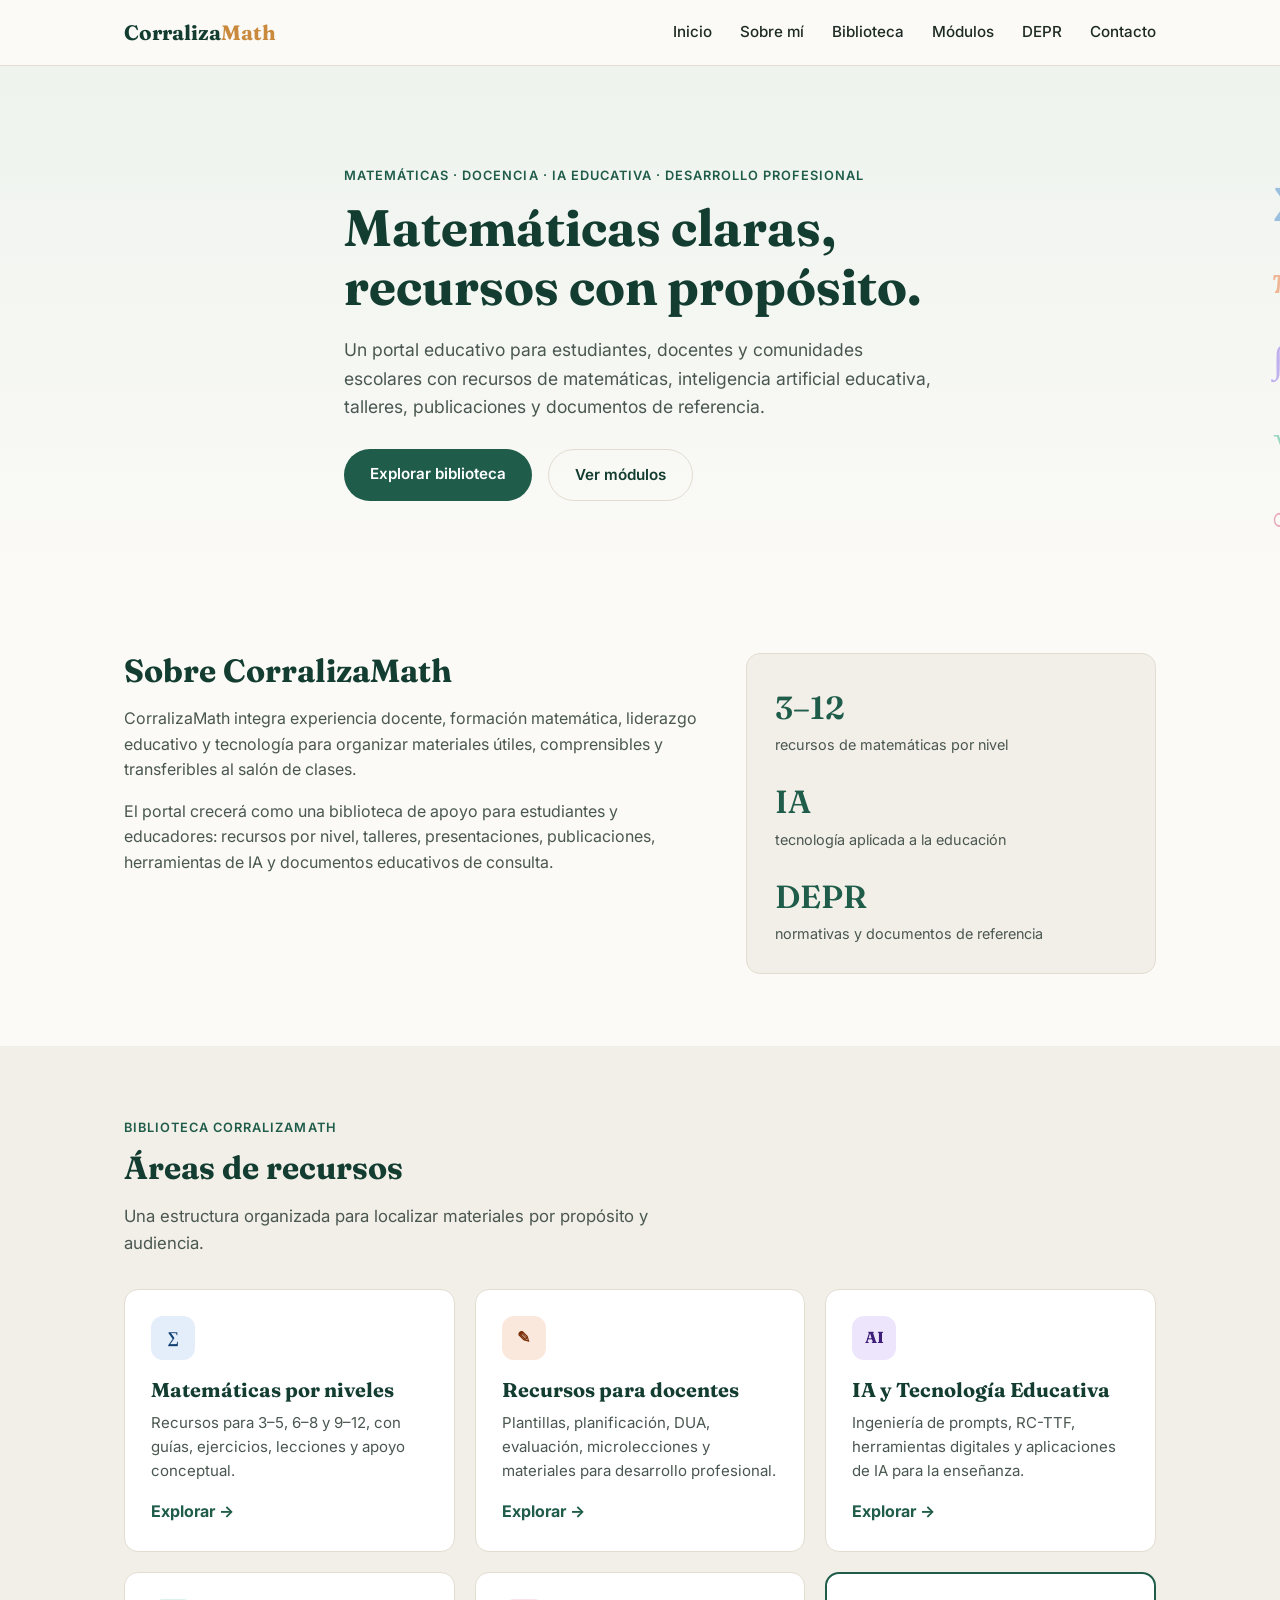
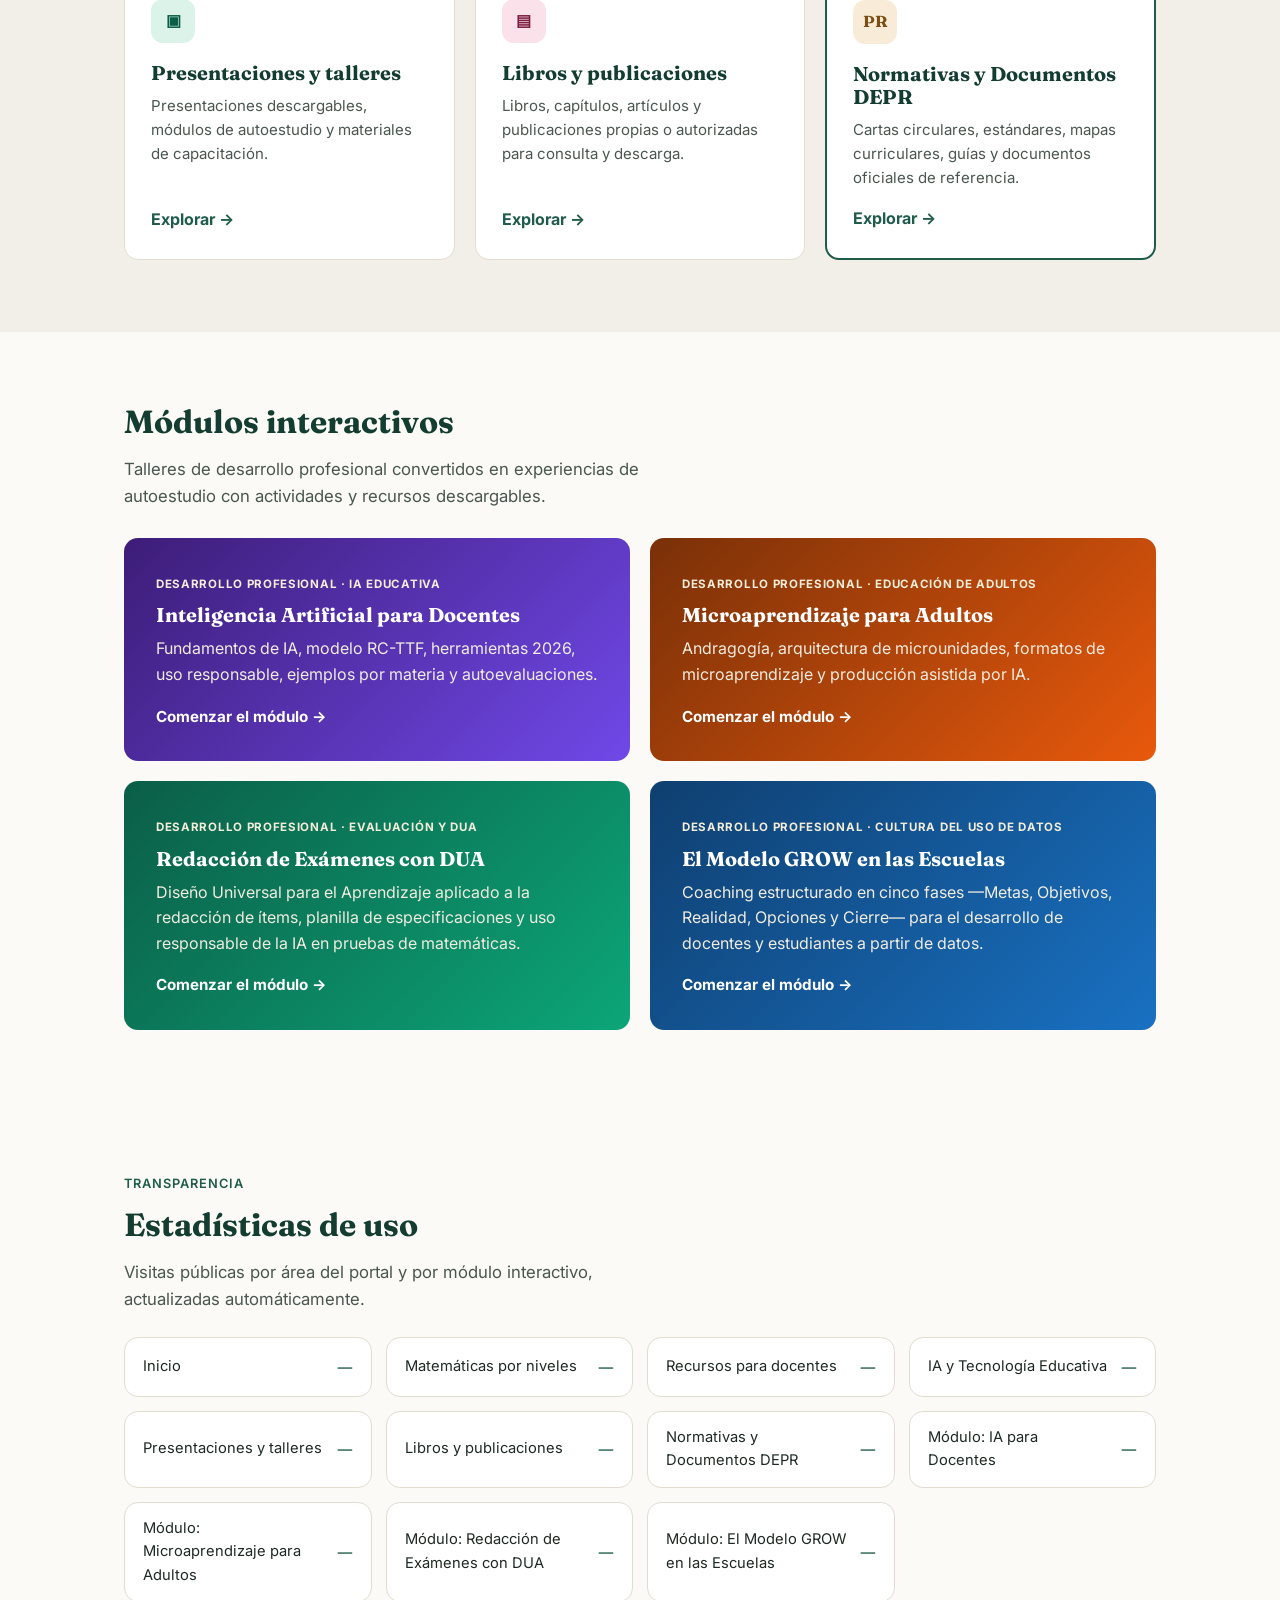
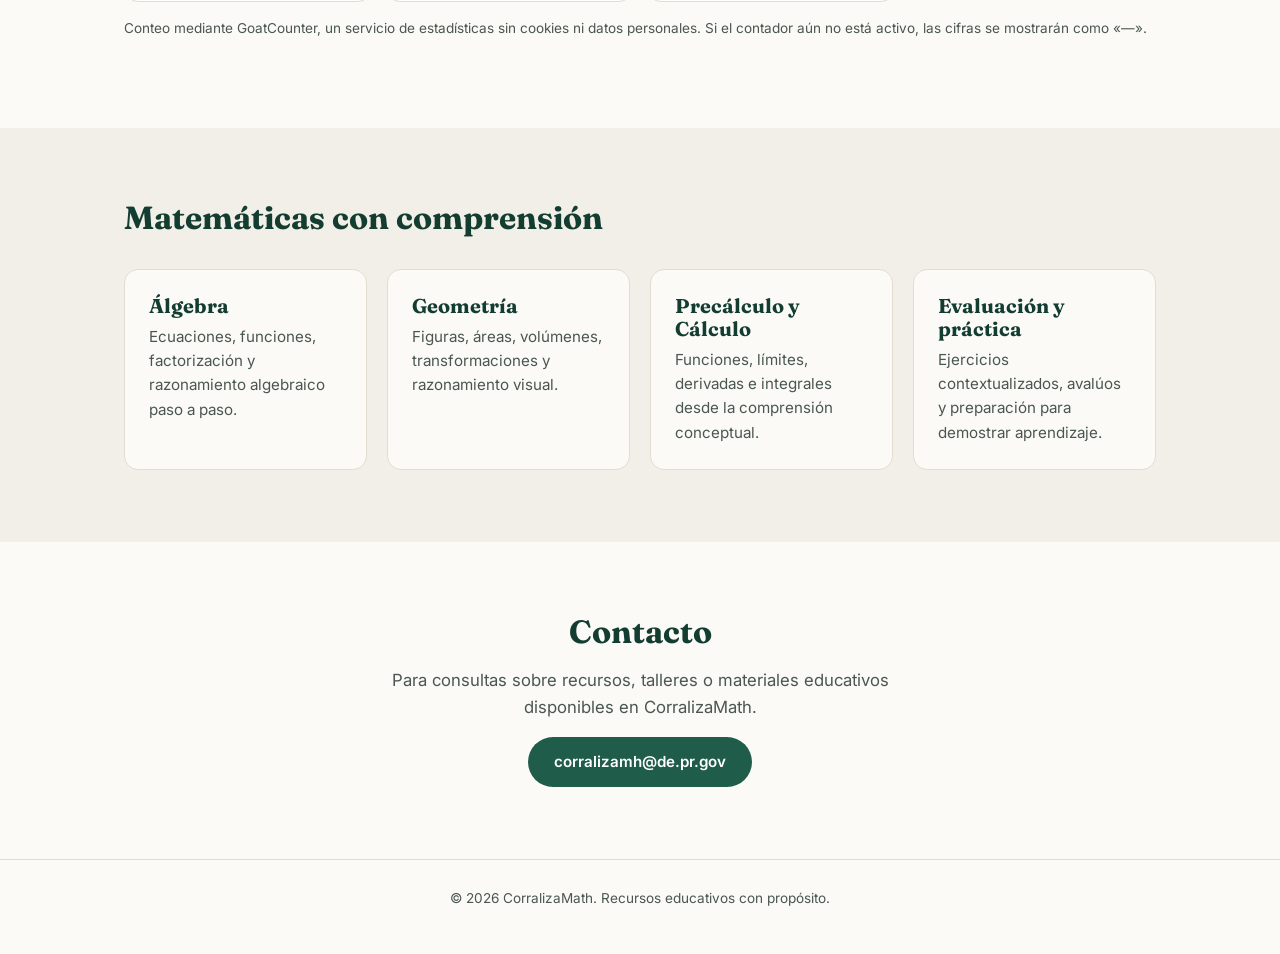
<file: index.html>
<!DOCTYPE html>
<html lang="es">
<head>
  <meta charset="UTF-8">
  <meta name="viewport" content="width=device-width, initial-scale=1.0">
  <title>CorralizaMath | Matemáticas, docencia e innovación educativa</title>
  <meta name="description" content="CorralizaMath: portal educativo con recursos de matemáticas, materiales para docentes, IA educativa, talleres, publicaciones y documentos DEPR.">
  <link rel="icon" href="data:image/svg+xml,<svg xmlns=%22http://www.w3.org/2000/svg%22 viewBox=%220 0 100 100%22><text y=%22.9em%22 font-size=%2290%22>∑</text></svg>">
  <link rel="preconnect" href="https://fonts.googleapis.com">
  <link rel="preconnect" href="https://fonts.gstatic.com" crossorigin>
  <link href="https://fonts.googleapis.com/css2?family=Fraunces:wght@500;600;700&family=Inter:wght@400;500;600;700&display=swap" rel="stylesheet">
  <link rel="stylesheet" href="css/styles.css">
</head>
<body>
  <header class="site-header">
    <div class="container header-inner">
      <a href="#inicio" class="logo">Corraliza<span>Math</span></a>
      <button class="nav-toggle" id="navToggle" aria-label="Abrir menú" aria-expanded="false">
        <span></span><span></span><span></span>
      </button>
      <nav class="site-nav" id="siteNav">
        <a href="#inicio">Inicio</a>
        <a href="#sobre-mi">Sobre mí</a>
        <a href="#biblioteca">Biblioteca</a>
        <a href="#modulos">Módulos</a>
        <a href="normativas-depr/index.html">DEPR</a>
        <a href="#contacto">Contacto</a>
      </nav>
    </div>
  </header>

  <main>
    <section id="inicio" class="hero">
      <div class="container hero-inner">
        <p class="eyebrow">Matemáticas · Docencia · IA educativa · Desarrollo profesional</p>
        <h1>Matemáticas claras,<br>recursos con propósito.</h1>
        <p class="lead">
          Un portal educativo para estudiantes, docentes y comunidades escolares con recursos de matemáticas,
          inteligencia artificial educativa, talleres, publicaciones y documentos de referencia.
        </p>
        <div class="hero-actions">
          <a href="#biblioteca" class="btn btn-primary">Explorar biblioteca</a>
          <a href="#modulos" class="btn btn-ghost">Ver módulos</a>
        </div>
      </div>
      <div class="hero-formula" aria-hidden="true">
        <span>∑</span><span>π</span><span>∫</span><span>√</span><span>∞</span><span>Δ</span>
      </div>
    </section>

    <section id="sobre-mi" class="section">
      <div class="container two-col">
        <div>
          <h2>Sobre CorralizaMath</h2>
          <p>
            CorralizaMath integra experiencia docente, formación matemática, liderazgo educativo y tecnología
            para organizar materiales útiles, comprensibles y transferibles al salón de clases.
          </p>
          <p>
            El portal crecerá como una biblioteca de apoyo para estudiantes y educadores: recursos por nivel,
            talleres, presentaciones, publicaciones, herramientas de IA y documentos educativos de consulta.
          </p>
        </div>
        <div class="stats">
          <div class="stat">
            <span class="stat-num">3–12</span>
            <span class="stat-label">recursos de matemáticas por nivel</span>
          </div>
          <div class="stat">
            <span class="stat-num">IA</span>
            <span class="stat-label">tecnología aplicada a la educación</span>
          </div>
          <div class="stat">
            <span class="stat-num">DEPR</span>
            <span class="stat-label">normativas y documentos de referencia</span>
          </div>
        </div>
      </div>
    </section>

    <section id="biblioteca" class="section section-alt">
      <div class="container">
        <p class="eyebrow">Biblioteca CorralizaMath</p>
        <h2>Áreas de recursos</h2>
        <p class="section-intro">Una estructura organizada para localizar materiales por propósito y audiencia.</p>
        <div class="portal-grid">
          <a class="portal-card portal-card-blue" href="matematicas/index.html">
            <span class="portal-icon" aria-hidden="true">∑</span>
            <h3>Matemáticas por niveles</h3>
            <p>Recursos para 3–5, 6–8 y 9–12, con guías, ejercicios, lecciones y apoyo conceptual.</p>
            <span class="portal-cta">Explorar →</span>
          </a>
          <a class="portal-card portal-card-orange" href="docentes/index.html">
            <span class="portal-icon" aria-hidden="true">✎</span>
            <h3>Recursos para docentes</h3>
            <p>Plantillas, planificación, DUA, evaluación, microlecciones y materiales para desarrollo profesional.</p>
            <span class="portal-cta">Explorar →</span>
          </a>
          <a class="portal-card portal-card-purple" href="ia-tecnologia/index.html">
            <span class="portal-icon" aria-hidden="true">AI</span>
            <h3>IA y Tecnología Educativa</h3>
            <p>Ingeniería de prompts, RC-TTF, herramientas digitales y aplicaciones de IA para la enseñanza.</p>
            <span class="portal-cta">Explorar →</span>
          </a>
          <a class="portal-card portal-card-teal" href="presentaciones/index.html">
            <span class="portal-icon" aria-hidden="true">▣</span>
            <h3>Presentaciones y talleres</h3>
            <p>Presentaciones descargables, módulos de autoestudio y materiales de capacitación.</p>
            <span class="portal-cta">Explorar →</span>
          </a>
          <a class="portal-card portal-card-pink" href="libros/index.html">
            <span class="portal-icon" aria-hidden="true">▤</span>
            <h3>Libros y publicaciones</h3>
            <p>Libros, capítulos, artículos y publicaciones propias o autorizadas para consulta y descarga.</p>
            <span class="portal-cta">Explorar →</span>
          </a>
          <a class="portal-card portal-card-featured portal-card-gold" href="normativas-depr/index.html">
            <span class="portal-icon" aria-hidden="true">PR</span>
            <h3>Normativas y Documentos DEPR</h3>
            <p>Cartas circulares, estándares, mapas curriculares, guías y documentos oficiales de referencia.</p>
            <span class="portal-cta">Explorar →</span>
          </a>
        </div>
      </div>
    </section>

    <section id="modulos" class="section">
      <div class="container">
        <h2>Módulos interactivos</h2>
        <p class="section-intro">Talleres de desarrollo profesional convertidos en experiencias de autoestudio con actividades y recursos descargables.</p>
        <div class="module-card-grid">
          <a class="module-card module-card-purple" href="modulos/ia-para-docentes/index.html">
            <div class="module-card-text">
              <span class="module-card-tag">Desarrollo profesional · IA educativa</span>
              <h3>Inteligencia Artificial para Docentes</h3>
              <p>Fundamentos de IA, modelo RC-TTF, herramientas 2026, uso responsable, ejemplos por materia y autoevaluaciones.</p>
              <span class="module-card-cta">Comenzar el módulo →</span>
            </div>
          </a>
          <a class="module-card module-card-orange" href="modulos/microaprendizaje-adultos/index.html">
            <div class="module-card-text">
              <span class="module-card-tag">Desarrollo profesional · Educación de adultos</span>
              <h3>Microaprendizaje para Adultos</h3>
              <p>Andragogía, arquitectura de microunidades, formatos de microaprendizaje y producción asistida por IA.</p>
              <span class="module-card-cta">Comenzar el módulo →</span>
            </div>
          </a>
          <a class="module-card module-card-teal" href="modulos/redaccion-examenes-dua/index.html">
            <div class="module-card-text">
              <span class="module-card-tag">Desarrollo profesional · Evaluación y DUA</span>
              <h3>Redacción de Exámenes con DUA</h3>
              <p>Diseño Universal para el Aprendizaje aplicado a la redacción de ítems, planilla de especificaciones y uso responsable de la IA en pruebas de matemáticas.</p>
              <span class="module-card-cta">Comenzar el módulo →</span>
            </div>
          </a>
          <a class="module-card module-card-blue" href="modulos/modelo-grow-escuelas/index.html">
            <div class="module-card-text">
              <span class="module-card-tag">Desarrollo profesional · Cultura del uso de datos</span>
              <h3>El Modelo GROW en las Escuelas</h3>
              <p>Coaching estructurado en cinco fases —Metas, Objetivos, Realidad, Opciones y Cierre— para el desarrollo de docentes y estudiantes a partir de datos.</p>
              <span class="module-card-cta">Comenzar el módulo →</span>
            </div>
          </a>
        </div>
      </div>
    </section>

    <section id="estadisticas" class="section">
      <div class="container">
        <p class="eyebrow">Transparencia</p>
        <h2>Estadísticas de uso</h2>
        <p class="section-intro">Visitas públicas por área del portal y por módulo interactivo, actualizadas automáticamente.</p>
        <div class="visit-summary-grid" id="visitSummary">
          <div class="visit-zone"><span class="visit-zone-name">Cargando estadísticas…</span></div>
        </div>
        <p class="source-note" style="margin-top:16px; font-size:0.85rem; color:var(--color-ink-soft);">Conteo mediante GoatCounter, un servicio de estadísticas sin cookies ni datos personales. Si el contador aún no está activo, las cifras se mostrarán como «—».</p>
      </div>
    </section>

    <section id="temas" class="section section-alt">
      <div class="container">
        <h2>Matemáticas con comprensión</h2>
        <div class="cards">
          <article class="card"><h3>Álgebra</h3><p>Ecuaciones, funciones, factorización y razonamiento algebraico paso a paso.</p></article>
          <article class="card"><h3>Geometría</h3><p>Figuras, áreas, volúmenes, transformaciones y razonamiento visual.</p></article>
          <article class="card"><h3>Precálculo y Cálculo</h3><p>Funciones, límites, derivadas e integrales desde la comprensión conceptual.</p></article>
          <article class="card"><h3>Evaluación y práctica</h3><p>Ejercicios contextualizados, avalúos y preparación para demostrar aprendizaje.</p></article>
        </div>
      </div>
    </section>

    <section id="contacto" class="section">
      <div class="container contact-inner">
        <h2>Contacto</h2>
        <p class="section-intro">Para consultas sobre recursos, talleres o materiales educativos disponibles en CorralizaMath.</p>
        <a class="btn btn-primary" href="mailto:corralizamh@de.pr.gov">corralizamh@de.pr.gov</a>
      </div>
    </section>
  </main>

  <footer class="site-footer">
    <div class="container">
      <p>&copy; <span id="year"></span> CorralizaMath. Recursos educativos con propósito.</p>
    </div>
  </footer>
  <script src="js/main.js"></script>
  <script src="js/visits.js"></script>
  <script>
    renderVisitSummary("visitSummary", [
      { label: "Inicio", paths: ["/", "/index.html"] },
      { label: "Matemáticas por niveles", paths: ["/matematicas/index.html"] },
      { label: "Recursos para docentes", paths: ["/docentes/index.html"] },
      { label: "IA y Tecnología Educativa", paths: ["/ia-tecnologia/index.html"] },
      { label: "Presentaciones y talleres", paths: ["/presentaciones/index.html"] },
      { label: "Libros y publicaciones", paths: ["/libros/index.html"] },
      { label: "Normativas y Documentos DEPR", paths: ["/normativas-depr/index.html"] },
      { label: "Módulo: IA para Docentes", paths: ["/modulos/ia-para-docentes/index.html"] },
      { label: "Módulo: Microaprendizaje para Adultos", paths: ["/modulos/microaprendizaje-adultos/index.html"] },
      { label: "Módulo: Redacción de Exámenes con DUA", paths: ["/modulos/redaccion-examenes-dua/index.html"] },
      { label: "Módulo: El Modelo GROW en las Escuelas", paths: ["/modulos/modelo-grow-escuelas/index.html"] },
    ]);
  </script>
  <script data-goatcounter="https://corralizamath.goatcounter.com/count" async src="//gc.zgo.at/count.js"></script>
</body>
</html>
</file>
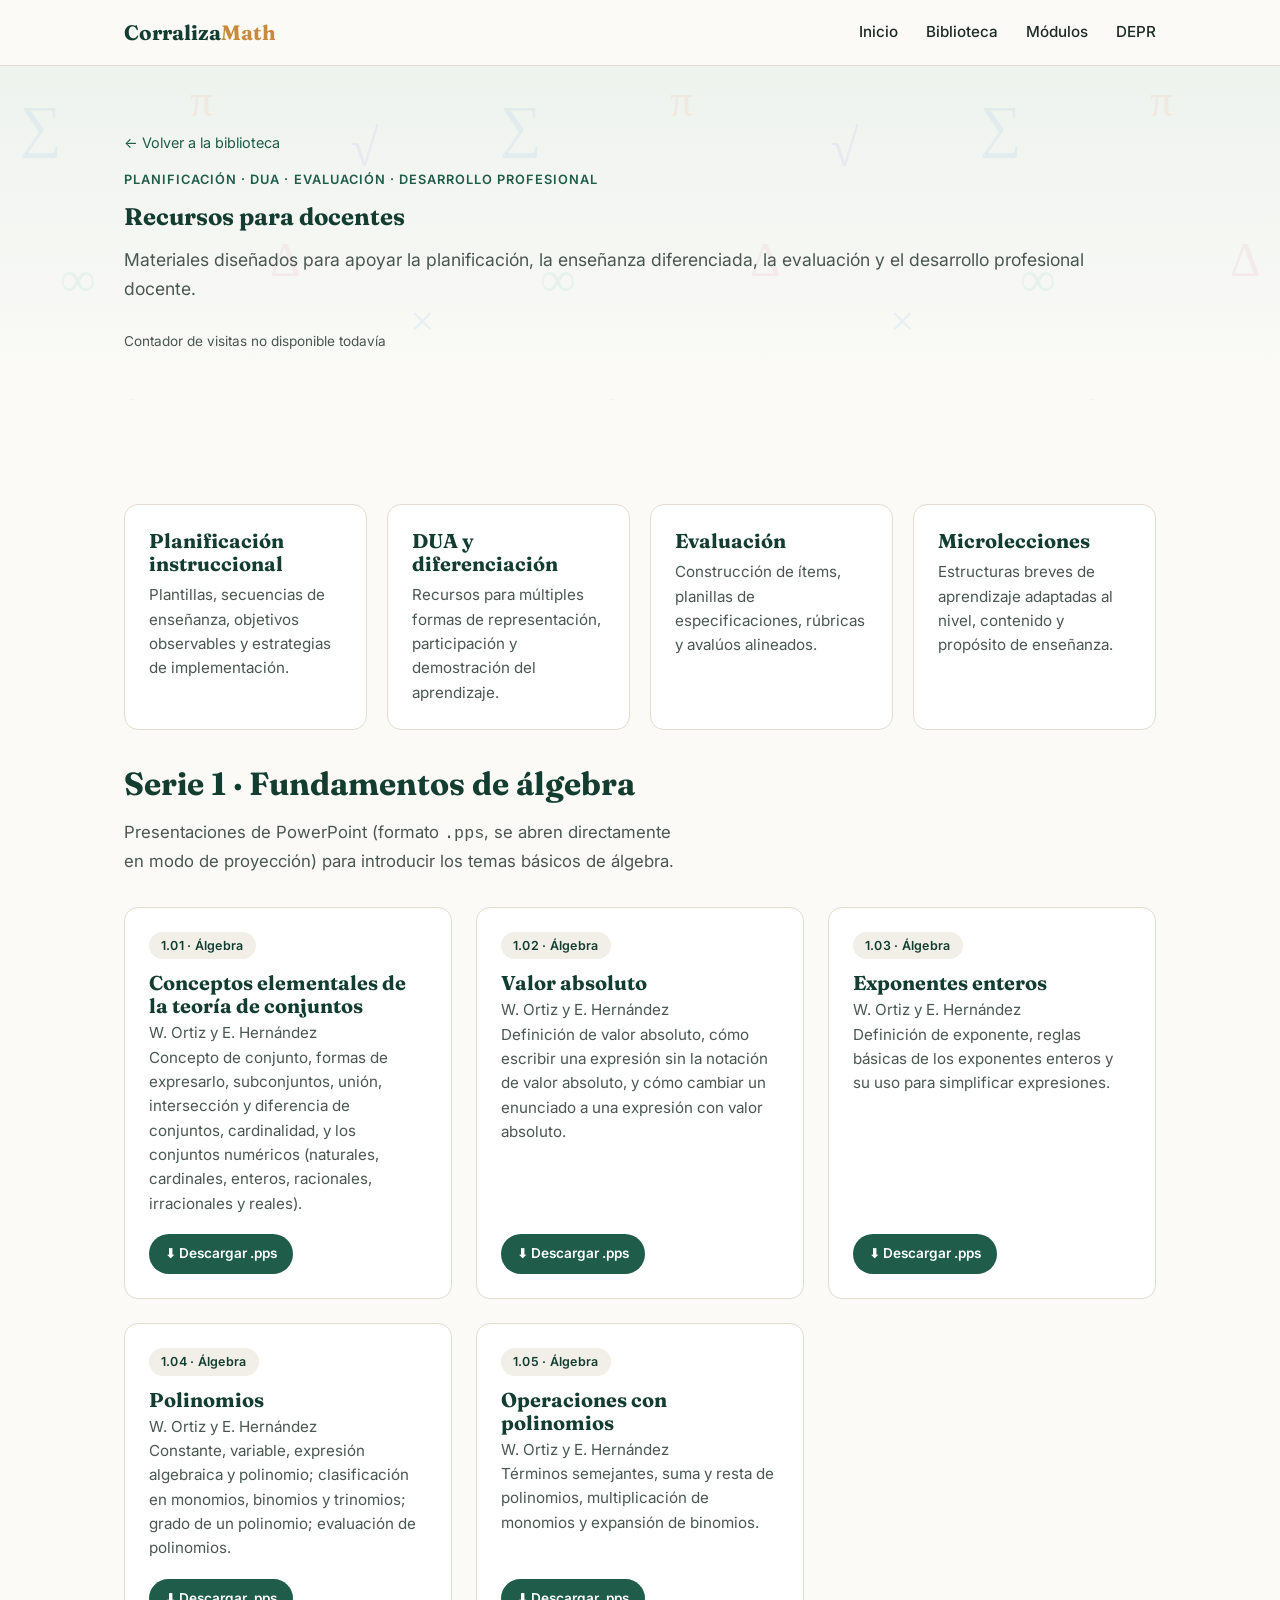
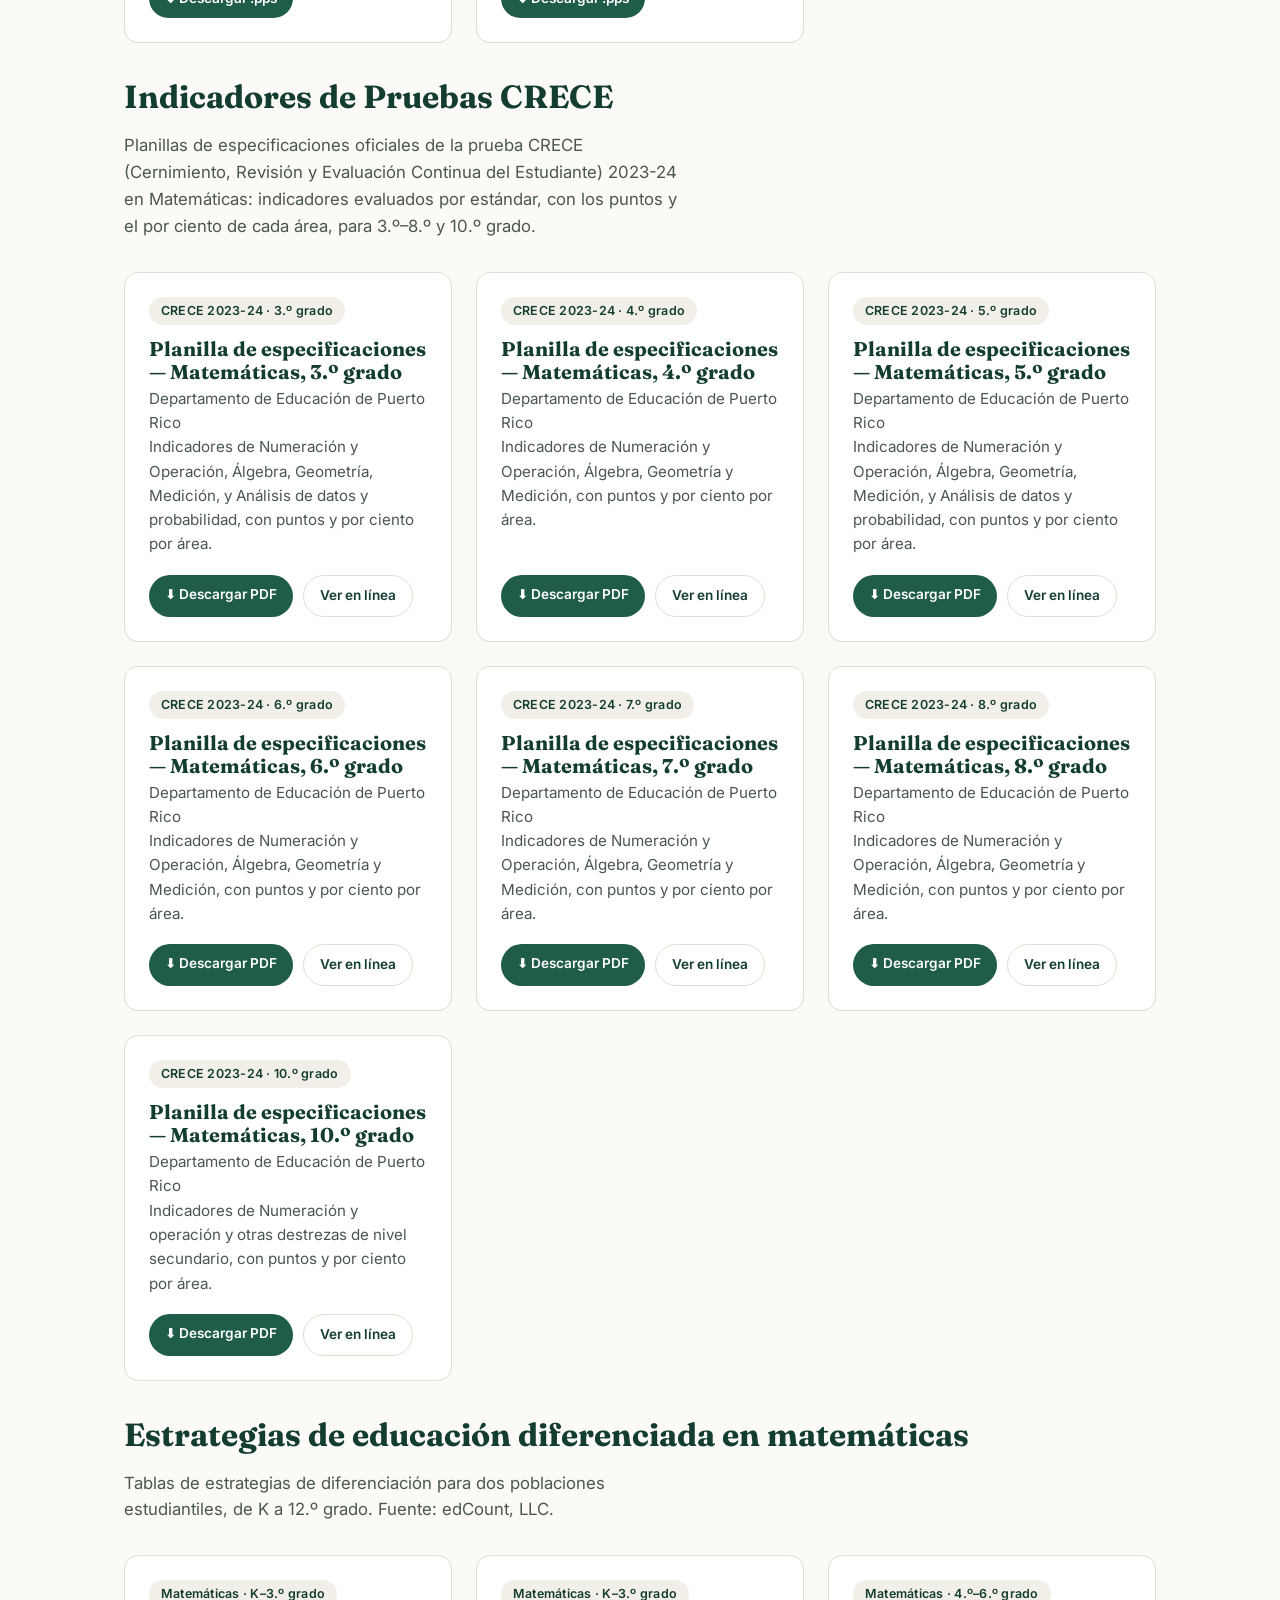
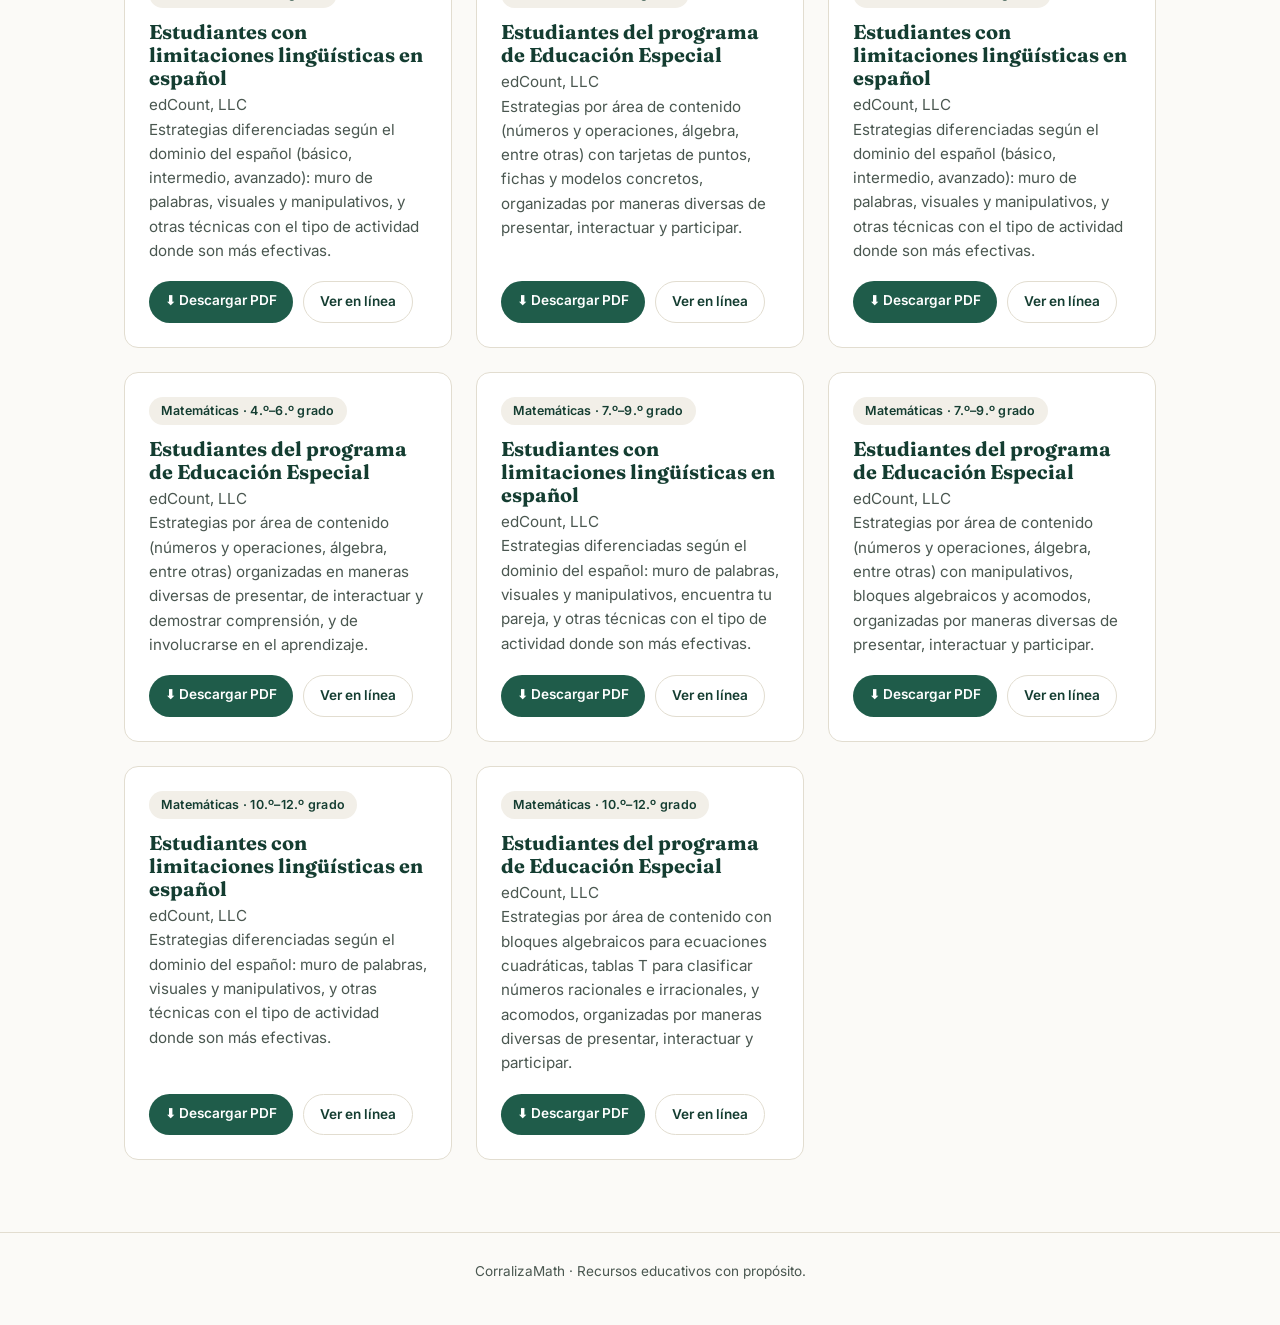
<file: docentes/index.html>
<!DOCTYPE html>
<html lang="es">
<head>
  <meta charset="UTF-8">
  <meta name="viewport" content="width=device-width, initial-scale=1.0">
  <title>Recursos para docentes | CorralizaMath</title>
  <meta name="description" content="Materiales diseñados para apoyar la planificación, la enseñanza diferenciada, la evaluación y el desarrollo profesional docente.">
  <link rel="preconnect" href="https://fonts.googleapis.com">
  <link rel="preconnect" href="https://fonts.gstatic.com" crossorigin>
  <link href="https://fonts.googleapis.com/css2?family=Fraunces:wght@500;600;700&family=Inter:wght@400;500;600;700&display=swap" rel="stylesheet">
  <link rel="stylesheet" href="../css/styles.css">
</head>
<body>
  <header class="site-header">
    <div class="container header-inner">
      <a href="../index.html" class="logo">Corraliza<span>Math</span></a>
      <nav class="site-nav">
        <a href="../index.html">Inicio</a>
        <a href="../index.html#biblioteca">Biblioteca</a>
        <a href="../index.html#modulos">Módulos</a>
        <a href="../normativas-depr/index.html">DEPR</a>
      </nav>
    </div>
  </header>
  <main>
    <section class="page-hero">
      <div class="container">
        <a class="breadcrumb" href="../index.html#biblioteca">← Volver a la biblioteca</a>
        <p class="eyebrow">Planificación · DUA · Evaluación · Desarrollo profesional</p>
        <h1>Recursos para docentes</h1>
        <p class="lead">Materiales diseñados para apoyar la planificación, la enseñanza diferenciada, la evaluación y el desarrollo profesional docente.</p>
        <p class="visit-badge" id="visitBadge"></p>
      </div>
    </section>
    <section class="section"><div class="container">
        <div class="cards">
          <article class="card"><h3>Planificación instruccional</h3><p>Plantillas, secuencias de enseñanza, objetivos observables y estrategias de implementación.</p></article>
          <article class="card"><h3>DUA y diferenciación</h3><p>Recursos para múltiples formas de representación, participación y demostración del aprendizaje.</p></article>
          <article class="card"><h3>Evaluación</h3><p>Construcción de ítems, planillas de especificaciones, rúbricas y avalúos alineados.</p></article>
          <article class="card"><h3>Microlecciones</h3><p>Estructuras breves de aprendizaje adaptadas al nivel, contenido y propósito de enseñanza.</p></article>
        </div>
        <h2 style="margin-top:36px;">Serie 1 · Fundamentos de álgebra</h2>
        <p class="section-intro">Presentaciones de PowerPoint (formato <code>.pps</code>, se abren directamente en modo de proyección) para introducir los temas básicos de álgebra.</p>
        <div class="pub-grid">
          <article class="card pub-card">
            <span class="pub-tag">1.01 · Álgebra</span>
            <h3>Conceptos elementales de la teoría de conjuntos</h3>
            <p class="pub-meta">W. Ortiz y E. Hernández</p>
            <p class="pub-desc">Concepto de conjunto, formas de expresarlo, subconjuntos, unión, intersección y diferencia de conjuntos, cardinalidad, y los conjuntos numéricos (naturales, cardinales, enteros, racionales, irracionales y reales).</p>
            <div class="pub-actions">
              <a class="btn btn-primary btn-small" href="../recursos/docentes/1.01-conceptos-elementales-teoria-de-conjuntos.pps" download>⬇ Descargar .pps</a>
            </div>
          </article>

          <article class="card pub-card">
            <span class="pub-tag">1.02 · Álgebra</span>
            <h3>Valor absoluto</h3>
            <p class="pub-meta">W. Ortiz y E. Hernández</p>
            <p class="pub-desc">Definición de valor absoluto, cómo escribir una expresión sin la notación de valor absoluto, y cómo cambiar un enunciado a una expresión con valor absoluto.</p>
            <div class="pub-actions">
              <a class="btn btn-primary btn-small" href="../recursos/docentes/1.02-valor-absoluto.pps" download>⬇ Descargar .pps</a>
            </div>
          </article>

          <article class="card pub-card">
            <span class="pub-tag">1.03 · Álgebra</span>
            <h3>Exponentes enteros</h3>
            <p class="pub-meta">W. Ortiz y E. Hernández</p>
            <p class="pub-desc">Definición de exponente, reglas básicas de los exponentes enteros y su uso para simplificar expresiones.</p>
            <div class="pub-actions">
              <a class="btn btn-primary btn-small" href="../recursos/docentes/1.03-exponentes-enteros.pps" download>⬇ Descargar .pps</a>
            </div>
          </article>

          <article class="card pub-card">
            <span class="pub-tag">1.04 · Álgebra</span>
            <h3>Polinomios</h3>
            <p class="pub-meta">W. Ortiz y E. Hernández</p>
            <p class="pub-desc">Constante, variable, expresión algebraica y polinomio; clasificación en monomios, binomios y trinomios; grado de un polinomio; evaluación de polinomios.</p>
            <div class="pub-actions">
              <a class="btn btn-primary btn-small" href="../recursos/docentes/1.04-polinomios.pps" download>⬇ Descargar .pps</a>
            </div>
          </article>

          <article class="card pub-card">
            <span class="pub-tag">1.05 · Álgebra</span>
            <h3>Operaciones con polinomios</h3>
            <p class="pub-meta">W. Ortiz y E. Hernández</p>
            <p class="pub-desc">Términos semejantes, suma y resta de polinomios, multiplicación de monomios y expansión de binomios.</p>
            <div class="pub-actions">
              <a class="btn btn-primary btn-small" href="../recursos/docentes/1.05-operaciones-con-polinomios.pps" download>⬇ Descargar .pps</a>
            </div>
          </article>
        </div>

        <h2 style="margin-top:36px;">Indicadores de Pruebas CRECE</h2>
        <p class="section-intro">Planillas de especificaciones oficiales de la prueba CRECE (Cernimiento, Revisión y Evaluación Continua del Estudiante) 2023-24 en Matemáticas: indicadores evaluados por estándar, con los puntos y el por ciento de cada área, para 3.º–8.º y 10.º grado.</p>
        <div class="pub-grid">
          <article class="card pub-card">
            <span class="pub-tag">CRECE 2023-24 · 3.º grado</span>
            <h3>Planilla de especificaciones — Matemáticas, 3.º grado</h3>
            <p class="pub-meta">Departamento de Educación de Puerto Rico</p>
            <p class="pub-desc">Indicadores de Numeración y Operación, Álgebra, Geometría, Medición, y Análisis de datos y probabilidad, con puntos y por ciento por área.</p>
            <div class="pub-actions">
              <a class="btn btn-primary btn-small" href="../recursos/docentes/crece-2023-24-matematicas-grado-03.pdf" download>⬇ Descargar PDF</a>
              <a class="btn btn-ghost btn-small" href="../recursos/docentes/crece-2023-24-matematicas-grado-03.pdf" target="_blank" rel="noopener">Ver en línea</a>
            </div>
          </article>

          <article class="card pub-card">
            <span class="pub-tag">CRECE 2023-24 · 4.º grado</span>
            <h3>Planilla de especificaciones — Matemáticas, 4.º grado</h3>
            <p class="pub-meta">Departamento de Educación de Puerto Rico</p>
            <p class="pub-desc">Indicadores de Numeración y Operación, Álgebra, Geometría y Medición, con puntos y por ciento por área.</p>
            <div class="pub-actions">
              <a class="btn btn-primary btn-small" href="../recursos/docentes/crece-2023-24-matematicas-grado-04.pdf" download>⬇ Descargar PDF</a>
              <a class="btn btn-ghost btn-small" href="../recursos/docentes/crece-2023-24-matematicas-grado-04.pdf" target="_blank" rel="noopener">Ver en línea</a>
            </div>
          </article>

          <article class="card pub-card">
            <span class="pub-tag">CRECE 2023-24 · 5.º grado</span>
            <h3>Planilla de especificaciones — Matemáticas, 5.º grado</h3>
            <p class="pub-meta">Departamento de Educación de Puerto Rico</p>
            <p class="pub-desc">Indicadores de Numeración y Operación, Álgebra, Geometría, Medición, y Análisis de datos y probabilidad, con puntos y por ciento por área.</p>
            <div class="pub-actions">
              <a class="btn btn-primary btn-small" href="../recursos/docentes/crece-2023-24-matematicas-grado-05.pdf" download>⬇ Descargar PDF</a>
              <a class="btn btn-ghost btn-small" href="../recursos/docentes/crece-2023-24-matematicas-grado-05.pdf" target="_blank" rel="noopener">Ver en línea</a>
            </div>
          </article>

          <article class="card pub-card">
            <span class="pub-tag">CRECE 2023-24 · 6.º grado</span>
            <h3>Planilla de especificaciones — Matemáticas, 6.º grado</h3>
            <p class="pub-meta">Departamento de Educación de Puerto Rico</p>
            <p class="pub-desc">Indicadores de Numeración y Operación, Álgebra, Geometría y Medición, con puntos y por ciento por área.</p>
            <div class="pub-actions">
              <a class="btn btn-primary btn-small" href="../recursos/docentes/crece-2023-24-matematicas-grado-06.pdf" download>⬇ Descargar PDF</a>
              <a class="btn btn-ghost btn-small" href="../recursos/docentes/crece-2023-24-matematicas-grado-06.pdf" target="_blank" rel="noopener">Ver en línea</a>
            </div>
          </article>

          <article class="card pub-card">
            <span class="pub-tag">CRECE 2023-24 · 7.º grado</span>
            <h3>Planilla de especificaciones — Matemáticas, 7.º grado</h3>
            <p class="pub-meta">Departamento de Educación de Puerto Rico</p>
            <p class="pub-desc">Indicadores de Numeración y Operación, Álgebra, Geometría y Medición, con puntos y por ciento por área.</p>
            <div class="pub-actions">
              <a class="btn btn-primary btn-small" href="../recursos/docentes/crece-2023-24-matematicas-grado-07.pdf" download>⬇ Descargar PDF</a>
              <a class="btn btn-ghost btn-small" href="../recursos/docentes/crece-2023-24-matematicas-grado-07.pdf" target="_blank" rel="noopener">Ver en línea</a>
            </div>
          </article>

          <article class="card pub-card">
            <span class="pub-tag">CRECE 2023-24 · 8.º grado</span>
            <h3>Planilla de especificaciones — Matemáticas, 8.º grado</h3>
            <p class="pub-meta">Departamento de Educación de Puerto Rico</p>
            <p class="pub-desc">Indicadores de Numeración y Operación, Álgebra, Geometría y Medición, con puntos y por ciento por área.</p>
            <div class="pub-actions">
              <a class="btn btn-primary btn-small" href="../recursos/docentes/crece-2023-24-matematicas-grado-08.pdf" download>⬇ Descargar PDF</a>
              <a class="btn btn-ghost btn-small" href="../recursos/docentes/crece-2023-24-matematicas-grado-08.pdf" target="_blank" rel="noopener">Ver en línea</a>
            </div>
          </article>

          <article class="card pub-card">
            <span class="pub-tag">CRECE 2023-24 · 10.º grado</span>
            <h3>Planilla de especificaciones — Matemáticas, 10.º grado</h3>
            <p class="pub-meta">Departamento de Educación de Puerto Rico</p>
            <p class="pub-desc">Indicadores de Numeración y operación y otras destrezas de nivel secundario, con puntos y por ciento por área.</p>
            <div class="pub-actions">
              <a class="btn btn-primary btn-small" href="../recursos/docentes/crece-2023-24-matematicas-grado-10.pdf" download>⬇ Descargar PDF</a>
              <a class="btn btn-ghost btn-small" href="../recursos/docentes/crece-2023-24-matematicas-grado-10.pdf" target="_blank" rel="noopener">Ver en línea</a>
            </div>
          </article>
        </div>

        <h2 style="margin-top:36px;">Estrategias de educación diferenciada en matemáticas</h2>
        <p class="section-intro">Tablas de estrategias de diferenciación para dos poblaciones estudiantiles, de K a 12.º grado. Fuente: edCount, LLC.</p>
        <div class="pub-grid">
          <article class="card pub-card">
            <span class="pub-tag">Matemáticas · K–3.º grado</span>
            <h3>Estudiantes con limitaciones lingüísticas en español</h3>
            <p class="pub-meta">edCount, LLC</p>
            <p class="pub-desc">Estrategias diferenciadas según el dominio del español (básico, intermedio, avanzado): muro de palabras, visuales y manipulativos, y otras técnicas con el tipo de actividad donde son más efectivas.</p>
            <div class="pub-actions">
              <a class="btn btn-primary btn-small" href="../recursos/docentes/estrategias-diferenciacion-limitaciones-linguisticas-k-3.pdf" download>⬇ Descargar PDF</a>
              <a class="btn btn-ghost btn-small" href="../recursos/docentes/estrategias-diferenciacion-limitaciones-linguisticas-k-3.pdf" target="_blank" rel="noopener">Ver en línea</a>
            </div>
          </article>

          <article class="card pub-card">
            <span class="pub-tag">Matemáticas · K–3.º grado</span>
            <h3>Estudiantes del programa de Educación Especial</h3>
            <p class="pub-meta">edCount, LLC</p>
            <p class="pub-desc">Estrategias por área de contenido (números y operaciones, álgebra, entre otras) con tarjetas de puntos, fichas y modelos concretos, organizadas por maneras diversas de presentar, interactuar y participar.</p>
            <div class="pub-actions">
              <a class="btn btn-primary btn-small" href="../recursos/docentes/estrategias-diferenciacion-educacion-especial-k-3.pdf" download>⬇ Descargar PDF</a>
              <a class="btn btn-ghost btn-small" href="../recursos/docentes/estrategias-diferenciacion-educacion-especial-k-3.pdf" target="_blank" rel="noopener">Ver en línea</a>
            </div>
          </article>

          <article class="card pub-card">
            <span class="pub-tag">Matemáticas · 4.º–6.º grado</span>
            <h3>Estudiantes con limitaciones lingüísticas en español</h3>
            <p class="pub-meta">edCount, LLC</p>
            <p class="pub-desc">Estrategias diferenciadas según el dominio del español (básico, intermedio, avanzado): muro de palabras, visuales y manipulativos, y otras técnicas con el tipo de actividad donde son más efectivas.</p>
            <div class="pub-actions">
              <a class="btn btn-primary btn-small" href="../recursos/docentes/estrategias-diferenciacion-limitaciones-linguisticas-4-6.pdf" download>⬇ Descargar PDF</a>
              <a class="btn btn-ghost btn-small" href="../recursos/docentes/estrategias-diferenciacion-limitaciones-linguisticas-4-6.pdf" target="_blank" rel="noopener">Ver en línea</a>
            </div>
          </article>

          <article class="card pub-card">
            <span class="pub-tag">Matemáticas · 4.º–6.º grado</span>
            <h3>Estudiantes del programa de Educación Especial</h3>
            <p class="pub-meta">edCount, LLC</p>
            <p class="pub-desc">Estrategias por área de contenido (números y operaciones, álgebra, entre otras) organizadas en maneras diversas de presentar, de interactuar y demostrar comprensión, y de involucrarse en el aprendizaje.</p>
            <div class="pub-actions">
              <a class="btn btn-primary btn-small" href="../recursos/docentes/estrategias-diferenciacion-educacion-especial-4-6.pdf" download>⬇ Descargar PDF</a>
              <a class="btn btn-ghost btn-small" href="../recursos/docentes/estrategias-diferenciacion-educacion-especial-4-6.pdf" target="_blank" rel="noopener">Ver en línea</a>
            </div>
          </article>

          <article class="card pub-card">
            <span class="pub-tag">Matemáticas · 7.º–9.º grado</span>
            <h3>Estudiantes con limitaciones lingüísticas en español</h3>
            <p class="pub-meta">edCount, LLC</p>
            <p class="pub-desc">Estrategias diferenciadas según el dominio del español: muro de palabras, visuales y manipulativos, encuentra tu pareja, y otras técnicas con el tipo de actividad donde son más efectivas.</p>
            <div class="pub-actions">
              <a class="btn btn-primary btn-small" href="../recursos/docentes/estrategias-diferenciacion-limitaciones-linguisticas-7-9.pdf" download>⬇ Descargar PDF</a>
              <a class="btn btn-ghost btn-small" href="../recursos/docentes/estrategias-diferenciacion-limitaciones-linguisticas-7-9.pdf" target="_blank" rel="noopener">Ver en línea</a>
            </div>
          </article>

          <article class="card pub-card">
            <span class="pub-tag">Matemáticas · 7.º–9.º grado</span>
            <h3>Estudiantes del programa de Educación Especial</h3>
            <p class="pub-meta">edCount, LLC</p>
            <p class="pub-desc">Estrategias por área de contenido (números y operaciones, álgebra, entre otras) con manipulativos, bloques algebraicos y acomodos, organizadas por maneras diversas de presentar, interactuar y participar.</p>
            <div class="pub-actions">
              <a class="btn btn-primary btn-small" href="../recursos/docentes/estrategias-diferenciacion-educacion-especial-7-9.pdf" download>⬇ Descargar PDF</a>
              <a class="btn btn-ghost btn-small" href="../recursos/docentes/estrategias-diferenciacion-educacion-especial-7-9.pdf" target="_blank" rel="noopener">Ver en línea</a>
            </div>
          </article>

          <article class="card pub-card">
            <span class="pub-tag">Matemáticas · 10.º–12.º grado</span>
            <h3>Estudiantes con limitaciones lingüísticas en español</h3>
            <p class="pub-meta">edCount, LLC</p>
            <p class="pub-desc">Estrategias diferenciadas según el dominio del español: muro de palabras, visuales y manipulativos, y otras técnicas con el tipo de actividad donde son más efectivas.</p>
            <div class="pub-actions">
              <a class="btn btn-primary btn-small" href="../recursos/docentes/estrategias-diferenciacion-limitaciones-linguisticas-10-12.pdf" download>⬇ Descargar PDF</a>
              <a class="btn btn-ghost btn-small" href="../recursos/docentes/estrategias-diferenciacion-limitaciones-linguisticas-10-12.pdf" target="_blank" rel="noopener">Ver en línea</a>
            </div>
          </article>

          <article class="card pub-card">
            <span class="pub-tag">Matemáticas · 10.º–12.º grado</span>
            <h3>Estudiantes del programa de Educación Especial</h3>
            <p class="pub-meta">edCount, LLC</p>
            <p class="pub-desc">Estrategias por área de contenido con bloques algebraicos para ecuaciones cuadráticas, tablas T para clasificar números racionales e irracionales, y acomodos, organizadas por maneras diversas de presentar, interactuar y participar.</p>
            <div class="pub-actions">
              <a class="btn btn-primary btn-small" href="../recursos/docentes/estrategias-diferenciacion-educacion-especial-10-12.pdf" download>⬇ Descargar PDF</a>
              <a class="btn btn-ghost btn-small" href="../recursos/docentes/estrategias-diferenciacion-educacion-especial-10-12.pdf" target="_blank" rel="noopener">Ver en línea</a>
            </div>
          </article>
        </div>
      </div></section>
  </main>
  <footer class="site-footer">
    <div class="container"><p>CorralizaMath · Recursos educativos con propósito.</p></div>
  </footer>
  <script src="../js/visits.js"></script>
  <script>renderVisitBadge("visitBadge");</script>
  <script data-goatcounter="https://corralizamath.goatcounter.com/count" async src="//gc.zgo.at/count.js"></script>
</body>
</html>
</file>
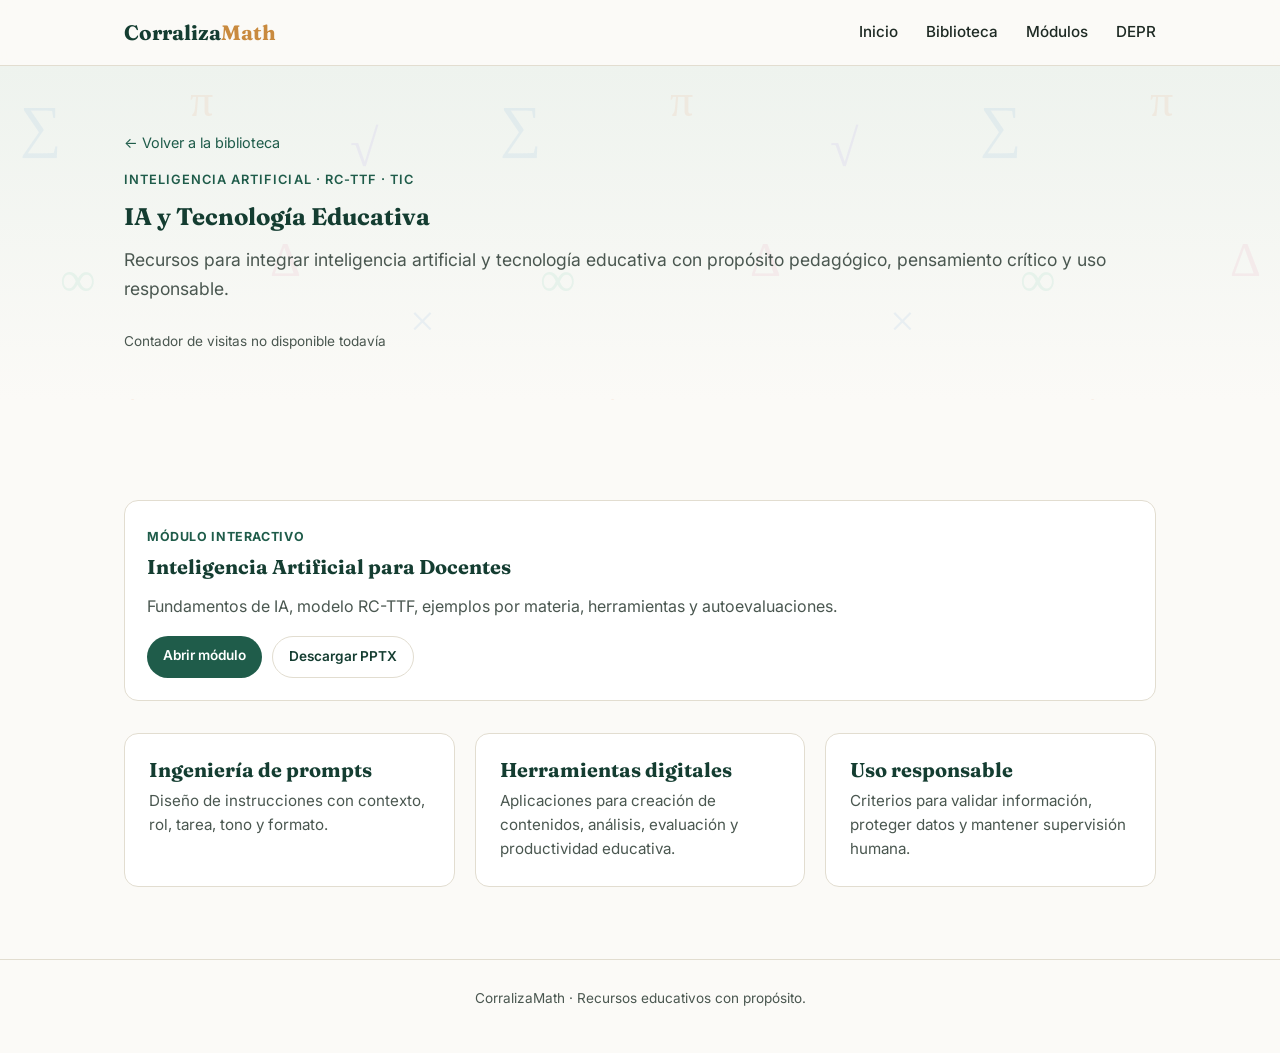
<file: ia-tecnologia/index.html>
<!DOCTYPE html>
<html lang="es">
<head>
  <meta charset="UTF-8">
  <meta name="viewport" content="width=device-width, initial-scale=1.0">
  <title>IA y Tecnología Educativa | CorralizaMath</title>
  <meta name="description" content="Recursos para integrar inteligencia artificial y tecnología educativa con propósito pedagógico, pensamiento crítico y uso responsable.">
  <link rel="preconnect" href="https://fonts.googleapis.com">
  <link rel="preconnect" href="https://fonts.gstatic.com" crossorigin>
  <link href="https://fonts.googleapis.com/css2?family=Fraunces:wght@500;600;700&family=Inter:wght@400;500;600;700&display=swap" rel="stylesheet">
  <link rel="stylesheet" href="../css/styles.css">
</head>
<body>
  <header class="site-header">
    <div class="container header-inner">
      <a href="../index.html" class="logo">Corraliza<span>Math</span></a>
      <nav class="site-nav">
        <a href="../index.html">Inicio</a>
        <a href="../index.html#biblioteca">Biblioteca</a>
        <a href="../index.html#modulos">Módulos</a>
        <a href="../normativas-depr/index.html">DEPR</a>
      </nav>
    </div>
  </header>
  <main>
    <section class="page-hero">
      <div class="container">
        <a class="breadcrumb" href="../index.html#biblioteca">← Volver a la biblioteca</a>
        <p class="eyebrow">Inteligencia artificial · RC-TTF · TIC</p>
        <h1>IA y Tecnología Educativa</h1>
        <p class="lead">Recursos para integrar inteligencia artificial y tecnología educativa con propósito pedagógico, pensamiento crítico y uso responsable.</p>
        <p class="visit-badge" id="visitBadge"></p>
      </div>
    </section>
    <section class="section"><div class="container">
        <div class="resource-list">
          <article class="resource-item">
            <span class="resource-meta">Módulo interactivo</span>
            <h3>Inteligencia Artificial para Docentes</h3>
            <p>Fundamentos de IA, modelo RC-TTF, ejemplos por materia, herramientas y autoevaluaciones.</p>
            <div class="resource-actions">
              <a class="btn btn-primary btn-small" href="../modulos/ia-para-docentes/index.html">Abrir módulo</a>
              <a class="btn btn-ghost btn-small" href="../recursos/IA-para-Docentes-Corraliza.pptx">Descargar PPTX</a>
            </div>
          </article>
        </div>
        <div class="cards">
          <article class="card"><h3>Ingeniería de prompts</h3><p>Diseño de instrucciones con contexto, rol, tarea, tono y formato.</p></article>
          <article class="card"><h3>Herramientas digitales</h3><p>Aplicaciones para creación de contenidos, análisis, evaluación y productividad educativa.</p></article>
          <article class="card"><h3>Uso responsable</h3><p>Criterios para validar información, proteger datos y mantener supervisión humana.</p></article>
        </div>
      </div></section>
  </main>
  <footer class="site-footer">
    <div class="container"><p>CorralizaMath · Recursos educativos con propósito.</p></div>
  </footer>
  <script src="../js/visits.js"></script>
  <script>renderVisitBadge("visitBadge");</script>
  <script data-goatcounter="https://corralizamath.goatcounter.com/count" async src="//gc.zgo.at/count.js"></script>
</body>
</html>
</file>
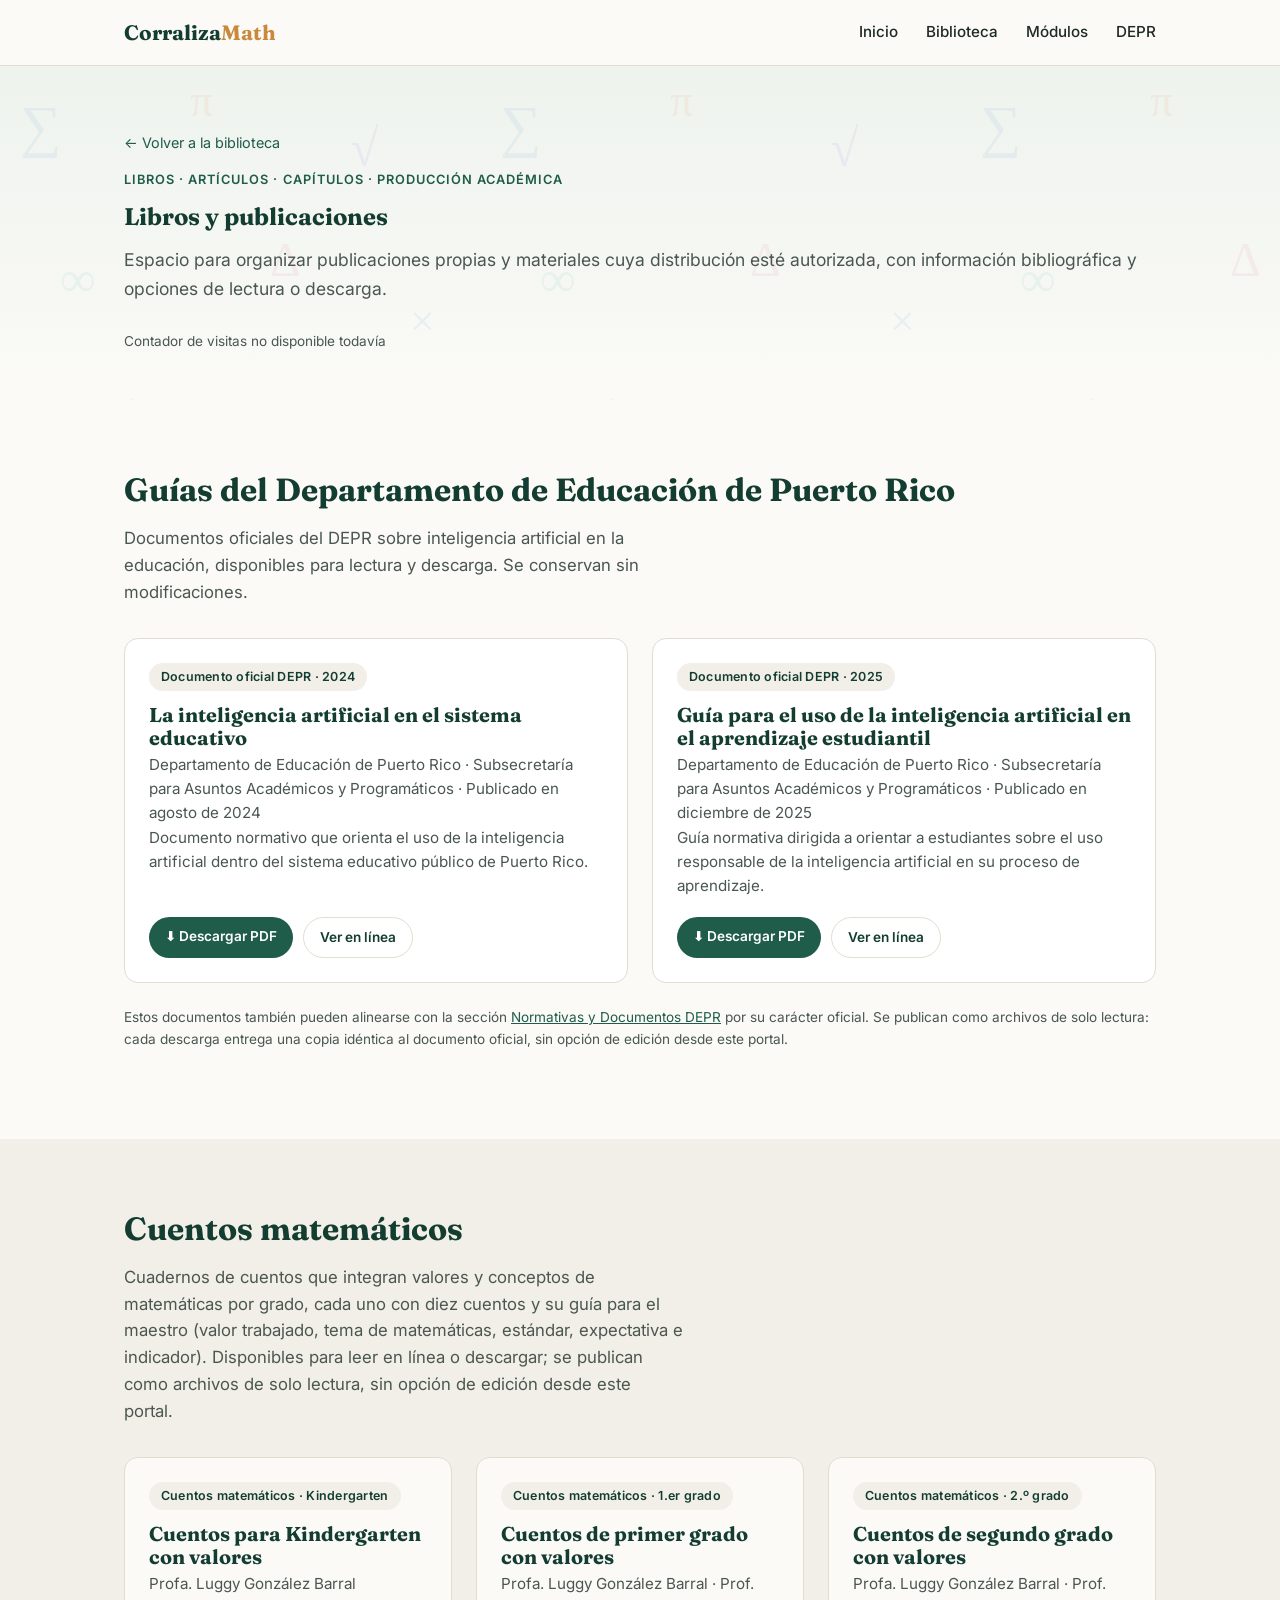
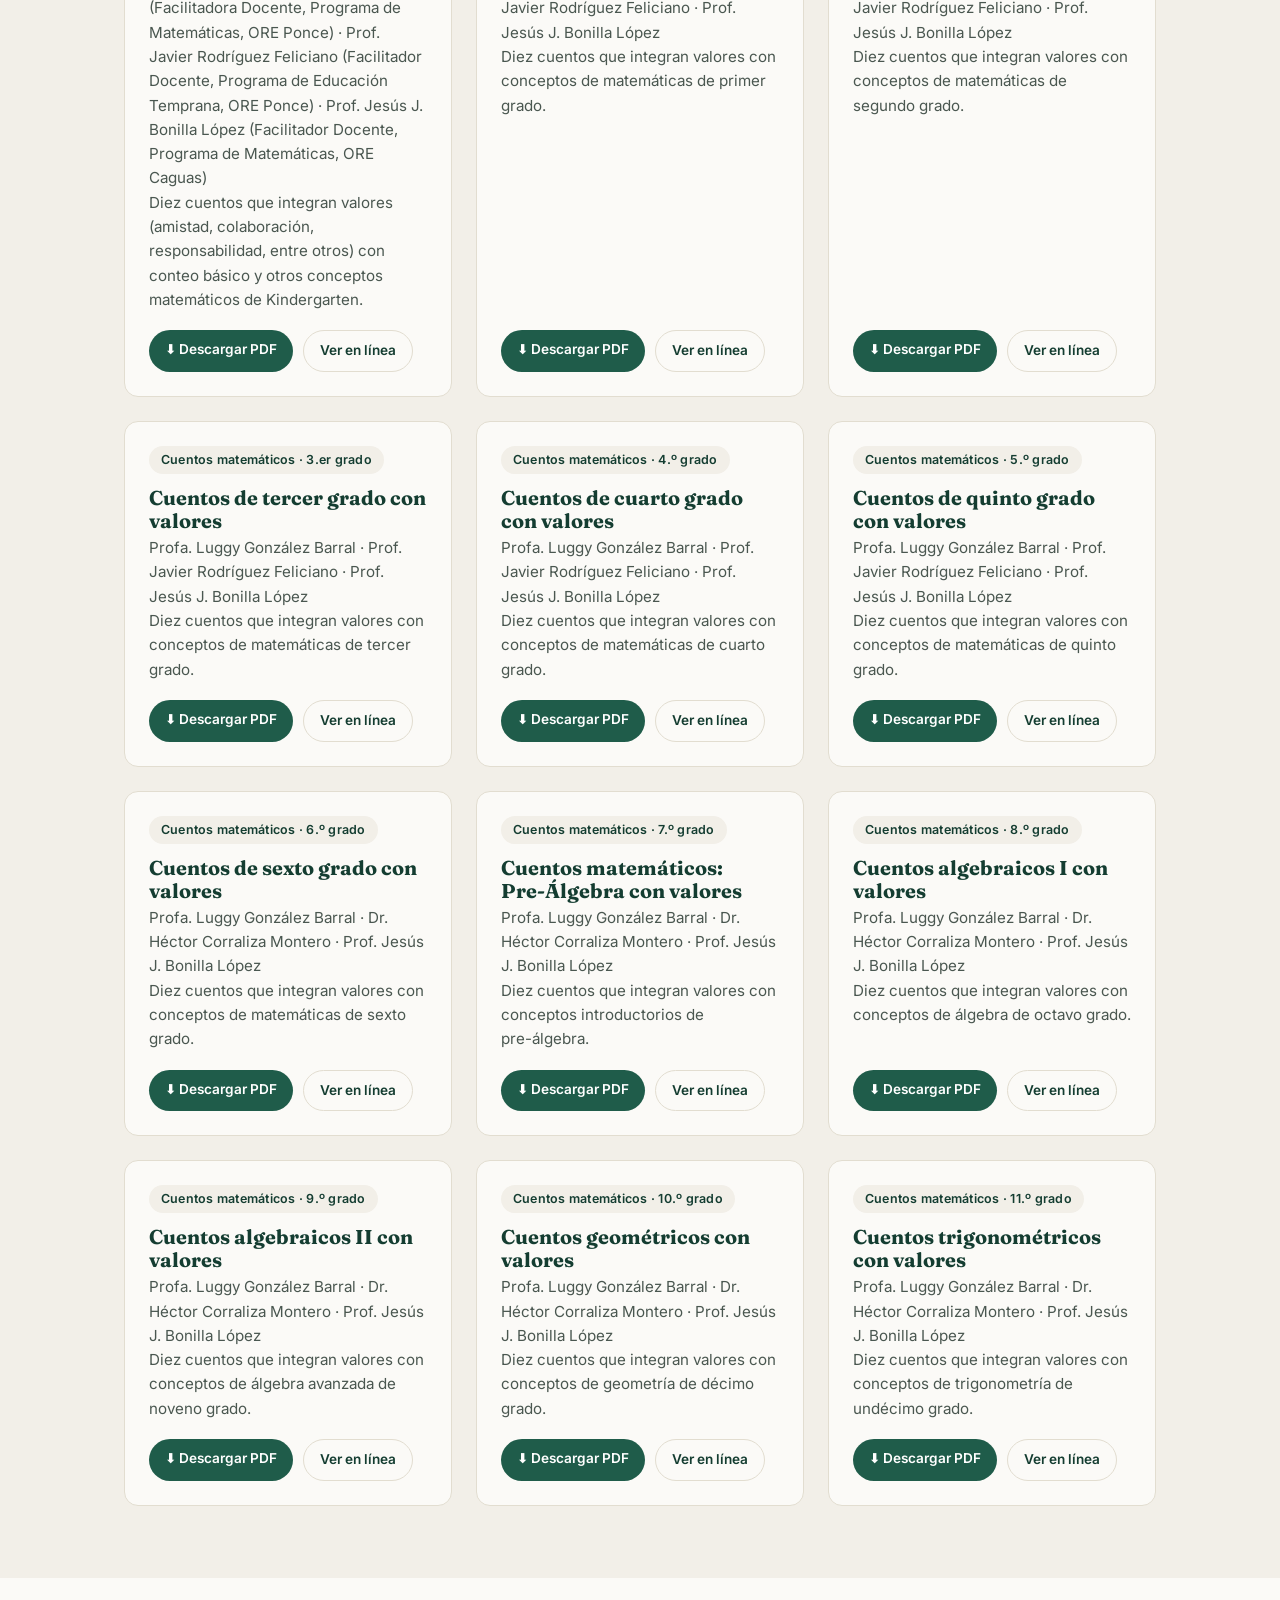
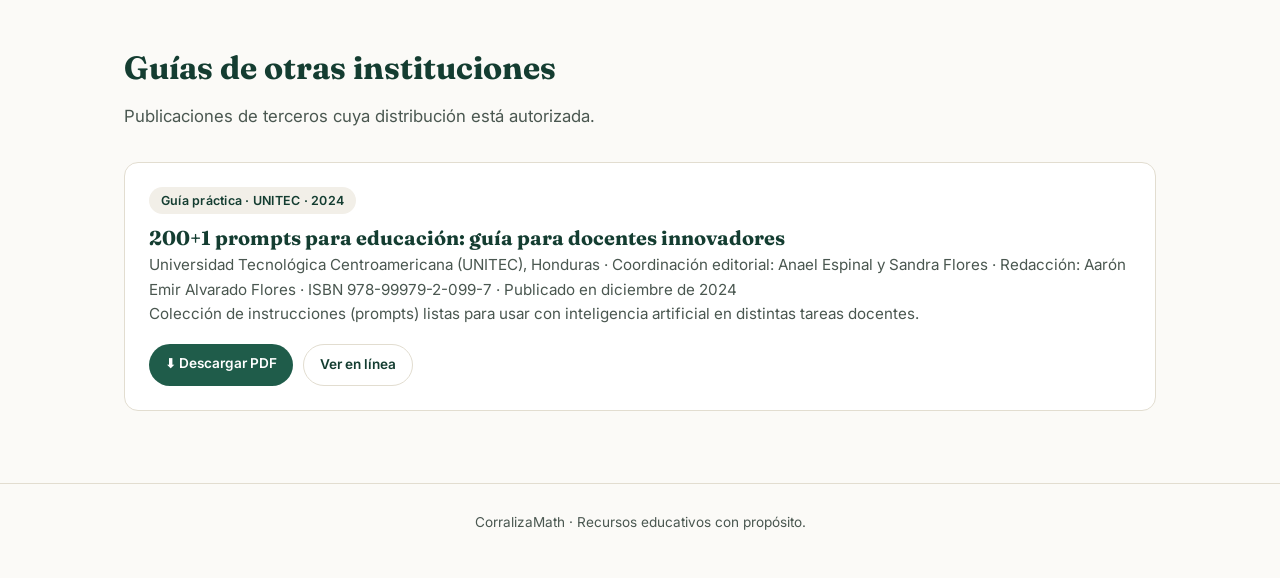
<file: libros/index.html>
<!DOCTYPE html>
<html lang="es">
<head>
  <meta charset="UTF-8">
  <meta name="viewport" content="width=device-width, initial-scale=1.0">
  <title>Libros y publicaciones | CorralizaMath</title>
  <meta name="description" content="Espacio para organizar publicaciones propias y materiales cuya distribución esté autorizada, con información bibliográfica y opciones de lectura o descarga.">
  <link rel="preconnect" href="https://fonts.googleapis.com">
  <link rel="preconnect" href="https://fonts.gstatic.com" crossorigin>
  <link href="https://fonts.googleapis.com/css2?family=Fraunces:wght@500;600;700&family=Inter:wght@400;500;600;700&display=swap" rel="stylesheet">
  <link rel="stylesheet" href="../css/styles.css">
</head>
<body>
  <header class="site-header">
    <div class="container header-inner">
      <a href="../index.html" class="logo">Corraliza<span>Math</span></a>
      <nav class="site-nav">
        <a href="../index.html">Inicio</a>
        <a href="../index.html#biblioteca">Biblioteca</a>
        <a href="../index.html#modulos">Módulos</a>
        <a href="../normativas-depr/index.html">DEPR</a>
      </nav>
    </div>
  </header>
  <main>
    <section class="page-hero">
      <div class="container">
        <a class="breadcrumb" href="../index.html#biblioteca">← Volver a la biblioteca</a>
        <p class="eyebrow">Libros · Artículos · Capítulos · Producción académica</p>
        <h1>Libros y publicaciones</h1>
        <p class="lead">Espacio para organizar publicaciones propias y materiales cuya distribución esté autorizada, con información bibliográfica y opciones de lectura o descarga.</p>
        <p class="visit-badge" id="visitBadge"></p>
      </div>
    </section>
    <section class="section"><div class="container">
        <h2>Guías del Departamento de Educación de Puerto Rico</h2>
        <p class="section-intro">Documentos oficiales del DEPR sobre inteligencia artificial en la educación, disponibles para lectura y descarga. Se conservan sin modificaciones.</p>
        <div class="pub-grid">
          <article class="card pub-card">
            <span class="pub-tag">Documento oficial DEPR · 2024</span>
            <h3>La inteligencia artificial en el sistema educativo</h3>
            <p class="pub-meta">Departamento de Educación de Puerto Rico · Subsecretaría para Asuntos Académicos y Programáticos · Publicado en agosto de 2024</p>
            <p class="pub-desc">Documento normativo que orienta el uso de la inteligencia artificial dentro del sistema educativo público de Puerto Rico.</p>
            <div class="pub-actions">
              <a class="btn btn-primary btn-small" href="../recursos/libros/ia-en-el-sistema-educativo-depr-2024.pdf" download>⬇ Descargar PDF</a>
              <a class="btn btn-ghost btn-small" href="../recursos/libros/ia-en-el-sistema-educativo-depr-2024.pdf" target="_blank" rel="noopener">Ver en línea</a>
            </div>
          </article>

          <article class="card pub-card">
            <span class="pub-tag">Documento oficial DEPR · 2025</span>
            <h3>Guía para el uso de la inteligencia artificial en el aprendizaje estudiantil</h3>
            <p class="pub-meta">Departamento de Educación de Puerto Rico · Subsecretaría para Asuntos Académicos y Programáticos · Publicado en diciembre de 2025</p>
            <p class="pub-desc">Guía normativa dirigida a orientar a estudiantes sobre el uso responsable de la inteligencia artificial en su proceso de aprendizaje.</p>
            <div class="pub-actions">
              <a class="btn btn-primary btn-small" href="../recursos/libros/guia-ia-aprendizaje-estudiantil-depr-2025.pdf" download>⬇ Descargar PDF</a>
              <a class="btn btn-ghost btn-small" href="../recursos/libros/guia-ia-aprendizaje-estudiantil-depr-2025.pdf" target="_blank" rel="noopener">Ver en línea</a>
            </div>
          </article>
        </div>
        <p class="source-note" style="margin-top:24px; font-size:0.85rem; color:var(--color-ink-soft);">Estos documentos también pueden alinearse con la sección <a href="../normativas-depr/index.html">Normativas y Documentos DEPR</a> por su carácter oficial. Se publican como archivos de solo lectura: cada descarga entrega una copia idéntica al documento oficial, sin opción de edición desde este portal.</p>
      </div></section>

    <section class="section section-alt"><div class="container">
        <h2>Cuentos matemáticos</h2>
        <p class="section-intro">Cuadernos de cuentos que integran valores y conceptos de matemáticas por grado, cada uno con diez cuentos y su guía para el maestro (valor trabajado, tema de matemáticas, estándar, expectativa e indicador). Disponibles para leer en línea o descargar; se publican como archivos de solo lectura, sin opción de edición desde este portal.</p>
        <div class="pub-grid">
          <article class="card pub-card">
            <span class="pub-tag">Cuentos matemáticos · Kindergarten</span>
            <h3>Cuentos para Kindergarten con valores</h3>
            <p class="pub-meta">Profa. Luggy González Barral (Facilitadora Docente, Programa de Matemáticas, ORE Ponce) · Prof. Javier Rodríguez Feliciano (Facilitador Docente, Programa de Educación Temprana, ORE Ponce) · Prof. Jesús J. Bonilla López (Facilitador Docente, Programa de Matemáticas, ORE Caguas)</p>
            <p class="pub-desc">Diez cuentos que integran valores (amistad, colaboración, responsabilidad, entre otros) con conteo básico y otros conceptos matemáticos de Kindergarten.</p>
            <div class="pub-actions">
              <a class="btn btn-primary btn-small" href="../recursos/libros/cuentos-matematicos-kinder.pdf" download>⬇ Descargar PDF</a>
              <a class="btn btn-ghost btn-small" href="../recursos/libros/cuentos-matematicos-kinder.pdf" target="_blank" rel="noopener">Ver en línea</a>
            </div>
          </article>

          <article class="card pub-card">
            <span class="pub-tag">Cuentos matemáticos · 1.er grado</span>
            <h3>Cuentos de primer grado con valores</h3>
            <p class="pub-meta">Profa. Luggy González Barral · Prof. Javier Rodríguez Feliciano · Prof. Jesús J. Bonilla López</p>
            <p class="pub-desc">Diez cuentos que integran valores con conceptos de matemáticas de primer grado.</p>
            <div class="pub-actions">
              <a class="btn btn-primary btn-small" href="../recursos/libros/cuentos-matematicos-primer-grado.pdf" download>⬇ Descargar PDF</a>
              <a class="btn btn-ghost btn-small" href="../recursos/libros/cuentos-matematicos-primer-grado.pdf" target="_blank" rel="noopener">Ver en línea</a>
            </div>
          </article>

          <article class="card pub-card">
            <span class="pub-tag">Cuentos matemáticos · 2.º grado</span>
            <h3>Cuentos de segundo grado con valores</h3>
            <p class="pub-meta">Profa. Luggy González Barral · Prof. Javier Rodríguez Feliciano · Prof. Jesús J. Bonilla López</p>
            <p class="pub-desc">Diez cuentos que integran valores con conceptos de matemáticas de segundo grado.</p>
            <div class="pub-actions">
              <a class="btn btn-primary btn-small" href="../recursos/libros/cuentos-matematicos-segundo-grado.pdf" download>⬇ Descargar PDF</a>
              <a class="btn btn-ghost btn-small" href="../recursos/libros/cuentos-matematicos-segundo-grado.pdf" target="_blank" rel="noopener">Ver en línea</a>
            </div>
          </article>

          <article class="card pub-card">
            <span class="pub-tag">Cuentos matemáticos · 3.er grado</span>
            <h3>Cuentos de tercer grado con valores</h3>
            <p class="pub-meta">Profa. Luggy González Barral · Prof. Javier Rodríguez Feliciano · Prof. Jesús J. Bonilla López</p>
            <p class="pub-desc">Diez cuentos que integran valores con conceptos de matemáticas de tercer grado.</p>
            <div class="pub-actions">
              <a class="btn btn-primary btn-small" href="../recursos/libros/cuentos-matematicos-tercer-grado.pdf" download>⬇ Descargar PDF</a>
              <a class="btn btn-ghost btn-small" href="../recursos/libros/cuentos-matematicos-tercer-grado.pdf" target="_blank" rel="noopener">Ver en línea</a>
            </div>
          </article>

          <article class="card pub-card">
            <span class="pub-tag">Cuentos matemáticos · 4.º grado</span>
            <h3>Cuentos de cuarto grado con valores</h3>
            <p class="pub-meta">Profa. Luggy González Barral · Prof. Javier Rodríguez Feliciano · Prof. Jesús J. Bonilla López</p>
            <p class="pub-desc">Diez cuentos que integran valores con conceptos de matemáticas de cuarto grado.</p>
            <div class="pub-actions">
              <a class="btn btn-primary btn-small" href="../recursos/libros/cuentos-matematicos-cuarto-grado.pdf" download>⬇ Descargar PDF</a>
              <a class="btn btn-ghost btn-small" href="../recursos/libros/cuentos-matematicos-cuarto-grado.pdf" target="_blank" rel="noopener">Ver en línea</a>
            </div>
          </article>

          <article class="card pub-card">
            <span class="pub-tag">Cuentos matemáticos · 5.º grado</span>
            <h3>Cuentos de quinto grado con valores</h3>
            <p class="pub-meta">Profa. Luggy González Barral · Prof. Javier Rodríguez Feliciano · Prof. Jesús J. Bonilla López</p>
            <p class="pub-desc">Diez cuentos que integran valores con conceptos de matemáticas de quinto grado.</p>
            <div class="pub-actions">
              <a class="btn btn-primary btn-small" href="../recursos/libros/cuentos-matematicos-quinto-grado.pdf" download>⬇ Descargar PDF</a>
              <a class="btn btn-ghost btn-small" href="../recursos/libros/cuentos-matematicos-quinto-grado.pdf" target="_blank" rel="noopener">Ver en línea</a>
            </div>
          </article>

          <article class="card pub-card">
            <span class="pub-tag">Cuentos matemáticos · 6.º grado</span>
            <h3>Cuentos de sexto grado con valores</h3>
            <p class="pub-meta">Profa. Luggy González Barral · Dr. Héctor Corraliza Montero · Prof. Jesús J. Bonilla López</p>
            <p class="pub-desc">Diez cuentos que integran valores con conceptos de matemáticas de sexto grado.</p>
            <div class="pub-actions">
              <a class="btn btn-primary btn-small" href="../recursos/libros/cuentos-matematicos-sexto-grado.pdf" download>⬇ Descargar PDF</a>
              <a class="btn btn-ghost btn-small" href="../recursos/libros/cuentos-matematicos-sexto-grado.pdf" target="_blank" rel="noopener">Ver en línea</a>
            </div>
          </article>

          <article class="card pub-card">
            <span class="pub-tag">Cuentos matemáticos · 7.º grado</span>
            <h3>Cuentos matemáticos: Pre-Álgebra con valores</h3>
            <p class="pub-meta">Profa. Luggy González Barral · Dr. Héctor Corraliza Montero · Prof. Jesús J. Bonilla López</p>
            <p class="pub-desc">Diez cuentos que integran valores con conceptos introductorios de pre-álgebra.</p>
            <div class="pub-actions">
              <a class="btn btn-primary btn-small" href="../recursos/libros/cuentos-matematicos-septimo-grado.pdf" download>⬇ Descargar PDF</a>
              <a class="btn btn-ghost btn-small" href="../recursos/libros/cuentos-matematicos-septimo-grado.pdf" target="_blank" rel="noopener">Ver en línea</a>
            </div>
          </article>

          <article class="card pub-card">
            <span class="pub-tag">Cuentos matemáticos · 8.º grado</span>
            <h3>Cuentos algebraicos I con valores</h3>
            <p class="pub-meta">Profa. Luggy González Barral · Dr. Héctor Corraliza Montero · Prof. Jesús J. Bonilla López</p>
            <p class="pub-desc">Diez cuentos que integran valores con conceptos de álgebra de octavo grado.</p>
            <div class="pub-actions">
              <a class="btn btn-primary btn-small" href="../recursos/libros/cuentos-matematicos-octavo-grado.pdf" download>⬇ Descargar PDF</a>
              <a class="btn btn-ghost btn-small" href="../recursos/libros/cuentos-matematicos-octavo-grado.pdf" target="_blank" rel="noopener">Ver en línea</a>
            </div>
          </article>

          <article class="card pub-card">
            <span class="pub-tag">Cuentos matemáticos · 9.º grado</span>
            <h3>Cuentos algebraicos II con valores</h3>
            <p class="pub-meta">Profa. Luggy González Barral · Dr. Héctor Corraliza Montero · Prof. Jesús J. Bonilla López</p>
            <p class="pub-desc">Diez cuentos que integran valores con conceptos de álgebra avanzada de noveno grado.</p>
            <div class="pub-actions">
              <a class="btn btn-primary btn-small" href="../recursos/libros/cuentos-matematicos-noveno-grado.pdf" download>⬇ Descargar PDF</a>
              <a class="btn btn-ghost btn-small" href="../recursos/libros/cuentos-matematicos-noveno-grado.pdf" target="_blank" rel="noopener">Ver en línea</a>
            </div>
          </article>

          <article class="card pub-card">
            <span class="pub-tag">Cuentos matemáticos · 10.º grado</span>
            <h3>Cuentos geométricos con valores</h3>
            <p class="pub-meta">Profa. Luggy González Barral · Dr. Héctor Corraliza Montero · Prof. Jesús J. Bonilla López</p>
            <p class="pub-desc">Diez cuentos que integran valores con conceptos de geometría de décimo grado.</p>
            <div class="pub-actions">
              <a class="btn btn-primary btn-small" href="../recursos/libros/cuentos-matematicos-decimo-grado.pdf" download>⬇ Descargar PDF</a>
              <a class="btn btn-ghost btn-small" href="../recursos/libros/cuentos-matematicos-decimo-grado.pdf" target="_blank" rel="noopener">Ver en línea</a>
            </div>
          </article>

          <article class="card pub-card">
            <span class="pub-tag">Cuentos matemáticos · 11.º grado</span>
            <h3>Cuentos trigonométricos con valores</h3>
            <p class="pub-meta">Profa. Luggy González Barral · Dr. Héctor Corraliza Montero · Prof. Jesús J. Bonilla López</p>
            <p class="pub-desc">Diez cuentos que integran valores con conceptos de trigonometría de undécimo grado.</p>
            <div class="pub-actions">
              <a class="btn btn-primary btn-small" href="../recursos/libros/cuentos-matematicos-undecimo-grado.pdf" download>⬇ Descargar PDF</a>
              <a class="btn btn-ghost btn-small" href="../recursos/libros/cuentos-matematicos-undecimo-grado.pdf" target="_blank" rel="noopener">Ver en línea</a>
            </div>
          </article>
        </div>
      </div></section>

    <section class="section"><div class="container">
        <h2>Guías de otras instituciones</h2>
        <p class="section-intro">Publicaciones de terceros cuya distribución está autorizada.</p>
        <div class="pub-grid">
          <article class="card pub-card">
            <span class="pub-tag">Guía práctica · UNITEC · 2024</span>
            <h3>200+1 prompts para educación: guía para docentes innovadores</h3>
            <p class="pub-meta">Universidad Tecnológica Centroamericana (UNITEC), Honduras · Coordinación editorial: Anael Espinal y Sandra Flores · Redacción: Aarón Emir Alvarado Flores · ISBN 978-99979-2-099-7 · Publicado en diciembre de 2024</p>
            <p class="pub-desc">Colección de instrucciones (prompts) listas para usar con inteligencia artificial en distintas tareas docentes.</p>
            <div class="pub-actions">
              <a class="btn btn-primary btn-small" href="../recursos/libros/200-prompts-para-educadores-unitec-2024.pdf" download>⬇ Descargar PDF</a>
              <a class="btn btn-ghost btn-small" href="../recursos/libros/200-prompts-para-educadores-unitec-2024.pdf" target="_blank" rel="noopener">Ver en línea</a>
            </div>
          </article>
        </div>
      </div></section>
  </main>
  <footer class="site-footer">
    <div class="container"><p>CorralizaMath · Recursos educativos con propósito.</p></div>
  </footer>
  <script src="../js/visits.js"></script>
  <script>renderVisitBadge("visitBadge");</script>
  <script data-goatcounter="https://corralizamath.goatcounter.com/count" async src="//gc.zgo.at/count.js"></script>
</body>
</html>
</file>
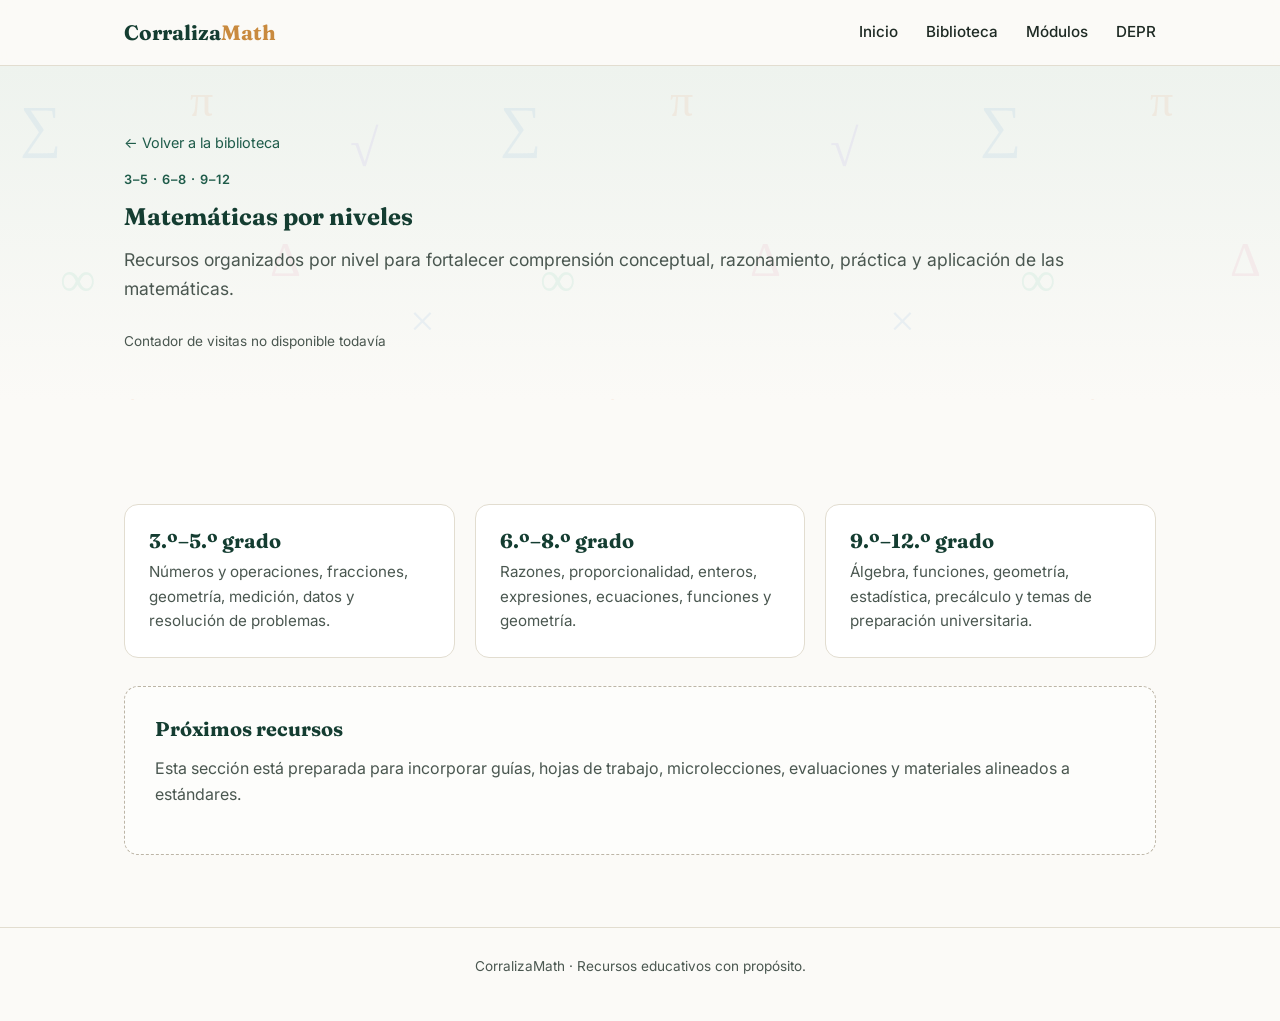
<file: matematicas/index.html>
<!DOCTYPE html>
<html lang="es">
<head>
  <meta charset="UTF-8">
  <meta name="viewport" content="width=device-width, initial-scale=1.0">
  <title>Matemáticas por niveles | CorralizaMath</title>
  <meta name="description" content="Recursos organizados por nivel para fortalecer comprensión conceptual, razonamiento, práctica y aplicación de las matemáticas.">
  <link rel="preconnect" href="https://fonts.googleapis.com">
  <link rel="preconnect" href="https://fonts.gstatic.com" crossorigin>
  <link href="https://fonts.googleapis.com/css2?family=Fraunces:wght@500;600;700&family=Inter:wght@400;500;600;700&display=swap" rel="stylesheet">
  <link rel="stylesheet" href="../css/styles.css">
</head>
<body>
  <header class="site-header">
    <div class="container header-inner">
      <a href="../index.html" class="logo">Corraliza<span>Math</span></a>
      <nav class="site-nav">
        <a href="../index.html">Inicio</a>
        <a href="../index.html#biblioteca">Biblioteca</a>
        <a href="../index.html#modulos">Módulos</a>
        <a href="../normativas-depr/index.html">DEPR</a>
      </nav>
    </div>
  </header>
  <main>
    <section class="page-hero">
      <div class="container">
        <a class="breadcrumb" href="../index.html#biblioteca">← Volver a la biblioteca</a>
        <p class="eyebrow">3–5 · 6–8 · 9–12</p>
        <h1>Matemáticas por niveles</h1>
        <p class="lead">Recursos organizados por nivel para fortalecer comprensión conceptual, razonamiento, práctica y aplicación de las matemáticas.</p>
        <p class="visit-badge" id="visitBadge"></p>
      </div>
    </section>
    <section class="section"><div class="container">
        <div class="cards">
          <article class="card"><h3>3.º–5.º grado</h3><p>Números y operaciones, fracciones, geometría, medición, datos y resolución de problemas.</p></article>
          <article class="card"><h3>6.º–8.º grado</h3><p>Razones, proporcionalidad, enteros, expresiones, ecuaciones, funciones y geometría.</p></article>
          <article class="card"><h3>9.º–12.º grado</h3><p>Álgebra, funciones, geometría, estadística, precálculo y temas de preparación universitaria.</p></article>
        </div>
        <div class="empty-state" style="margin-top:28px"><h3>Próximos recursos</h3><p>Esta sección está preparada para incorporar guías, hojas de trabajo, microlecciones, evaluaciones y materiales alineados a estándares.</p></div>
      </div></section>
  </main>
  <footer class="site-footer">
    <div class="container"><p>CorralizaMath · Recursos educativos con propósito.</p></div>
  </footer>
  <script src="../js/visits.js"></script>
  <script>renderVisitBadge("visitBadge");</script>
  <script data-goatcounter="https://corralizamath.goatcounter.com/count" async src="//gc.zgo.at/count.js"></script>
</body>
</html>
</file>
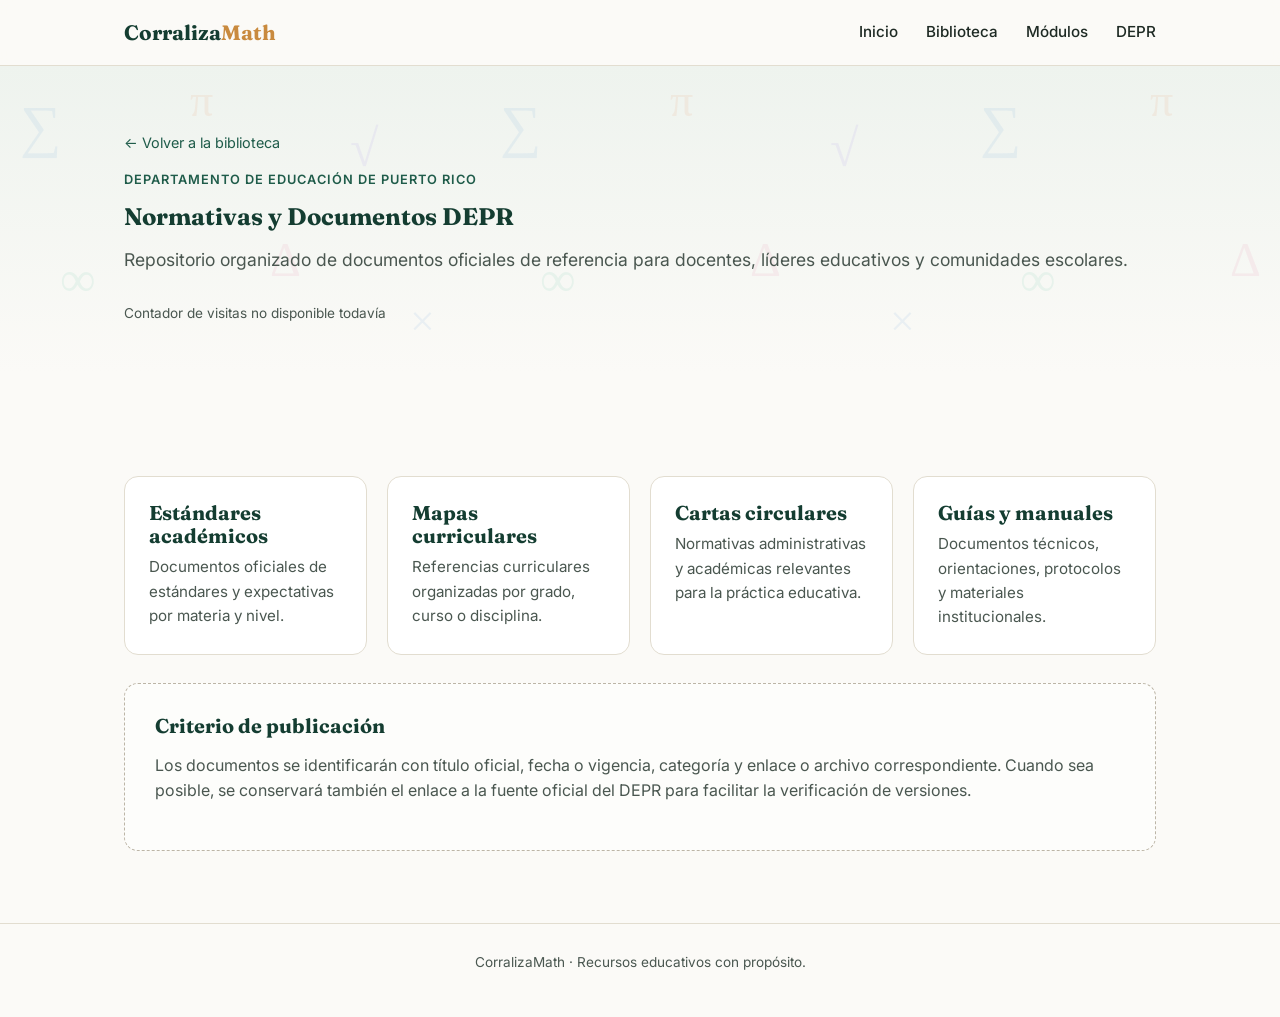
<file: normativas-depr/index.html>
<!DOCTYPE html>
<html lang="es">
<head>
  <meta charset="UTF-8">
  <meta name="viewport" content="width=device-width, initial-scale=1.0">
  <title>Normativas y Documentos DEPR | CorralizaMath</title>
  <meta name="description" content="Repositorio organizado de documentos oficiales de referencia para docentes, líderes educativos y comunidades escolares.">
  <link rel="preconnect" href="https://fonts.googleapis.com">
  <link rel="preconnect" href="https://fonts.gstatic.com" crossorigin>
  <link href="https://fonts.googleapis.com/css2?family=Fraunces:wght@500;600;700&family=Inter:wght@400;500;600;700&display=swap" rel="stylesheet">
  <link rel="stylesheet" href="../css/styles.css">
</head>
<body>
  <header class="site-header">
    <div class="container header-inner">
      <a href="../index.html" class="logo">Corraliza<span>Math</span></a>
      <nav class="site-nav">
        <a href="../index.html">Inicio</a>
        <a href="../index.html#biblioteca">Biblioteca</a>
        <a href="../index.html#modulos">Módulos</a>
        <a href="../normativas-depr/index.html">DEPR</a>
      </nav>
    </div>
  </header>
  <main>
    <section class="page-hero">
      <div class="container">
        <a class="breadcrumb" href="../index.html#biblioteca">← Volver a la biblioteca</a>
        <p class="eyebrow">Departamento de Educación de Puerto Rico</p>
        <h1>Normativas y Documentos DEPR</h1>
        <p class="lead">Repositorio organizado de documentos oficiales de referencia para docentes, líderes educativos y comunidades escolares.</p>
        <p class="visit-badge" id="visitBadge"></p>
      </div>
    </section>
    <section class="section"><div class="container">
        <div class="cards">
          <article class="card"><h3>Estándares académicos</h3><p>Documentos oficiales de estándares y expectativas por materia y nivel.</p></article>
          <article class="card"><h3>Mapas curriculares</h3><p>Referencias curriculares organizadas por grado, curso o disciplina.</p></article>
          <article class="card"><h3>Cartas circulares</h3><p>Normativas administrativas y académicas relevantes para la práctica educativa.</p></article>
          <article class="card"><h3>Guías y manuales</h3><p>Documentos técnicos, orientaciones, protocolos y materiales institucionales.</p></article>
        </div>
        <div class="empty-state" style="margin-top:28px">
          <h3>Criterio de publicación</h3>
          <p>Los documentos se identificarán con título oficial, fecha o vigencia, categoría y enlace o archivo correspondiente. Cuando sea posible, se conservará también el enlace a la fuente oficial del DEPR para facilitar la verificación de versiones.</p>
        </div>
      </div></section>
  </main>
  <footer class="site-footer">
    <div class="container"><p>CorralizaMath · Recursos educativos con propósito.</p></div>
  </footer>
  <script src="../js/visits.js"></script>
  <script>renderVisitBadge("visitBadge");</script>
  <script data-goatcounter="https://corralizamath.goatcounter.com/count" async src="//gc.zgo.at/count.js"></script>
</body>
</html>
</file>
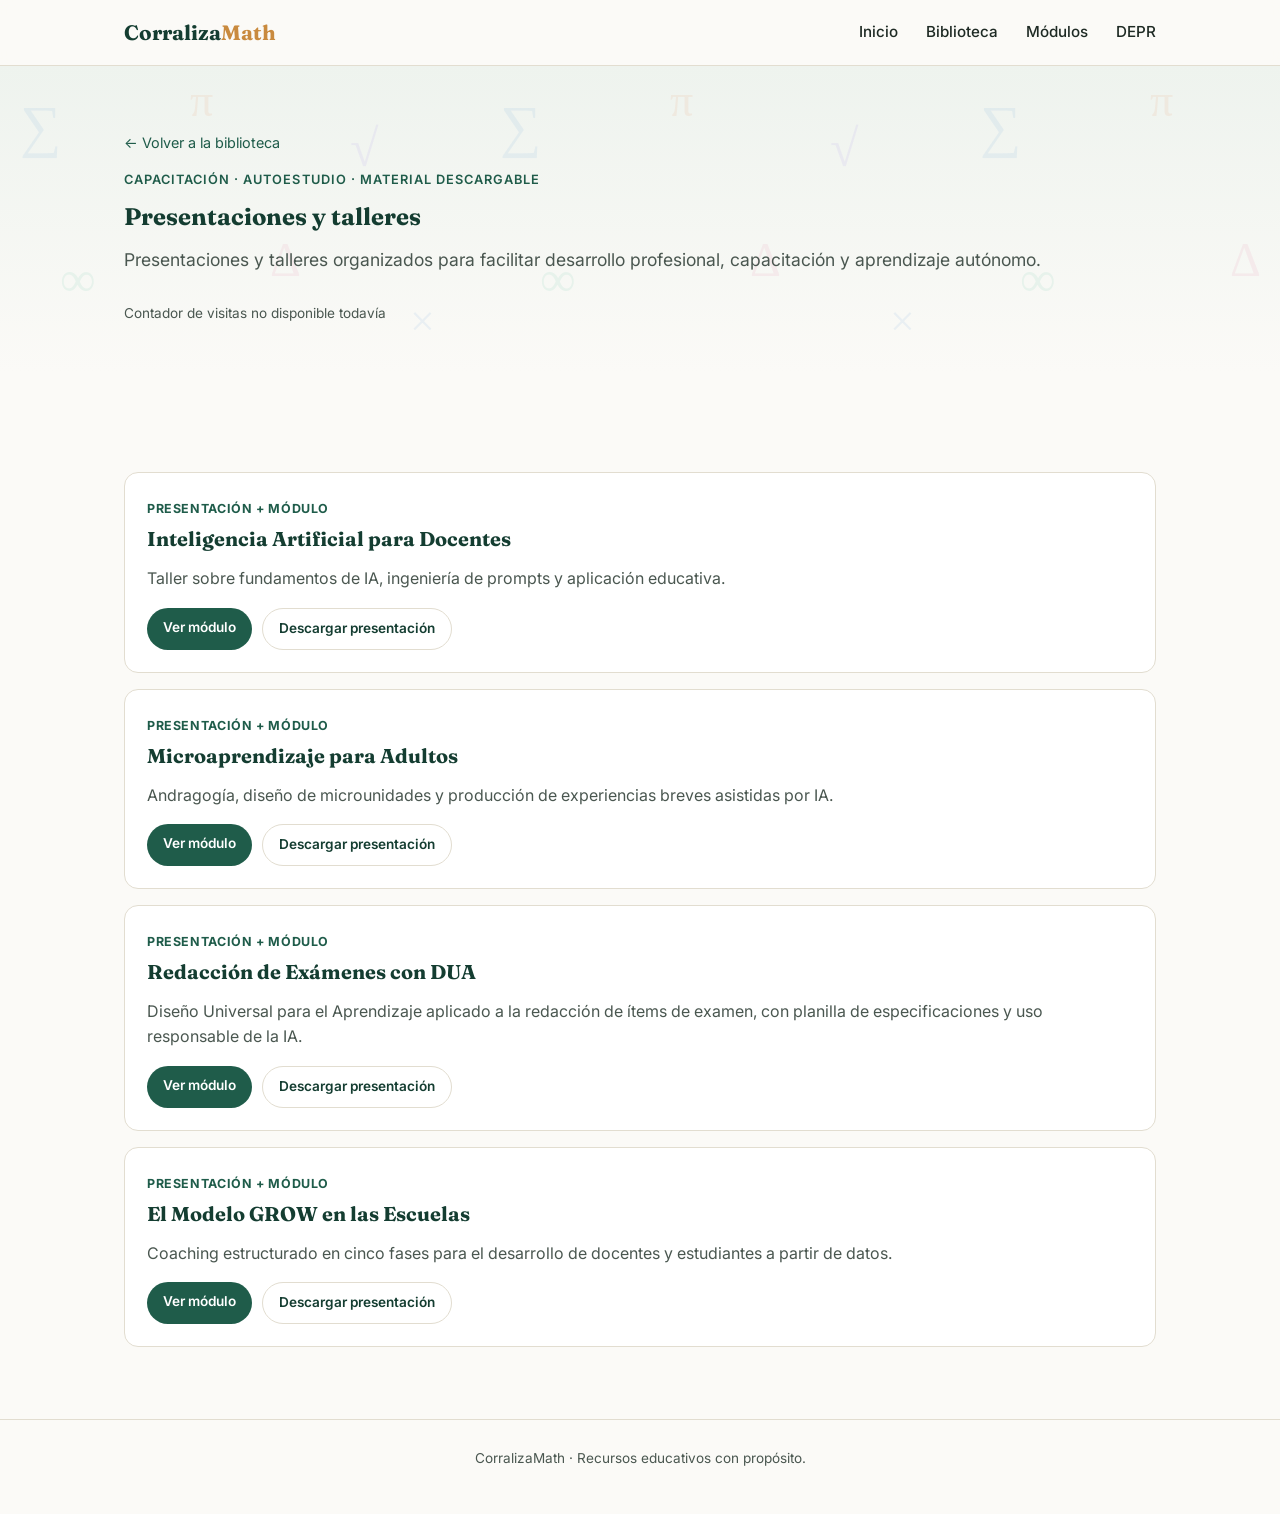
<file: presentaciones/index.html>
<!DOCTYPE html>
<html lang="es">
<head>
  <meta charset="UTF-8">
  <meta name="viewport" content="width=device-width, initial-scale=1.0">
  <title>Presentaciones y talleres | CorralizaMath</title>
  <meta name="description" content="Presentaciones y talleres organizados para facilitar desarrollo profesional, capacitación y aprendizaje autónomo.">
  <link rel="preconnect" href="https://fonts.googleapis.com">
  <link rel="preconnect" href="https://fonts.gstatic.com" crossorigin>
  <link href="https://fonts.googleapis.com/css2?family=Fraunces:wght@500;600;700&family=Inter:wght@400;500;600;700&display=swap" rel="stylesheet">
  <link rel="stylesheet" href="../css/styles.css">
</head>
<body>
  <header class="site-header">
    <div class="container header-inner">
      <a href="../index.html" class="logo">Corraliza<span>Math</span></a>
      <nav class="site-nav">
        <a href="../index.html">Inicio</a>
        <a href="../index.html#biblioteca">Biblioteca</a>
        <a href="../index.html#modulos">Módulos</a>
        <a href="../normativas-depr/index.html">DEPR</a>
      </nav>
    </div>
  </header>
  <main>
    <section class="page-hero">
      <div class="container">
        <a class="breadcrumb" href="../index.html#biblioteca">← Volver a la biblioteca</a>
        <p class="eyebrow">Capacitación · Autoestudio · Material descargable</p>
        <h1>Presentaciones y talleres</h1>
        <p class="lead">Presentaciones y talleres organizados para facilitar desarrollo profesional, capacitación y aprendizaje autónomo.</p>
        <p class="visit-badge" id="visitBadge"></p>
      </div>
    </section>
    <section class="section"><div class="container">
        <div class="resource-list">
          <article class="resource-item">
            <span class="resource-meta">Presentación + módulo</span>
            <h3>Inteligencia Artificial para Docentes</h3>
            <p>Taller sobre fundamentos de IA, ingeniería de prompts y aplicación educativa.</p>
            <div class="resource-actions">
              <a class="btn btn-primary btn-small" href="../modulos/ia-para-docentes/index.html">Ver módulo</a>
              <a class="btn btn-ghost btn-small" href="../recursos/IA-para-Docentes-Corraliza.pptx">Descargar presentación</a>
            </div>
          </article>
          <article class="resource-item">
            <span class="resource-meta">Presentación + módulo</span>
            <h3>Microaprendizaje para Adultos</h3>
            <p>Andragogía, diseño de microunidades y producción de experiencias breves asistidas por IA.</p>
            <div class="resource-actions">
              <a class="btn btn-primary btn-small" href="../modulos/microaprendizaje-adultos/index.html">Ver módulo</a>
              <a class="btn btn-ghost btn-small" href="../recursos/Microaprendizaje-Adultos-RUTA-Corraliza.pptx">Descargar presentación</a>
            </div>
          </article>
          <article class="resource-item">
            <span class="resource-meta">Presentación + módulo</span>
            <h3>Redacción de Exámenes con DUA</h3>
            <p>Diseño Universal para el Aprendizaje aplicado a la redacción de ítems de examen, con planilla de especificaciones y uso responsable de la IA.</p>
            <div class="resource-actions">
              <a class="btn btn-primary btn-small" href="../modulos/redaccion-examenes-dua/index.html">Ver módulo</a>
              <a class="btn btn-ghost btn-small" href="../recursos/Redaccion-Examenes-DUA-Presentacion.pptx">Descargar presentación</a>
            </div>
          </article>
          <article class="resource-item">
            <span class="resource-meta">Presentación + módulo</span>
            <h3>El Modelo GROW en las Escuelas</h3>
            <p>Coaching estructurado en cinco fases para el desarrollo de docentes y estudiantes a partir de datos.</p>
            <div class="resource-actions">
              <a class="btn btn-primary btn-small" href="../modulos/modelo-grow-escuelas/index.html">Ver módulo</a>
              <a class="btn btn-ghost btn-small" href="../recursos/Modelo-GROW-Escuelas-Corraliza.pptx">Descargar presentación</a>
            </div>
          </article>
        </div>
      </div></section>
  </main>
  <footer class="site-footer">
    <div class="container"><p>CorralizaMath · Recursos educativos con propósito.</p></div>
  </footer>
  <script src="../js/visits.js"></script>
  <script>renderVisitBadge("visitBadge");</script>
  <script data-goatcounter="https://corralizamath.goatcounter.com/count" async src="//gc.zgo.at/count.js"></script>
</body>
</html>
</file>
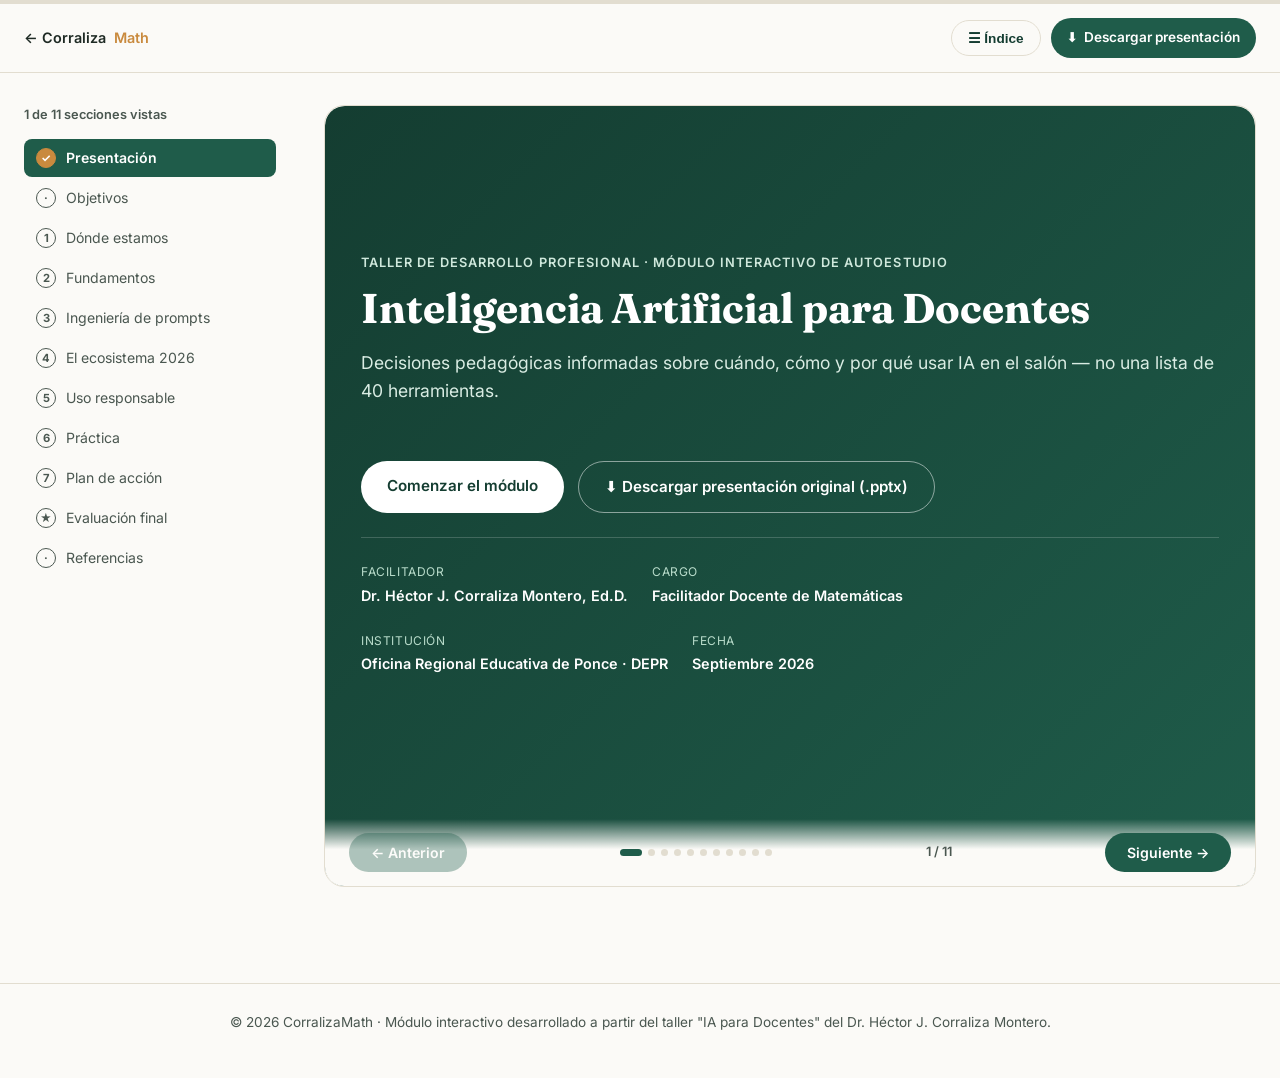
<file: modulos/ia-para-docentes/index.html>
<!DOCTYPE html>
<html lang="es">
<head>
<meta charset="UTF-8">
<meta name="viewport" content="width=device-width, initial-scale=1.0">
<title>IA para Docentes | Módulo interactivo · CorralizaMath</title>
<meta name="description" content="Módulo interactivo de autoestudio: Inteligencia Artificial para Docentes, por el Dr. Héctor J. Corraliza Montero. Fundamentos, ingeniería de prompts (RC-TTF), ecosistema de herramientas, uso responsable y plan de acción.">
<link rel="icon" href="data:image/svg+xml,<svg xmlns=%22http://www.w3.org/2000/svg%22 viewBox=%220 0 100 100%22><text y=%22.9em%22 font-size=%2290%22>∑</text></svg>">
<link rel="preconnect" href="https://fonts.googleapis.com">
<link rel="preconnect" href="https://fonts.gstatic.com" crossorigin>
<link href="https://fonts.googleapis.com/css2?family=Fraunces:wght@500;600;700&family=Inter:wght@400;500;600;700&family=Caveat:wght@500;700&display=swap" rel="stylesheet">
<link rel="stylesheet" href="../../css/styles.css">
<link rel="stylesheet" href="module.css">
</head>
<body class="module-body">

<header class="module-header">
  <div class="progress-track"><div class="progress-fill" id="progressFill"></div></div>
  <div class="module-header-inner">
    <a href="../../index.html" class="module-back">← Corraliza<span style="color:var(--color-accent)">Math</span></a>
    <span class="module-title-mini">IA para Docentes</span>
    <div class="module-header-actions">
      <button class="btn btn-ghost btn-sm" id="sidebarToggle" aria-label="Abrir índice">☰ <span class="btn-label">Índice</span></button>
      <a class="btn btn-primary btn-sm" href="../../recursos/IA-para-Docentes-Corraliza.pptx" download>
        <span class="btn-icon">⬇</span><span class="btn-label">Descargar presentación</span>
      </a>
    </div>
  </div>
</header>

<div class="module-shell">

  <aside class="module-sidebar" id="moduleSidebar">
    <p class="sidebar-progress" id="sidebarProgressLabel">0 de 11 secciones vistas</p>
    <ul class="sidebar-nav">
      <li><a href="#portada"><span class="sidebar-num"><span class="sidebar-num-text">·</span></span> Presentación</a></li>
      <li><a href="#objetivos"><span class="sidebar-num"><span class="sidebar-num-text">·</span></span> Objetivos</a></li>
      <li><a href="#seccion-1"><span class="sidebar-num"><span class="sidebar-num-text">1</span></span> Dónde estamos</a></li>
      <li><a href="#seccion-2"><span class="sidebar-num"><span class="sidebar-num-text">2</span></span> Fundamentos</a></li>
      <li><a href="#seccion-3"><span class="sidebar-num"><span class="sidebar-num-text">3</span></span> Ingeniería de prompts</a></li>
      <li><a href="#seccion-4"><span class="sidebar-num"><span class="sidebar-num-text">4</span></span> El ecosistema 2026</a></li>
      <li><a href="#seccion-5"><span class="sidebar-num"><span class="sidebar-num-text">5</span></span> Uso responsable</a></li>
      <li><a href="#seccion-6"><span class="sidebar-num"><span class="sidebar-num-text">6</span></span> Práctica</a></li>
      <li><a href="#seccion-7"><span class="sidebar-num"><span class="sidebar-num-text">7</span></span> Plan de acción</a></li>
      <li><a href="#evaluacion"><span class="sidebar-num"><span class="sidebar-num-text">★</span></span> Evaluación final</a></li>
      <li><a href="#referencias"><span class="sidebar-num"><span class="sidebar-num-text">·</span></span> Referencias</a></li>
    </ul>
  </aside>

  <main class="module-content">
   <div class="slides-viewport" id="slidesViewport">
    <div class="slides-track" id="slidesTrack">

    <!-- PORTADA -->
    <section class="module-cover" id="portada">
      <p class="eyebrow">Taller de desarrollo profesional · Módulo interactivo de autoestudio</p>
      <h1>Inteligencia Artificial para Docentes</h1>
      <p class="lead">Decisiones pedagógicas informadas sobre cuándo, cómo y por qué usar IA en el salón — no una lista de 40 herramientas.</p>
      <div class="cover-actions">
        <a href="#objetivos" class="btn btn-on-dark">Comenzar el módulo</a>
        <a class="btn btn-outline-on-dark" href="../../recursos/IA-para-Docentes-Corraliza.pptx" download>⬇ Descargar presentación original (.pptx)</a>
      </div>
      <div class="cover-meta">
        <div><span>Facilitador</span><span>Dr. Héctor J. Corraliza Montero, Ed.D.</span></div>
        <div><span>Cargo</span><span>Facilitador Docente de Matemáticas</span></div>
        <div><span>Institución</span><span>Oficina Regional Educativa de Ponce · DEPR</span></div>
        <div><span>Fecha</span><span>Septiembre 2026</span></div>
      </div>
    </section>

    <!-- OBJETIVOS -->
    <section class="module-section" id="objetivos">
      <span class="section-kicker">Objetivos de aprendizaje</span>
      <h2>Al finalizar este módulo usted podrá</h2>
      <p class="section-dek">Marque cada objetivo a medida que lo sienta cumplido. Su progreso se guarda en este navegador.</p>
      <ul class="checklist">
        <li class="checklist-item">
          <input type="checkbox" id="obj1" data-persist="obj-1">
          <label for="obj1"><strong>1.</strong> Explicar qué es y qué no es la IA generativa, y por qué produce errores plausibles.</label>
        </li>
        <li class="checklist-item">
          <input type="checkbox" id="obj2" data-persist="obj-2">
          <label for="obj2"><strong>2.</strong> Distinguir las herramientas de propósito general de las diseñadas para el aula.</label>
        </li>
        <li class="checklist-item">
          <input type="checkbox" id="obj3" data-persist="obj-3">
          <label for="obj3"><strong>3.</strong> Aplicar el modelo RC-TTF para redactar instrucciones (prompts) de calidad.</label>
        </li>
        <li class="checklist-item">
          <input type="checkbox" id="obj4" data-persist="obj-4">
          <label for="obj4"><strong>4.</strong> Cumplir con la política del DEPR, FERPA y COPPA al usar IA con estudiantes.</label>
        </li>
        <li class="checklist-item">
          <input type="checkbox" id="obj5" data-persist="obj-5">
          <label for="obj5"><strong>5.</strong> Rediseñar una tarea de su curso para que la IA fortalezca —y no sustituya— el aprendizaje.</label>
        </li>
        <li class="checklist-item">
          <input type="checkbox" id="obj6" data-persist="obj-6">
          <label for="obj6"><strong>6.</strong> Evaluar críticamente cualquier herramienta nueva antes de llevarla al salón.</label>
        </li>
      </ul>

      <div class="subsection">
        <h3>Ruta del taller</h3>
        <div class="grid-4">
          <div class="info-card"><span class="tag">1</span><h4>Dónde estamos</h4><p>El panorama de la IA en 2026 y los datos del uso docente.</p></div>
          <div class="info-card"><span class="tag">2</span><h4>Fundamentos</h4><p>Qué es, cómo funciona y por qué se equivoca.</p></div>
          <div class="info-card"><span class="tag">3</span><h4>Ingeniería de prompts</h4><p>El modelo RC-TTF y ejemplos por materia de 6.º a 12.º grado.</p></div>
          <div class="info-card"><span class="tag">4</span><h4>El ecosistema</h4><p>Asistentes generales y herramientas para el aula.</p></div>
          <div class="info-card"><span class="tag">5</span><h4>Uso responsable</h4><p>Política del DEPR, privacidad, sesgo e integridad académica.</p></div>
          <div class="info-card"><span class="tag">6</span><h4>Práctica</h4><p>Rediseño de tareas y reglas de uso en cada asignación.</p></div>
          <div class="info-card"><span class="tag">7</span><h4>Plan de acción</h4><p>Sus próximos 30, 60 y 90 días.</p></div>
        </div>
      </div>
    </section>

    <!-- SECCIÓN 1 -->
    <section class="module-section" id="seccion-1">
      <span class="section-kicker"><span class="num-badge">1</span> Dónde estamos</span>
      <h2>El panorama de la inteligencia artificial en 2026</h2>
      <p class="section-dek">La IA dejó de ser novedad y pasó a ser infraestructura. Antes de las herramientas, conviene ubicarnos en el momento actual y en lo que dicen los datos sobre el uso docente.</p>

      <div class="subsection">
        <h3>Punto de partida: usted ya usa IA todos los días</h3>
        <p>La pregunta no es si va a usar inteligencia artificial. Es si la va a usar con criterio.</p>
        <div class="grid-4">
          <div class="info-card"><h4>Teclado predictivo</h4><p>Su celular predice la próxima palabra con el mismo principio que ChatGPT.</p></div>
          <div class="info-card"><h4>Filtro de correo</h4><p>Clasifica spam aprendiendo de millones de ejemplos etiquetados.</p></div>
          <div class="info-card"><h4>Mapas y tránsito</h4><p>Predice tiempos de llegada con datos históricos y en tiempo real.</p></div>
          <div class="info-card"><h4>Traductor</h4><p>Traduce por contexto completo, no palabra por palabra.</p></div>
          <div class="info-card"><h4>Recomendaciones</h4><p>Netflix, Spotify y YouTube modelan su comportamiento.</p></div>
          <div class="info-card"><h4>Cámara del celular</h4><p>Reconoce rostros y mejora la foto antes de que usted la vea.</p></div>
          <div class="info-card"><h4>Detección de fraude</h4><p>El banco bloquea una compra que no encaja con su patrón.</p></div>
          <div class="info-card"><h4>Asistentes de voz</h4><p>Siri y Alexa hoy operan sobre modelos de lenguaje grandes.</p></div>
        </div>
        <p class="section-dek" style="margin-top:14px;"><strong>Actividad de reflexión:</strong> ¿cuántas de estas ocho usó hoy? La mayoría de los docentes usa al menos cuatro. El punto: la IA no es futuro, es presente invisible.</p>
      </div>

      <div class="subsection">
        <h3>Datos verificados · Gallup, 2026 — los docentes ya la usan</h3>
        <div class="chart-wrap">
          <span class="chart-title">Uso de IA entre docentes de EE. UU.</span>
          <div class="bar-chart">
            <div class="bar-row"><span class="bar-label">Usa IA en su trabajo</span><div class="bar-track"><div class="bar-fill" data-value="60"></div></div><span class="bar-value">60%</span></div>
            <div class="bar-row"><span class="bar-label">La usa al menos semanalmente</span><div class="bar-track"><div class="bar-fill" data-value="30"></div></div><span class="bar-value">30%</span></div>
            <div class="bar-row"><span class="bar-label">Recibe guía formal de su distrito</span><div class="bar-track"><div class="bar-fill accent" data-value="18"></div></div><span class="bar-value">18%</span></div>
            <div class="bar-row"><span class="bar-label">No recibe ninguna guía</span><div class="bar-track"><div class="bar-fill accent" data-value="34"></div></div><span class="bar-value">34%</span></div>
          </div>
        </div>
        <div class="stat-tiles">
          <div class="stat-tile" style="grid-column: span 4;"><span class="num">5.9 hrs/semana</span><p>es el tiempo que los docentes estiman recuperar cuando usan IA con regularidad — cerca de seis semanas de trabajo al año.</p></div>
        </div>
        <div class="callout callout-primary">
          <p>La adopción va muy por delante de la formación. Ese vacío es exactamente lo que este módulo busca cerrar: 6 de cada 10 docentes ya usan IA, pero solo 18% recibe guía formal. La ausencia de política no detiene el uso; solo lo vuelve invisible y riesgoso.</p>
        </div>
        <p class="source-note">Fuente: Gallup (2026). Encuesta nacional a 2,069 docentes de escuelas públicas K-12 de EE. UU., 9 de febrero – 2 de marzo de 2026; margen de error ±2.5 puntos.</p>
      </div>

      <div class="subsection">
        <h3>Datos verificados · RAND, 2025 — la brecha entre el uso y la política</h3>
        <div class="stat-tiles">
          <div class="stat-tile"><span class="num">53%</span><p>de los docentes de español, matemáticas y ciencias usaron IA para la escuela</p></div>
          <div class="stat-tile"><span class="num">54%</span><p>de los estudiantes reportaron usar IA para tareas escolares</p></div>
          <div class="stat-tile"><span class="num">45%</span><p>de los directores dijo tener una política escolar o distrital sobre IA</p></div>
          <div class="stat-tile"><span class="num">34%</span><p>de los docentes tenía acceso a normas sobre integridad académica y IA</p></div>
        </div>
        <div class="callout callout-warn">
          <span class="callout-title">⚠ Dato de alarma</span>
          <p>Más del 80% de los estudiantes dijo que sus maestros nunca les explicaron cómo usar la IA en el trabajo escolar. El silencio institucional no es neutral: deja a cada estudiante negociando solo las reglas del juego, y a cada docente improvisando su propio criterio.</p>
        </div>
        <p class="source-note">Fuente: RAND Corporation (2025). AI Use in Schools Is Quickly Increasing but Guidance Lags Behind: Findings from the RAND Survey Panels (RR-A4180-1). El problema no es la tecnología; es el vacío normativo y formativo. Puerto Rico ya dio un paso — la sección 5 lo detalla.</p>
      </div>

      <div class="subsection">
        <h3>Contexto económico: un sector que se cuadruplica</h3>
        <div class="chart-wrap">
          <span class="chart-title">Mercado global de IA en educación (USD, miles de millones)</span>
          <div class="bar-chart">
            <div class="bar-row"><span class="bar-label">2026</span><div class="bar-track"><div class="bar-fill" data-value="25"></div></div><span class="bar-value">$10.6</span></div>
            <div class="bar-row"><span class="bar-label">2027</span><div class="bar-track"><div class="bar-fill" data-value="37"></div></div><span class="bar-value">$15.9</span></div>
            <div class="bar-row"><span class="bar-label">2028</span><div class="bar-track"><div class="bar-fill" data-value="54"></div></div><span class="bar-value">$23.0</span></div>
            <div class="bar-row"><span class="bar-label">2029</span><div class="bar-track"><div class="bar-fill" data-value="76"></div></div><span class="bar-value">$32.2</span></div>
            <div class="bar-row"><span class="bar-label">2030</span><div class="bar-track"><div class="bar-fill" data-value="100"></div></div><span class="bar-value">$42.5</span></div>
          </div>
        </div>
        <div class="grid-3">
          <div class="info-card"><h4>Lo que sí significa</h4><p>Habrá muchas más herramientas, muchas más ofertas comerciales y mucha más presión para adoptar.</p></div>
          <div class="info-card"><h4>Lo que no significa</h4><p>Que más inversión equivalga a mejor aprendizaje. La evidencia de impacto todavía es escasa y desigual.</p></div>
          <div class="info-card"><h4>Su tarea como docente</h4><p>Ser el filtro crítico. Ninguna plataforma sustituye el juicio pedagógico de quien conoce a sus estudiantes.</p></div>
        </div>
        <p class="source-note">Fuente: Research and Markets (2026). AI in Education Market Report 2026. Proyección de $10.6 mil millones (2026) a $42.48 mil millones (2030). <em>Nota de corrección:</em> la cifra que circulaba de "$20 billones al 2027" confundía billion (mil millones) con billón. La proyección verificada es de $10.6 mil millones en 2026.</p>
      </div>

      <div class="quiz">
        <p class="quiz-title">✓ Autoevaluación rápida</p>
        <p class="quiz-question">Según Gallup (2026), ¿qué porcentaje de docentes de EE. UU. recibe guía formal de su distrito sobre el uso de IA?</p>
        <div class="quiz-options">
          <button class="quiz-option" data-correct="false" data-feedback="Ese es el porcentaje que usa IA semanalmente, no el que recibe guía.">30%</button>
          <button class="quiz-option" data-correct="true" data-feedback="Correcto: solo 18% recibe guía formal, frente a un 60% que ya usa IA en su trabajo.">18%</button>
          <button class="quiz-option" data-correct="false" data-feedback="34% es el porcentaje que no recibe ninguna guía.">34%</button>
        </div>
        <p class="quiz-feedback"></p>
      </div>

    </section>

    <!-- SECCIÓN 2 -->
    <section class="module-section" id="seccion-2">
      <span class="section-kicker"><span class="num-badge">2</span> Fundamentos</span>
      <h2>Qué es la IA, cómo funciona y por qué se equivoca</h2>
      <p class="section-dek">Sección conceptual. Sin esto, el docente usa la herramienta como caja negra y no puede anticipar sus fallos.</p>

      <div class="subsection">
        <h3>Definición operativa</h3>
        <p>Conjunto de sistemas computacionales capaces de realizar tareas que tradicionalmente requerían inteligencia humana: reconocer patrones, razonar sobre información, tomar decisiones y generar lenguaje, imágenes o código.</p>
        <h4>Las tres capas que debe distinguir</h4>
        <div class="grid-3">
          <div class="info-card"><span class="tag">Machine Learning</span><h4>Aprendizaje automático</h4><p>El sistema aprende reglas a partir de ejemplos, en lugar de recibirlas programadas.</p></div>
          <div class="info-card"><span class="tag">Deep Learning</span><h4>Aprendizaje profundo</h4><p>Redes neuronales de muchas capas que detectan patrones cada vez más abstractos.</p></div>
          <div class="info-card"><span class="tag">LLM · IA Generativa</span><h4>Modelos de lenguaje grandes</h4><p>Entrenados con enormes volúmenes de texto para predecir y producir lenguaje humano.</p></div>
        </div>
        <p class="section-dek" style="margin-top:12px;"><strong>Analogía:</strong> muñecas rusas. Toda IA generativa es aprendizaje profundo; todo aprendizaje profundo es aprendizaje automático; pero no toda IA es generativa. Un filtro de spam es IA y no genera nada.</p>
      </div>

      <div class="subsection">
        <h3>El motor por dentro: cómo funciona realmente un modelo de lenguaje</h3>
        <p>Un LLM no consulta una base de datos de hechos. Calcula, palabra por palabra, cuál es la continuación más probable del texto. Haga clic en cada paso:</p>
        <div class="stepper-group">
          <div class="stepper">
            <button class="stepper-btn active" data-detail="Procesa miles de millones de textos y aprende qué palabras tienden a seguir a cuáles.">
              <span class="stepper-num">1</span><strong>Entrenamiento</strong><span class="desc">Aprende patrones del lenguaje</span>
            </button>
            <button class="stepper-btn" data-detail="Convierte cada fragmento en un vector numérico que codifica su significado en contexto.">
              <span class="stepper-num">2</span><strong>Representación</strong><span class="desc">Convierte texto en números</span>
            </button>
            <button class="stepper-btn" data-detail="Ante su pregunta, calcula la probabilidad de cada posible próxima palabra.">
              <span class="stepper-num">3</span><strong>Predicción</strong><span class="desc">Calcula probabilidades</span>
            </button>
            <button class="stepper-btn" data-detail="Escoge una palabra, la añade al texto y repite el cálculo miles de veces.">
              <span class="stepper-num">4</span><strong>Generación</strong><span class="desc">Escribe palabra por palabra</span>
            </button>
          </div>
          <div class="stepper-detail">Procesa miles de millones de textos y aprende qué palabras tienden a seguir a cuáles.</div>
        </div>
        <div class="callout callout-warn">
          <span class="callout-title">? Por eso alucina</span>
          <p>Cuando el modelo no sabe algo, no se detiene: genera la continuación más plausible. Una cita falsa se ve exactamente igual de convincente que una verdadera, porque el sistema optimiza <strong>verosimilitud</strong>, no <strong>veracidad</strong>.</p>
        </div>
        <p class="section-dek">Este es el concepto más importante del módulo. Si entiende que el modelo predice y no consulta, entiende de inmediato por qué inventa referencias bibliográficas y por qué falla en aritmética larga.</p>
      </div>

      <div class="subsection">
        <h3>Dos clasificaciones que suelen confundirse</h3>
        <h4>Por capacidad</h4>
        <div class="grid-3">
          <div class="info-card"><span class="tag">Real</span><h4>IA estrecha (ANI)</h4><p>Resuelve un dominio de tareas. Es todo lo que existe hoy, incluidos ChatGPT, Gemini y Claude.</p></div>
          <div class="info-card"><span class="tag">Hipotética</span><h4>IA general (AGI)</h4><p>Igualaría a un ser humano en cualquier tarea intelectual. Todavía no existe; el debate sobre su cercanía es abierto.</p></div>
          <div class="info-card"><span class="tag">Hipotética</span><h4>Superinteligencia (ASI)</h4><p>Superaría a la humanidad en toda actividad cognitiva. Especulación teórica.</p></div>
        </div>
        <div class="callout callout-accent">
          <p><strong>Corrección importante:</strong> no existe IA general hoy. Cualquier titular que diga lo contrario está vendiendo algo. Toda herramienta que verá en este módulo es IA estrecha de memoria limitada.</p>
        </div>
        <h4 style="margin-top:22px;">Por funcionalidad</h4>
        <div class="grid-4">
          <div class="info-card"><h4>Máquinas reactivas</h4><p>Responden al estímulo presente sin memoria. Ej.: Deep Blue en ajedrez.</p></div>
          <div class="info-card"><h4>Memoria limitada</h4><p>Usan datos recientes para decidir. Aquí están todos los sistemas actuales.</p></div>
          <div class="info-card"><h4>Teoría de la mente</h4><p>Comprenderían emociones e intenciones ajenas. En investigación.</p></div>
          <div class="info-card"><h4>Autoconciencia</h4><p>Tendrían conciencia de sí mismas. Puramente especulativo.</p></div>
        </div>
      </div>

      <div class="subsection">
        <h3>Higiene conceptual: siete mitos que conviene desmontar</h3>
        <p>Haga clic en cada tarjeta para ver por qué es falso.</p>
        <div class="reveal-grid">
          <div class="reveal-card"><div class="reveal-face"><strong>“La IA piensa y entiende”</strong><span class="reveal-mark">✗</span></div><div class="reveal-body"><p>Procesa patrones estadísticos. No comprende el significado de lo que escribe.</p></div></div>
          <div class="reveal-card"><div class="reveal-face"><strong>“Si lo dice, es cierto”</strong><span class="reveal-mark">✗</span></div><div class="reveal-body"><p>Genera texto plausible. Puede inventar datos, citas y autores con total seguridad.</p></div></div>
          <div class="reveal-card"><div class="reveal-face"><strong>“Es objetiva y neutral”</strong><span class="reveal-mark">✗</span></div><div class="reveal-body"><p>Reproduce los sesgos presentes en los datos con que fue entrenada.</p></div></div>
          <div class="reveal-card"><div class="reveal-face"><strong>“Va a sustituir al maestro”</strong><span class="reveal-mark">✗</span></div><div class="reveal-body"><p>Automatiza tareas, no relaciones. La mediación pedagógica sigue siendo humana.</p></div></div>
          <div class="reveal-card"><div class="reveal-face"><strong>“Todo lo que escribo es privado”</strong><span class="reveal-mark">✗</span></div><div class="reveal-body"><p>En cuentas gratuitas, sus textos pueden usarse para entrenar el modelo.</p></div></div>
          <div class="reveal-card"><div class="reveal-face"><strong>“Los detectores identifican la IA”</strong><span class="reveal-mark">✗</span></div><div class="reveal-body"><p>Fallan con frecuencia y perjudican a estudiantes bilingües. Vea la sección 5.</p></div></div>
          <div class="reveal-card" style="grid-column: span 2;"><div class="reveal-face"><strong>“Sabe lo que pasó ayer”</strong><span class="reveal-mark">✗</span></div><div class="reveal-body"><p>Su conocimiento tiene fecha de corte, salvo que la herramienta busque en la web.</p></div></div>
        </div>
      </div>

      <div class="subsection">
        <h3>Hitos verificados: línea de tiempo de la IA</h3>
        <div class="timeline">
          <div class="timeline-item"><span class="timeline-year">1943</span><div class="timeline-rail"><div class="timeline-dot"></div><div class="timeline-line"></div></div><div class="timeline-content">McCulloch y Pitts proponen el primer modelo matemático de neurona artificial.</div></div>
          <div class="timeline-item"><span class="timeline-year">1950</span><div class="timeline-rail"><div class="timeline-dot"></div><div class="timeline-line"></div></div><div class="timeline-content">Alan Turing publica <em>Computing Machinery and Intelligence</em> y propone su prueba.</div></div>
          <div class="timeline-item"><span class="timeline-year">1956</span><div class="timeline-rail"><div class="timeline-dot"></div><div class="timeline-line"></div></div><div class="timeline-content">La Conferencia de Dartmouth consagra el término "inteligencia artificial", acuñado por John McCarthy en la propuesta de 1955.</div></div>
          <div class="timeline-item"><span class="timeline-year">1966</span><div class="timeline-rail"><div class="timeline-dot"></div><div class="timeline-line"></div></div><div class="timeline-content">ELIZA, del MIT, se convierte en el primer chatbot ampliamente conocido.</div></div>
          <div class="timeline-item"><span class="timeline-year">1997</span><div class="timeline-rail"><div class="timeline-dot"></div><div class="timeline-line"></div></div><div class="timeline-content">Deep Blue derrota al campeón mundial de ajedrez Garry Kaspárov.</div></div>
          <div class="timeline-item"><span class="timeline-year">2011</span><div class="timeline-rail"><div class="timeline-dot"></div><div class="timeline-line"></div></div><div class="timeline-content">Watson gana Jeopardy!; Apple lanza Siri.</div></div>
          <div class="timeline-item"><span class="timeline-year">2016</span><div class="timeline-rail"><div class="timeline-dot"></div><div class="timeline-line"></div></div><div class="timeline-content">AlphaGo vence a Lee Sedol en Go; en 2017 derrota a Ke Jie.</div></div>
          <div class="timeline-item"><span class="timeline-year">2017</span><div class="timeline-rail"><div class="timeline-dot"></div><div class="timeline-line"></div></div><div class="timeline-content">Google publica <em>Attention Is All You Need</em>: nace la arquitectura Transformer, base de todo lo que vendría.</div></div>
          <div class="timeline-item"><span class="timeline-year">2022</span><div class="timeline-rail"><div class="timeline-dot"></div><div class="timeline-line"></div></div><div class="timeline-content">ChatGPT abre la IA generativa al público masivo.</div></div>
          <div class="timeline-item"><span class="timeline-year">2023–26</span><div class="timeline-rail"><div class="timeline-dot"></div><div class="timeline-line"></div></div><div class="timeline-content">Modelos multimodales y agentes: GPT-5.x, Claude Opus 5, Gemini 3, Llama, DeepSeek.</div></div>
        </div>
        <p class="source-note">Correcciones a versiones anteriores: Ada Lovelace escribió sus notas en 1843 y la Máquina Analítica nunca se construyó; AlphaGo venció a Lee Sedol en 2016, no en 2015; el caso "Eugene Goostman" (2014) no se considera una superación válida de la prueba de Turing.</p>
      </div>

      <div class="quiz">
        <p class="quiz-title">✓ Autoevaluación rápida</p>
        <p class="quiz-question">¿Por qué "alucina" un modelo de lenguaje?</p>
        <div class="quiz-options">
          <button class="quiz-option" data-correct="false" data-feedback="No consulta ninguna base de datos de hechos: predice texto.">Porque consulta una base de datos desactualizada</button>
          <button class="quiz-option" data-correct="true" data-feedback="Exacto: optimiza verosimilitud (que suene bien), no veracidad (que sea cierto).">Porque optimiza que el texto suene plausible, no que sea verdadero</button>
          <button class="quiz-option" data-correct="false" data-feedback="Los LLM actuales son IA estrecha, no AGI.">Porque es una IA general (AGI) con fallos de diseño</button>
        </div>
        <p class="quiz-feedback"></p>
      </div>

    </section>

    <!-- SECCIÓN 3 -->
    <section class="module-section" id="seccion-3">
      <span class="section-kicker"><span class="num-badge">3</span> Ingeniería de prompts</span>
      <h2>El modelo RC-TTF</h2>
      <p class="section-dek">Esta es la destreza de mayor rendimiento inmediato. La calidad de la respuesta depende de la calidad de la instrucción: cinco elementos convierten una pregunta vaga en un encargo profesional. <em>Corraliza, 2024.</em></p>

      <div class="subsection">
        <div class="step-list">
          <div class="step-item"><span class="step-num">R</span><div><h4>Rol — qué experiencia debe asumir el modelo</h4><p>"Actúa como facilitador docente de matemáticas de escuela superior…"</p></div></div>
          <div class="step-item"><span class="step-num">C</span><div><h4>Contexto — quién, dónde y bajo qué condiciones</h4><p>"…para un grupo de 28 estudiantes de 10mo grado en una escuela pública de Ponce…"</p></div></div>
          <div class="step-item"><span class="step-num">T</span><div><h4>Tarea — qué debe producir exactamente</h4><p>"…diseña tres actividades de introducción a funciones cuadráticas…"</p></div></div>
          <div class="step-item"><span class="step-num">T</span><div><h4>Tono — con qué registro y para quién</h4><p>"…con lenguaje accesible, sin tecnicismos innecesarios…"</p></div></div>
          <div class="step-item"><span class="step-num">F</span><div><h4>Formato — cómo debe entregarlo</h4><p>"…en una tabla con columnas de objetivo, actividad, materiales y tiempo estimado."</p></div></div>
        </div>
        <p class="section-dek" style="margin-top:14px;">Este marco fue validado en talleres previos con facilitadores, superintendentes y bibliotecarios escolares.</p>
      </div>

      <div class="subsection">
        <h3>Misma necesidad, dos instrucciones: la diferencia en la práctica</h3>
        <div class="before-after">
          <div class="ba-card ba-before">
            <strong>Instrucción débil</strong>
            <p style="margin:8px 0;">"Hazme un plan de clase de matemáticas."</p>
            <p style="margin:0;"><strong>Qué obtiene:</strong></p>
            <ul style="margin:6px 0 0; padding-left:18px;">
              <li>Un plan genérico sin grado ni estándar</li>
              <li>Ejemplos descontextualizados</li>
              <li>Formato impredecible</li>
              <li>Veinte minutos reescribiéndolo usted mismo</li>
            </ul>
          </div>
          <span class="ba-arrow">→</span>
          <div class="ba-card ba-after">
            <strong>Instrucción con RC-TTF</strong>
            <p style="margin:8px 0;">"Actúa como facilitador de matemáticas. Para 10mo grado en una escuela pública de Ponce, diseña una lección de 50 minutos sobre función cuadrática, en lenguaje accesible, en tabla con objetivo, actividad, materiales y avalúo."</p>
            <p style="margin:0;"><strong>Qué obtiene:</strong></p>
            <ul style="margin:6px 0 0; padding-left:18px;">
              <li>Una lección ajustada al nivel y al tiempo real</li>
              <li>Ejemplos que puede contextualizar sin rehacer</li>
              <li>Formato listo para pegar en su plantilla</li>
              <li>Cinco minutos de ajuste fino</li>
            </ul>
          </div>
        </div>
      </div>

      <div class="subsection">
        <h3>🛠 Construya su propia instrucción RC-TTF</h3>
        <p>Complete los cinco campos con una necesidad real de su salón esta semana. El texto se genera automáticamente abajo — cópielo y péguelo en su asistente de IA preferido.</p>
        <div class="builder">
          <div class="builder-grid">
            <div class="builder-field">
              <label for="b-rol"><span class="letter-badge">R</span>Rol</label>
              <input type="text" id="b-rol" placeholder="ej. facilitador docente de matemáticas de escuela intermedia">
            </div>
            <div class="builder-field">
              <label for="b-contexto"><span class="letter-badge">C</span>Contexto</label>
              <input type="text" id="b-contexto" placeholder="ej. Enseño a 27 estudiantes de 8vo grado en Ponce; varios con dificultad en fracciones.">
            </div>
            <div class="builder-field">
              <label for="b-tarea"><span class="letter-badge">T</span>Tarea</label>
              <input type="text" id="b-tarea" placeholder="ej. Diseña tres actividades de 15 minutos sobre razones y proporciones.">
            </div>
            <div class="builder-field">
              <label for="b-tono"><span class="letter-badge">T</span>Tono</label>
              <input type="text" id="b-tono" placeholder="ej. sencillo, sin vocabulario técnico innecesario">
            </div>
            <div class="builder-field" style="grid-column: span 2;">
              <label for="b-formato"><span class="letter-badge">F</span>Formato</label>
              <input type="text" id="b-formato" placeholder="ej. tabla con columnas: objetivo, actividad, materiales, tiempo y pregunta de cierre">
            </div>
          </div>
          <div class="builder-output" id="builderOutput"><span class="placeholder">Su instrucción aparecerá aquí a medida que complete los cinco campos…</span></div>
          <div class="builder-actions">
            <button class="btn btn-primary btn-sm" id="builderCopy" type="button">Copiar instrucción</button>
            <button class="btn btn-ghost btn-sm" id="builderReset" type="button">Borrar campos</button>
          </div>
        </div>
      </div>

      <div class="subsection">
        <h3>Ejemplos RC-TTF por materia (6.º a 12.º grado)</h3>
        <p>Siete materias, dos bandas de grado cada una — catorce instrucciones completas, listas para adaptar. Haga clic para expandir cada materia.</p>

        <div class="subject-accordion">

          <div class="accordion-item">
            <button class="accordion-trigger"><span class="subj-label"><span class="subj-badge">M</span><span><strong>Matemáticas</strong><br><span class="subj-sub">1 de 7</span></span></span><span class="accordion-chevron">▾</span></button>
            <div class="accordion-panel"><div class="accordion-panel-inner">
              <div class="tabs">
                <div class="tabs-nav">
                  <button class="tab-btn active" data-tab-target="mat1">6.º a 8.º grado</button>
                  <button class="tab-btn" data-tab-target="mat2">9.º a 12.º grado</button>
                </div>
                <div class="tab-panel active" data-tab="mat1">
                  <div class="example-block">
                    <h4>Razones y proporciones</h4>
                    <div class="example-prompt">Actúa como facilitador docente de matemáticas de escuela intermedia. Enseño a 26 estudiantes de 7.º grado en una escuela pública de Ponce; varios llegan con dificultad en operaciones con fracciones. Diseña una secuencia de tres actividades de 15 minutos que conecte razones y proporciones con recetas de cocina puertorriqueña. Usa lenguaje sencillo, sin vocabulario técnico innecesario. Entrégalo en una tabla con columnas: objetivo, actividad, materiales, tiempo y pregunta de cierre.</div>
                    <div class="rcttf-tags"><span>Rol</span><span>Contexto</span><span>Tarea</span><span>Tono</span><span>Formato</span></div>
                    <p class="example-logra"><strong>Qué logra:</strong> obtiene material listo para usar, anclado a un contexto que sus estudiantes reconocen, en vez de ejemplos genéricos que tendría que reescribir.</p>
                  </div>
                </div>
                <div class="tab-panel" data-tab="mat2">
                  <div class="example-block">
                    <h4>Función cuadrática en contexto</h4>
                    <div class="example-prompt">Actúa como maestro de Álgebra II con experiencia en avalúo formativo. Mi grupo de 11.º grado domina la factorización, pero falla al interpretar el vértice de una parábola en un problema real. Redacta cinco problemas de aplicación con función cuadrática usando datos de Puerto Rico: lluvia mensual, precios de gasolina o asistencia a un evento. Con tono de reto intelectual, no de examen. Presenta cada problema, luego la solución paso a paso y el error conceptual más probable.</div>
                    <div class="rcttf-tags"><span>Rol</span><span>Contexto</span><span>Tarea</span><span>Tono</span><span>Formato</span></div>
                    <p class="example-logra"><strong>Qué logra:</strong> el componente de error probable convierte la respuesta en herramienta de anticipación docente, no solo en una hoja de ejercicios.</p>
                    <p class="example-caution">⚠ Verifique siempre los cálculos con Wolfram Alpha o GeoGebra.</p>
                  </div>
                </div>
              </div>
            </div></div>
          </div>

          <div class="accordion-item">
            <button class="accordion-trigger"><span class="subj-label"><span class="subj-badge">C</span><span><strong>Ciencias</strong><br><span class="subj-sub">2 de 7</span></span></span><span class="accordion-chevron">▾</span></button>
            <div class="accordion-panel"><div class="accordion-panel-inner">
              <div class="tabs">
                <div class="tabs-nav">
                  <button class="tab-btn active" data-tab-target="cie1">6.º a 8.º grado</button>
                  <button class="tab-btn" data-tab-target="cie2">9.º a 12.º grado</button>
                </div>
                <div class="tab-panel active" data-tab="cie1">
                  <div class="example-block">
                    <h4>Erosión costera</h4>
                    <div class="example-prompt">Actúa como maestro de Ciencias Terrestres de escuela intermedia. Doy clase a 8.º grado en la costa sur de Puerto Rico, donde los estudiantes ven la erosión costera todos los días. Diseña una investigación guiada de dos períodos sobre erosión, con hipótesis, variables y un modelo físico construible con materiales de bajo costo. Con lenguaje cercano y preguntas que inviten a la curiosidad. Guía del estudiante en una página, más una hoja aparte de respuestas para el maestro.</div>
                    <div class="rcttf-tags"><span>Rol</span><span>Contexto</span><span>Tarea</span><span>Tono</span><span>Formato</span></div>
                    <p class="example-logra"><strong>Qué logra:</strong> convierte un fenómeno que los estudiantes ya observan en objeto de indagación formal, con separación clara entre material del alumno y del docente.</p>
                  </div>
                </div>
                <div class="tab-panel" data-tab="cie2">
                  <div class="example-block">
                    <h4>Mitosis y meiosis</h4>
                    <div class="example-prompt">Actúa como maestro de Biología de escuela superior alineado a los estándares del DEPR. Mis estudiantes de 10.º grado confunden mitosis con meiosis año tras año, incluso después de estudiar el diagrama. Crea un organizador comparativo y tres preguntas de discrepancia que obliguen a distinguir ambos procesos, usando el mosquito Aedes aegypti como ejemplo local. Tono directo y preciso. Tabla comparativa, seguida de las preguntas con la respuesta esperada.</div>
                    <div class="rcttf-tags"><span>Rol</span><span>Contexto</span><span>Tarea</span><span>Tono</span><span>Formato</span></div>
                    <p class="example-logra"><strong>Qué logra:</strong> nombrar la confusión específica en el contexto orienta la respuesta hacia la discriminación conceptual, no hacia otro resumen del tema.</p>
                    <p class="example-caution">⚠ Contraste todo dato biológico con una fuente primaria.</p>
                  </div>
                </div>
              </div>
            </div></div>
          </div>

          <div class="accordion-item">
            <button class="accordion-trigger"><span class="subj-label"><span class="subj-badge">I</span><span><strong>Inglés</strong><br><span class="subj-sub">3 de 7</span></span></span><span class="accordion-chevron">▾</span></button>
            <div class="accordion-panel"><div class="accordion-panel-inner">
              <div class="tabs">
                <div class="tabs-nav">
                  <button class="tab-btn active" data-tab-target="ing1">6.º a 8.º grado</button>
                  <button class="tab-btn" data-tab-target="ing2">9.º a 12.º grado</button>
                </div>
                <div class="tab-panel active" data-tab="ing1">
                  <div class="example-block">
                    <h4>Producción oral con baja ansiedad</h4>
                    <div class="example-prompt">Act as a middle school ESL teacher working with Spanish-dominant students. My 6th graders in Ponce can read simple English but freeze when they have to speak in front of others. Design five low-anxiety speaking routines of three minutes each, built around their everyday life in Puerto Rico. Use warm, encouraging language. Give me each routine with the teacher prompt, a sentence frame, and one follow-up question.</div>
                    <div class="rcttf-tags"><span>Rol</span><span>Contexto</span><span>Tarea</span><span>Tono</span><span>Formato</span></div>
                    <p class="example-logra"><strong>Qué logra:</strong> el marco de oración (sentence frame) baja la carga cognitiva; pedirlo explícitamente en el formato garantiza que aparezca.</p>
                  </div>
                </div>
                <div class="tab-panel" data-tab="ing2">
                  <div class="example-block">
                    <h4>Lectura diferenciada e inferencia</h4>
                    <div class="example-prompt">Act as a high school English teacher preparing students for College Board reading. My 12th graders read at very different levels and lose motivation with unfamiliar academic texts. Adapt the passage I will paste into three reading levels and write four inference questions for each level. Keep an academic but accessible register. Return three labeled versions, followed by the question set and an answer key.</div>
                    <div class="rcttf-tags"><span>Rol</span><span>Contexto</span><span>Tarea</span><span>Tono</span><span>Formato</span></div>
                    <p class="example-logra"><strong>Qué logra:</strong> un mismo texto en tres niveles permite diseño universal real: todos discuten el mismo contenido con distinto andamiaje.</p>
                    <p class="example-caution">⚠ Redacte el prompt en inglés: la respuesta será más natural.</p>
                  </div>
                </div>
              </div>
            </div></div>
          </div>

          <div class="accordion-item">
            <button class="accordion-trigger"><span class="subj-label"><span class="subj-badge">E</span><span><strong>Español</strong><br><span class="subj-sub">4 de 7</span></span></span><span class="accordion-chevron">▾</span></button>
            <div class="accordion-panel"><div class="accordion-panel-inner">
              <div class="tabs">
                <div class="tabs-nav">
                  <button class="tab-btn active" data-tab-target="esp1">6.º a 8.º grado</button>
                  <button class="tab-btn" data-tab-target="esp2">9.º a 12.º grado</button>
                </div>
                <div class="tab-panel active" data-tab="esp1">
                  <div class="example-block">
                    <h4>Estructura del párrafo</h4>
                    <div class="example-prompt">Actúa como maestro de Español de escuela intermedia. Mis estudiantes de 7.º grado escriben oraciones correctas, pero no logran organizarlas en un párrafo con idea central. Diseña cuatro mini-lecciones sobre estructura de párrafo usando como modelo un cuento de Abelardo Díaz Alfaro. Con tono cercano y ejemplos del habla puertorriqueña. Cada mini-lección en un bloque con objetivo, modelo, práctica guiada y práctica independiente.</div>
                    <div class="rcttf-tags"><span>Rol</span><span>Contexto</span><span>Tarea</span><span>Tono</span><span>Formato</span></div>
                    <p class="example-logra"><strong>Qué logra:</strong> anclar la gramática a un autor del canon local enseña estructura y lectura literaria en el mismo movimiento.</p>
                  </div>
                </div>
                <div class="tab-panel" data-tab="esp2">
                  <div class="example-block">
                    <h4>Opinión frente a argumento</h4>
                    <div class="example-prompt">Actúa como maestro de Español de undécimo grado. Voy a trabajar el ensayo argumentativo y mis estudiantes tienden a confundir opinar con argumentar. Redacta tres pares de textos breves —uno de opinión y otro argumentativo— sobre un mismo tema de interés juvenil en Puerto Rico. Con un tono que respete su criterio y no los sermonee. Tres pares numerados, seguidos de una rúbrica de cuatro criterios.</div>
                    <div class="rcttf-tags"><span>Rol</span><span>Contexto</span><span>Tarea</span><span>Tono</span><span>Formato</span></div>
                    <p class="example-logra"><strong>Qué logra:</strong> el contraste pareado hace visible la diferencia que una definición abstracta no logra transmitir.</p>
                    <p class="example-caution">⚠ Revise que los ejemplos no impongan una postura política.</p>
                  </div>
                </div>
              </div>
            </div></div>
          </div>

          <div class="accordion-item">
            <button class="accordion-trigger"><span class="subj-label"><span class="subj-badge">S</span><span><strong>Estudios Sociales</strong><br><span class="subj-sub">5 de 7</span></span></span><span class="accordion-chevron">▾</span></button>
            <div class="accordion-panel"><div class="accordion-panel-inner">
              <div class="tabs">
                <div class="tabs-nav">
                  <button class="tab-btn active" data-tab-target="soc1">6.º a 8.º grado</button>
                  <button class="tab-btn" data-tab-target="soc2">9.º a 12.º grado</button>
                </div>
                <div class="tab-panel active" data-tab="soc1">
                  <div class="example-block">
                    <h4>Análisis de fuentes</h4>
                    <div class="example-prompt">Actúa como maestro de Estudios Sociales de escuela intermedia. Enseño historia de Puerto Rico a 8.º grado y mis estudiantes memorizan fechas sin comprender causas ni consecuencias. Diseña una actividad de análisis con tres documentos breves sobre la Ley Foraker, adaptados al nivel de lectura de 8.º grado. Lenguaje claro y presentación equilibrada de las posturas de la época. Los tres documentos, seguidos de cinco preguntas de análisis en dificultad creciente.</div>
                    <div class="rcttf-tags"><span>Rol</span><span>Contexto</span><span>Tarea</span><span>Tono</span><span>Formato</span></div>
                    <p class="example-logra"><strong>Qué logra:</strong> trabajar con fuentes desplaza la clase de la memorización hacia la interpretación histórica, que es la destreza evaluada.</p>
                  </div>
                </div>
                <div class="tab-panel" data-tab="soc2">
                  <div class="example-block">
                    <h4>Debate estructurado</h4>
                    <div class="example-prompt">Actúa como maestro de Historia de escuela superior. Mi grupo de 10.º grado debe comprender la migración puertorriqueña del siglo XX desde varias perspectivas. Crea un debate estructurado con cuatro roles históricos, cada uno con su contexto, sus intereses y dos datos verificables. Tono neutral: cada rol debe resultar defendible. Una tarjeta de rol por página, más las reglas del debate y una rúbrica de participación.</div>
                    <div class="rcttf-tags"><span>Rol</span><span>Contexto</span><span>Tarea</span><span>Tono</span><span>Formato</span></div>
                    <p class="example-logra"><strong>Qué logra:</strong> pedir explícitamente neutralidad y datos verificables reduce el riesgo de que el modelo caricaturice alguna postura.</p>
                    <p class="example-caution">⚠ Verifique cada dato histórico antes de repartir las tarjetas.</p>
                  </div>
                </div>
              </div>
            </div></div>
          </div>

          <div class="accordion-item">
            <button class="accordion-trigger"><span class="subj-label"><span class="subj-badge">F</span><span><strong>Educación Física</strong><br><span class="subj-sub">6 de 7</span></span></span><span class="accordion-chevron">▾</span></button>
            <div class="accordion-panel"><div class="accordion-panel-inner">
              <div class="tabs">
                <div class="tabs-nav">
                  <button class="tab-btn active" data-tab-target="ef1">6.º a 8.º grado</button>
                  <button class="tab-btn" data-tab-target="ef2">9.º a 12.º grado</button>
                </div>
                <div class="tab-panel active" data-tab="ef1">
                  <div class="example-block">
                    <h4>Capacidad aeróbica diferenciada</h4>
                    <div class="example-prompt">Actúa como maestro de Educación Física de escuela intermedia. Tengo 32 estudiantes de 6.º grado, una cancha al sol y niveles de condición física muy distintos dentro del mismo grupo. Diseña una unidad de tres clases sobre capacidad aeróbica con tres niveles de intensidad para una misma actividad. Tono motivador, sin comparar a los estudiantes entre sí. Una tabla por clase con calentamiento, actividad principal, adaptaciones por nivel y cierre reflexivo.</div>
                    <div class="rcttf-tags"><span>Rol</span><span>Contexto</span><span>Tarea</span><span>Tono</span><span>Formato</span></div>
                    <p class="example-logra"><strong>Qué logra:</strong> tres intensidades para una sola actividad mantiene al grupo junto y evita que la diferenciación se vuelva exclusión.</p>
                  </div>
                </div>
                <div class="tab-panel" data-tab="ef2">
                  <div class="example-block">
                    <h4>Plan personal de acondicionamiento</h4>
                    <div class="example-prompt">Actúa como maestro de Educación Física de escuela superior con formación en salud. Mis estudiantes de 9.º grado deben diseñar su propio plan de acondicionamiento y no saben por dónde empezar. Crea una plantilla de plan personal de ocho semanas con metas medibles y un registro de progreso. Tono respetuoso con la diversidad corporal; enfoque en función y bienestar, nunca en peso ni apariencia. Plantilla imprimible, más un ejemplo completo ya llenado.</div>
                    <div class="rcttf-tags"><span>Rol</span><span>Contexto</span><span>Tarea</span><span>Tono</span><span>Formato</span></div>
                    <p class="example-logra"><strong>Qué logra:</strong> el tono es aquí una decisión ética: sin esa instrucción, el modelo tiende a producir material centrado en el peso.</p>
                    <p class="example-caution">⚠ Consulte al personal de salud escolar ante cualquier restricción médica.</p>
                  </div>
                </div>
              </div>
            </div></div>
          </div>

          <div class="accordion-item">
            <button class="accordion-trigger"><span class="subj-label"><span class="subj-badge">T</span><span><strong>Teatro</strong><br><span class="subj-sub">7 de 7</span></span></span><span class="accordion-chevron">▾</span></button>
            <div class="accordion-panel"><div class="accordion-panel-inner">
              <div class="tabs">
                <div class="tabs-nav">
                  <button class="tab-btn active" data-tab-target="tea1">6.º a 8.º grado</button>
                  <button class="tab-btn" data-tab-target="tea2">9.º a 12.º grado</button>
                </div>
                <div class="tab-panel active" data-tab="tea1">
                  <div class="example-block">
                    <h4>Vencer el pánico escénico</h4>
                    <div class="example-prompt">Actúa como maestro de Teatro de escuela intermedia. Mis estudiantes de 7.º grado sienten pánico escénico y evitan improvisar frente al grupo completo. Diseña una progresión de seis ejercicios que avance del trabajo en parejas al trabajo frente a toda la clase. Tono lúdico y sin presión de evaluación. Cada ejercicio con objetivo, duración, instrucciones y la señal de que el grupo está listo para el siguiente.</div>
                    <div class="rcttf-tags"><span>Rol</span><span>Contexto</span><span>Tarea</span><span>Tono</span><span>Formato</span></div>
                    <p class="example-logra"><strong>Qué logra:</strong> pedir una progresión —y no una lista— obliga al modelo a graduar la exposición, que es justamente el problema pedagógico.</p>
                  </div>
                </div>
                <div class="tab-panel" data-tab="tea2">
                  <div class="example-block">
                    <h4>Conceptos de montaje</h4>
                    <div class="example-prompt">Actúa como director teatral y maestro de escuela superior. Voy a montar una escena breve con 12.º grado y quiero explorar el tema de la identidad puertorriqueña. Propón tres conceptos de montaje para una escena de René Marqués, cada uno con una decisión escénica distinta. Con tono de colaboración creativa, no de instrucción. Los tres conceptos comparados en una tabla con propuesta, justificación dramatúrgica y reto de producción.</div>
                    <div class="rcttf-tags"><span>Rol</span><span>Contexto</span><span>Tarea</span><span>Tono</span><span>Formato</span></div>
                    <p class="example-logra"><strong>Qué logra:</strong> tres alternativas contrastadas convierten a la IA en interlocutor de diseño, no en autor de la decisión artística.</p>
                    <p class="example-caution">⚠ La decisión artística final es suya y del grupo.</p>
                  </div>
                </div>
              </div>
            </div></div>
          </div>

        </div>
      </div>

      <div class="subsection">
        <h3>Síntesis: cinco hábitos que multiplican el resultado</h3>
        <div class="step-list">
          <div class="step-item"><span class="step-num">1</span><div><h4>Escriba el contexto real, no el ideal</h4><p>Treinta y dos estudiantes, cuarenta minutos, sin acceso a internet. El modelo trabaja con lo que usted le diga.</p></div></div>
          <div class="step-item"><span class="step-num">2</span><div><h4>Pida el formato exacto que va a usar</h4><p>Tabla, rúbrica, guía de una página. Si no lo especifica, recibirá prosa que tendrá que reformatear.</p></div></div>
          <div class="step-item"><span class="step-num">3</span><div><h4>Itere: el primer resultado es un borrador</h4><p>"Más corto", "más concreto", "añade un ejemplo de Ponce". Tres ajustes suelen bastar.</p></div></div>
          <div class="step-item"><span class="step-num">4</span><div><h4>Nombre el error que quiere atacar</h4><p>"Confunden mitosis con meiosis" produce material útil; "explica la mitosis" produce otro resumen.</p></div></div>
          <div class="step-item"><span class="step-num">5</span><div><h4>Guarde sus mejores prompts</h4><p>Un archivo con veinte instrucciones probadas vale más que veinte herramientas nuevas.</p></div></div>
        </div>
      </div>

    </section>

    <!-- SECCIÓN 4 -->
    <section class="module-section" id="seccion-4">
      <span class="section-kicker"><span class="num-badge">4</span> El ecosistema 2026</span>
      <h2>Asistentes de propósito general y herramientas para el aula</h2>
      <p class="section-dek">Este panorama caduca rápido. Lo que no caduca es el criterio para evaluarlo, que se trabaja en esta misma sección.</p>

      <div class="callout callout-primary">
        <span class="callout-title">Directorio externo</span>
        <p>Para explorar el universo completo de herramientas de IA (más allá de las seleccionadas en este módulo), el taller original remite a un directorio actualizado: <a href="https://www.toolify.ai/es" target="_blank" rel="noopener">toolify.ai/es</a> — Dispositorio de IA.</p>
      </div>

      <div class="subsection">
        <h3>Panorama a septiembre de 2026: los asistentes de propósito general</h3>
        <table class="data-table">
          <thead><tr><th>Herramienta</th><th>Empresa</th><th>Modelo vigente</th><th>Qué aporta al docente</th></tr></thead>
          <tbody>
            <tr><td><strong>ChatGPT</strong></td><td>OpenAI</td><td>GPT-5.6</td><td>El más difundido. Ecosistema amplio de GPTs personalizados y modo de voz.</td></tr>
            <tr><td><strong>Claude</strong></td><td>Anthropic</td><td>Opus 5 / Sonnet 5</td><td>Textos largos y análisis de documentos extensos. Muy usado en trabajo académico.</td></tr>
            <tr><td><strong>Gemini</strong></td><td>Google</td><td>Gemini 3</td><td>Integrado a Workspace, Drive y Gemini Notebook (antes NotebookLM).</td></tr>
            <tr><td><strong>Copilot</strong></td><td>Microsoft</td><td>GPT + Microsoft 365</td><td>Herramienta institucional autorizada por el DEPR. Integrada a Word, Excel y Teams.</td></tr>
            <tr><td><strong>DeepSeek</strong></td><td>DeepSeek AI</td><td>V4 / R1</td><td>Modelo abierto de bajo costo. Precaución: servidores y normativa fuera de EE. UU.</td></tr>
            <tr><td><strong>Llama</strong></td><td>Meta</td><td>Llama (abierto)</td><td>De pesos abiertos; se puede ejecutar localmente. Requiere perfil técnico.</td></tr>
          </tbody>
        </table>
        <p class="source-note">Los nombres de modelo cambian cada pocos meses. Verifique la versión vigente antes de citar cifras o capacidades en clase.</p>
      </div>

      <div class="subsection">
        <div class="callout callout-accent">
          <span class="callout-title">★ Lo primero que debe saber</span>
          <p><strong>Copilot: la herramienta autorizada por el DEPR.</strong> Si va a usar IA con estudiantes dentro del sistema público, Microsoft Copilot en cuenta institucional es la vía autorizada.</p>
        </div>
        <div class="grid-3">
          <div class="info-card"><h4>Cuenta institucional, no personal</h4><p>El acceso debe hacerse desde la cuenta y el dispositivo del DEPR. Las cuentas personales quedan expresamente excluidas.</p></div>
          <div class="info-card"><h4>Edad mínima de 13 años</h4><p>Para estudiantes menores de 13 años o con rezago, el DEPR orienta hacia los Learning Accelerators de Microsoft.</p></div>
          <div class="info-card"><h4>Uso siempre supervisado</h4><p>La guía prohíbe el uso no supervisado. El docente revisa las instrucciones dadas y las respuestas obtenidas.</p></div>
          <div class="info-card"><h4>Protección de datos</h4><p>Los datos no salen del entorno institucional del mismo modo que en una cuenta gratuita de consumo.</p></div>
          <div class="info-card"><h4>Integrado al flujo de trabajo</h4><p>Funciona dentro de Word, Excel, PowerPoint, Outlook y Teams, donde ya trabaja el docente.</p></div>
          <div class="info-card"><h4>Capacitación previa obligatoria</h4><p>La política exige formar antes a estudiantes, docentes y familias. Este módulo forma parte de ese requisito.</p></div>
        </div>
        <p class="source-note">Fuente: Departamento de Educación de Puerto Rico (2026). Guía para el uso de la inteligencia artificial en el aprendizaje estudiantil (14 de enero de 2026).</p>
      </div>

      <div class="subsection">
        <h3>Lista de cotejo de cinco preguntas: antes de adoptar cualquier herramienta</h3>
        <ul class="checklist">
          <li class="checklist-item">
            <input type="checkbox" id="chk1" data-persist="tool-check-1">
            <label for="chk1"><strong>1. ¿Resuelve un problema real que yo tengo?</strong><br>Si la respuesta empieza con "sería interesante…", no la adopte todavía. Empiece por una tarea que le consume tiempo cada semana.</label>
          </li>
          <li class="checklist-item">
            <input type="checkbox" id="chk2" data-persist="tool-check-2">
            <label for="chk2"><strong>2. ¿Qué datos pide y dónde los guarda?</strong><br>Busque la política de privacidad. Si no encuentra dónde se almacenan los datos ni por cuánto tiempo, eso ya es una respuesta.</label>
          </li>
          <li class="checklist-item">
            <input type="checkbox" id="chk3" data-persist="tool-check-3">
            <label for="chk3"><strong>3. ¿Cumple con FERPA y COPPA?</strong><br>Si la herramienta procesará información de estudiantes identificables, esta pregunta no es opcional.</label>
          </li>
          <li class="checklist-item">
            <input type="checkbox" id="chk4" data-persist="tool-check-4">
            <label for="chk4"><strong>4. ¿Puedo verificar lo que produce?</strong><br>Si usted no domina el contenido lo suficiente como para detectar un error, no está en posición de usarla para ese fin.</label>
          </li>
          <li class="checklist-item">
            <input type="checkbox" id="chk5" data-persist="tool-check-5">
            <label for="chk5"><strong>5. ¿Qué pasa si mañana desaparece o empieza a cobrar?</strong><br>Muchas herramientas educativas de IA cierran o cambian de modelo de negocio en menos de dos años. No construya su curso sobre una sola.</label>
          </li>
        </ul>
      </div>

      <div class="subsection">
        <h3>Herramientas por categoría</h3>

        <h4>1 de 5 · Planificación y creación de recursos</h4>
        <div class="grid-2">
          <div class="tool-card"><span class="tool-badge">M</span><div><h4>MagicSchool</h4><span class="tool-url">magicschool.ai · plan gratuito para docentes</span><p>Más de 80 generadores: planes de clase, rúbricas, cartas a familias, actividades y avalúos.</p></div></div>
          <div class="tool-card"><span class="tool-badge">B</span><div><h4>Brisk Teaching</h4><span class="tool-url">briskteaching.com · extensión de navegador</span><p>Trabaja dentro de Google Docs y Microsoft: crea, retroalimenta y ajusta nivel sin salir del documento.</p></div></div>
          <div class="tool-card"><span class="tool-badge">E</span><div><h4>Eduaide.AI</h4><span class="tool-url">eduaide.ai</span><p>Espacio de trabajo con más de un centenar de tipos de recurso y asistente de retroalimentación.</p></div></div>
          <div class="tool-card"><span class="tool-badge">K</span><div><h4>Khanmigo para docentes</h4><span class="tool-url">khanmigo.ai · gratuito para educadores</span><p>Gratuito para maestros mediante la alianza Khan Academy–Microsoft. Alineado a estándares.</p></div></div>
        </div>

        <h4 style="margin-top:26px;">2 de 5 · Diferenciación y accesibilidad</h4>
        <div class="grid-2">
          <div class="tool-card"><span class="tool-badge">D</span><div><h4>Diffit</h4><span class="tool-url">diffit.me</span><p>Adapta cualquier texto, artículo o video al nivel de lectura del estudiante y genera preguntas asociadas.</p></div></div>
          <div class="tool-card"><span class="tool-badge">B</span><div><h4>Brisk · Change Level</h4><span class="tool-url">briskteaching.com</span><p>Reescribe un mismo texto en varios niveles de complejidad y traduce a más de 50 idiomas.</p></div></div>
          <div class="tool-card"><span class="tool-badge">S</span><div><h4>Speechify</h4><span class="tool-url">speechify.com</span><p>Convierte texto en audio. Apoyo real para estudiantes con dislexia o dificultades de decodificación.</p></div></div>
          <div class="tool-card"><span class="tool-badge">S</span><div><h4>SchoolAI</h4><span class="tool-url">schoolai.com</span><p>Espacios de IA supervisados por el docente, con panel de monitoreo y cumplimiento FERPA y COPPA.</p></div></div>
        </div>
        <p class="source-note">La diferenciación con IA no sustituye el diseño universal para el aprendizaje (DUA): lo hace operativamente viable en un salón de treinta estudiantes.</p>

        <h4 style="margin-top:26px;">3 de 5 · Avalúo y evaluación</h4>
        <div class="grid-2">
          <div class="tool-card"><span class="tool-badge">Q</span><div><h4>Quizizz</h4><span class="tool-url">quizizz.com · interfaz en español</span><p>Genera cuestionarios con IA a partir de un texto o tema y ofrece práctica adaptativa.</p></div></div>
          <div class="tool-card"><span class="tool-badge">C</span><div><h4>ClassPoint</h4><span class="tool-url">classpoint.io</span><p>Convierte PowerPoint en clase interactiva: preguntas en vivo, votación y gamificación.</p></div></div>
          <div class="tool-card"><span class="tool-badge">C</span><div><h4>Curipod</h4><span class="tool-url">curipod.com</span><p>Crea lecciones interactivas con preguntas abiertas y retroalimentación automática por IA.</p></div></div>
          <div class="tool-card"><span class="tool-badge">R</span><div><h4>Rúbricas con IA</h4><span class="tool-url">MagicSchool · Eduaide · Copilot</span><p>Redacte la rúbrica con IA y ajústela usted. Nunca delegue la calificación final a la máquina.</p></div></div>
        </div>
        <div class="callout callout-warn">
          <p><strong>Regla firme:</strong> la IA puede proponer una nota o una retroalimentación inicial; la decisión evaluativa que afecta al estudiante debe pasar siempre por juicio humano.</p>
        </div>

        <h4 style="margin-top:26px;">4 de 5 · Matemáticas y ciencias</h4>
        <div class="grid-2">
          <div class="tool-card"><span class="tool-badge">W</span><div><h4>Wolfram Alpha</h4><span class="tool-url">wolframalpha.com</span><p>Motor de cálculo simbólico con solución paso a paso. Confiable donde los LLM fallan en aritmética.</p></div></div>
          <div class="tool-card"><span class="tool-badge">G</span><div><h4>GeoGebra</h4><span class="tool-url">geogebra.org · gratuito</span><p>Visualización dinámica de funciones, geometría y estadística. Estándar en el aula de matemáticas.</p></div></div>
          <div class="tool-card"><span class="tool-badge">D</span><div><h4>Desmos</h4><span class="tool-url">desmos.com · gratuito</span><p>Graficador y actividades de clase con panel docente. Excelente para exploración guiada.</p></div></div>
          <div class="tool-card"><span class="tool-badge">C</span><div><h4>Copilot con Excel</h4><span class="tool-url">Microsoft 365 institucional</span><p>Analiza distribuciones de notas, genera gráficas y explica fórmulas dentro de la hoja de cálculo.</p></div></div>
        </div>
        <div class="callout callout-warn">
          <p><strong>Advertencia técnica:</strong> los modelos de lenguaje predicen texto, no calculan. Para operaciones exactas use una herramienta de cálculo o pida al modelo que muestre y verifique cada paso.</p>
        </div>

        <h4 style="margin-top:26px;">5 de 5 · Comunicación visual, audio y video</h4>
        <div class="grid-2">
          <div class="tool-card"><span class="tool-badge">N</span><div><h4>Napkin AI</h4><span class="tool-url">napkin.ai</span><p>Convierte un texto en diagramas y esquemas editables. Muy útil para material de apoyo visual.</p></div></div>
          <div class="tool-card"><span class="tool-badge">G</span><div><h4>Gamma</h4><span class="tool-url">gamma.app</span><p>Genera presentaciones completas a partir de un guion o un documento.</p></div></div>
          <div class="tool-card"><span class="tool-badge">C</span><div><h4>Canva con Magic Studio</h4><span class="tool-url">canva.com · plan gratuito para educadores</span><p>Diseño gráfico, imágenes y video con IA integrada. Cuenta educativa gratuita.</p></div></div>
          <div class="tool-card"><span class="tool-badge">S</span><div><h4>Synthesia</h4><span class="tool-url">synthesia.io</span><p>Convierte un guion en video con presentador virtual y locución en más de 130 idiomas.</p></div></div>
          <div class="tool-card"><span class="tool-badge">G</span><div><h4>Gemini Notebook</h4><span class="tool-url">notebooklm.google.com</span><p>Antes NotebookLM. Analiza sus propios documentos y genera resúmenes y audio-resúmenes.</p></div></div>
          <div class="tool-card"><span class="tool-badge">E</span><div><h4>ElevenLabs · Murf</h4><span class="tool-url">elevenlabs.io · murf.ai</span><p>Locución sintética de alta calidad para narrar material en español.</p></div></div>
        </div>
        <p class="source-note">Toda imagen, voz o video generado por IA debe rotularse como tal cuando se comparte con estudiantes o familias. Es una práctica de transparencia, no una formalidad. Todas las herramientas de esta sección fueron verificadas en septiembre de 2026; confirme siempre la política vigente antes de registrar a estudiantes.</p>
      </div>

      <div class="subsection">
        <h3>Para su propia formación: investigación y trabajo académico</h3>
        <div class="grid-2">
          <div class="tool-card"><span class="tool-badge">P</span><div><h4>Perplexity</h4><span class="tool-url">perplexity.ai</span><p>Buscador con IA que cita las fuentes de cada afirmación. Permite verificar en un clic.</p></div></div>
          <div class="tool-card"><span class="tool-badge">E</span><div><h4>Elicit</h4><span class="tool-url">elicit.com</span><p>Localiza y sintetiza literatura científica. Extrae datos de múltiples artículos a la vez.</p></div></div>
          <div class="tool-card"><span class="tool-badge">C</span><div><h4>ChatPDF</h4><span class="tool-url">chatpdf.com</span><p>Convierte un documento largo en interlocutor: pregunte directamente al PDF.</p></div></div>
          <div class="tool-card"><span class="tool-badge">S</span><div><h4>Scribbr · BibGuru</h4><span class="tool-url">scribbr.com · bibguru.com</span><p>Generadores de referencias en APA 7. Verifique siempre el resultado contra la fuente original.</p></div></div>
        </div>
        <div class="callout callout-warn">
          <span class="callout-title">Advertencia de integridad</span>
          <p>Nunca acepte una referencia bibliográfica producida por un modelo de lenguaje sin comprobar que el artículo, el DOI y los autores existen realmente. La invención de referencias es el error más frecuente y más dañino en trabajo académico.</p>
        </div>
      </div>

      <div class="subsection">
        <h3>Criterio, no censura: herramientas que este módulo no recomienda</h3>
        <div class="reveal-grid">
          <div class="reveal-card not-recommended"><div class="reveal-face"><strong>Escritores de IA "indetectables"</strong><span class="reveal-mark">✗</span></div><div class="reveal-body"><p>Su propuesta de valor explícita es evadir la detección académica. Recomendarlas a docentes contradice el propósito formativo de este módulo.</p></div></div>
          <div class="reveal-card not-recommended"><div class="reveal-face"><strong>Asistentes de IA por WhatsApp con número comercial</strong><span class="reveal-mark">✗</span></div><div class="reveal-body"><p>Los números y los términos cambian sin aviso, y los mensajes circulan por servidores de terceros sin garantías para datos estudiantiles.</p></div></div>
          <div class="reveal-card not-recommended"><div class="reveal-face"><strong>Generadores de imágenes sin filtros para menores</strong><span class="reveal-mark">✗</span></div><div class="reveal-body"><p>Sin control de contenido ni verificación de edad, no son apropiados para uso con estudiantes.</p></div></div>
          <div class="reveal-card not-recommended"><div class="reveal-face"><strong>Plataformas sin política de privacidad localizable</strong><span class="reveal-mark">✗</span></div><div class="reveal-body"><p>Si no puede determinar qué hacen con los datos, la decisión pedagógica prudente ya está tomada.</p></div></div>
        </div>
        <p class="section-dek" style="margin-top:14px;">No se trata de prohibir tecnología, sino de no poner el sello de un taller institucional sobre herramientas cuyo uso principal es evadir el aprendizaje.</p>
      </div>

    </section>

    <!-- SECCIÓN 5 -->
    <section class="module-section" id="seccion-5">
      <span class="section-kicker"><span class="num-badge">5</span> Uso responsable</span>
      <h2>Política del DEPR, privacidad, sesgo e integridad académica</h2>
      <p class="section-dek">Sección de mayor peso normativo. Si el módulo se estudia por partes, esta sección no se omite.</p>

      <div class="subsection">
        <h3>Tres niveles de normativa: el marco que le aplica a usted</h3>
        <div class="grid-3">
          <div class="info-card"><span class="tag">Federal</span><h4>FERPA y COPPA</h4><p>FERPA protege el expediente educativo del estudiante. COPPA regula la recopilación de datos de menores de 13 años. Ninguna herramienta de IA lo exime de ambas.</p></div>
          <div class="info-card"><span class="tag">Puerto Rico</span><h4>Guía del DEPR (2026)</h4><p>Establece el modelo SENSE, autoriza MS Copilot en cuenta institucional para estudiantes de 13 años en adelante y exige supervisión docente y capacitación previa.</p></div>
          <div class="info-card"><span class="tag">Internacional</span><h4>Marco UNESCO (2024)</h4><p>Quince competencias en cinco dimensiones —mentalidad centrada en lo humano, ética de la IA, fundamentos, pedagogía y desarrollo profesional— en tres niveles de progresión.</p></div>
        </div>
        <div class="callout callout-primary">
          <span class="callout-title">Principio que unifica los tres niveles</span>
          <p><strong>Supervisión humana significativa.</strong> Ninguna decisión que afecte la trayectoria académica de un estudiante —una nota, una clasificación, una recomendación de ubicación— puede quedar en manos de un sistema automatizado sin revisión de un profesional.</p>
        </div>
        <p class="source-note">Fuentes: DEPR (2026); DEPR (2024), <em>La inteligencia artificial en el sistema educativo</em>; UNESCO (2024), <em>AI Competency Framework for Teachers</em>.</p>
      </div>

      <div class="subsection">
        <h3>Marco rector de la política puertorriqueña: el modelo SENSE del DEPR</h3>
        <p>Haga clic en cada letra para ver su significado completo.</p>
        <div class="sense-row">
          <div class="sense-letter"><span class="big">S</span><strong>Seguridad</strong><p>Dispositivos y cuentas institucionales. Nunca cuentas personales ni datos sensibles.</p></div>
          <div class="sense-letter"><span class="big">E</span><strong>Ética</strong><p>Respeto a los derechos de autor. Prohibido el plagio y todo uso para acoso o discriminación.</p></div>
          <div class="sense-letter"><span class="big">N</span><strong>Narrativa</strong><p>El estudiante explica y defiende su proceso; la IA no puede sustituir su voz.</p></div>
          <div class="sense-letter"><span class="big">S</span><strong>Sinergia</strong><p>La IA amplía capacidades humanas. Complementa el razonamiento; no lo reemplaza.</p></div>
          <div class="sense-letter"><span class="big">E</span><strong>Evaluación</strong><p>Se verifica el aprendizaje real mediante explicación oral, defensa del trabajo o cuestionario.</p></div>
        </div>
        <div class="callout callout-quote">
          <p>"La tecnología, por sí sola, no transforma la educación; lo hace el maestro mediante decisiones pedagógicas fundamentadas."</p>
        </div>
        <p class="source-note">Fuente: Departamento de Educación de Puerto Rico (2026). Guía para el uso de la inteligencia artificial en el aprendizaje estudiantil.</p>
      </div>

      <div class="subsection">
        <h3>Alucinaciones y control de calidad: verificar no es opcional</h3>
        <div class="grid-2">
          <div>
            <h4>Lo que el modelo inventa con más frecuencia</h4>
            <ul style="padding-left:18px; color:var(--color-ink-soft); font-size:0.94rem;">
              <li>Referencias bibliográficas, DOI y números de página</li>
              <li>Citas textuales atribuidas a autores reales</li>
              <li>Datos estadísticos con apariencia de precisión</li>
              <li>Fechas, leyes y números de carta circular</li>
              <li>Resultados de operaciones aritméticas largas</li>
            </ul>
          </div>
          <div>
            <h4>Protocolo de verificación en tres pasos</h4>
            <div class="step-list">
              <div class="step-item"><span class="step-num">1</span><p style="margin:0;">Contraste todo dato con una fuente primaria localizable.</p></div>
              <div class="step-item"><span class="step-num">2</span><p style="margin:0;">Busque cada referencia por su título exacto antes de usarla.</p></div>
              <div class="step-item"><span class="step-num">3</span><p style="margin:0;">Si no domina el tema, no publique el resultado: consúltelo.</p></div>
            </div>
          </div>
        </div>

        <h4 style="margin-top:22px;">La regla de las dos preguntas</h4>
        <p>Antes de usar cualquier producto de IA con estudiantes o colegas, respóndase honestamente:</p>
        <div class="self-check">
          <h4>¿Está listo para usarlo?</h4>
          <div class="self-check-q" data-answer="">
            <p>¿Tengo el conocimiento necesario para detectar un error en esto?</p>
            <div class="self-check-toggle">
              <button class="sc-btn" data-answer="yes">Sí</button>
              <button class="sc-btn" data-answer="no">No</button>
            </div>
          </div>
          <div class="self-check-q" data-answer="">
            <p>¿Verifiqué al menos los datos que un estudiante podría citar después?</p>
            <div class="self-check-toggle">
              <button class="sc-btn" data-answer="yes">Sí</button>
              <button class="sc-btn" data-answer="no">No</button>
            </div>
          </div>
          <div class="self-check-result"></div>
        </div>
        <p class="section-dek">Si alguna respuesta es no, todavía no está listo para usarlo.</p>
      </div>

      <div class="subsection">
        <h3>Integridad académica: los detectores de IA no son evidencia</h3>
        <div class="chart-wrap">
          <span class="chart-title">Exactitud del detector según el tipo de texto</span>
          <div class="bar-chart">
            <div class="bar-row"><span class="bar-label">Texto escrito por humano</span><div class="bar-track"><div class="bar-fill" data-value="96"></div></div><span class="bar-value">96%</span></div>
            <div class="bar-row"><span class="bar-label">Texto traducido automáticamente</span><div class="bar-track"><div class="bar-fill" data-value="76"></div></div><span class="bar-value">76%</span></div>
            <div class="bar-row"><span class="bar-label">Texto de IA sin editar</span><div class="bar-track"><div class="bar-fill" data-value="74"></div></div><span class="bar-value">74%</span></div>
            <div class="bar-row"><span class="bar-label">Texto de IA editado a mano</span><div class="bar-track"><div class="bar-fill accent" data-value="42"></div></div><span class="bar-value">42%</span></div>
            <div class="bar-row"><span class="bar-label">Texto de IA parafraseado</span><div class="bar-track"><div class="bar-fill accent" data-value="26"></div></div><span class="bar-value">26%</span></div>
          </div>
        </div>
        <div class="callout callout-warn">
          <span class="callout-title">Lo que concluyó el estudio</span>
          <p>Ninguna de las catorce herramientas evaluadas alcanzó 80% de exactitud. Los autores concluyen que "no son ni exactas ni confiables" y recomiendan no usarlas como prueba de falta académica.</p>
        </div>
        <h4>Qué hacer en su lugar</h4>
        <div class="grid-4">
          <div class="info-card"><p style="margin:0;">Pida el proceso, no solo el producto</p></div>
          <div class="info-card"><p style="margin:0;">Incorpore defensa oral del trabajo</p></div>
          <div class="info-card"><p style="margin:0;">Evalúe borradores y revisiones</p></div>
          <div class="info-card"><p style="margin:0;">Acuerde reglas explícitas desde el día uno</p></div>
        </div>
        <p class="source-note">Fuente: Weber-Wulff, D., Anohina-Naumeca, A., Bjelobaba, S., et al. (2023). Testing of detection tools for AI-generated text. <em>International Journal for Educational Integrity, 19</em>(1), 26. Punto ético central: acusar a un estudiante basándose en un detector es indefendible. Además, la evidencia muestra sesgo contra estudiantes cuya lengua materna no es el inglés, lo que en Puerto Rico es directamente relevante.</p>
      </div>

      <div class="subsection">
        <h3>Privacidad y protección: datos estudiantiles</h3>
        <div class="checklist-two-col">
          <div>
            <h4>✗ NUNCA se sube</h4>
            <ul class="checklist">
              <li class="checklist-item"><label>Nombres completos de estudiantes</label></li>
              <li class="checklist-item"><label>Números de expediente o de seguro social</label></li>
              <li class="checklist-item"><label>Diagnósticos, PEI o información de educación especial</label></li>
              <li class="checklist-item"><label>Notas, calificaciones o resultados de pruebas identificables</label></li>
              <li class="checklist-item"><label>Fotografías, videos o grabaciones de menores</label></li>
              <li class="checklist-item"><label>Direcciones, teléfonos o datos de contacto de familias</label></li>
              <li class="checklist-item"><label>Documentos disciplinarios o de servicios de apoyo</label></li>
            </ul>
          </div>
          <div>
            <h4>✓ En su lugar — marque su compromiso</h4>
            <ul class="checklist">
              <li class="checklist-item"><input type="checkbox" id="priv1" data-persist="priv-1"><label for="priv1">Anonimizo: "un estudiante de 9no grado con dificultad en factorización"</label></li>
              <li class="checklist-item"><input type="checkbox" id="priv2" data-persist="priv-2"><label for="priv2">Uso datos agregados: "el 40% del grupo falló el ítem 7"</label></li>
              <li class="checklist-item"><input type="checkbox" id="priv3" data-persist="priv-3"><label for="priv3">Describo el patrón, no a la persona</label></li>
              <li class="checklist-item"><input type="checkbox" id="priv4" data-persist="priv-4"><label for="priv4">Trabajo siempre desde la cuenta institucional del DEPR</label></li>
              <li class="checklist-item"><input type="checkbox" id="priv5" data-persist="priv-5"><label for="priv5">Reviso qué guarda la herramienta antes del primer uso</label></li>
              <li class="checklist-item"><input type="checkbox" id="priv6" data-persist="priv-6"><label for="priv6">Desactivo el entrenamiento con mis datos cuando existe la opción</label></li>
              <li class="checklist-item"><input type="checkbox" id="priv7" data-persist="priv-7"><label for="priv7">Ante la duda, no lo subo: reformulo la pregunta</label></li>
            </ul>
          </div>
        </div>
      </div>

      <div class="subsection">
        <h3>Un asunto de justicia educativa: sesgo algorítmico y equidad</h3>
        <p>Los modelos aprenden de textos producidos por personas. Heredan, condensan y reproducen los sesgos de esos textos —y lo hacen con apariencia de objetividad técnica.</p>
        <div class="grid-4">
          <div class="info-card"><h4>Sesgo lingüístico</h4><p>El español de Puerto Rico está subrepresentado frente al inglés y al español peninsular. Los ejemplos generados suelen ignorar nuestro contexto.</p></div>
          <div class="info-card"><h4>Sesgo cultural</h4><p>Los ejemplos, nombres y referencias por defecto tienden a ser anglosajones y de clase media.</p></div>
          <div class="info-card"><h4>Sesgo de representación</h4><p>En imágenes generadas, ciertas profesiones aparecen sistemáticamente asociadas a un género o una raza.</p></div>
          <div class="info-card"><h4>Brecha de acceso</h4><p>Las versiones más capaces son de pago. Sin política institucional, la IA amplía la desigualdad en vez de reducirla.</p></div>
        </div>
        <div class="callout callout-accent">
          <span class="callout-title">Estrategia práctica</span>
          <p>Al redactar el prompt, especifique siempre el contexto puertorriqueño y revise los ejemplos generados antes de llevarlos al salón.</p>
        </div>
      </div>

      <div class="quiz">
        <p class="quiz-title">✓ Autoevaluación rápida</p>
        <p class="quiz-question">Un colega quiere usar un "detector de IA" para acusar formalmente a un estudiante de usar IA sin permiso. Según la evidencia de este módulo, ¿qué debería decirle?</p>
        <div class="quiz-options">
          <button class="quiz-option" data-correct="false" data-feedback="Ningún detector evaluado superó 80% de exactitud; usarlo como única prueba es indefendible.">Que proceda: los detectores son confiables si tienen buena reputación</button>
          <button class="quiz-option" data-correct="true" data-feedback="Correcto. Weber-Wulff et al. (2023) concluyen que ninguna de las 14 herramientas evaluadas es exacta ni confiable como evidencia.">Que no use el detector como evidencia; que pida el proceso y una defensa oral en su lugar</button>
          <button class="quiz-option" data-correct="false" data-feedback="El texto parafraseado de IA es el que peor detectan los sistemas (26% de exactitud).">Que confíe más si el texto fue parafraseado, porque ahí los detectores son más precisos</button>
        </div>
        <p class="quiz-feedback"></p>
      </div>

    </section>

    <!-- SECCIÓN 6 -->
    <section class="module-section" id="seccion-6">
      <span class="section-kicker"><span class="num-badge">6</span> Práctica</span>
      <h2>Rediseño de tareas e integridad académica</h2>
      <p class="section-dek">Reglas claras de uso de la IA en cada asignación. A partir de aquí, el trabajo es sobre sus propias tareas de curso.</p>

      <div class="subsection">
        <h3>Rediseñar la tarea, no perseguir al estudiante</h3>
        <div class="before-after">
          <div class="ba-card ba-before"><strong>Tarea vulnerable a la IA</strong><p style="margin:8px 0 0;">Redacte un ensayo sobre la Segunda Guerra Mundial.</p></div>
          <span class="ba-arrow">→</span>
          <div class="ba-card ba-after"><strong>Tarea rediseñada</strong><p style="margin:8px 0 0;">Compare dos fuentes contradictorias sobre un mismo hecho y justifique cuál es más confiable.</p></div>
        </div>
        <div class="before-after">
          <div class="ba-card ba-before"><strong>Tarea vulnerable a la IA</strong><p style="margin:8px 0 0;">Resuelva estos veinte ejercicios de factorización.</p></div>
          <span class="ba-arrow">→</span>
          <div class="ba-card ba-after"><strong>Tarea rediseñada</strong><p style="margin:8px 0 0;">Aquí hay cinco soluciones con errores. Identifique cada error y explique qué concepto se malentendió.</p></div>
        </div>
        <div class="before-after">
          <div class="ba-card ba-before"><strong>Tarea vulnerable a la IA</strong><p style="margin:8px 0 0;">Resuma el capítulo 4 del libro de texto.</p></div>
          <span class="ba-arrow">→</span>
          <div class="ba-card ba-after"><strong>Tarea rediseñada</strong><p style="margin:8px 0 0;">Conecte el capítulo 4 con un problema real de su comunidad y presente su análisis en tres minutos.</p></div>
        </div>
        <div class="before-after">
          <div class="ba-card ba-before"><strong>Tarea vulnerable a la IA</strong><p style="margin:8px 0 0;">Investigue sobre el cambio climático.</p></div>
          <span class="ba-arrow">→</span>
          <div class="ba-card ba-after"><strong>Tarea rediseñada</strong><p style="margin:8px 0 0;">Use IA para generar un primer borrador, márquelo, corríjalo y documente qué cambió y por qué.</p></div>
        </div>
        <div class="callout callout-primary">
          <p><strong>Principio común:</strong> las tareas resistentes a la IA piden juicio, contexto local, proceso visible o defensa oral —no más vigilancia.</p>
        </div>
      </div>

      <div class="subsection">
        <h3>Escala de uso para cada asignación: diga con claridad cuánta IA se permite</h3>
        <p>Haga clic en el nivel que aplicaría a una tarea real suya:</p>
        <div class="scale-row">
          <div class="scale-item"><span class="scale-num">0</span><strong>Sin IA</strong><p>El trabajo se realiza sin asistencia de IA en ninguna etapa.</p></div>
          <div class="scale-item"><span class="scale-num">1</span><strong>IA para explorar</strong><p>Se permite para generar ideas o aclarar conceptos, no para producir el texto entregado.</p></div>
          <div class="scale-item"><span class="scale-num">2</span><strong>IA para asistir</strong><p>Se permite para revisar redacción, organizar o traducir, con declaración de uso.</p></div>
          <div class="scale-item"><span class="scale-num">3</span><strong>IA para producir con revisión</strong><p>Se permite generar un borrador, siempre que el estudiante lo corrija, lo documente y lo defienda.</p></div>
          <div class="scale-item"><span class="scale-num">4</span><strong>IA como objeto de estudio</strong><p>El propósito de la tarea es analizar críticamente la salida de la IA.</p></div>
        </div>
        <div class="callout callout-accent">
          <p>Escriba el nivel en el encabezado de cada asignación. La ambigüedad, no la tecnología, es lo que genera los conflictos de integridad académica.</p>
        </div>
      </div>

    </section>

    <!-- SECCIÓN 7 -->
    <section class="module-section" id="seccion-7">
      <span class="section-kicker"><span class="num-badge">7</span> Plan de acción</span>
      <h2>Sus próximos 30, 60 y 90 días</h2>
      <p class="section-dek">Qué hacer al salir de este módulo. Marque cada tarea a medida que la complete — su progreso queda guardado en este navegador.</p>

      <div class="subsection">
        <div class="grid-3">
          <div>
            <h4>Primeros 30 días</h4>
            <ul class="checklist">
              <li class="checklist-item"><input type="checkbox" id="p30-1" data-persist="plan-30-1"><label for="p30-1">Active su cuenta institucional de Copilot</label></li>
              <li class="checklist-item"><input type="checkbox" id="p30-2" data-persist="plan-30-2"><label for="p30-2">Escoja UNA tarea semanal que le consuma tiempo</label></li>
              <li class="checklist-item"><input type="checkbox" id="p30-3" data-persist="plan-30-3"><label for="p30-3">Practique el modelo RC-TTF con esa tarea</label></li>
              <li class="checklist-item"><input type="checkbox" id="p30-4" data-persist="plan-30-4"><label for="p30-4">Verifique cada resultado antes de usarlo</label></li>
            </ul>
          </div>
          <div>
            <h4>Días 31 a 60</h4>
            <ul class="checklist">
              <li class="checklist-item"><input type="checkbox" id="p60-1" data-persist="plan-60-1"><label for="p60-1">Añada una segunda herramienta especializada</label></li>
              <li class="checklist-item"><input type="checkbox" id="p60-2" data-persist="plan-60-2"><label for="p60-2">Rediseñe una asignación con la escala de permisos</label></li>
              <li class="checklist-item"><input type="checkbox" id="p60-3" data-persist="plan-60-3"><label for="p60-3">Converse con sus estudiantes sobre las reglas</label></li>
              <li class="checklist-item"><input type="checkbox" id="p60-4" data-persist="plan-60-4"><label for="p60-4">Documente qué funcionó y qué no</label></li>
            </ul>
          </div>
          <div>
            <h4>Días 61 a 90</h4>
            <ul class="checklist">
              <li class="checklist-item"><input type="checkbox" id="p90-1" data-persist="plan-90-1"><label for="p90-1">Comparta lo aprendido con su departamento</label></li>
              <li class="checklist-item"><input type="checkbox" id="p90-2" data-persist="plan-90-2"><label for="p90-2">Proponga normas comunes de uso de IA</label></li>
              <li class="checklist-item"><input type="checkbox" id="p90-3" data-persist="plan-90-3"><label for="p90-3">Evalúe el impacto en su carga y en el aprendizaje</label></li>
              <li class="checklist-item"><input type="checkbox" id="p90-4" data-persist="plan-90-4"><label for="p90-4">Ajuste y decida qué mantiene</label></li>
            </ul>
          </div>
        </div>
        <p data-checklist-counter="plan-" style="text-align:center; font-weight:600; color:var(--color-primary); margin-top:16px;"></p>
      </div>

      <div class="subsection">
        <h3>Cinco errores que verá en colegas — y cómo evitarlos</h3>
        <div class="step-list">
          <div class="step-item"><span class="step-num">1</span><div><h4>Coleccionar herramientas</h4><p>Probar veinte apps y no dominar ninguna. Domine tres antes de añadir la cuarta.</p></div></div>
          <div class="step-item"><span class="step-num">2</span><div><h4>Aceptar la primera respuesta</h4><p>El primer resultado casi nunca es el mejor. Refine, corrija, vuelva a pedir.</p></div></div>
          <div class="step-item"><span class="step-num">3</span><div><h4>Delegar el juicio profesional</h4><p>La IA propone; usted decide. Toda decisión sobre un estudiante es suya.</p></div></div>
          <div class="step-item"><span class="step-num">4</span><div><h4>Usarla en silencio</h4><p>Si no le dice a sus estudiantes cómo la usa usted, no puede exigirles transparencia a ellos.</p></div></div>
          <div class="step-item"><span class="step-num">5</span><div><h4>Subestimar el tiempo de verificación</h4><p>Ahorra en producción y gasta en verificación. Aun así conviene, pero planifíquelo.</p></div></div>
        </div>
      </div>

    </section>

    <!-- EVALUACIÓN FINAL -->
    <section class="module-section" id="evaluacion">
      <span class="section-kicker">Evaluación final</span>
      <h2>Compruebe su comprensión del módulo</h2>
      <p class="section-dek">Cinco preguntas de repaso sobre las siete secciones. Necesita al menos 4 de 5 correctas para aprobar y generar su certificado.</p>

      <div class="final-exam" id="examIA" data-pass-score="4">
        <p class="exam-progress">0 de 5 preguntas respondidas</p>

        <div class="quiz">
          <p class="quiz-title">Pregunta 1 de 5</p>
          <p class="quiz-question">Según RAND (2025), ¿qué porcentaje de estudiantes dijo que sus maestros nunca les explicaron cómo usar la IA en el trabajo escolar?</p>
          <div class="quiz-options">
            <button class="quiz-option" data-correct="false" data-feedback="34% es el porcentaje de docentes con acceso a normas de integridad académica.">34%</button>
            <button class="quiz-option" data-correct="true" data-feedback="Correcto: más del 80% de los estudiantes reportó ese silencio institucional.">Más del 80%</button>
            <button class="quiz-option" data-correct="false" data-feedback="53% es el porcentaje de docentes de español, matemáticas y ciencias que usaron IA para la escuela.">53%</button>
          </div>
          <p class="quiz-feedback"></p>
        </div>

        <div class="quiz">
          <p class="quiz-title">Pregunta 2 de 5</p>
          <p class="quiz-question">¿Cuál afirmación sobre la IA general (AGI) es correcta según el módulo?</p>
          <div class="quiz-options">
            <button class="quiz-option" data-correct="false" data-feedback="Ningún sistema actual, incluido ChatGPT, es AGI.">Ya existe en herramientas como ChatGPT</button>
            <button class="quiz-option" data-correct="true" data-feedback="Correcto: la AGI todavía no existe; todo lo que hay hoy es IA estrecha (ANI).">No existe hoy; toda herramienta actual es IA estrecha</button>
            <button class="quiz-option" data-correct="false" data-feedback="El aprendizaje automático es una de las tres capas, distinta del concepto de AGI.">Es lo mismo que el aprendizaje automático</button>
          </div>
          <p class="quiz-feedback"></p>
        </div>

        <div class="quiz">
          <p class="quiz-title">Pregunta 3 de 5</p>
          <p class="quiz-question">¿Cuál de las siguientes NO es uno de los cinco componentes del modelo RC-TTF?</p>
          <div class="quiz-options">
            <button class="quiz-option" data-correct="false" data-feedback="El Contexto sí es uno de los cinco componentes (la C de RC-TTF).">Contexto</button>
            <button class="quiz-option" data-correct="false" data-feedback="El Formato sí es uno de los cinco componentes (la F de RC-TTF).">Formato</button>
            <button class="quiz-option" data-correct="true" data-feedback="Correcto: los cinco componentes son Rol, Contexto, Tarea, Tono y Formato — las Referencias no forman parte del modelo.">Referencias</button>
          </div>
          <p class="quiz-feedback"></p>
        </div>

        <div class="quiz">
          <p class="quiz-title">Pregunta 4 de 5</p>
          <p class="quiz-question">¿Cuál es la única herramienta de IA autorizada por el DEPR para uso con estudiantes en cuenta institucional?</p>
          <div class="quiz-options">
            <button class="quiz-option" data-correct="false" data-feedback="ChatGPT es una herramienta de propósito general, pero no es la vía autorizada por el DEPR.">ChatGPT</button>
            <button class="quiz-option" data-correct="true" data-feedback="Correcto: Microsoft Copilot en cuenta institucional es la vía autorizada por el DEPR.">Microsoft Copilot</button>
            <button class="quiz-option" data-correct="false" data-feedback="DeepSeek requiere precaución adicional por sus servidores y normativa fuera de EE. UU.">DeepSeek</button>
          </div>
          <p class="quiz-feedback"></p>
        </div>

        <div class="quiz">
          <p class="quiz-title">Pregunta 5 de 5</p>
          <p class="quiz-question">Según la escala de uso de IA en cada asignación, ¿qué nivel indica que el propósito de la tarea es analizar críticamente la salida de la IA?</p>
          <div class="quiz-options">
            <button class="quiz-option" data-correct="false" data-feedback="El nivel 0 significa que el trabajo se realiza sin asistencia de IA en ninguna etapa.">Nivel 0 — Sin IA</button>
            <button class="quiz-option" data-correct="false" data-feedback="El nivel 2 permite usar IA para revisar redacción, organizar o traducir, con declaración de uso.">Nivel 2 — IA para asistir</button>
            <button class="quiz-option" data-correct="true" data-feedback="Correcto: en el nivel 4, IA como objeto de estudio, el propósito de la tarea es analizar críticamente su salida.">Nivel 4 — IA como objeto de estudio</button>
          </div>
          <p class="quiz-feedback"></p>
        </div>

        <div class="exam-result">
          <span class="exam-score">0 / 5</span>
          <p class="exam-message"></p>
          <button class="btn btn-ghost exam-retry-btn" type="button">Reiniciar prueba</button>
        </div>

        <div class="cert-panel" data-module-title="Inteligencia Artificial para Docentes" data-facilitator-name="Dr. Héctor J. Corraliza Montero, Ed.D." data-facilitator-title="Facilitador Docente de Matemática-OREPonce">
          <label for="certNameIA">Escriba su nombre completo para el certificado</label>
          <input type="text" id="certNameIA" placeholder="Nombre y apellidos">
          <button class="btn btn-primary cert-generate-btn" type="button">🎓 Generar certificado</button>
          <p class="cert-hint">Se abrirá el diálogo de impresión de su navegador — elija "Guardar como PDF" para conservarlo.</p>
        </div>
      </div>
    </section>

    <!-- REFERENCIAS -->
    <section class="module-section" id="referencias">
      <div class="module-closing">
        <p class="quote">La pregunta no es si la inteligencia artificial va a sustituir a los maestros. Es si los maestros que la usan con criterio van a enseñar mejor que los que la ignoran.</p>
        <p class="quote-sign">Y esa decisión, hoy, sigue siendo suya.</p>
      </div>

      <span class="section-kicker">Referencias · APA 7ma edición</span>
      <h2>Referencias</h2>
      <ul class="ref-list">
        <li>Corraliza Montero, H. J. (2024). <em>Modelo RC-TTF para la formulación de instrucciones en inteligencia artificial generativa</em> [Marco de trabajo institucional]. Oficina Regional Educativa de Ponce, DEPR.</li>
        <li>Departamento de Educación de Puerto Rico. (2024). <em>La inteligencia artificial en el sistema educativo</em>. Secretaría Auxiliar de Servicios Académicos.</li>
        <li>Departamento de Educación de Puerto Rico. (2026). <em>Guía para el uso de la inteligencia artificial en el aprendizaje estudiantil</em>. <a href="https://de.pr.gov" target="_blank" rel="noopener">https://de.pr.gov</a></li>
        <li>Gallup. (2026). <em>Most teachers receive no formal guidance on AI use</em>. Gallup News. <a href="https://news.gallup.com/poll/710534" target="_blank" rel="noopener">https://news.gallup.com/poll/710534</a></li>
        <li>Gallup &amp; Walton Family Foundation. (2025). <em>Three in 10 teachers use AI weekly, saving six weeks a year</em>. <a href="https://news.gallup.com/poll/691967" target="_blank" rel="noopener">https://news.gallup.com/poll/691967</a></li>
        <li>RAND Corporation. (2025). <em>AI use in schools is quickly increasing but guidance lags behind: Findings from the RAND survey panels</em> (RR-A4180-1). <a href="https://www.rand.org/pubs/research_reports/RRA4180-1.html" target="_blank" rel="noopener">https://www.rand.org/pubs/research_reports/RRA4180-1.html</a></li>
        <li>Research and Markets. (2026). <em>Artificial intelligence in education market report 2026</em>. <a href="https://www.researchandmarkets.com" target="_blank" rel="noopener">https://www.researchandmarkets.com</a></li>
        <li>Turing, A. M. (1950). Computing machinery and intelligence. <em>Mind, 59</em>(236), 433–460. <a href="https://doi.org/10.1093/mind/LIX.236.433" target="_blank" rel="noopener">https://doi.org/10.1093/mind/LIX.236.433</a></li>
        <li>UNESCO. (2024). <em>AI competency framework for teachers</em>. United Nations Educational, Scientific and Cultural Organization. <a href="https://www.unesco.org/en/articles/ai-competency-framework-teachers" target="_blank" rel="noopener">https://www.unesco.org/en/articles/ai-competency-framework-teachers</a></li>
        <li>Vaswani, A., Shazeer, N., Parmar, N., Uszkoreit, J., Jones, L., Gomez, A. N., Kaiser, Ł., &amp; Polosukhin, I. (2017). Attention is all you need. <em>Advances in Neural Information Processing Systems, 30</em>.</li>
        <li>Weber-Wulff, D., Anohina-Naumeca, A., Bjelobaba, S., Foltýnek, T., Guerrero-Dib, J., Popoola, O., Šigut, P., &amp; Waddington, L. (2023). Testing of detection tools for AI-generated text. <em>International Journal for Educational Integrity, 19</em>(1), 26. <a href="https://doi.org/10.1007/s40979-023-00146-z" target="_blank" rel="noopener">https://doi.org/10.1007/s40979-023-00146-z</a></li>
      </ul>

      <div class="callout callout-primary" style="margin-top:32px; text-align:center;">
        <h3 style="margin-bottom:6px;">Gracias</h3>
        <p>Preguntas, dudas y casos concretos de su salón son bienvenidos.</p>
        <p style="margin-bottom:0;"><strong>Dr. Héctor J. Corraliza Montero, Ed.D.</strong><br>Facilitador Docente de Matemáticas · Oficina Regional Educativa de Ponce<br>Departamento de Educación de Puerto Rico</p>
      </div>
      <p class="source-note" style="text-align:center; margin-top:20px;">Contenido verificado a septiembre de 2026. El panorama de herramientas cambia con rapidez: revise las fuentes antes de reutilizar cifras.</p>

      <div class="cover-actions" style="justify-content:center; margin-top:28px;">
        <a class="btn btn-primary" href="../../recursos/IA-para-Docentes-Corraliza.pptx" download>⬇ Descargar presentación original (.pptx)</a>
        <a class="btn btn-ghost" href="../../index.html#contacto">Escribir al facilitador</a>
      </div>
      <p class="visit-badge" id="visitBadge" style="text-align:center;"></p>
    </section>

    </div>

    <div class="slide-controls">
      <button class="slide-btn slide-prev" id="slidePrev" type="button" aria-label="Sección anterior">← Anterior</button>
      <div class="slide-dots" id="slideDots"></div>
      <span class="slide-counter" id="slideCounter">1 / 11</span>
      <button class="slide-btn slide-next" id="slideNext" type="button" aria-label="Siguiente sección">Siguiente →</button>
    </div>

   </div>
  </main>
</div>

<div class="certificate-stage" id="certificateStage"></div>

<footer class="site-footer">
  <div class="container">
    <p>&copy; <span id="year"></span> CorralizaMath · Módulo interactivo desarrollado a partir del taller "IA para Docentes" del Dr. Héctor J. Corraliza Montero.</p>
  </div>
</footer>

<script src="module.js"></script>
<script src="../../js/visits.js"></script>
<script>renderVisitBadge("visitBadge", ["/modulos/ia-para-docentes/index.html"]);</script>
<script data-goatcounter="https://corralizamath.goatcounter.com/count" async src="//gc.zgo.at/count.js"></script>
</body>
</html>
</file>
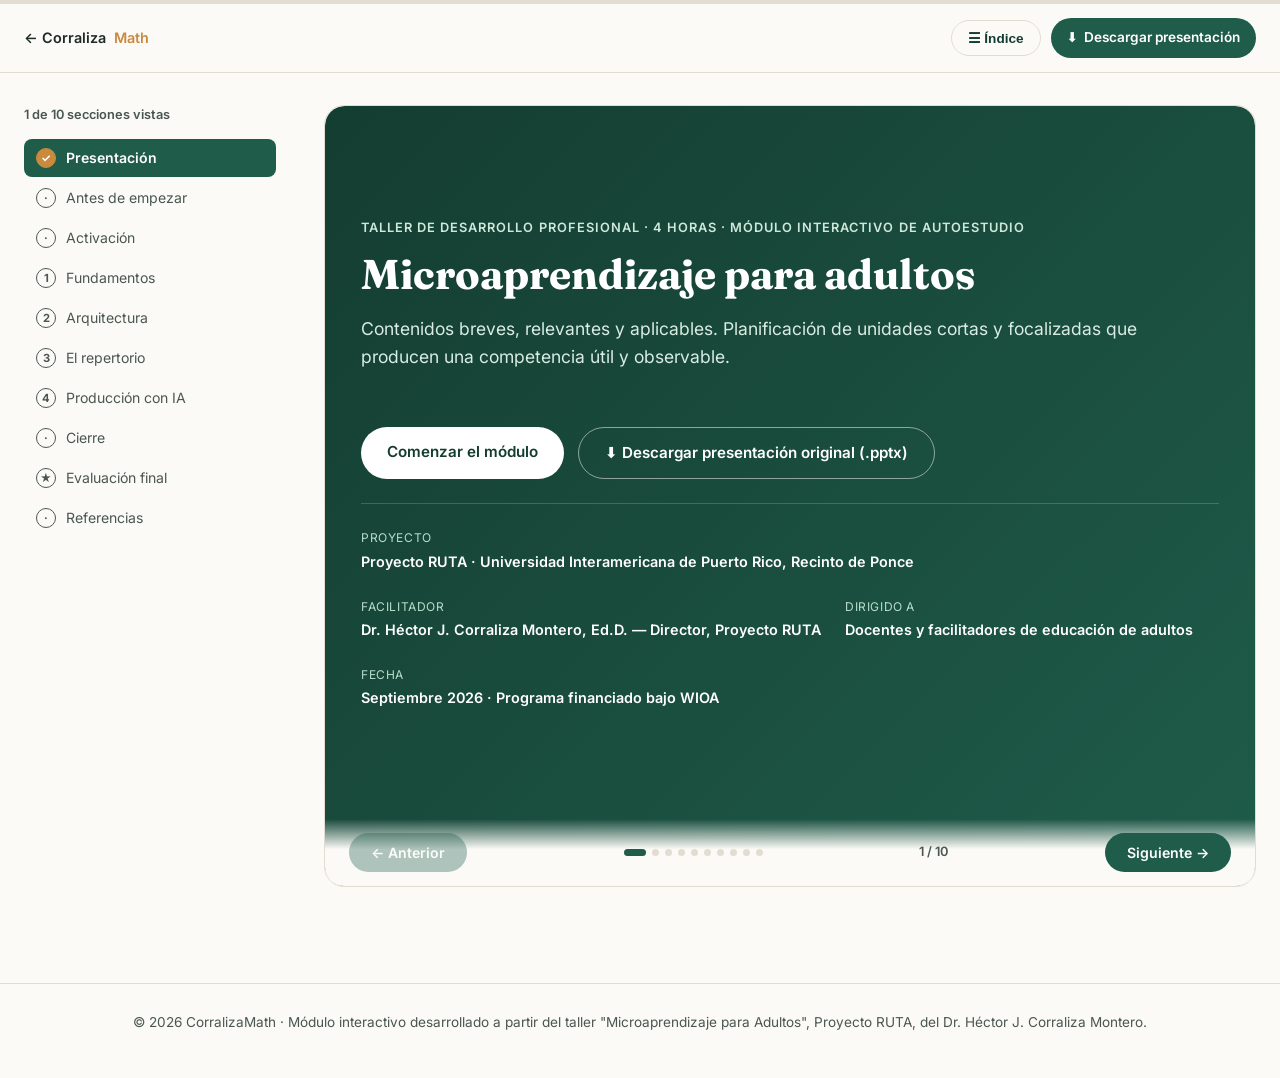
<file: modulos/microaprendizaje-adultos/index.html>
<!DOCTYPE html>
<html lang="es">
<head>
<meta charset="UTF-8">
<meta name="viewport" content="width=device-width, initial-scale=1.0">
<title>Microaprendizaje para Adultos | Módulo interactivo · CorralizaMath</title>
<meta name="description" content="Módulo interactivo de autoestudio: Microaprendizaje para Adultos, Proyecto RUTA (Universidad Interamericana de Puerto Rico, Recinto de Ponce). Andragogía, arquitectura de microunidades, repertorio de formatos y producción asistida por IA.">
<link rel="icon" href="data:image/svg+xml,<svg xmlns=%22http://www.w3.org/2000/svg%22 viewBox=%220 0 100 100%22><text y=%22.9em%22 font-size=%2290%22>∑</text></svg>">
<link rel="preconnect" href="https://fonts.googleapis.com">
<link rel="preconnect" href="https://fonts.gstatic.com" crossorigin>
<link href="https://fonts.googleapis.com/css2?family=Fraunces:wght@500;600;700&family=Inter:wght@400;500;600;700&family=Caveat:wght@500;700&display=swap" rel="stylesheet">
<link rel="stylesheet" href="../../css/styles.css">
<link rel="stylesheet" href="module.css">
</head>
<body class="module-body">

<header class="module-header">
  <div class="progress-track"><div class="progress-fill" id="progressFill"></div></div>
  <div class="module-header-inner">
    <a href="../../index.html" class="module-back">← Corraliza<span style="color:var(--color-accent)">Math</span></a>
    <span class="module-title-mini">Microaprendizaje para Adultos</span>
    <div class="module-header-actions">
      <button class="btn btn-ghost btn-sm" id="sidebarToggle" aria-label="Abrir índice">☰ <span class="btn-label">Índice</span></button>
      <a class="btn btn-primary btn-sm" href="../../recursos/Microaprendizaje-Adultos-RUTA-Corraliza.pptx" download>
        <span class="btn-icon">⬇</span><span class="btn-label">Descargar presentación</span>
      </a>
    </div>
  </div>
</header>

<div class="module-shell">

  <aside class="module-sidebar" id="moduleSidebar">
    <p class="sidebar-progress" id="sidebarProgressLabel">0 de 10 secciones vistas</p>
    <ul class="sidebar-nav">
      <li><a href="#portada"><span class="sidebar-num"><span class="sidebar-num-text">·</span></span> Presentación</a></li>
      <li><a href="#objetivos"><span class="sidebar-num"><span class="sidebar-num-text">·</span></span> Antes de empezar</a></li>
      <li><a href="#activacion"><span class="sidebar-num"><span class="sidebar-num-text">·</span></span> Activación</a></li>
      <li><a href="#modulo-1"><span class="sidebar-num"><span class="sidebar-num-text">1</span></span> Fundamentos</a></li>
      <li><a href="#modulo-2"><span class="sidebar-num"><span class="sidebar-num-text">2</span></span> Arquitectura</a></li>
      <li><a href="#modulo-3"><span class="sidebar-num"><span class="sidebar-num-text">3</span></span> El repertorio</a></li>
      <li><a href="#modulo-4"><span class="sidebar-num"><span class="sidebar-num-text">4</span></span> Producción con IA</a></li>
      <li><a href="#cierre"><span class="sidebar-num"><span class="sidebar-num-text">·</span></span> Cierre</a></li>
      <li><a href="#evaluacion"><span class="sidebar-num"><span class="sidebar-num-text">★</span></span> Evaluación final</a></li>
      <li><a href="#referencias"><span class="sidebar-num"><span class="sidebar-num-text">·</span></span> Referencias</a></li>
    </ul>
  </aside>

  <main class="module-content">
   <div class="slides-viewport" id="slidesViewport">
    <div class="slides-track" id="slidesTrack">

    <!-- PORTADA -->
    <section class="module-cover" id="portada">
      <p class="eyebrow">Taller de desarrollo profesional · 4 horas · Módulo interactivo de autoestudio</p>
      <h1>Microaprendizaje para adultos</h1>
      <p class="lead">Contenidos breves, relevantes y aplicables. Planificación de unidades cortas y focalizadas que producen una competencia útil y observable.</p>
      <div class="cover-actions">
        <a href="#objetivos" class="btn btn-on-dark">Comenzar el módulo</a>
        <a class="btn btn-outline-on-dark" href="../../recursos/Microaprendizaje-Adultos-RUTA-Corraliza.pptx" download>⬇ Descargar presentación original (.pptx)</a>
      </div>
      <div class="cover-meta">
        <div><span>Proyecto</span><span>Proyecto RUTA · Universidad Interamericana de Puerto Rico, Recinto de Ponce</span></div>
        <div><span>Facilitador</span><span>Dr. Héctor J. Corraliza Montero, Ed.D. — Director, Proyecto RUTA</span></div>
        <div><span>Dirigido a</span><span>Docentes y facilitadores de educación de adultos</span></div>
        <div><span>Fecha</span><span>Septiembre 2026 · Programa financiado bajo WIOA</span></div>
      </div>
    </section>

    <!-- ANTES DE EMPEZAR: punto de partida + objetivos + agenda -->
    <section class="module-section" id="objetivos">
      <span class="section-kicker">Punto de partida</span>
      <h2>Nuestro participante no tiene una hora libre: tiene diez minutos</h2>

      <div class="subsection">
        <div class="grid-3">
          <div class="info-card">
            <span class="tag">1 · El reto real</span>
            <p>El adulto que atendemos estudia entre turnos de trabajo, responsabilidades de cuido, traslados y una escolaridad interrumpida.</p>
            <p><strong>La unidad larga compite con su vida. La unidad corta se acomoda a ella.</strong></p>
          </div>
          <div class="info-card">
            <span class="tag">2 · Lo que dice la evidencia</span>
            <p>En un estudio con 104 estudiantes universitarios, el grupo que recibió microaprendizaje superó al grupo control en ejecución (M = 6.6 frente a 5.6; <em>p</em> &lt; .001) y reportó mayor disfrute del proceso.</p>
            <p class="source-note" style="margin-top:0; border-top:none; padding-top:0;">Balasundaram et al. (2024)</p>
          </div>
          <div class="info-card">
            <span class="tag">3 · Nuestra apuesta</span>
            <p>Que cada experiencia de 5 a 15 minutos cierre con una competencia útil y observable, no con un tema "cubierto".</p>
            <p><strong>El criterio de éxito deja de ser cuánto expuse y pasa a ser qué puede hacer hoy quien aprendió.</strong></p>
          </div>
        </div>
      </div>

      <div class="subsection">
        <span class="section-kicker">Hacia dónde vamos</span>
        <h3>Objetivos del taller</h3>
        <p class="section-dek">Al finalizar las cuatro horas, cada participante será capaz de. Marque cada objetivo a medida que lo sienta cumplido — su progreso se guarda en este navegador.</p>
        <ul class="checklist">
          <li class="checklist-item">
            <input type="checkbox" id="obj1" data-persist="obj-1">
            <label for="obj1"><strong>1. Fundamentar el microaprendizaje en la andragogía y la ciencia cognitiva.</strong><br>Explicar, con al menos tres argumentos, por qué una unidad corta y focalizada se ajusta mejor al adulto que una sesión extensa.</label>
          </li>
          <li class="checklist-item">
            <input type="checkbox" id="obj2" data-persist="obj-2">
            <label for="obj2"><strong>2. Formular competencias observables alcanzables en una unidad corta.</strong><br>Redactar la competencia de una microunidad con condición, verbo observable, objeto y criterio de logro.</label>
          </li>
          <li class="checklist-item">
            <input type="checkbox" id="obj3" data-persist="obj-3">
            <label for="obj3"><strong>3. Diseñar una cápsula educativa completa.</strong><br>Construir los cinco momentos de la cápsula, su práctica inmediata y su microevaluación, aplicando principios del DUA.</label>
          </li>
          <li class="checklist-item">
            <input type="checkbox" id="obj4" data-persist="obj-4">
            <label for="obj4"><strong>4. Producir y verificar microcontenido con apoyo de inteligencia artificial.</strong><br>Utilizar el modelo RC-TTF para generar guiones, guías visuales e ítems de microevaluación, y aplicar cinco controles de verificación humana.</label>
          </li>
        </ul>
      </div>

      <div class="subsection">
        <span class="section-kicker">Ruta del día</span>
        <h3>Agenda de las cuatro horas</h3>
        <table class="data-table">
          <thead><tr><th>Bloque</th><th>Contenido</th><th>Producto del bloque</th><th>Tiempo</th></tr></thead>
          <tbody>
            <tr><td><strong>Apertura</strong></td><td>Cápsula cero: vivir el microaprendizaje antes de explicarlo</td><td>Acuerdos de trabajo</td><td>15 min</td></tr>
            <tr><td><strong>Módulo 1</strong></td><td>Fundamentos: por qué el adulto aprende mejor en microunidades</td><td>Diagnóstico de mi curso</td><td>45 min</td></tr>
            <tr><td><strong>Módulo 2</strong></td><td>Arquitectura de una microunidad: del objetivo a la competencia observable</td><td>Competencia + esqueleto de cápsula</td><td>55 min</td></tr>
            <tr><td><strong>Receso</strong></td><td>Pausa activa</td><td>—</td><td>10 min</td></tr>
            <tr><td><strong>Módulo 3</strong></td><td>El repertorio: cápsulas, videos breves, guías visuales, práctica y microevaluación</td><td>Cápsula producida</td><td>55 min</td></tr>
            <tr><td><strong>Módulo 4</strong></td><td>Producción asistida por IA con el modelo RC-TTF</td><td>Cápsula refinada y verificada</td><td>40 min</td></tr>
            <tr><td><strong>Cierre</strong></td><td>Micro-exposiciones, rúbrica y plan de implementación de 14 días</td><td>Compromiso de implementación</td><td>20 min</td></tr>
          </tbody>
        </table>
        <p class="source-note">Total: 240 minutos · Modalidad: presencial con trabajo en equipos de 3 a 4 docentes por programa.</p>
      </div>
    </section>

    <!-- ACTIVACIÓN: cápsula cero -->
    <section class="module-section" id="activacion">
      <span class="section-kicker">Activación</span>
      <h2>Cápsula cero: vivamos una microunidad antes de definirla</h2>
      <p class="section-dek">Microexperiencia de 6 minutos — siga el reloj. Inicie el temporizador y complete cada momento en el tiempo indicado, igual que lo haría un participante de RUTA.</p>

      <div class="timer-widget" id="capsulaCeroTimer" data-countdown data-seconds="360">
        <div class="timer-head">
          <div class="timer-display">6:00</div>
          <div class="timer-actions">
            <button class="timer-btn timer-start" type="button">Iniciar</button>
            <button class="timer-btn timer-reset" type="button">Reiniciar</button>
          </div>
        </div>
        <div class="timer-steps">
          <div class="timer-step" data-from="0" data-to="60"><span class="ts-time">0:00 – 1:00 · Gancho</span>Piense en el último contenido que enseñó y que sus participantes olvidaron en una semana. Escríbalo en una nota adhesiva.</div>
          <div class="timer-step" data-from="60" data-to="180"><span class="ts-time">1:00 – 3:00 · Núcleo</span>Lea la definición operacional de abajo. Subraye las dos palabras que más le incomoden.</div>
          <div class="timer-step" data-from="180" data-to="300"><span class="ts-time">3:00 – 5:00 · Práctica</span>Reescriba el contenido de su nota adhesiva en una sola oración que empiece con «Al terminar, el participante podrá…».</div>
          <div class="timer-step" data-from="300" data-to="360"><span class="ts-time">5:00 – 6:00 · Chequeo</span>Intercambie su nota con un colega (o revísela usted mismo/a). Responda únicamente: ¿esto se puede ver? ¿esto se puede hacer en diez minutos?</div>
        </div>
      </div>

      <div class="grid-2">
        <div class="callout callout-primary">
          <span class="callout-title">Definición operacional de trabajo</span>
          <p>«Una microunidad es una experiencia breve y focalizada, dirigida a uno o dos objetivos, integrada a una estructura mayor, activa y participativa, que produce evidencia de logro.»</p>
        </div>
        <div>
          <h4>Acuerdos de trabajo</h4>
          <ul class="checklist">
            <li class="checklist-item"><label>Se trabaja con el curso real que usted enseña.</label></li>
            <li class="checklist-item"><label>Todo producto se comparte en tres minutos.</label></li>
            <li class="checklist-item"><label>El celular es herramienta de producción, no distracción.</label></li>
            <li class="checklist-item"><label>Se puede discrepar; se sostiene con argumento.</label></li>
          </ul>
        </div>
      </div>

      <div class="worksheet-box">
        <label for="notaAdhesiva">Su nota adhesiva (Gancho)</label>
        <textarea id="notaAdhesiva" data-persist-text="capsula-cero-nota" placeholder="El último contenido que sus participantes olvidaron en una semana…"></textarea>
      </div>
      <div class="worksheet-box">
        <label for="oracionCompetencia">Su oración de práctica</label>
        <textarea id="oracionCompetencia" data-persist-text="capsula-cero-oracion" placeholder="Al terminar, el participante podrá…"></textarea>
        <p class="worksheet-hint">Guarde esta oración: es el insumo de la Actividad 1 en el Módulo 1.</p>
      </div>
    </section>

    <!-- MÓDULO 1: FUNDAMENTOS -->
    <section class="module-section" id="modulo-1">
      <span class="section-kicker"><span class="num-badge">1</span> Fundamentos · 45 minutos</span>
      <h2>Por qué el adulto aprende mejor en microunidades</h2>
      <p class="section-dek">Andragogía, arquitectura cognitiva y evidencia empírica.</p>

      <div class="subsection">
        <h3>Contexto: el participante que tenemos delante y lo que exige del diseño</h3>
        <div class="grid-4">
          <div class="info-card"><h4>Jornada laboral</h4><p>Estudia después de una jornada completa o entre turnos.</p><p><strong>Implicación de diseño:</strong> diseñe para el cansancio: una idea por unidad, no seis.</p></div>
          <div class="info-card"><h4>Responsabilidades de cuido</h4><p>Atiende hijos, nietos o familiares dependientes.</p><p><strong>Implicación de diseño:</strong> diseñe para la interrupción: la unidad debe poder retomarse sin releerlo todo.</p></div>
          <div class="info-card"><h4>Escolaridad interrumpida</h4><p>Regresa a estudiar tras años fuera del aula.</p><p><strong>Implicación de diseño:</strong> diseñe para la confianza: victorias visibles y tempranas.</p></div>
          <div class="info-card"><h4>Necesidad inmediata</h4><p>Busca un empleo, un diploma o una destreza concreta.</p><p><strong>Implicación de diseño:</strong> diseñe para el uso: la utilidad debe verse en la primera pantalla.</p></div>
        </div>
        <p class="source-note">Retrato de trabajo, no dato estadístico: contrástelo con la matrícula real de su grupo antes de usarlo para tomar decisiones.</p>
      </div>

      <div class="subsection">
        <h3>Definición: qué es el microaprendizaje (y qué no depende del reloj)</h3>
        <div class="callout callout-quote">
          <p>«Un evento de aprendizaje corto y focalizado, que no se define por un límite de tiempo arbitrario» (Kapp y Defelice, 2019)</p>
        </div>
        <div class="grid-3">
          <div class="info-card"><span class="tag">A</span><h4>Foco estrecho</h4><p>Atiende uno o dos objetivos de aprendizaje. Si necesita tres, no es una microunidad: son dos microunidades mal unidas.</p></div>
          <div class="info-card"><span class="tag">B</span><h4>Integración a una estructura mayor</h4><p>No vive suelta. Pertenece a una ruta, un módulo o una secuencia. Una cápsula aislada es un dato; una cápsula secuenciada es aprendizaje.</p></div>
          <div class="info-card"><span class="tag">C</span><h4>Actividad y participación</h4><p>Exige hacer algo, no solo mirar. Un video de tres minutos sin práctica es un video corto, no microaprendizaje.</p></div>
        </div>
        <p class="section-dek">Y produce evidencia: lo que el participante hace queda registrado.</p>
      </div>

      <div class="subsection">
        <h3>Precisión conceptual: cinco confusiones que conviene resolver hoy</h3>
        <table class="data-table">
          <thead><tr><th>Lo que se suele creer</th><th>Lo que sostiene la literatura</th><th>Consecuencia para el diseño</th></tr></thead>
          <tbody>
            <tr><td>«Es cortar la clase en pedazos»</td><td>Fragmentar no es focalizar: cada unidad necesita objetivo, práctica y cierre propios.</td><td>Rediseñe, no recorte.</td></tr>
            <tr><td>«Sirve para cualquier contenido»</td><td>No todo lo que hay que saber puede enseñarse en microformato (Kapp y Defelice, 2019).</td><td>Reserve la unidad larga para lo complejo e integrador.</td></tr>
            <tr><td>«Mientras más breve, mejor»</td><td>La brevedad sin foco produce olvido; el criterio es la unidad de sentido, no el cronómetro.</td><td>Dure lo que la competencia exija: 5, 10 o 15 minutos.</td></tr>
            <tr><td>«Es solo contenido digital»</td><td>Hug (2006) incluye lo presencial y lo monomedial entre las formas de microaprendizaje.</td><td>Una microunidad puede ser una hoja impresa bien diseñada.</td></tr>
            <tr><td>«Sustituye al docente»</td><td>Sin secuenciación, retroalimentación y acompañamiento, la cápsula se vuelve un archivo más.</td><td>El docente pasa de transmisor a arquitecto de la ruta.</td></tr>
          </tbody>
        </table>
      </div>

      <div class="subsection">
        <h3>Anclaje andragógico: los seis principios de Knowles traducidos a microunidades</h3>
        <table class="data-table">
          <thead><tr><th>Principio del aprendizaje adulto</th><th>Cómo se materializa en la microunidad</th></tr></thead>
          <tbody>
            <tr><td>Necesidad de saber</td><td>La cápsula abre declarando para qué sirve hoy: «Al terminar podrá pedir una cita médica por teléfono».</td></tr>
            <tr><td>Autoconcepto de persona autodirigida</td><td>El participante decide cuándo y en qué orden completa las cápsulas de la ruta.</td></tr>
            <tr><td>Papel de la experiencia previa</td><td>El gancho parte de una situación que la persona ya vivió, no de una definición.</td></tr>
            <tr><td>Disposición a aprender</td><td>El contenido responde a una tarea real de esta semana: una entrevista, un examen, un formulario.</td></tr>
            <tr><td>Orientación al problema</td><td>La destreza se enseña dentro del problema, no como paso previo abstracto.</td></tr>
            <tr><td>Motivación interna</td><td>El cierre evidencia una competencia lograda —algo que antes no podía hacer—, no una calificación.</td></tr>
          </tbody>
        </table>
        <p class="source-note">Knowles, Holton y Swanson (2020)</p>
      </div>

      <div class="subsection">
        <h3>Arquitectura cognitiva: tres leyes que explican por qué la unidad corta funciona</h3>
        <div class="step-list">
          <div class="step-item">
            <span class="step-num">1</span>
            <div>
              <h4>Carga cognitiva</h4>
              <p>La memoria de trabajo sostiene pocos elementos a la vez. Una unidad con un solo objetivo reduce la carga ajena a la tarea y libera capacidad para el aprendizaje.</p>
              <p><strong>Decisión:</strong> elimine todo lo que no sirva al objetivo, por interesante que sea.</p>
              <p class="source-note" style="border:none; margin:0; padding:0;">Sweller, van Merriënboer y Paas (2019)</p>
            </div>
          </div>
          <div class="step-item">
            <span class="step-num">2</span>
            <div>
              <h4>Práctica espaciada</h4>
              <p>Distribuir tres cápsulas de ocho minutos en tres días distintos produce más retención que una sesión continua de veinticuatro minutos.</p>
              <p><strong>Decisión:</strong> planifique el calendario de la ruta, no solo el contenido de la cápsula.</p>
            </div>
          </div>
          <div class="step-item">
            <span class="step-num">3</span>
            <div>
              <h4>Práctica de recuperación</h4>
              <p>Recuperar información de la memoria consolida más que volver a leerla. El chequeo final de la cápsula no mide: enseña.</p>
              <p><strong>Decisión:</strong> cierre siempre con una pregunta o tarea que obligue a recuperar, aunque no lleve nota.</p>
              <p class="source-note" style="border:none; margin:0; padding:0;">Roediger y Karpicke (2006)</p>
            </div>
          </div>
        </div>
        <div class="callout callout-accent">
          <p>El olvido no es fallo del participante: es la condición que el diseño debe anticipar.</p>
        </div>
      </div>

      <div class="subsection">
        <h3>Marco de análisis: las siete dimensiones de una microunidad</h3>
        <div class="grid-3">
          <div class="info-card"><h4>Tiempo</h4><p>¿Cuánto esfuerzo real exige?</p></div>
          <div class="info-card"><h4>Contenido</h4><p>¿Es un asunto acotado o encubre varios?</p></div>
          <div class="info-card"><h4>Currículo</h4><p>¿Dónde encaja en el módulo o la ruta?</p></div>
          <div class="info-card"><h4>Forma</h4><p>¿Fragmento, episodio, elemento de destreza?</p></div>
          <div class="info-card"><h4>Proceso</h4><p>¿Actividad aislada o integrada al flujo?</p></div>
          <div class="info-card"><h4>Medialidad</h4><p>¿Presencial, impresa, multimedia?</p></div>
          <div class="info-card"><h4>Tipo de aprendizaje</h4><p>¿Repetitivo, reflexivo, orientado a problema?</p></div>
        </div>
        <p class="source-note">Hug (2006). Estas siete preguntas son la lista de cotejo con la que se revisa cada cápsula en las micro-exposiciones del cierre.</p>
      </div>

      <div class="subsection">
        <h3>Tipología de uso: seis funciones de una microunidad</h3>
        <div class="grid-3">
          <div class="info-card"><h4>Preparatoria</h4><p>Prepara el terreno antes de una sesión mayor.</p><p><em>Ejemplo RUTA:</em> cápsula sobre vocabulario de entrevista, la víspera del taller de empleabilidad.</p></div>
          <div class="info-card"><h4>De práctica</h4><p>Ejercita una destreza ya enseñada.</p><p><em>Ejemplo RUTA:</em> tres problemas de porcentaje con retroalimentación inmediata.</p></div>
          <div class="info-card"><h4>Posinstruccional</h4><p>Refuerza y espacia lo aprendido.</p><p><em>Ejemplo RUTA:</em> recordatorio de fórmulas al tercer y séptimo día.</p></div>
          <div class="info-card"><h4>De desempeño</h4><p>Apoya en el momento exacto de la tarea.</p><p><em>Ejemplo RUTA:</em> guía visual junto a la computadora para completar el formulario en línea.</p></div>
          <div class="info-card"><h4>Reflexiva</h4><p>Provoca pensamiento sobre la propia práctica.</p><p><em>Ejemplo RUTA:</em> una pregunta al final de la semana: ¿dónde usé el inglés fuera del salón?</p></div>
          <div class="info-card"><h4>Persuasiva</h4><p>Mueve actitudes y sostiene la permanencia.</p><p><em>Ejemplo RUTA:</em> testimonio de 90 segundos de un egresado del programa.</p></div>
        </div>
        <p class="source-note">Kapp y Defelice (2019)</p>
      </div>

      <div class="subsection">
        <h3>Actividad 1 · 7 minutos — Diagnóstico: ¿dónde cabe una microunidad en mi curso?</h3>
        <div class="step-list">
          <div class="step-item"><span class="step-num">1</span><p style="margin:0;">Nombre un contenido de su curso que los participantes olvidan, evaden o repiten sin dominar. Use la nota adhesiva de la Cápsula Cero.</p></div>
          <div class="step-item"><span class="step-num">2</span><p style="margin:0;">Ubique ese contenido en una de las siete dimensiones de Hug que más lo explique: ¿es problema de tiempo, de contenido, de forma o de medialidad?</p></div>
          <div class="step-item"><span class="step-num">3</span><p style="margin:0;">Elija una de las seis funciones —distinta a «de práctica»— para atacarlo.</p></div>
          <div class="step-item"><span class="step-num">4</span><p style="margin:0;">Escriba en una oración: «Una microunidad de tipo ____ podría resolver que ____».</p></div>
        </div>
        <div class="callout callout-primary">
          <span class="callout-title">Ejemplo modelado</span>
          <p>«Una microunidad de tipo DESEMPEÑO podría resolver que los participantes no completen su solicitud en línea sin ayuda presencial».</p>
        </div>
        <div class="worksheet-box">
          <label for="diagnostico1">Mi diagnóstico</label>
          <textarea id="diagnostico1" data-persist-text="modulo1-diagnostico" placeholder="Una microunidad de tipo ____ podría resolver que ____."></textarea>
          <p class="worksheet-hint">Producto que se conserva: esta oración es el insumo del Módulo 2.</p>
        </div>
      </div>

      <div class="quiz">
        <p class="quiz-title">✓ Autoevaluación rápida</p>
        <p class="quiz-question">Según Kapp y Defelice (2019), ¿qué determina realmente si algo es microaprendizaje?</p>
        <div class="quiz-options">
          <button class="quiz-option" data-correct="false" data-feedback="La duración NO es el criterio definitorio, según la propia definición.">Que dure menos de cinco minutos</button>
          <button class="quiz-option" data-correct="true" data-feedback="Correcto: foco estrecho, integración a una estructura mayor y actividad con evidencia — no la duración.">Foco estrecho, integración a una secuencia mayor y actividad con evidencia</button>
          <button class="quiz-option" data-correct="false" data-feedback="Hug (2006) incluye lo presencial y lo monomedial: no depende de ser digital.">Que sea contenido digital, como un video o una app</button>
        </div>
        <p class="quiz-feedback"></p>
      </div>
    </section>

    <!-- MÓDULO 2: ARQUITECTURA -->
    <section class="module-section" id="modulo-2">
      <span class="section-kicker"><span class="num-badge">2</span> Arquitectura de una microunidad · 55 minutos</span>
      <h2>Del objetivo amplio a la competencia observable</h2>
      <p class="section-dek">Los cinco momentos, la dosificación y la secuenciación de la ruta.</p>

      <div class="subsection">
        <h3>Principio rector: una microunidad, una competencia observable</h3>
        <div class="callout callout-quote">
          <p>Si no puedo ver lo que la persona hace distinto al terminar, no diseñé una microunidad: diseñé un contenido corto.</p>
        </div>
        <div class="grid-3">
          <div class="info-card"><span class="tag">?</span><h4>Prueba de observabilidad</h4><p>¿Puedo describir, sin ambigüedad, la conducta que veré? «Comprender» y «conocer» no pasan la prueba; «clasificar», «calcular», «redactar» y «demostrar» sí.</p></div>
          <div class="info-card"><span class="tag">?</span><h4>Prueba de dosificación</h4><p>¿Puede lograrse en el tiempo disponible del participante —entre 5 y 15 minutos— sin recortar la práctica? Si la respuesta es no, divida en dos unidades.</p></div>
          <div class="info-card"><span class="tag">?</span><h4>Prueba de utilidad</h4><p>¿La persona puede usar esto en su vida o su trabajo dentro de las próximas 72 horas? Si no, la unidad quizás pertenezca a otro momento de la ruta.</p></div>
        </div>
      </div>

      <div class="subsection">
        <h3>Herramienta 1: fórmula para redactar la competencia de la microunidad</h3>
        <div class="step-list">
          <div class="step-item"><span class="step-num">1</span><div><h4>Condición</h4><p>¿Con qué recursos o en qué situación? <em>Ejemplo:</em> «Dado un recibo de servicios…»</p></div></div>
          <div class="step-item"><span class="step-num">2</span><div><h4>Verbo observable</h4><p>¿Qué hará que yo pueda ver? <em>Ejemplo:</em> «…identificará…»</p></div></div>
          <div class="step-item"><span class="step-num">3</span><div><h4>Objeto</h4><p>¿Sobre qué contenido? <em>Ejemplo:</em> «…los tres cargos fijos…»</p></div></div>
          <div class="step-item"><span class="step-num">4</span><div><h4>Criterio</h4><p>¿Con qué nivel de logro? <em>Ejemplo:</em> «…con 70&nbsp;% de exactitud, en 10 minutos.»</p></div></div>
        </div>
        <div class="callout callout-primary">
          <p>«Dado un recibo de servicios, el participante identificará los tres cargos fijos con 70&nbsp;% de exactitud, en 10 minutos.»</p>
        </div>

        <h4 style="margin-top:26px;">🛠 Construya su propia competencia observable</h4>
        <p>Complete los cuatro campos con un contenido real de su curso. El texto se genera automáticamente abajo.</p>
        <div class="builder">
          <div class="builder-grid">
            <div class="builder-field">
              <label for="cb-condicion"><span class="letter-badge">1</span>Condición</label>
              <input type="text" id="cb-condicion" placeholder="ej. Dado un formulario de solicitud de empleo en línea">
            </div>
            <div class="builder-field">
              <label for="cb-verbo"><span class="letter-badge">2</span>Verbo observable</label>
              <input type="text" id="cb-verbo" placeholder="ej. completará">
            </div>
            <div class="builder-field">
              <label for="cb-objeto"><span class="letter-badge">3</span>Objeto</label>
              <input type="text" id="cb-objeto" placeholder="ej. los campos obligatorios del formulario">
            </div>
            <div class="builder-field">
              <label for="cb-criterio"><span class="letter-badge">4</span>Criterio</label>
              <input type="text" id="cb-criterio" placeholder="ej. sin asistencia, en 8 minutos">
            </div>
          </div>
          <div class="builder-output" id="competencyOutput"><span class="placeholder">Su competencia observable aparecerá aquí a medida que complete los cuatro campos…</span></div>
          <div class="builder-actions">
            <button class="btn btn-primary btn-sm" id="competencyCopy" type="button">Copiar competencia</button>
            <button class="btn btn-ghost btn-sm" id="competencyReset" type="button">Borrar campos</button>
          </div>
        </div>
      </div>

      <div class="subsection">
        <h3>Contraste: antes y después, de tema amplio a competencia observable</h3>
        <table class="data-table">
          <thead><tr><th>Programa</th><th>Como suele redactarse</th><th>Redacción como microunidad</th></tr></thead>
          <tbody>
            <tr><td>Inglés conversacional</td><td>Practicar vocabulario relacionado con la salud.</td><td>Dado un guion de tres turnos, el participante solicitará una cita médica por teléfono usando cinco expresiones clave, sin apoyo escrito, en 8 minutos.</td></tr>
            <tr><td>Tutorías de examen de equivalencia — Matemáticas</td><td>Repasar operaciones con fracciones.</td><td>Dadas cuatro sumas de fracciones con distinto denominador, el participante determinará el denominador común y resolverá tres de las cuatro correctamente, en 10 minutos.</td></tr>
            <tr><td>Destrezas digitales</td><td>Conocer el manejo del correo electrónico.</td><td>Dado un adjunto en la bandeja de entrada, el participante descargará el archivo y lo guardará en una carpeta nombrada, sin asistencia, en 5 minutos.</td></tr>
            <tr><td>Empleabilidad</td><td>Orientar sobre la entrevista de empleo.</td><td>Ante la pregunta «hábleme de usted», el participante formulará una respuesta de 60 segundos con tres elementos: función, logro y disponibilidad.</td></tr>
          </tbody>
        </table>
        <p class="source-note">Observe que la columna derecha no es más larga por adorno: cada palabra añadida es una decisión de diseño verificable.</p>
      </div>

      <div class="subsection">
        <h3>Herramienta 2: la regla 1-1-1, el filtro de foco</h3>
        <div class="grid-3">
          <div class="info-card"><span class="tag">1</span><h4>Un objetivo</h4><p>Una sola competencia observable por unidad. Si al redactarla aparece una «y», sospeche: probablemente son dos unidades.</p></div>
          <div class="info-card"><span class="tag">1</span><h4>Un formato dominante</h4><p>Video breve, cápsula escrita o guía visual: elija uno como soporte principal. Mezclar tres formatos en diez minutos fragmenta la atención.</p></div>
          <div class="info-card"><span class="tag">1</span><h4>Una práctica</h4><p>Una sola tarea de aplicación, hecha durante la unidad y no después. Si el participante cierra la cápsula sin haber hecho nada, no hubo aprendizaje: hubo exposición.</p></div>
        </div>
        <div class="callout callout-accent">
          <p><strong>Prueba rápida:</strong> si usted no puede explicar su cápsula en una sola oración, todavía no está focalizada.</p>
        </div>
      </div>

      <div class="subsection">
        <h3>Estructura: los cinco momentos de una cápsula educativa</h3>
        <div class="step-list">
          <div class="step-item"><span class="step-num">1</span><div><h4>Gancho — 10&nbsp;% del tiempo</h4><p>Una situación real, una pregunta o un dato que produzca incomodidad productiva.</p></div></div>
          <div class="step-item"><span class="step-num">2</span><div><h4>Núcleo — 25&nbsp;% del tiempo</h4><p>El contenido mínimo indispensable. Solo lo que la práctica exige.</p></div></div>
          <div class="step-item"><span class="step-num">3</span><div><h4>Modelado — 20&nbsp;% del tiempo</h4><p>El docente o el video muestra el procedimiento completo, pensando en voz alta.</p></div></div>
          <div class="step-item"><span class="step-num">4</span><div><h4>Práctica — 35&nbsp;% del tiempo</h4><p>El participante ejecuta. Es el momento más largo y el más protegido.</p></div></div>
          <div class="step-item"><span class="step-num">5</span><div><h4>Chequeo — 10&nbsp;% del tiempo</h4><p>Recuperación breve: qué logró, qué sigue.</p></div></div>
        </div>

        <div class="stack-bar">
          <div class="stack-seg" style="width:10%; background:#84a89a;">10%</div>
          <div class="stack-seg" style="width:25%; background:#1f5c4a;">25%</div>
          <div class="stack-seg" style="width:20%; background:#c98a3e;">20%</div>
          <div class="stack-seg" style="width:35%; background:#143d31;">35%</div>
          <div class="stack-seg" style="width:10%; background:#84a89a;">10%</div>
        </div>
        <div class="stack-legend">
          <span><i style="background:#84a89a;"></i>Gancho</span>
          <span><i style="background:#1f5c4a;"></i>Núcleo</span>
          <span><i style="background:#c98a3e;"></i>Modelado</span>
          <span><i style="background:#143d31;"></i>Práctica</span>
          <span><i style="background:#84a89a;"></i>Chequeo</span>
        </div>

        <div class="callout callout-warn">
          <p><strong>Regla de oro:</strong> la práctica nunca se sacrifica. Si falta tiempo, se recorta el núcleo — no el momento en que la persona hace.</p>
        </div>
      </div>

      <div class="subsection">
        <h3>Dosificación: cuánto dura cada momento según el largo de la cápsula</h3>
        <table class="data-table">
          <thead><tr><th>Momento</th><th>Cápsula de 5 min</th><th>Cápsula de 10 min</th><th>Cápsula de 15 min</th><th>Qué se ajusta al crecer</th></tr></thead>
          <tbody>
            <tr><td>Gancho</td><td>30 segundos</td><td>1 minuto</td><td>1.5 minutos</td><td>Se mantiene breve siempre</td></tr>
            <tr><td>Núcleo</td><td>1 minuto</td><td>2.5 minutos</td><td>4 minutos</td><td>Se añaden ejemplos, no temas</td></tr>
            <tr><td>Modelado</td><td>1 minuto</td><td>2 minutos</td><td>3 minutos</td><td>Se agrega un segundo caso contrastante</td></tr>
            <tr><td>Práctica</td><td>2 minutos</td><td>3.5 minutos</td><td>5 minutos</td><td>Se aumenta el número de reactivos</td></tr>
            <tr><td>Chequeo</td><td>30 segundos</td><td>1 minuto</td><td>1.5 minutos</td><td>Se añade autoevaluación del proceso</td></tr>
          </tbody>
        </table>
        <div class="grid-2">
          <div class="info-card"><h4>Cuándo usar 5 minutos</h4><p>Refuerzo, recordatorio espaciado o apoyo al desempeño en el momento de la tarea.</p></div>
          <div class="info-card"><h4>Cuándo usar 15 minutos</h4><p>Destreza nueva con procedimiento de varios pasos que exige modelado y práctica supervisada.</p></div>
        </div>
      </div>

      <div class="subsection">
        <h3>De la cápsula a la ruta: la secuenciación — el efecto está en el calendario, no en la pieza</h3>
        <div class="timeline">
          <div class="timeline-item"><span class="timeline-year">Día 1</span><div class="timeline-rail"><div class="timeline-dot"></div><div class="timeline-line"></div></div><div class="timeline-content"><strong>Cápsula A.</strong> Introduce la destreza y su primera práctica.</div></div>
          <div class="timeline-item"><span class="timeline-year">Día 3</span><div class="timeline-rail"><div class="timeline-dot"></div><div class="timeline-line"></div></div><div class="timeline-content"><strong>Cápsula B.</strong> Recupera A sin volver a explicarla y añade un caso nuevo.</div></div>
          <div class="timeline-item"><span class="timeline-year">Día 7</span><div class="timeline-rail"><div class="timeline-dot"></div><div class="timeline-line"></div></div><div class="timeline-content"><strong>Cápsula C.</strong> Aplica la destreza en un contexto distinto al original.</div></div>
          <div class="timeline-item"><span class="timeline-year">Día 14</span><div class="timeline-rail"><div class="timeline-dot"></div><div class="timeline-line"></div></div><div class="timeline-content"><strong>Chequeo.</strong> Recuperación acumulativa de A, B y C en cinco minutos.</div></div>
        </div>
        <div class="grid-2">
          <div class="info-card"><h4>Lo que el participante percibe</h4><p>Cuatro esfuerzos cortos y llevaderos, con la sensación de avanzar cada vez.</p></div>
          <div class="info-card"><h4>Lo que ocurre cognitivamente</h4><p>Práctica espaciada más recuperación repetida: la combinación con mayor respaldo empírico para la retención a largo plazo.</p></div>
        </div>
      </div>

      <div class="subsection">
        <h3>Accesibilidad: el DUA en microformato — tres decisiones de un minuto</h3>
        <div class="grid-3">
          <div class="info-card">
            <span class="tag">1</span><h4>Múltiples formas de representación</h4>
            <ul style="padding-left:18px; margin:8px 0 0; color:var(--color-ink-soft); font-size:0.9rem;">
              <li>Todo audio lleva texto; todo texto clave lleva apoyo visual.</li>
              <li>Vocabulario técnico definido en la misma pantalla.</li>
              <li>Contraste alto y tipografía de 14 puntos o más.</li>
            </ul>
          </div>
          <div class="info-card">
            <span class="tag">2</span><h4>Múltiples formas de acción y expresión</h4>
            <ul style="padding-left:18px; margin:8px 0 0; color:var(--color-ink-soft); font-size:0.9rem;">
              <li>La práctica admite respuesta escrita, oral o demostrada.</li>
              <li>Se permite usar apuntes, calculadora o diccionario si la competencia no los excluye.</li>
              <li>Hay una vía sin conexión para quien no tiene datos.</li>
            </ul>
          </div>
          <div class="info-card">
            <span class="tag">3</span><h4>Múltiples formas de participación</h4>
            <ul style="padding-left:18px; margin:8px 0 0; color:var(--color-ink-soft); font-size:0.9rem;">
              <li>El gancho conecta con una situación de la vida adulta del participante.</li>
              <li>El criterio de logro se declara desde el inicio.</li>
              <li>Se puede repetir la cápsula sin penalidad.</li>
            </ul>
          </div>
        </div>
        <p class="source-note">Marco de referencia: CAST (2024), Pautas del Diseño Universal para el Aprendizaje, versión 3.0.</p>
      </div>

      <div class="subsection">
        <h3>Plantilla A: diseño de cápsula educativa — hoja de trabajo</h3>
        <p class="section-dek">Complete su propia columna "Su cápsula" — cada campo se guarda automáticamente en este navegador.</p>
        <table class="worksheet-table">
          <thead><tr><th style="width:20%;">Campo</th><th style="width:38%;">Qué se escribe</th><th>Su cápsula</th></tr></thead>
          <tbody>
            <tr><td>Programa y grupo</td><td>Curso, nivel y número aproximado de participantes.</td><td><input type="text" data-persist-text="plantillaA-1"></td></tr>
            <tr><td>Función de la microunidad</td><td>Preparatoria, de práctica, posinstruccional, de desempeño, reflexiva o persuasiva.</td><td><input type="text" data-persist-text="plantillaA-2"></td></tr>
            <tr><td>Competencia observable</td><td>Condición + verbo observable + objeto + criterio de logro.</td><td><input type="text" data-persist-text="plantillaA-3"></td></tr>
            <tr><td>Formato dominante</td><td>Cápsula escrita, video breve o guía visual (uno solo).</td><td><input type="text" data-persist-text="plantillaA-4"></td></tr>
            <tr><td>Duración total</td><td>5, 10 o 15 minutos.</td><td><input type="text" data-persist-text="plantillaA-5"></td></tr>
            <tr><td>Gancho</td><td>Situación, pregunta o dato de arranque.</td><td><input type="text" data-persist-text="plantillaA-6"></td></tr>
            <tr><td>Núcleo</td><td>Contenido mínimo indispensable para la práctica.</td><td><input type="text" data-persist-text="plantillaA-7"></td></tr>
            <tr><td>Modelado</td><td>Procedimiento mostrado paso a paso.</td><td><input type="text" data-persist-text="plantillaA-8"></td></tr>
            <tr><td>Práctica inmediata</td><td>Tarea que el participante ejecuta durante la cápsula.</td><td><input type="text" data-persist-text="plantillaA-9"></td></tr>
            <tr><td>Microevaluación</td><td>Formato del chequeo y criterio de aprobación (70&nbsp;%).</td><td><input type="text" data-persist-text="plantillaA-10"></td></tr>
            <tr><td>Decisiones DUA</td><td>Una por cada principio: representación, expresión, participación.</td><td><input type="text" data-persist-text="plantillaA-11"></td></tr>
            <tr><td>Lugar en la ruta</td><td>Qué cápsula la antecede y cuál la sigue; días de espaciamiento.</td><td><input type="text" data-persist-text="plantillaA-12"></td></tr>
          </tbody>
        </table>
      </div>

      <div class="subsection">
        <h3>Actividad 2 · 20 minutos — Redactar la competencia y armar el esqueleto</h3>
        <div class="step-list">
          <div class="step-item"><span class="step-num">1–6</span><p style="margin:0;">Conviertan el problema de la Actividad 1 en una competencia observable con los cuatro componentes. Escríbanla y sométanla a las tres pruebas del principio rector.</p></div>
          <div class="step-item"><span class="step-num">7–10</span><p style="margin:0;">Intercambien la plantilla con otro equipo (o revísela usted mismo/a en frío). El equipo revisor solo marca lo que no puede ver y lo que no cabe en el tiempo.</p></div>
          <div class="step-item"><span class="step-num">11–16</span><p style="margin:0;">Corrijan y decidan función, formato dominante y duración total.</p></div>
          <div class="step-item"><span class="step-num">17–20</span><p style="margin:0;">Redacten el gancho en una o dos oraciones.</p></div>
        </div>

        <h4>Criterios de revisión entre pares</h4>
        <div class="self-check" data-msg-yes="Su competencia pasa los cuatro criterios de revisión. Puede avanzar a la Plantilla A completa." data-msg-no="Todavía no: ajuste su competencia antes de continuar al Módulo 3.">
          <h4>¿Su competencia pasa la revisión?</h4>
          <div class="self-check-q" data-answer="">
            <p>¿El verbo es observable?</p>
            <div class="self-check-toggle"><button class="sc-btn" data-answer="yes">Sí</button><button class="sc-btn" data-answer="no">No</button></div>
          </div>
          <div class="self-check-q" data-answer="">
            <p>¿Hay criterio de logro numérico?</p>
            <div class="self-check-toggle"><button class="sc-btn" data-answer="yes">Sí</button><button class="sc-btn" data-answer="no">No</button></div>
          </div>
          <div class="self-check-q" data-answer="">
            <p>¿Cabe en la duración declarada?</p>
            <div class="self-check-toggle"><button class="sc-btn" data-answer="yes">Sí</button><button class="sc-btn" data-answer="no">No</button></div>
          </div>
          <div class="self-check-q" data-answer="">
            <p>¿Se usa en 72 horas?</p>
            <div class="self-check-toggle"><button class="sc-btn" data-answer="yes">Sí</button><button class="sc-btn" data-answer="no">No</button></div>
          </div>
          <div class="self-check-result"></div>
        </div>
        <p class="section-dek">Al terminar: cada equipo tiene la mitad superior de la Plantilla A completada. Después del receso se produce el material y se diseña la microevaluación.</p>
      </div>

      <div class="subsection">
        <h3>Receso</h3>
        <div class="timer-widget" id="recesoTimer" data-countdown data-seconds="600">
          <div class="timer-head">
            <div class="timer-display">10:00</div>
            <div class="timer-actions">
              <button class="timer-btn timer-start" type="button">Iniciar</button>
              <button class="timer-btn timer-reset" type="button">Reiniciar</button>
            </div>
          </div>
        </div>
        <p class="section-dek">Al regresar: producción del material y diseño de la microevaluación.</p>
      </div>

      <div class="quiz">
        <p class="quiz-title">✓ Autoevaluación rápida</p>
        <p class="quiz-question">Si a una cápsula le falta tiempo, según la Regla de Oro, ¿qué se recorta primero?</p>
        <div class="quiz-options">
          <button class="quiz-option" data-correct="false" data-feedback="La práctica nunca se sacrifica: es el momento más protegido (35% del tiempo).">La práctica</button>
          <button class="quiz-option" data-correct="true" data-feedback="Correcto: se recorta el núcleo, nunca el momento en que la persona hace.">El núcleo</button>
          <button class="quiz-option" data-correct="false" data-feedback="El chequeo es breve por diseño (10%), pero la regla de oro apunta específicamente al núcleo.">El chequeo</button>
        </div>
        <p class="quiz-feedback"></p>
      </div>
    </section>

    <!-- MÓDULO 3: EL REPERTORIO -->
    <section class="module-section" id="modulo-3">
      <span class="section-kicker"><span class="num-badge">3</span> El repertorio · 55 minutos</span>
      <h2>Cápsulas, videos breves, guías visuales, práctica y microevaluación</h2>
      <p class="section-dek">Cuándo usar cada formato y cómo producirlo bien.</p>

      <div class="subsection">
        <h3>Decisión de formato: mapa del repertorio</h3>
        <table class="data-table">
          <thead><tr><th>Formato</th><th>Úselo cuando…</th><th>Duración</th><th>Evidencia que produce</th></tr></thead>
          <tbody>
            <tr><td>Cápsula escrita</td><td>El contenido debe consultarse otra vez y la conexión es intermitente.</td><td>5 a 10 min</td><td>Documento resuelto o formulario completado.</td></tr>
            <tr><td>Video breve</td><td>Hay un procedimiento que debe verse ejecutar paso a paso.</td><td>60 a 180 s</td><td>Grabación del participante replicando el procedimiento.</td></tr>
            <tr><td>Guía visual</td><td>La destreza se aplica en el momento de una tarea concreta.</td><td>Consulta</td><td>Tarea completada con la guía al lado.</td></tr>
            <tr><td>Audio breve</td><td>Se trabaja pronunciación, escucha o el participante se desplaza.</td><td>60 a 120 s</td><td>Grabación de voz del participante.</td></tr>
            <tr><td>Práctica guiada presencial</td><td>La destreza requiere retroalimentación inmediata del docente.</td><td>10 a 15 min</td><td>Demostración observada con lista de cotejo.</td></tr>
          </tbody>
        </table>
        <div class="callout callout-primary">
          <p>El formato se elige después de la competencia, nunca antes. Primero qué debe poder hacer la persona; luego, con qué se lo enseño.</p>
        </div>
      </div>

      <div class="subsection">
        <h3>Formato 1 — Cápsula escrita: anatomía de una sola página</h3>
        <div class="grid-2">
          <div>
            <h4>Estructura de la página</h4>
            <ul style="padding-left:18px; color:var(--color-ink-soft); font-size:0.94rem;">
              <li>Título en forma de promesa: «Al terminar podrá calcular el 15&nbsp;% de propina mentalmente».</li>
              <li>Situación de arranque en dos o tres oraciones.</li>
              <li>Contenido mínimo en viñetas, nunca en párrafos largos.</li>
              <li>Procedimiento numerado, un paso por línea.</li>
              <li>Ejemplo resuelto completo, con el razonamiento visible.</li>
              <li>Zona de práctica con espacio real para escribir.</li>
              <li>Chequeo de tres preguntas con las respuestas al reverso.</li>
            </ul>
          </div>
          <div>
            <h4>Criterios de calidad</h4>
            <ul style="padding-left:18px; color:var(--color-ink-soft); font-size:0.94rem;">
              <li>Cabe en una página; si no cabe, son dos cápsulas.</li>
              <li>Tipografía de 14 puntos o mayor, alto contraste.</li>
              <li>Ningún párrafo de más de cuatro líneas.</li>
              <li>Funciona impresa y en pantalla de celular.</li>
            </ul>
          </div>
        </div>
        <div class="callout callout-warn">
          <span class="callout-title">Errores que la arruinan</span>
          <ul style="padding-left:18px; margin:0;">
            <li>Escribir el resumen del tema en vez del procedimiento.</li>
            <li>Dejar el ejemplo a medias, «para que piensen».</li>
            <li>Poner la práctica en otra hoja: se pierde.</li>
            <li>Usar lenguaje académico donde cabe lenguaje llano.</li>
          </ul>
        </div>
      </div>

      <div class="subsection">
        <h3>Formato 2 — Video breve: guion de cuatro bloques y producción con celular</h3>
        <p>Haga clic en cada bloque del guion:</p>
        <div class="stepper-group">
          <div class="stepper">
            <button class="stepper-btn active" data-detail="Diga qué podrá hacer quien vea el video. Sin presentaciones ni saludos largos.">
              <span class="stepper-num">1</span><strong>0:00–0:15 · Promesa</strong><span class="desc">Qué podrá hacer quien lo vea</span>
            </button>
            <button class="stepper-btn" data-detail="Muestre el problema real, no la definición del concepto.">
              <span class="stepper-num">2</span><strong>0:15–0:45 · Situación</strong><span class="desc">El problema real</span>
            </button>
            <button class="stepper-btn" data-detail="Ejecute paso a paso pensando en voz alta. Este es el corazón del video.">
              <span class="stepper-num">3</span><strong>0:45–2:15 · Procedimiento</strong><span class="desc">El corazón del video</span>
            </button>
            <button class="stepper-btn" data-detail="Deje una tarea concreta que se haga inmediatamente después.">
              <span class="stepper-num">4</span><strong>2:15–2:45 · Encargo</strong><span class="desc">Tarea inmediata</span>
            </button>
          </div>
          <div class="stepper-detail">Diga qué podrá hacer quien vea el video. Sin presentaciones ni saludos largos.</div>
        </div>

        <div class="grid-2" style="margin-top:20px;">
          <div>
            <h4>Reglas de producción con celular</h4>
            <ul style="padding-left:18px; color:var(--color-ink-soft); font-size:0.94rem;">
              <li>Grabe en horizontal, con la luz de frente y el celular apoyado.</li>
              <li>Grabe en tomas cortas y únalas; no busque una toma perfecta.</li>
              <li>Audio limpio antes que imagen bonita: acérquese al micrófono.</li>
            </ul>
          </div>
          <div>
            <h4>Accesibilidad mínima no negociable</h4>
            <ul style="padding-left:18px; color:var(--color-ink-soft); font-size:0.94rem;">
              <li>Subtítulos o transcripción siempre: hay quien lo verá sin audio.</li>
              <li>Lo que se dice en voz también aparece escrito en pantalla.</li>
              <li>Archivo liviano y descargable, para quien tiene datos limitados.</li>
            </ul>
          </div>
        </div>
      </div>

      <div class="subsection">
        <h3>Formato 3 — Guía visual: la pieza que se consulta mientras se hace la tarea</h3>
        <div class="grid-2">
          <div class="info-card"><span class="tag">1</span><h4>Regla de los tres bloques</h4><p>Título con la tarea, secuencia de pasos numerada y un aviso de error frecuente. Nada más.</p></div>
          <div class="info-card"><span class="tag">2</span><h4>Jerarquía visual</h4><p>Un elemento domina la pieza. Si todo está resaltado, nada está resaltado.</p></div>
          <div class="info-card"><span class="tag">3</span><h4>Contraste y tamaño</h4><p>Texto oscuro sobre fondo claro, mínimo 14 puntos. Debe leerse a un brazo de distancia.</p></div>
          <div class="info-card"><span class="tag">4</span><h4>Prueba del vistazo</h4><p>Si en cinco segundos la persona no identifica qué hacer primero, rediseñe.</p></div>
        </div>
        <p class="source-note">Aplicación en RUTA: pegada junto a la computadora del laboratorio, junto al teléfono en la práctica de inglés o dentro del cuaderno de matemáticas.</p>
      </div>

      <div class="subsection">
        <h3>El momento decisivo: práctica inmediata, la tarea de transferencia</h3>
        <div class="callout callout-quote">
          <p>La cápsula no termina cuando el participante entiende. Termina cuando hace.</p>
        </div>
        <div class="grid-4">
          <div class="info-card"><span class="tag">1</span><h4>Ocurre dentro de la cápsula</h4><p>No es tarea para la casa. Se ejecuta ahora, con la explicación todavía fresca.</p></div>
          <div class="info-card"><span class="tag">2</span><h4>Reproduce la condición real</h4><p>Si la competencia dice «sin apoyo escrito», la práctica se hace sin apoyo escrito.</p></div>
          <div class="info-card"><span class="tag">3</span><h4>Produce algo observable</h4><p>Un cálculo, una grabación, un formulario, una demostración. Algo que exista después.</p></div>
          <div class="info-card"><span class="tag">4</span><h4>Tiene retroalimentación inmediata</h4><p>Respuesta modelo, lista de cotejo o par que revisa. Nunca «lo vemos la próxima semana».</p></div>
        </div>
        <p class="source-note">Ejemplo RUTA — Inglés conversacional: tras el modelado, el participante llama al celular de un compañero y solicita la cita médica. Dos turnos, 90 segundos, con lista de cotejo de cinco expresiones.</p>
      </div>

      <div class="subsection">
        <h3>Evaluaciones rápidas: seis formatos de microevaluación para cerrar la cápsula</h3>
        <div class="grid-3">
          <div class="tool-card"><span class="tool-badge">1</span><div><h4>Ticket de salida</h4><span class="tool-url">1 min</span><p>Una pregunta de aplicación, respondida en una línea antes de cerrar.</p></div></div>
          <div class="tool-card"><span class="tool-badge">2</span><div><h4>Chequeo de tres ítems</h4><span class="tool-url">2 min</span><p>Tres reactivos con respuesta modelo al reverso. Autocorregible.</p></div></div>
          <div class="tool-card"><span class="tool-badge">3</span><div><h4>Demostración observada</h4><span class="tool-url">3 min</span><p>El participante ejecuta; el docente marca una lista de cotejo de cuatro criterios.</p></div></div>
          <div class="tool-card"><span class="tool-badge">4</span><div><h4>Explicación en 60 segundos</h4><span class="tool-url">1 min</span><p>Explicar el procedimiento a un compañero, con cronómetro.</p></div></div>
          <div class="tool-card"><span class="tool-badge">5</span><div><h4>Autochequeo con semáforo</h4><span class="tool-url">1 min</span><p>Verde, amarillo o rojo sobre el propio dominio, con evidencia que lo sustente.</p></div></div>
          <div class="tool-card"><span class="tool-badge">6</span><div><h4>Producto a la carpeta</h4><span class="tool-url">—</span><p>La pieza producida se archiva en la carpeta de evidencias del participante.</p></div></div>
        </div>
      </div>

      <div class="subsection">
        <h3>Criterios: qué hace buena a una microevaluación</h3>
        <table class="data-table">
          <thead><tr><th>Criterio</th><th>Qué significa</th><th>Señal de que se incumple</th></tr></thead>
          <tbody>
            <tr><td>Alineación</td><td>Mide exactamente el verbo y el criterio de la competencia declarada.</td><td>La competencia dice «calculará» y el ítem pide definir.</td></tr>
            <tr><td>Brevedad</td><td>Se completa en tres minutos o menos, sin apurar al participante.</td><td>El chequeo dura más que la práctica.</td></tr>
            <tr><td>Autonomía</td><td>El participante puede saber si acertó sin esperar al docente.</td><td>No hay respuesta modelo ni lista de cotejo.</td></tr>
            <tr><td>Función formativa</td><td>Consolida el aprendizaje al obligar a recuperar; no clasifica ni castiga.</td><td>El resultado se usa solo para poner nota.</td></tr>
            <tr><td>Criterio explícito</td><td>El umbral de logro se conoce desde el inicio: 70&nbsp;% de ejecución.</td><td>El participante no sabe qué es «suficiente».</td></tr>
            <tr><td>Ruta de reenseñanza</td><td>Si no alcanza el umbral, hay una acción definida, no una repetición idéntica.</td><td>Se le pide «que lo estudie otra vez».</td></tr>
          </tbody>
        </table>
        <p class="source-note">Puntuación mínima de ejecución: 70&nbsp;%, el mismo umbral de la planilla de especificaciones. Coherencia entre instrumentos.</p>
      </div>

      <div class="subsection">
        <h3>Plantillas B y C: guion de video breve y planilla de microevaluación</h3>
        <div class="grid-2">
          <div>
            <h4>Plantilla B — Guion de video breve</h4>
            <ul style="padding-left:18px; color:var(--color-ink-soft); font-size:0.9rem;">
              <li>Promesa (0:00–0:15): «Al terminar este video usted podrá ______».</li>
              <li>Situación (0:15–0:45): describa el problema real, sin definiciones.</li>
              <li>Procedimiento (0:45–2:15): paso 1 ___ · paso 2 ___ · paso 3 ___ (verbalice el porqué de cada uno).</li>
              <li>Encargo (2:15–2:45): «Ahora usted va a ______ y me lo envía por ______».</li>
              <li>Texto en pantalla: liste las palabras que deben aparecer escritas.</li>
              <li>Recursos: lugar, luz, apoyo visual y quién graba.</li>
            </ul>
          </div>
          <div>
            <h4>Plantilla C — Planilla de microevaluación</h4>
            <ul style="padding-left:18px; color:var(--color-ink-soft); font-size:0.9rem;">
              <li>Competencia evaluada: copie textualmente la de la Plantilla A.</li>
              <li>Formato del chequeo: uno de los seis formatos de microevaluación.</li>
              <li>Cantidad de reactivos o criterios: (recomendado: 3 o 4).</li>
              <li>Valor de cada uno y puntuación total.</li>
              <li>Puntuación mínima de ejecución: 70&nbsp;% → ______ puntos.</li>
              <li>Respuesta modelo o lista de cotejo: escríbala antes de aplicar.</li>
              <li>Acción de reenseñanza si no alcanza el umbral.</li>
            </ul>
          </div>
        </div>
        <div class="grid-2">
          <div class="worksheet-box">
            <label for="plantillaB">Mi guion de video (Plantilla B)</label>
            <textarea id="plantillaB" data-persist-text="plantillaB" placeholder="Promesa / Situación / Procedimiento / Encargo…"></textarea>
          </div>
          <div class="worksheet-box">
            <label for="plantillaC">Mi planilla de microevaluación (Plantilla C)</label>
            <textarea id="plantillaC" data-persist-text="plantillaC" placeholder="Competencia evaluada, formato del chequeo, reactivos, puntuación, acción de reenseñanza…"></textarea>
          </div>
        </div>
        <p class="source-note">Reparta ambas plantillas impresas en un taller presencial. La Plantilla B se usa solo si eligió video como formato dominante; la C se usa siempre, sin excepción. El campo más importante de la Plantilla C es el último: la acción de reenseñanza se escribe antes de aplicar el instrumento, no después de ver los resultados.</p>
      </div>

      <div class="subsection">
        <h3>Actividad 3 · 25 minutos — Producción: construyan la cápsula completa</h3>
        <div class="step-list">
          <div class="step-item"><span class="step-num">1–5</span><p style="margin:0;">Escriban el núcleo. Solo lo que la práctica exige; tachen todo lo demás.</p></div>
          <div class="step-item"><span class="step-num">6–12</span><p style="margin:0;">Redacten el modelado y produzcan el material en el formato elegido (página escrita, guion de video o guía visual).</p></div>
          <div class="step-item"><span class="step-num">13–18</span><p style="margin:0;">Diseñen la práctica inmediata verificando los cuatro criterios del momento decisivo.</p></div>
          <div class="step-item"><span class="step-num">19–23</span><p style="margin:0;">Completen la Plantilla C, incluida la respuesta modelo y la acción de reenseñanza.</p></div>
          <div class="step-item"><span class="step-num">24–25</span><p style="margin:0;">Marquen las tres decisiones DUA y ubiquen la cápsula en la ruta.</p></div>
        </div>
        <p class="section-dek">Si eligieron video: graben una toma de prueba de 30 segundos con el celular. No busquen la versión final: busquen comprobar audio, encuadre y ritmo.</p>
        <div class="worksheet-box">
          <label for="notasProduccion">Notas de producción de mi cápsula</label>
          <textarea id="notasProduccion" data-persist-text="modulo3-produccion" placeholder="Núcleo, modelado, práctica, decisiones DUA, lugar en la ruta…"></textarea>
        </div>
        <p class="section-dek">Al terminar: cada equipo tiene una cápsula completa y evaluable. En el Módulo 4 la refinaremos con inteligencia artificial y la someteremos a verificación humana.</p>
      </div>

      <div class="quiz">
        <p class="quiz-title">✓ Autoevaluación rápida</p>
        <p class="quiz-question">¿Qué formato de microevaluación exige explícitamente "evidencia que sustente" el resultado, y no solo una sensación?</p>
        <div class="quiz-options">
          <button class="quiz-option" data-correct="false" data-feedback="El ticket de salida es una pregunta de aplicación, no requiere justificar con evidencia un color o nivel.">Ticket de salida</button>
          <button class="quiz-option" data-correct="true" data-feedback="Correcto: sin esa exigencia, el autochequeo con semáforo se vuelve un ejercicio de autoestima, no de metacognición.">Autochequeo con semáforo</button>
          <button class="quiz-option" data-correct="false" data-feedback="El producto a la carpeta es la pieza archivada, no una autoevaluación de dominio.">Producto a la carpeta</button>
        </div>
        <p class="quiz-feedback"></p>
      </div>
    </section>

    <!-- MÓDULO 4: PRODUCCIÓN ASISTIDA POR IA -->
    <section class="module-section" id="modulo-4">
      <span class="section-kicker"><span class="num-badge">4</span> Producción asistida por IA · 40 minutos</span>
      <h2>El modelo RC-TTF aplicado al microaprendizaje</h2>
      <p class="section-dek">Generar guiones, guías visuales y microevaluaciones, y verificarlos con criterio profesional. La IA no diseña la cápsula — el docente ya la diseñó en el Módulo 3. La IA acelera la producción; el criterio pedagógico sigue siendo humano.</p>

      <div class="subsection">
        <h3>Modelo de prompting: RC-TTF, cinco componentes para pedir bien</h3>
        <p>Haga clic en cada letra:</p>
        <div class="sense-row">
          <div class="sense-letter"><span class="big">R</span><strong>Rol</strong><p>Quién debe ser la IA al responder. <em>Ejemplo:</em> "Actúa como diseñador instruccional de educación de adultos."</p></div>
          <div class="sense-letter"><span class="big">C</span><strong>Contexto</strong><p>Quién aprende, dónde y con qué restricciones. <em>Ejemplo:</em> "Adultos de un programa WIOA en Ponce, con conectividad intermitente."</p></div>
          <div class="sense-letter"><span class="big">T</span><strong>Tarea</strong><p>Qué debe producir, con qué límites. <em>Ejemplo:</em> "Redacta el guion de una cápsula de 10 minutos sobre suma de fracciones."</p></div>
          <div class="sense-letter"><span class="big">T</span><strong>Tono</strong><p>Con qué registro y nivel de lenguaje. <em>Ejemplo:</em> "Lenguaje llano, en español de Puerto Rico, sin tecnicismos innecesarios."</p></div>
          <div class="sense-letter"><span class="big">F</span><strong>Formato</strong><p>En qué estructura debe entregarlo. <em>Ejemplo:</em> "Tabla con los cinco momentos, su duración y el texto de cada uno."</p></div>
        </div>
        <div class="callout callout-quote">
          <p>En microaprendizaje, la precisión del prompt es la brevedad útil del producto: si no acoto, la IA devuelve una lección, no una cápsula.</p>
          <p class="source-note" style="border:none; margin:4px 0 0; padding:0;">Modelo RC-TTF (Corraliza Montero, 2024)</p>
        </div>

        <h4 style="margin-top:26px;">🛠 Construya su propio prompt RC-TTF</h4>
        <p>Complete los cinco campos para una cápsula real de su curso.</p>
        <div class="builder">
          <div class="builder-grid">
            <div class="builder-field">
              <label for="pb-rol"><span class="letter-badge">R</span>Rol</label>
              <input type="text" id="pb-rol" placeholder="ej. diseñador instruccional de educación de adultos">
            </div>
            <div class="builder-field">
              <label for="pb-contexto"><span class="letter-badge">C</span>Contexto</label>
              <input type="text" id="pb-contexto" placeholder="ej. Adultos de un programa WIOA en Ponce, conectividad intermitente.">
            </div>
            <div class="builder-field">
              <label for="pb-tarea"><span class="letter-badge">T</span>Tarea</label>
              <input type="text" id="pb-tarea" placeholder="ej. Redacta el guion de una cápsula de 10 minutos sobre… No introduzcas contenido fuera de la competencia.">
            </div>
            <div class="builder-field">
              <label for="pb-tono"><span class="letter-badge">T</span>Tono</label>
              <input type="text" id="pb-tono" placeholder="ej. español de Puerto Rico, lenguaje llano, trato de usted">
            </div>
            <div class="builder-field" style="grid-column: span 2;">
              <label for="pb-formato"><span class="letter-badge">F</span>Formato</label>
              <input type="text" id="pb-formato" placeholder="ej. tabla de tres columnas: momento, duración y texto literal">
            </div>
          </div>
          <div class="builder-output" id="promptOutput"><span class="placeholder">Su instrucción RC-TTF aparecerá aquí a medida que complete los cinco campos…</span></div>
          <div class="builder-actions">
            <button class="btn btn-primary btn-sm" id="promptCopy" type="button">Copiar instrucción</button>
            <button class="btn btn-ghost btn-sm" id="promptReset" type="button">Borrar campos</button>
          </div>
        </div>
      </div>

      <div class="subsection">
        <h3>Tres prompts modelados</h3>
        <div class="subject-accordion">

          <div class="accordion-item">
            <button class="accordion-trigger"><span class="subj-label"><span class="subj-badge">1</span><span><strong>Generar el guion de una cápsula de diez minutos</strong></span></span><span class="accordion-chevron">▾</span></button>
            <div class="accordion-panel"><div class="accordion-panel-inner">
              <div class="rc-prompt">[ROL] Actúa como diseñador instruccional especializado en educación de adultos.

[CONTEXTO] Participantes adultos de un programa WIOA en Ponce, Puerto Rico. Escolaridad interrumpida, estudian después de su jornada laboral, conectividad intermitente.

[TAREA] Redacta el guion de una cápsula de 10 minutos para la competencia: "Dadas cuatro sumas de fracciones con distinto denominador, el participante determinará el denominador común y resolverá tres de las cuatro correctamente, en 10 minutos". Respeta esta dosificación: gancho 1 min, núcleo 2.5, modelado 2, práctica 3.5, chequeo 1. No introduzcas contenido fuera de la competencia.

[TONO] Español de Puerto Rico, lenguaje llano, trato de usted, sin tecnicismos innecesarios.

[FORMATO] Tabla de tres columnas: momento, duración y texto literal. Al final, lista de los materiales necesarios.</div>
              <div class="grid-2" style="margin-top:14px;">
                <div><h4>Qué hace funcionar este prompt</h4><ul style="padding-left:18px; color:var(--color-ink-soft); font-size:0.9rem;"><li>Pega la competencia textualmente, no la resume.</li><li>Impone la dosificación minuto a minuto.</li><li>Prohíbe explícitamente ampliar el alcance.</li></ul></div>
                <div><h4>Qué revisar en la salida</h4><ul style="padding-left:18px; color:var(--color-ink-soft); font-size:0.9rem;"><li>Que el modelado verbalice el porqué, no solo los pasos.</li><li>Que la práctica sea del participante, no del docente.</li><li>Que el vocabulario corresponda al nivel real del grupo.</li></ul></div>
              </div>
            </div></div>
          </div>

          <div class="accordion-item">
            <button class="accordion-trigger"><span class="subj-label"><span class="subj-badge">2</span><span><strong>Generar la microevaluación con su baremo</strong></span></span><span class="accordion-chevron">▾</span></button>
            <div class="accordion-panel"><div class="accordion-panel-inner">
              <div class="rc-prompt">[ROL] Actúa como especialista en assessment de educación de adultos.

[CONTEXTO] La cápsula que acabas de generar. El chequeo se aplica en los últimos 2 minutos y debe ser autocorregible por el propio participante.

[TAREA] Construye 3 reactivos alineados al verbo "determinará y resolverá". Uno de reconocimiento del denominador común, uno de ejecución completa y uno de aplicación a una situación de compra. Incluye la respuesta modelo de cada uno con el procedimiento visible.

[TONO] Claro y directo. Enunciados de una sola oración.

[FORMATO] Para cada reactivo: enunciado, respuesta modelo, valor en puntos. Al final, una tabla con puntuación total, puntuación mínima de ejecución al 70&nbsp;% y la acción de reenseñanza sugerida si no se alcanza.</div>
              <div class="grid-2" style="margin-top:14px;">
                <div><h4>Lo que se le exige a la IA</h4><ul style="padding-left:18px; color:var(--color-ink-soft); font-size:0.9rem;"><li>Alineación explícita al verbo de la competencia.</li><li>Variedad de demanda cognitiva entre los tres reactivos.</li><li>Respuesta modelo con el procedimiento visible.</li></ul></div>
                <div><h4>Lo que la IA no puede decidir</h4><ul style="padding-left:18px; color:var(--color-ink-soft); font-size:0.9rem;"><li>Si el nivel es el adecuado para su grupo real.</li><li>Si el contexto de la situación es culturalmente pertinente.</li><li>Si la acción de reenseñanza es viable con sus recursos.</li></ul></div>
              </div>
            </div></div>
          </div>

          <div class="accordion-item">
            <button class="accordion-trigger"><span class="subj-label"><span class="subj-badge">3</span><span><strong>Fragmentar un contenido extenso en una ruta de microunidades</strong></span></span><span class="accordion-chevron">▾</span></button>
            <div class="accordion-panel"><div class="accordion-panel-inner">
              <div class="rc-prompt">[ROL] Actúa como diseñador de rutas de aprendizaje para adultos.

[CONTEXTO] Tengo un módulo de 3 horas sobre "llenar la solicitud de empleo en línea" que hoy se da en una sola sesión y del que los participantes retienen poco.

[TAREA] Divídelo en 4 microunidades de 10 minutos. Cada una debe tener una sola competencia observable con condición, verbo, objeto y criterio. Distribúyelas en los días 1, 3, 7 y 14, e indica qué recupera cada una de las anteriores sin volver a explicarlas. Señala cuál de las seis funciones de microaprendizaje cumple cada unidad.

[TONO] Técnico pero legible para un docente sin formación en diseño instruccional.

[FORMATO] Tabla: día, competencia observable, función, formato sugerido y qué recupera de las unidades previas.</div>
              <p style="margin-top:14px;">Fragmentar es la tarea más lenta del rediseño y la que la IA acelera con mayor fidelidad, porque las reglas de fragmentación son explícitas y verificables.</p>
              <div class="callout callout-warn">
                <span class="callout-title">Advertencia</span>
                <p>La IA propondrá una división plausible, no necesariamente la correcta para su grupo. Usted decide qué va primero según lo que sus participantes ya dominan.</p>
              </div>
            </div></div>
          </div>

        </div>
      </div>

      <div class="subsection">
        <h3>Criterio profesional: cinco controles de verificación humana</h3>
        <div class="step-list">
          <div class="step-item"><span class="step-num">1</span><div><h4>Alineación</h4><p>¿Cada elemento sirve a la competencia declarada, o hay contenido añadido?</p></div></div>
          <div class="step-item"><span class="step-num">2</span><div><h4>Exactitud</h4><p>¿Los datos, procedimientos y ejemplos son correctos? Verifique todo cálculo y toda referencia.</p></div></div>
          <div class="step-item"><span class="step-num">3</span><div><h4>Pertinencia cultural</h4><p>¿Los ejemplos corresponden a la vida de nuestros participantes en Puerto Rico?</p></div></div>
          <div class="step-item"><span class="step-num">4</span><div><h4>Nivel de lenguaje</h4><p>¿El vocabulario es alcanzable para el grupo real, no para el grupo ideal?</p></div></div>
          <div class="step-item"><span class="step-num">5</span><div><h4>Accesibilidad</h4><p>¿Se cumplen las tres decisiones DUA? ¿Funciona sin conexión?</p></div></div>
        </div>
        <div class="callout callout-warn">
          <span class="callout-title">Límites éticos no negociables</span>
          <p>No se introducen datos personales de participantes. No se atribuye a la IA lo que no verificó. Toda cifra, cita o código de expectativa se comprueba en la fuente oficial.</p>
        </div>
        <div class="callout callout-primary">
          <p><strong>La regla que resume el módulo:</strong> la inteligencia artificial redacta más rápido de lo que usted escribe, pero no conoce a su grupo. La decisión pedagógica no se delega.</p>
        </div>
      </div>

      <div class="subsection">
        <h3>Actividad 4 · 15 minutos — Refinar la cápsula con IA y verificarla</h3>
        <div class="step-list">
          <div class="step-item"><span class="step-num">1–4</span><p style="margin:0;">Escriban su propio prompt RC-TTF usando la competencia textual de su Plantilla A. Escríbanlo antes de tocar el teclado.</p></div>
          <div class="step-item"><span class="step-num">5–9</span><p style="margin:0;">Ejecútenlo y generen una variante de su cápsula o de su microevaluación.</p></div>
          <div class="step-item"><span class="step-num">10–14</span><p style="margin:0;">Apliquen los cinco controles de verificación. Marquen con rojo todo lo que no pasa.</p></div>
          <div class="step-item"><span class="step-num">15</span><p style="margin:0;">Decidan qué se queda de la versión con IA y qué se queda de la versión propia. Justifiquen con una razón pedagógica.</p></div>
        </div>
        <p class="section-dek">Si no hay conexión: redacten el prompt completo igual y sometan su propia cápsula a los cinco controles. El valor del ejercicio está en la verificación, no en la generación.</p>
        <div class="worksheet-box">
          <label for="miPromptFinal">Mi prompt RC-TTF</label>
          <textarea id="miPromptFinal" data-persist-text="modulo4-prompt" placeholder="Rol / Contexto / Tarea / Tono / Formato…"></textarea>
        </div>
        <div class="worksheet-box">
          <label for="miJustificacion">Qué me quedo de la IA y qué de mi versión (razón pedagógica)</label>
          <textarea id="miJustificacion" data-persist-text="modulo4-justificacion" placeholder="Justifique con una razón pedagógica, no de comodidad…"></textarea>
        </div>
        <div class="callout callout-primary">
          <span class="callout-title">Producto final del taller</span>
          <p>Una cápsula educativa completa, verificada, con su microevaluación y su lugar en una ruta de cuatro momentos.</p>
        </div>
      </div>

      <div class="quiz">
        <p class="quiz-title">✓ Autoevaluación rápida</p>
        <p class="quiz-question">Un modelo de IA genera el procedimiento de una suma de fracciones para su cápsula. Según los cinco controles de verificación, ¿qué debe hacer usted antes de entregarlo?</p>
        <div class="quiz-options">
          <button class="quiz-option" data-correct="true" data-feedback="Correcto: el control de Exactitud exige verificar todo cálculo y toda referencia antes de usarlo.">Resolver usted mismo el ejercicio y confirmar que el procedimiento es correcto</button>
          <button class="quiz-option" data-correct="false" data-feedback="Un formato prolijo no garantiza exactitud aritmética; los modelos de lenguaje predicen texto, no calculan.">Confiar en el resultado si el formato se ve profesional</button>
          <button class="quiz-option" data-correct="false" data-feedback="La verificación de exactitud es responsabilidad del docente que conoce la competencia, no se delega a otro modelo.">Delegar la verificación a otro modelo de IA distinto</button>
        </div>
        <p class="quiz-feedback"></p>
      </div>
    </section>

    <!-- CIERRE -->
    <section class="module-section" id="cierre">
      <span class="section-kicker">Cierre · 20 minutos</span>
      <h2>Micro-exposiciones, rúbrica y plan de implementación</h2>

      <div class="subsection">
        <h3>Micro-exposiciones: tres minutos por equipo</h3>
        <div class="grid-2">
          <div>
            <h4>Protocolo de la presentación</h4>
            <div class="step-list">
              <div class="step-item"><span class="step-num">1</span><p style="margin:0;">Lea la competencia observable, textualmente.</p></div>
              <div class="step-item"><span class="step-num">2</span><p style="margin:0;">Muestre el material producido.</p></div>
              <div class="step-item"><span class="step-num">3</span><p style="margin:0;">Explique la microevaluación y su acción de reenseñanza.</p></div>
            </div>
          </div>
          <div>
            <h4>Cómo escucha el grupo</h4>
            <ul style="padding-left:18px; color:var(--color-ink-soft);">
              <li>Aplique las tres pruebas del principio rector: observabilidad, dosificación, utilidad.</li>
              <li>Una sola pregunta por equipo oyente. Pregunta, no consejo.</li>
            </ul>
          </div>
        </div>

        <h4 style="margin-top:22px;">Las siete preguntas de Hug como lista de cotejo final</h4>
        <div class="self-check" data-msg-yes="Su cápsula cumple los siete criterios de Hug. Está lista para las micro-exposiciones." data-msg-no="Todavía hay un criterio de Hug sin cumplir: revíselo antes de presentar." style="margin-top:12px;">
          <table class="yn-table">
            <tbody>
              <tr><td>
                <div class="self-check-q" data-answer=""><p>¿El esfuerzo real cabe en el tiempo del participante? · ¿El contenido es un asunto acotado?</p><div class="self-check-toggle"><button class="sc-btn" data-answer="yes">Sí</button><button class="sc-btn" data-answer="no">No</button></div></div>
              </td></tr>
              <tr><td>
                <div class="self-check-q" data-answer=""><p>¿Está ubicada en la ruta? · ¿La forma corresponde a la destreza?</p><div class="self-check-toggle"><button class="sc-btn" data-answer="yes">Sí</button><button class="sc-btn" data-answer="no">No</button></div></div>
              </td></tr>
              <tr><td>
                <div class="self-check-q" data-answer=""><p>¿El proceso se integra al flujo del curso? · ¿La medialidad es accesible para todos?</p><div class="self-check-toggle"><button class="sc-btn" data-answer="yes">Sí</button><button class="sc-btn" data-answer="no">No</button></div></div>
              </td></tr>
              <tr><td>
                <div class="self-check-q" data-answer=""><p>¿El tipo de aprendizaje corresponde a la función elegida?</p><div class="self-check-toggle"><button class="sc-btn" data-answer="yes">Sí</button><button class="sc-btn" data-answer="no">No</button></div></div>
              </td></tr>
            </tbody>
          </table>
          <div class="self-check-result"></div>
        </div>
      </div>

      <div class="subsection">
        <h3>Evaluación del producto: rúbrica de la cápsula de microaprendizaje</h3>
        <table class="data-table">
          <thead><tr><th>Criterio</th><th>Ejemplar (4)</th><th>Competente (3)</th><th>En desarrollo (2)</th><th>Inicial (1)</th></tr></thead>
          <tbody>
            <tr><td>Pertinencia andragógica</td><td>Responde a una necesidad real y de uso inmediato; el gancho parte de la experiencia del adulto.</td><td>Responde a una necesidad real; el gancho es pertinente aunque general.</td><td>La utilidad se declara pero no se evidencia en el diseño.</td><td>El contenido se organiza desde la lógica del tema, no del participante.</td></tr>
            <tr><td>Focalización y competencia observable</td><td>Una sola competencia con condición, verbo observable, objeto y criterio; cumple la regla 1-1-1.</td><td>Competencia observable con criterio; algún componente implícito.</td><td>Objetivo redactado, pero con verbo no observable o sin criterio.</td><td>Enuncia un tema en lugar de una competencia.</td></tr>
            <tr><td>Diseño del contenido y accesibilidad</td><td>Cinco momentos con dosificación adecuada y las tres decisiones DUA explícitas.</td><td>Cinco momentos presentes; al menos dos decisiones DUA.</td><td>Faltan momentos o el núcleo desplaza a la práctica.</td><td>Contenido expositivo sin estructura de cápsula.</td></tr>
            <tr><td>Práctica y microevaluación</td><td>Práctica dentro de la cápsula, evidencia observable, respuesta modelo y acción de reenseñanza definida.</td><td>Práctica y chequeo alineados; falta la acción de reenseñanza.</td><td>Hay práctica o chequeo, pero no ambos, o no están alineados.</td><td>No hay práctica ni evidencia de logro.</td></tr>
          </tbody>
        </table>
        <p class="source-note">Puntuación total: 16 puntos · Puntuación mínima de ejecución: 70&nbsp;% = 12 puntos · Uso formativo: identifique el criterio más bajo y rediseñe solo ese componente.</p>
      </div>

      <div class="subsection">
        <h3>Compromiso: plan de implementación de catorce días</h3>
        <div class="timeline">
          <div class="timeline-item"><span class="timeline-year">Días 1–2</span><div class="timeline-rail"><div class="timeline-dot"></div><div class="timeline-line"></div></div><div class="timeline-content">Aplique la cápsula que diseñó hoy con un grupo real.</div></div>
          <div class="timeline-item"><span class="timeline-year">Días 3–5</span><div class="timeline-rail"><div class="timeline-dot"></div><div class="timeline-line"></div></div><div class="timeline-content">Registre el resultado de la microevaluación y ejecute la acción de reenseñanza.</div></div>
          <div class="timeline-item"><span class="timeline-year">Días 6–9</span><div class="timeline-rail"><div class="timeline-dot"></div><div class="timeline-line"></div></div><div class="timeline-content">Produzca la segunda cápsula de la ruta: recupera la primera sin volver a explicarla.</div></div>
          <div class="timeline-item"><span class="timeline-year">Días 10–14</span><div class="timeline-rail"><div class="timeline-dot"></div><div class="timeline-line"></div></div><div class="timeline-content">Aplique el chequeo acumulativo y comparta un hallazgo con el equipo del programa.</div></div>
        </div>
        <ul class="checklist">
          <li class="checklist-item"><input type="checkbox" id="plan14-1" data-persist="plan14-1"><label for="plan14-1">Aplicar la cápsula con un grupo real (días 1–2)</label></li>
          <li class="checklist-item"><input type="checkbox" id="plan14-2" data-persist="plan14-2"><label for="plan14-2">Registrar el resultado y ejecutar la reenseñanza (días 3–5)</label></li>
          <li class="checklist-item"><input type="checkbox" id="plan14-3" data-persist="plan14-3"><label for="plan14-3">Producir la segunda cápsula de la ruta (días 6–9)</label></li>
          <li class="checklist-item"><input type="checkbox" id="plan14-4" data-persist="plan14-4"><label for="plan14-4">Aplicar el chequeo acumulativo y compartir un hallazgo (días 10–14)</label></li>
        </ul>
      </div>

      <div class="subsection">
        <h3>Ticket de salida del taller — responda en una línea cada una antes de cerrar</h3>
        <div class="worksheet-box">
          <label for="ticket1">¿Qué puede hacer usted hoy que no podía hacer a las ocho de la mañana?</label>
          <textarea id="ticket1" data-persist-text="ticket-1"></textarea>
        </div>
        <div class="worksheet-box">
          <label for="ticket2">¿Cuál es el primer contenido de su curso que va a convertir en microunidad, y qué día lo aplica?</label>
          <textarea id="ticket2" data-persist-text="ticket-2"></textarea>
        </div>
        <div class="worksheet-box">
          <label for="ticket3">¿Qué necesita del Proyecto para lograrlo: tiempo, equipo, acompañamiento o materiales?</label>
          <textarea id="ticket3" data-persist-text="ticket-3"></textarea>
        </div>
      </div>
    </section>

    <!-- EVALUACIÓN FINAL -->
    <section class="module-section" id="evaluacion">
      <span class="section-kicker">Evaluación final</span>
      <h2>Compruebe su comprensión del módulo</h2>
      <p class="section-dek">Cinco preguntas de repaso sobre los cuatro módulos del taller. Necesita al menos 4 de 5 correctas para aprobar y generar su certificado.</p>

      <div class="final-exam" id="examRUTA" data-pass-score="4">
        <p class="exam-progress">0 de 5 preguntas respondidas</p>

        <div class="quiz">
          <p class="quiz-title">Pregunta 1 de 5</p>
          <p class="quiz-question">Según Balasundaram et al. (2024), ¿qué resultado obtuvo el grupo que recibió microaprendizaje frente al grupo control?</p>
          <div class="quiz-options">
            <button class="quiz-option" data-correct="true" data-feedback="Correcto: superó al grupo control en ejecución (M = 6.6 frente a 5.6; p < .001) y reportó mayor disfrute.">Superó en ejecución (6.6 frente a 5.6) y reportó mayor disfrute</button>
            <button class="quiz-option" data-correct="false" data-feedback="El estudio sí encontró una diferencia estadísticamente significativa (p < .001).">No hubo ninguna diferencia significativa</button>
            <button class="quiz-option" data-correct="false" data-feedback="El grupo de microaprendizaje obtuvo mejor resultado, no peor.">Obtuvo un resultado peor que el grupo control</button>
          </div>
          <p class="quiz-feedback"></p>
        </div>

        <div class="quiz">
          <p class="quiz-title">Pregunta 2 de 5</p>
          <p class="quiz-question">¿Cuántos objetivos de aprendizaje debe atender una microunidad, según su definición operacional?</p>
          <div class="quiz-options">
            <button class="quiz-option" data-correct="true" data-feedback="Correcto: uno o dos objetivos. Si necesita tres, probablemente son dos microunidades mal unidas.">Uno o dos</button>
            <button class="quiz-option" data-correct="false" data-feedback="Tres o cuatro objetivos ya no caben en el foco estrecho que exige una microunidad.">Tres o cuatro</button>
            <button class="quiz-option" data-correct="false" data-feedback="El foco estrecho es un requisito, no una opción dependiente del tiempo disponible.">Tantos como el tiempo permita</button>
          </div>
          <p class="quiz-feedback"></p>
        </div>

        <div class="quiz">
          <p class="quiz-title">Pregunta 3 de 5</p>
          <p class="quiz-question">Según la estructura de los cinco momentos de una cápsula, ¿qué porcentaje del tiempo corresponde a la Práctica?</p>
          <div class="quiz-options">
            <button class="quiz-option" data-correct="false" data-feedback="10% corresponde al Gancho y al Chequeo, no a la Práctica.">10%</button>
            <button class="quiz-option" data-correct="false" data-feedback="25% corresponde al Núcleo.">25%</button>
            <button class="quiz-option" data-correct="true" data-feedback="Correcto: la Práctica es el momento más largo y más protegido, con 35% del tiempo.">35%</button>
          </div>
          <p class="quiz-feedback"></p>
        </div>

        <div class="quiz">
          <p class="quiz-title">Pregunta 4 de 5</p>
          <p class="quiz-question">¿Cuál es la puntuación mínima de ejecución usada en las microevaluaciones del taller?</p>
          <div class="quiz-options">
            <button class="quiz-option" data-correct="false" data-feedback="60% no es el umbral usado; el taller mantiene coherencia con la planilla de especificaciones al 70%.">60%</button>
            <button class="quiz-option" data-correct="true" data-feedback="Correcto: 70% de ejecución, el mismo umbral de la planilla de especificaciones.">70%</button>
            <button class="quiz-option" data-correct="false" data-feedback="80% no es el umbral usado en este taller.">80%</button>
          </div>
          <p class="quiz-feedback"></p>
        </div>

        <div class="quiz">
          <p class="quiz-title">Pregunta 5 de 5</p>
          <p class="quiz-question">Según los cinco controles de verificación humana, ¿qué debe hacer el docente antes de entregar un procedimiento matemático generado por IA?</p>
          <div class="quiz-options">
            <button class="quiz-option" data-correct="true" data-feedback="Correcto: el control de Exactitud exige verificar todo cálculo y toda referencia antes de usarlo.">Resolverlo usted mismo y confirmar que es correcto</button>
            <button class="quiz-option" data-correct="false" data-feedback="Un formato prolijo no garantiza exactitud aritmética.">Confiar en el resultado si el formato se ve profesional</button>
            <button class="quiz-option" data-correct="false" data-feedback="La verificación es responsabilidad del docente que conoce la competencia, no se delega a otro modelo.">Delegar la verificación a otro modelo de IA</button>
          </div>
          <p class="quiz-feedback"></p>
        </div>

        <div class="exam-result">
          <span class="exam-score">0 / 5</span>
          <p class="exam-message"></p>
          <button class="btn btn-ghost exam-retry-btn" type="button">Reiniciar prueba</button>
        </div>

        <div class="cert-panel" data-module-title="Microaprendizaje para Adultos — Proyecto RUTA" data-facilitator-name="Dr. Héctor J. Corraliza Montero, Ed.D." data-facilitator-title="Director, Proyecto RUTA · Universidad Interamericana de Puerto Rico, Recinto de Ponce">
          <label for="certNameRUTA">Escriba su nombre completo para el certificado</label>
          <input type="text" id="certNameRUTA" placeholder="Nombre y apellidos">
          <button class="btn btn-primary cert-generate-btn" type="button">🎓 Generar certificado</button>
          <p class="cert-hint">Se abrirá el diálogo de impresión de su navegador — elija "Guardar como PDF" para conservarlo.</p>
        </div>
      </div>
    </section>

    <!-- REFERENCIAS -->
    <section class="module-section" id="referencias">
      <div class="module-closing">
        <p class="quote">Lo breve no es lo superficial. Es lo que cabe en la vida de quien aprende.</p>
        <p class="quote-sign">Gracias por las cuatro horas. Nos vemos en catorce días con la ruta funcionando.</p>
      </div>

      <span class="section-kicker">Referencias · APA 7.ª edición</span>
      <h2>Referencias</h2>
      <ul class="ref-list">
        <li>Balasundaram, S., Mathew, J., &amp; Nair, S. (2024). Microlearning and learning performance in higher education: A post-test control group study. <em>Journal of Learning for Development, 11</em>(1), 1–14.</li>
        <li>CAST. (2024). Universal Design for Learning guidelines version 3.0. <a href="https://udlguidelines.cast.org" target="_blank" rel="noopener">https://udlguidelines.cast.org</a></li>
        <li>Corraliza Montero, H. J. (2024). <em>Modelo RC-TTF: Rol, Contexto, Tarea, Tono y Formato para la interacción con inteligencia artificial en contextos educativos</em> [Modelo pedagógico propio].</li>
        <li>Hase, S., &amp; Kenyon, C. (2013). <em>Self-determined learning: Heutagogy in action</em>. Bloomsbury Academic.</li>
        <li>Hug, T. (2006). Microlearning: A new pedagogical challenge (Introductory note). En T. Hug, M. Lindner y P. A. Bruck (Eds.), <em>Microlearning: Emerging concepts, practices and technologies after e-learning</em> (pp. 7–11). Innsbruck University Press.</li>
        <li>Kapp, K. M., &amp; Defelice, R. A. (2019). <em>Microlearning: Short and sweet</em>. ATD Press.</li>
        <li>Knowles, M. S., Holton, E. F., III, &amp; Swanson, R. A. (2020). <em>The adult learner: The definitive classic in adult education and human resource development</em> (9.ª ed.). Routledge.</li>
        <li>Mayer, R. E. (2021). <em>Multimedia learning</em> (3.ª ed.). Cambridge University Press.</li>
        <li>Roediger, H. L., III, &amp; Karpicke, J. D. (2006). Test-enhanced learning: Taking memory tests improves long-term retention. <em>Psychological Science, 17</em>(3), 249–255.</li>
        <li>Sweller, J., van Merriënboer, J. J. G., &amp; Paas, F. (2019). Cognitive architecture and instructional design: 20 years later. <em>Educational Psychology Review, 31</em>(2), 261–292.</li>
      </ul>
      <p class="source-note" style="text-align:center; margin-top:16px;">Verifique la referencia del modelo RC-TTF conforme a su publicación más reciente antes de distribuir el material.</p>

      <div class="callout callout-primary" style="margin-top:32px; text-align:center;">
        <h3 style="margin-bottom:6px;">Dr. Héctor J. Corraliza Montero, Ed.D.</h3>
        <p style="margin-bottom:0;">Director, Proyecto RUTA · Universidad Interamericana de Puerto Rico, Recinto de Ponce<br>Septiembre 2026</p>
      </div>

      <div class="cover-actions" style="justify-content:center; margin-top:28px;">
        <a class="btn btn-primary" href="../../recursos/Microaprendizaje-Adultos-RUTA-Corraliza.pptx" download>⬇ Descargar presentación original (.pptx)</a>
        <a class="btn btn-ghost" href="../../index.html#contacto">Escribir al facilitador</a>
      </div>
      <p class="visit-badge" id="visitBadge" style="text-align:center;"></p>
    </section>

    </div>

    <div class="slide-controls">
      <button class="slide-btn slide-prev" id="slidePrev" type="button" aria-label="Sección anterior">← Anterior</button>
      <div class="slide-dots" id="slideDots"></div>
      <span class="slide-counter" id="slideCounter">1 / 10</span>
      <button class="slide-btn slide-next" id="slideNext" type="button" aria-label="Siguiente sección">Siguiente →</button>
    </div>

   </div>
  </main>
</div>

<div class="certificate-stage" id="certificateStage"></div>

<footer class="site-footer">
  <div class="container">
    <p>&copy; <span id="year"></span> CorralizaMath · Módulo interactivo desarrollado a partir del taller "Microaprendizaje para Adultos", Proyecto RUTA, del Dr. Héctor J. Corraliza Montero.</p>
  </div>
</footer>

<script src="module.js"></script>
<script src="../../js/visits.js"></script>
<script>renderVisitBadge("visitBadge", ["/modulos/microaprendizaje-adultos/index.html"]);</script>
<script data-goatcounter="https://corralizamath.goatcounter.com/count" async src="//gc.zgo.at/count.js"></script>
</body>
</html>
</file>
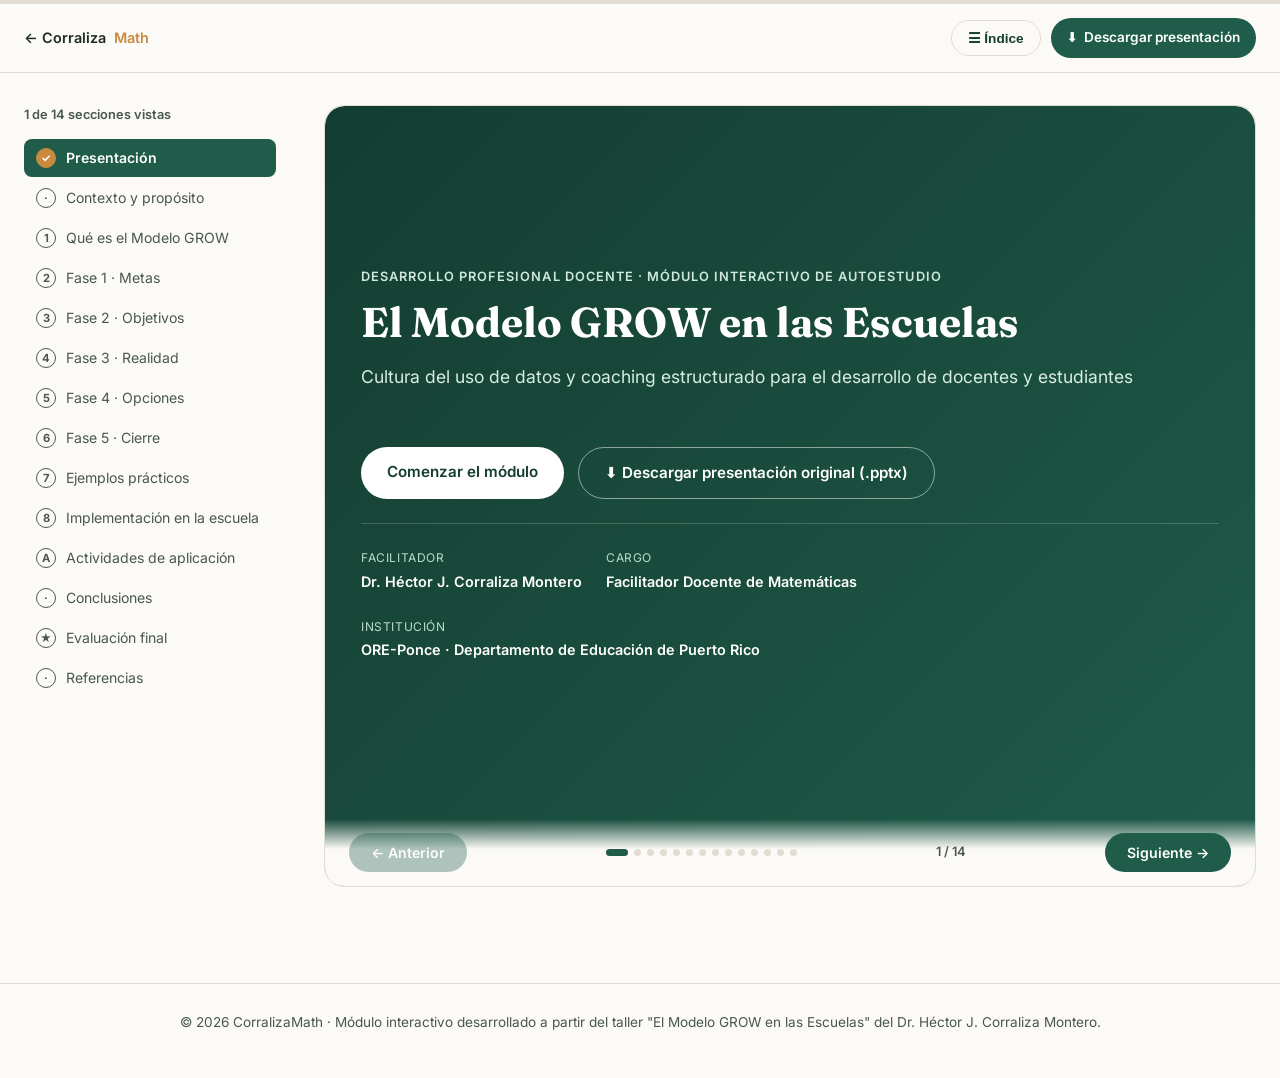
<file: modulos/modelo-grow-escuelas/index.html>
<!DOCTYPE html>
<html lang="es">
<head>
<meta charset="UTF-8">
<meta name="viewport" content="width=device-width, initial-scale=1.0">
<title>El Modelo GROW en las Escuelas | Módulo interactivo · CorralizaMath</title>
<meta name="description" content="Módulo interactivo de autoestudio: El Modelo GROW aplicado a las escuelas, cultura del uso de datos y las cinco fases (Metas, Objetivos, Realidad, Opciones, Cierre) con ejemplos prácticos para docentes y estudiantes.">
<link rel="icon" href="data:image/svg+xml,<svg xmlns=%22http://www.w3.org/2000/svg%22 viewBox=%220 0 100 100%22><text y=%22.9em%22 font-size=%2290%22>∑</text></svg>">
<link rel="preconnect" href="https://fonts.googleapis.com">
<link rel="preconnect" href="https://fonts.gstatic.com" crossorigin>
<link href="https://fonts.googleapis.com/css2?family=Fraunces:wght@500;600;700&family=Inter:wght@400;500;600;700&family=Caveat:wght@500;700&display=swap" rel="stylesheet">
<link rel="stylesheet" href="../../css/styles.css">
<link rel="stylesheet" href="module.css">
</head>
<body class="module-body">

<header class="module-header">
  <div class="progress-track"><div class="progress-fill" id="progressFill"></div></div>
  <div class="module-header-inner">
    <a href="../../index.html" class="module-back">← Corraliza<span style="color:var(--color-accent)">Math</span></a>
    <span class="module-title-mini">Modelo GROW</span>
    <div class="module-header-actions">
      <button class="btn btn-ghost btn-sm" id="sidebarToggle" aria-label="Abrir índice">☰ <span class="btn-label">Índice</span></button>
      <a class="btn btn-primary btn-sm" href="../../recursos/Modelo-GROW-Escuelas-Corraliza.pptx" download>
        <span class="btn-icon">⬇</span><span class="btn-label">Descargar presentación</span>
      </a>
    </div>
  </div>
</header>

<div class="module-shell">

  <aside class="module-sidebar" id="moduleSidebar">
    <p class="sidebar-progress" id="sidebarProgressLabel">0 de 14 secciones vistas</p>
    <ul class="sidebar-nav">
      <li><a href="#portada"><span class="sidebar-num"><span class="sidebar-num-text">·</span></span> Presentación</a></li>
      <li><a href="#contexto"><span class="sidebar-num"><span class="sidebar-num-text">·</span></span> Contexto y propósito</a></li>
      <li><a href="#que-es-grow"><span class="sidebar-num"><span class="sidebar-num-text">1</span></span> Qué es el Modelo GROW</a></li>
      <li><a href="#fase-metas"><span class="sidebar-num"><span class="sidebar-num-text">2</span></span> Fase 1 · Metas</a></li>
      <li><a href="#fase-objetivos"><span class="sidebar-num"><span class="sidebar-num-text">3</span></span> Fase 2 · Objetivos</a></li>
      <li><a href="#fase-realidad"><span class="sidebar-num"><span class="sidebar-num-text">4</span></span> Fase 3 · Realidad</a></li>
      <li><a href="#fase-opciones"><span class="sidebar-num"><span class="sidebar-num-text">5</span></span> Fase 4 · Opciones</a></li>
      <li><a href="#fase-cierre"><span class="sidebar-num"><span class="sidebar-num-text">6</span></span> Fase 5 · Cierre</a></li>
      <li><a href="#ejemplos-practicos"><span class="sidebar-num"><span class="sidebar-num-text">7</span></span> Ejemplos prácticos</a></li>
      <li><a href="#implementacion"><span class="sidebar-num"><span class="sidebar-num-text">8</span></span> Implementación en la escuela</a></li>
      <li><a href="#actividades"><span class="sidebar-num"><span class="sidebar-num-text">A</span></span> Actividades de aplicación</a></li>
      <li><a href="#conclusiones"><span class="sidebar-num"><span class="sidebar-num-text">·</span></span> Conclusiones</a></li>
      <li><a href="#evaluacion"><span class="sidebar-num"><span class="sidebar-num-text">★</span></span> Evaluación final</a></li>
      <li><a href="#referencias"><span class="sidebar-num"><span class="sidebar-num-text">·</span></span> Referencias</a></li>
    </ul>
  </aside>

  <main class="module-content">
   <div class="slides-viewport" id="slidesViewport">
    <div class="slides-track" id="slidesTrack">

    <!-- PORTADA -->
    <section class="module-cover" id="portada">
      <p class="eyebrow">Desarrollo profesional docente · Módulo interactivo de autoestudio</p>
      <h1>El Modelo GROW en las Escuelas</h1>
      <p class="lead">Cultura del uso de datos y coaching estructurado para el desarrollo de docentes y estudiantes</p>
      <div class="cover-actions">
        <a href="#contexto" class="btn btn-on-dark">Comenzar el módulo</a>
        <a class="btn btn-outline-on-dark" href="../../recursos/Modelo-GROW-Escuelas-Corraliza.pptx" download>⬇ Descargar presentación original (.pptx)</a>
      </div>
      <div class="cover-meta">
        <div><span>Facilitador</span><span>Dr. Héctor J. Corraliza Montero</span></div>
        <div><span>Cargo</span><span>Facilitador Docente de Matemáticas</span></div>
        <div><span>Institución</span><span>ORE-Ponce · Departamento de Educación de Puerto Rico</span></div>
      </div>
    </section>

    <!-- CONTEXTO Y PROPÓSITO -->
    <section class="module-section" id="contexto">
      <span class="section-kicker">Reflexión inicial</span>
      <h2>El mundo cambió, la educación también</h2>
      <div class="callout callout-quote">
        <p>Antes de comenzar, tómese un momento para pensar: ¿cómo ha cambiado la manera en que su escuela usa los datos en los últimos años? ¿Qué falta todavía por cambiar?</p>
      </div>

      <div class="subsection">
        <h3>Propósito del taller</h3>
        <p class="section-dek">Marque cada propósito a medida que lo sienta cumplido — su progreso se guarda en este navegador.</p>
        <ul class="checklist">
          <li class="checklist-item">
            <input type="checkbox" id="prop1" data-persist="prop-1">
            <label for="prop1">Fortalecer el uso de datos para mejorar el aprovechamiento académico.</label>
          </li>
          <li class="checklist-item">
            <input type="checkbox" id="prop2" data-persist="prop-2">
            <label for="prop2">Capacitar a educadores en la toma de decisiones informadas.</label>
          </li>
          <li class="checklist-item">
            <input type="checkbox" id="prop3" data-persist="prop-3">
            <label for="prop3">Promover una cultura de análisis y colaboración en la escuela.</label>
          </li>
        </ul>
      </div>

      <div class="subsection">
        <h3>Visión del DEPR</h3>
        <div class="grid-3">
          <div class="info-card"><p>Crear ambientes educativos basados en datos.</p></div>
          <div class="info-card"><p>Desarrollar individuos competentes para la vida universitaria y laboral.</p></div>
          <div class="info-card"><p>Fomentar el uso reflexivo de los datos en la comunidad escolar.</p></div>
        </div>
      </div>

      <div class="subsection">
        <h3>Cultura del uso de datos: cinco elementos clave</h3>
        <div class="step-list">
          <div class="step-item"><span class="step-num">1</span><p style="margin:0;">Asegurar el acceso a los datos.</p></div>
          <div class="step-item"><span class="step-num">2</span><p style="margin:0;">Proveerles significado a los datos.</p></div>
          <div class="step-item"><span class="step-num">3</span><p style="margin:0;">Aclarar expectativas del uso.</p></div>
          <div class="step-item"><span class="step-num">4</span><p style="margin:0;">Construir conocimiento y habilidades.</p></div>
          <div class="step-item"><span class="step-num">5</span><p style="margin:0;">Liderar una cultura de uso.</p></div>
        </div>
      </div>
    </section>

    <!-- QUÉ ES EL MODELO GROW -->
    <section class="module-section" id="que-es-grow">
      <span class="section-kicker"><span class="num-badge">1</span> Fundamentos</span>
      <h2>Qué es el Modelo GROW</h2>

      <div class="subsection">
        <p>El Modelo GROW o Proceso GROW es una técnica utilizada para el establecimiento de metas y solución de problemas. Se utiliza también por muchos líderes como una técnica exitosa de desarrollo de colaboradores.</p>
        <p>Fue desarrollada en el Reino Unido por Graham Alexander, Alan Fine y Sir John Whitmore y empezó a ser muy utilizada en el mundo corporativo a finales de los 80's y principios de los 90's.</p>
        <p>Su aplicación puede ser muy efectiva en diferentes áreas de la vida, como la personal, la vida de pareja o la vida familiar, ya que provee una metodología estructurada paso a paso que ayuda a establecer objetivos y facilitar el proceso de solución de problemas asociados con los mismos.</p>
        <p>Otra de las ventajas del Modelo GROW es que puede ser utilizado por la mayoría de las personas, y quizá su mayor valor se encuentre en lo sencillo y práctico de su aplicación.</p>
      </div>

      <div class="subsection">
        <h3>El acrónimo GROW</h3>
        <div class="grid-2">
          <div class="info-card"><span class="tag">G · Goal</span><h4>Objetivo</h4><p>Definir y establecer la meta a alcanzar.</p></div>
          <div class="info-card"><span class="tag">R · Reality</span><h4>Realidad</h4><p>Describir y examinar mi situación actual y la distancia que me aleja del reto.</p></div>
          <div class="info-card"><span class="tag">O · Options</span><h4>Opciones</h4><p>Considerar las opciones y posibilidades que se me presentan para superar las limitaciones.</p></div>
          <div class="info-card"><span class="tag">W · Will</span><h4>Voluntad y compromiso</h4><p>Establecer un plan de acción detallado con el que comprometerme y motivarme.</p></div>
        </div>
      </div>

      <div class="subsection">
        <h3>Las cinco fases del Modelo GROW</h3>
        <p>El Modelo GROW está estructurado en cinco diferentes fases secuenciales, las cuales deben de llevarse apropiadamente para lograr los resultados esperados. En el desarrollo de este taller, cada fase se identifica con su letra inicial en español:</p>
        <div class="stepper-group">
          <div class="stepper">
            <button class="stepper-btn active" data-detail="Se identifica una meta: el asunto a discutir y, si es necesario, un objetivo a largo plazo.">
              <span class="stepper-num">M</span><strong>Metas</strong><span class="desc">Se identifica una meta</span>
            </button>
            <button class="stepper-btn" data-detail="Determinamos objetivos asociados a esa meta, con las características SMART.">
              <span class="stepper-num">O</span><strong>Objetivos</strong><span class="desc">Objetivos asociados a la meta</span>
            </button>
            <button class="stepper-btn" data-detail="Analizamos la realidad: el escenario actual del cual partimos, sin suposiciones.">
              <span class="stepper-num">R</span><strong>Realidad</strong><span class="desc">Analizamos la realidad</span>
            </button>
            <button class="stepper-btn" data-detail="Buscamos opciones: se generan todas las posibilidades, sin tomar decisiones todavía.">
              <span class="stepper-num">O</span><strong>Opciones</strong><span class="desc">Buscamos opciones</span>
            </button>
            <button class="stepper-btn" data-detail="Cerramos y preparamos el plan de acción: nos comprometemos con la acción.">
              <span class="stepper-num">C</span><strong>Cierre</strong><span class="desc">Preparamos el plan de acción</span>
            </button>
          </div>
          <div class="stepper-detail">Se identifica una meta: el asunto a discutir y, si es necesario, un objetivo a largo plazo.</div>
        </div>
      </div>

      <div class="subsection">
        <h3>La columna vertebral de preguntas</h3>
        <p>En cada una de las cinco fases, el proceso gira alrededor de las mismas cuatro preguntas — ¿Qué? ¿Cómo? ¿Dónde? ¿Cuándo? — aplicadas al asunto de esa fase específica. A partir de la próxima sección recorreremos cada fase en detalle, con las preguntas sugeridas al líder, las barreras más comunes y los síntomas de una sesión bien llevada.</p>
      </div>
    </section>

    <!-- FASE 1: METAS -->
    <section class="module-section" id="fase-metas">
      <span class="section-kicker"><span class="num-badge">2</span> Primera fase</span>
      <h2>Fase 1: Estableciendo las Metas</h2>
      <p class="section-dek">Decide el asunto a discutir. Si es necesario, determina un objetivo a largo plazo. La pregunta central de esta fase es ¿Qué?</p>

      <div class="subsection">
        <p>La primera fase del Modelo GROW es la Fase de Establecimiento de Metas: en ella es necesario definir y establecer un tema de importancia o relevancia para el desarrollo del colaborador, así como la meta específica que se desea lograr y que es el objeto de este esfuerzo.</p>
        <p>Algunas de las preguntas que puede formular son las siguientes: ¿Cuál es tu reto? ¿Cuál es tu meta? ¿Cómo sabrás que has alcanzado tu meta? Y otras más que a continuación se sugieren:</p>
        <h4>Preguntas sugeridas al líder</h4>
        <ol>
          <li>¿Qué te gustaría lograr?</li>
          <li>¿Qué esperas de esta sesión?</li>
          <li>¿Qué te gustaría discutir?</li>
          <li>Si yo te pudiera conceder un deseo de esta sesión, ¿cuál sería?</li>
          <li>¿Qué podría suceder que no está pasando ahora, o qué no podría pasar que está sucediendo ahora?</li>
          <li>¿Qué resultado te gustaría de esta sesión/discusión/interacción?</li>
          <li>¿Qué necesitas que sucediera para que al terminar sintieras que este tiempo estuvo bien invertido?</li>
          <li>¿Es realista?</li>
          <li>¿Podemos hacer esto en el tiempo que tenemos?</li>
          <li>¿Esto tendrá un valor real para ti?</li>
        </ol>
      </div>

      <div class="subsection">
        <h3>Posibles barreras: Fase Metas</h3>
        <div class="subject-accordion">
          <div class="accordion-item">
            <button class="accordion-trigger"><span class="subj-label"><span class="subj-badge">1</span><span><strong>Falta de credibilidad en el proceso por parte del colaborador</strong></span></span><span class="accordion-chevron">▾</span></button>
            <div class="accordion-panel"><div class="accordion-panel-inner">
              <p>Muchas veces, y sobre todo cuando una persona no está acostumbrada a que su jefe le ayude a desarrollarse, no cree o desconfía de las intenciones del proceso. Este miedo se desvanecerá en la medida en la que el colaborador se dé cuenta de que el líder muestra un compromiso sincero con su desarrollo profesional. Es necesario hablar al respecto.</p>
            </div></div>
          </div>
          <div class="accordion-item">
            <button class="accordion-trigger"><span class="subj-label"><span class="subj-badge">2</span><span><strong>El colaborador no quiere crecer</strong></span></span><span class="accordion-chevron">▾</span></button>
            <div class="accordion-panel"><div class="accordion-panel-inner">
              <p>En ocasiones los colaboradores no saben que hay más allá y piensan que desarrollarse implica únicamente más trabajo y más responsabilidades. Es necesario ayudarle al colaborador a visualizar los beneficios profesionales que le traerá el alcanzar determinada meta.</p>
            </div></div>
          </div>
          <div class="accordion-item">
            <button class="accordion-trigger"><span class="subj-label"><span class="subj-badge">3</span><span><strong>El colaborador establece temas o metas irrelevantes para su posición o crecimiento profesional</strong></span></span><span class="accordion-chevron">▾</span></button>
            <div class="accordion-panel"><div class="accordion-panel-inner">
              <p>Es necesario que como líder le ayude a establecer temas relevantes de acuerdo con un camino natural de desarrollo y crecimiento en la organización.</p>
            </div></div>
          </div>
          <div class="accordion-item">
            <button class="accordion-trigger"><span class="subj-label"><span class="subj-badge">4</span><span><strong>El colaborador identifica temas o metas que no son de ningún valor para la organización</strong></span></span><span class="accordion-chevron">▾</span></button>
            <div class="accordion-panel"><div class="accordion-panel-inner">
              <p>El Modelo GROW, para fines del presente programa de desarrollo, tiene una aplicación en el contexto de negocios u organizacional. Es necesario ayudarle al colaborador a identificar temas que le signifiquen un crecimiento dentro de la organización y en función de sus necesidades. La meta debe representar un valor para él y para la organización.</p>
            </div></div>
          </div>
          <div class="accordion-item">
            <button class="accordion-trigger"><span class="subj-label"><span class="subj-badge">5</span><span><strong>El colaborador cree que alcanzar metas en un tema determinado será remunerado económicamente</strong></span></span><span class="accordion-chevron">▾</span></button>
            <div class="accordion-panel"><div class="accordion-panel-inner">
              <p>Es necesario ser honesto con el colaborador en función de las remuneraciones y las compensaciones, ya que muchas veces este tipo de esfuerzos se asocian con remuneraciones económicas. Es necesario dejarle claro que este es un esfuerzo de desarrollo que quizá en un momento determinado pueda significar un mayor ingreso, dependiendo de la situación y el contexto actual.</p>
            </div></div>
          </div>
        </div>
      </div>

      <div class="subsection">
        <h3>Síntomas de una sesión exitosa: Fase Metas</h3>
        <p class="section-dek">Marque los síntomas que observó en su propia sesión de establecimiento de metas.</p>
        <ul class="checklist" data-checklist-group="sintoma-metas">
          <li class="checklist-item"><input type="checkbox" id="sm1" data-persist="sintoma-metas-1"><label for="sm1">El colaborador logra identificar con claridad el tema objeto de su desarrollo.</label></li>
          <li class="checklist-item"><input type="checkbox" id="sm2" data-persist="sintoma-metas-2"><label for="sm2">El colaborador logra identificar metas congruentes con su posición dentro de la organización.</label></li>
          <li class="checklist-item"><input type="checkbox" id="sm3" data-persist="sintoma-metas-3"><label for="sm3">El colaborador se muestra satisfecho y agradece el apoyo brindado.</label></li>
          <li class="checklist-item"><input type="checkbox" id="sm4" data-persist="sintoma-metas-4"><label for="sm4">El colaborador expresa su compromiso con el proceso de desarrollo.</label></li>
          <li class="checklist-item"><input type="checkbox" id="sm5" data-persist="sintoma-metas-5"><label for="sm5">El colaborador se muestra motivado.</label></li>
        </ul>
      </div>

      <div class="subsection">
        <h3>Aplíquelo a su propio caso</h3>
        <div class="worksheet-box">
          <label for="miMeta">¿Cuál es la meta que usted quiere trabajar? (Fase 1 de su propio plan GROW)</label>
          <textarea id="miMeta" data-persist-text="mi-meta" placeholder="Escriba el asunto o la meta que le gustaría lograr…"></textarea>
        </div>
      </div>
    </section>

    <!-- FASE 2: OBJETIVOS -->
    <section class="module-section" id="fase-objetivos">
      <span class="section-kicker"><span class="num-badge">3</span> Segunda fase</span>
      <h2>Fase 2: Objetivos</h2>
      <p class="section-dek">En esta fase se definen los objetivos asociados a la meta planteada, los cuales deben cumplir con las características SMART.</p>

      <div class="subsection">
        <h3>Objetivos SMART</h3>
        <div class="grid-2">
          <div class="info-card"><span class="tag">S · Específicos</span><p>Se ha de buscar la mayor concreción posible para que no haya luego problemas de interpretación y ambas partes lo tengan claro. Nada de vaguedades.</p></div>
          <div class="info-card"><span class="tag">M · Medibles</span><p>Lo que no se puede medir, simplemente no existe. Se ha de establecer siempre objetivos cuantitativos (que pueden reflejar cualidad). No es lo mismo tener como objetivo ofrecer una gran atención al cliente que reducir el número de quejas un 50 %: en el segundo caso se podrá saber exactamente en qué grado se ha cumplido el objetivo o no.</p></div>
          <div class="info-card"><span class="tag">A · Alcanzables</span><p>No hay que despegar nunca los pies del suelo. Sin duda hay muchas cosas que se pueden hacer, pero es más importante saber si se deben hacer. Hay que buscar siempre enmarcar los objetivos dentro de la ética, los valores de la compañía —o de uno mismo—, y el entorno, así como analizar cómo pueden afectar a terceras partes.</p></div>
          <div class="info-card"><span class="tag">R · Realistas</span><p>Los objetivos tienen que conseguir sacar lo mejor de nosotros o del equipo. Tiene que ser un reto. Pero si es demasiado ambicioso y queda fuera de lo posible, entrará en juego la desmotivación. Por ello el objetivo debe ser siempre ambicioso pero posible, y hay que prever la posibilidad de reajustarlo si hay una causa de fuerza mayor.</p></div>
        </div>
        <div class="callout callout-accent">
          <p><strong>T · Temporales:</strong> hay que ser claros con la dimensión temporal de cada objetivo, así como elaborar una línea del tiempo donde vayan marcadas las distintas subobjetivos o etapas para llegar al objetivo. Si te propones reducir las quejas de los clientes en un año al 50 %, deberías establecer una reducción progresiva para cada mes. Así puedes ir corrigiendo las cosas en lugar de tomar medidas drásticas a falta de tres meses de finalización del plazo.</p>
        </div>
      </div>

      <div class="subsection">
        <h3>Verifique su meta</h3>
        <p class="section-dek">Marque cada característica que su meta ya cumple.</p>
        <div class="smart-check" id="smartCheck1" data-smart-check>
          <ul class="checklist">
            <li class="checklist-item"><input type="checkbox" id="sc-s"><label for="sc-s">Específica</label></li>
            <li class="checklist-item"><input type="checkbox" id="sc-m"><label for="sc-m">Medible</label></li>
            <li class="checklist-item"><input type="checkbox" id="sc-a"><label for="sc-a">Alcanzable</label></li>
            <li class="checklist-item"><input type="checkbox" id="sc-r"><label for="sc-r">Realista</label></li>
            <li class="checklist-item"><input type="checkbox" id="sc-t"><label for="sc-t">Temporal</label></li>
          </ul>
          <div class="smart-check-output"></div>
        </div>
      </div>

      <div class="subsection">
        <h3>Para hacer los objetivos SMART: ¿tengo lo que quiero?</h3>
        <p>Antes de fijar el objetivo, es útil cruzar dos preguntas: ¿lo tengo? y ¿lo quiero? Complete las cuatro celdas para su propia situación.</p>
        <div class="grid-2">
          <div class="worksheet-box"><label for="tqSiSi">Sí tengo / Sí quiero</label><textarea id="tqSiSi" data-persist-text="tengo-si-quiero-si" placeholder="¿Qué tiene y quiere conservar o aprovechar?"></textarea></div>
          <div class="worksheet-box"><label for="tqSiNo">Sí tengo / No quiero</label><textarea id="tqSiNo" data-persist-text="tengo-si-quiero-no" placeholder="¿Qué tiene pero no quiere?"></textarea></div>
          <div class="worksheet-box"><label for="tqNoSi">No tengo / Sí quiero</label><textarea id="tqNoSi" data-persist-text="tengo-no-quiero-si" placeholder="¿Qué no tiene y sí quiere lograr?"></textarea></div>
          <div class="worksheet-box"><label for="tqNoNo">No tengo / No quiero</label><textarea id="tqNoNo" data-persist-text="tengo-no-quiero-no" placeholder="¿Qué no tiene y tampoco necesita?"></textarea></div>
        </div>
      </div>

      <div class="subsection">
        <h3>Posibles barreras: Fase Objetivos</h3>
        <div class="subject-accordion">
          <div class="accordion-item">
            <button class="accordion-trigger"><span class="subj-label"><span class="subj-badge">1</span><span><strong>El colaborador no tiene visibilidad de los objetivos a alcanzar para lograr una meta establecida</strong></span></span><span class="accordion-chevron">▾</span></button>
            <div class="accordion-panel"><div class="accordion-panel-inner">
              <p>Es necesario que, en base a su experiencia como líder y de acuerdo con su posición en la organización, ayude al colaborador a identificar con claridad los objetivos que tendrá que lograr para alcanzar una meta.</p>
            </div></div>
          </div>
          <div class="accordion-item">
            <button class="accordion-trigger"><span class="subj-label"><span class="subj-badge">2</span><span><strong>Objetivos demasiado retadores y poco realistas</strong></span></span><span class="accordion-chevron">▾</span></button>
            <div class="accordion-panel"><div class="accordion-panel-inner">
              <p>Es necesario que ayude al colaborador a identificar objetivos retadores, claro, pero también realistas, ya que de lo contrario el esfuerzo será en vano. Es necesario explicarlo.</p>
            </div></div>
          </div>
          <div class="accordion-item">
            <button class="accordion-trigger"><span class="subj-label"><span class="subj-badge">3</span><span><strong>Objetivos no medibles</strong></span></span><span class="accordion-chevron">▾</span></button>
            <div class="accordion-panel"><div class="accordion-panel-inner">
              <p>Quizá este es el problema más común que se ha encontrado: el colaborador muestra en ocasiones mucha dificultad para saber cómo medir sus avances en función de un objetivo. Es necesario que le ayude a definir métodos de medición cuantitativos, confiables y "representativos" de los avances.</p>
            </div></div>
          </div>
          <div class="accordion-item">
            <button class="accordion-trigger"><span class="subj-label"><span class="subj-badge">4</span><span><strong>Dificultad para establecer objetivos en el corto y mediano plazo</strong></span></span><span class="accordion-chevron">▾</span></button>
            <div class="accordion-panel"><div class="accordion-panel-inner">
              <p>Muchas veces los colaboradores pretenden plantear objetivos que únicamente se pueden alcanzar en el largo plazo. Es necesario que le ayude a entender esto y que utilice el concepto "small wins", o "poco a poco es que se va lejos", para que el colaborador pueda plantear objetivos a corto y mediano plazo que lo lleven a alcanzar metas en el largo plazo.</p>
            </div></div>
          </div>
        </div>
      </div>

      <div class="subsection">
        <h3>Síntomas de una sesión exitosa: Fase Objetivos</h3>
        <ul class="checklist" data-checklist-group="sintoma-obj">
          <li class="checklist-item"><input type="checkbox" id="so1" data-persist="sintoma-obj-1"><label for="so1">El colaborador logra identificar con claridad los objetivos asociados a una meta en específico.</label></li>
          <li class="checklist-item"><input type="checkbox" id="so2" data-persist="sintoma-obj-2"><label for="so2">El colaborador logra identificar con claridad los objetivos que pretende lograr de una manera estructurada y congruente con alcanzar una meta.</label></li>
          <li class="checklist-item"><input type="checkbox" id="so3" data-persist="sintoma-obj-3"><label for="so3">El colaborador identifica objetivos de acuerdo con su nivel de responsabilidad y congruentes con su posición dentro de la organización.</label></li>
          <li class="checklist-item"><input type="checkbox" id="so4" data-persist="sintoma-obj-4"><label for="so4">El colaborador se siente satisfecho con los objetivos planteados.</label></li>
          <li class="checklist-item"><input type="checkbox" id="so5" data-persist="sintoma-obj-5"><label for="so5">El colaborador se muestra motivado.</label></li>
        </ul>
      </div>

      <div class="subsection">
        <h3>Aplíquelo a su propio caso</h3>
        <div class="worksheet-box">
          <label for="miObjetivo">Escriba su objetivo SMART, respondiendo ¿Qué? ¿Cómo? ¿Dónde? ¿Cuándo?</label>
          <textarea id="miObjetivo" data-persist-text="mi-objetivo" placeholder="Redacte su objetivo específico, medible, alcanzable, realista y temporal…"></textarea>
        </div>
      </div>
    </section>

    <!-- FASE 3: REALIDAD -->
    <section class="module-section" id="fase-realidad">
      <span class="section-kicker"><span class="num-badge">4</span> Tercera fase</span>
      <h2>Fase 3: Realidad</h2>
      <p class="section-dek">Sin suposiciones. No a las historias irrelevantes. Evitar resolver problemas en esta etapa. Repasa la meta si es necesario.</p>

      <div class="subsection">
        <p>Una vez tenemos claros los objetivos, es necesario analizar la realidad presente: es decir, de qué escenario partimos. Para identificar claramente este escenario es necesario contestar preguntas como: ¿cuáles son las características o las condiciones de la situación de la cual queremos partir? ¿Con qué recursos cuentas? ¿De qué conocimientos o habilidades careces? ¿Qué problemáticas se te han presentado hasta este momento? Es decir, esta fase implica una radiografía clara y descriptiva del escenario actual y de los recursos con los que se dispone "en este momento" para lograr las metas y los objetivos planteados.</p>
        <p>Lo anterior es muy importante, ya que definirá el punto de partida del proceso de desarrollo y será el punto de referencia de todos los avances que se presenten.</p>
        <div class="callout callout-warn">
          <p><strong>Antes de considerar la situación con cierto detalle</strong>, las metas y los objetivos deben de estar identificados. En esta fase, cuando ya tenemos una idea clara de la realidad, es posible enfocar las metas y los objetivos con mayor precisión o incluso modificarlos, si resulta que la situación es algo diferente de lo que se contempló inicialmente.</p>
        </div>
        <h4>Preguntas sugeridas al líder</h4>
        <ol>
          <li>¿Cuál es la situación actual?</li>
          <li>¿Cómo sabes que hay un problema?</li>
          <li>¿Cómo sabes que esto es preciso?</li>
          <li>¿Cuándo sucede esto?</li>
          <li>¿Con qué frecuencia sucede esto?</li>
          <li>¿Qué efecto tiene esto?</li>
          <li>¿Cómo has verificado o verificarías que eso es así?</li>
          <li>¿Qué otros factores son relevantes?</li>
          <li>¿Quién más es relevante?</li>
          <li>¿Cuál es tu percepción de la situación?</li>
          <li>¿Qué más? ¿Qué más has intentado hasta ahora?</li>
        </ol>
      </div>

      <div class="subsection">
        <h3>Posibles barreras: Fase Realidad</h3>
        <div class="subject-accordion">
          <div class="accordion-item">
            <button class="accordion-trigger"><span class="subj-label"><span class="subj-badge">1</span><span><strong>Las metas y los objetivos se tienen que modificar</strong></span></span><span class="accordion-chevron">▾</span></button>
            <div class="accordion-panel"><div class="accordion-panel-inner">
              <p>Esta fase del proceso es "crítica", y muchas veces sucede que cuando analizamos la situación de la cual partimos hacia una meta nos damos cuenta de algunos puntos que NO consideramos en las sesiones de identificación de metas y objetivos. Por lo tanto, considere como algo natural el modificar o replantear una meta u objetivo. Se espera que esto no sea de manera dramática; únicamente un ajuste.</p>
            </div></div>
          </div>
          <div class="accordion-item">
            <button class="accordion-trigger"><span class="subj-label"><span class="subj-badge">2</span><span><strong>La realidad desalienta al colaborador</strong></span></span><span class="accordion-chevron">▾</span></button>
            <div class="accordion-panel"><div class="accordion-panel-inner">
              <p>En repetidas ocasiones se ha visto cómo en esta fase el colaborador puede experimentar desaliento o falta de motivación al estudiar el panorama "real" del cual parte. Como líder es necesario que esté en posibilidad de motivar y alentar a la persona, haciéndole ver que las metas y objetivos son alcanzables, y hacer énfasis en el esfuerzo que se tiene que hacer para lograrlo.</p>
            </div></div>
          </div>
          <div class="accordion-item">
            <button class="accordion-trigger"><span class="subj-label"><span class="subj-badge">3</span><span><strong>Se identifican otros implicados</strong></span></span><span class="accordion-chevron">▾</span></button>
            <div class="accordion-panel"><div class="accordion-panel-inner">
              <p>También es común que, al analizar la realidad en función de una meta y de ciertos objetivos, nos demos cuenta de que existen otras personas involucradas. Es necesario tomar nota de esto, ya que en la siguiente fase habrá que contemplarlos e identificar acciones relacionadas con "sumar" a estas personas implicadas en conseguir una determinada meta.</p>
            </div></div>
          </div>
        </div>
      </div>

      <div class="subsection">
        <h3>Síntomas de una sesión exitosa: Fase Realidad</h3>
        <ul class="checklist" data-checklist-group="sintoma-real">
          <li class="checklist-item"><input type="checkbox" id="sr1" data-persist="sintoma-real-1"><label for="sr1">El colaborador logra identificar con claridad las características de la situación actual o punto de partida.</label></li>
          <li class="checklist-item"><input type="checkbox" id="sr2" data-persist="sintoma-real-2"><label for="sr2">El colaborador logra identificar terceras personas implicadas en la consecución de una meta u objetivo.</label></li>
          <li class="checklist-item"><input type="checkbox" id="sr3" data-persist="sintoma-real-3"><label for="sr3">El colaborador hace consciencia de fortalezas y debilidades antes de tomar acción hacia una meta u objetivo.</label></li>
          <li class="checklist-item"><input type="checkbox" id="sr4" data-persist="sintoma-real-4"><label for="sr4">El colaborador tiene claros los recursos materiales, económicos y de infraestructura con los que cuenta.</label></li>
          <li class="checklist-item"><input type="checkbox" id="sr5" data-persist="sintoma-real-5"><label for="sr5">El colaborador se percibe consciente de la realidad y se muestra aún motivado para perseguir sus metas y objetivos.</label></li>
        </ul>
      </div>

      <div class="subsection">
        <h3>Aplíquelo a su propio caso</h3>
        <div class="worksheet-box">
          <label for="miRealidad">Describa su realidad actual: recursos, conocimientos, habilidades y obstáculos presentes.</label>
          <textarea id="miRealidad" data-persist-text="mi-realidad" placeholder="¿De qué escenario parte usted hoy?"></textarea>
        </div>
      </div>
    </section>

    <!-- FASE 4: OPCIONES -->
    <section class="module-section" id="fase-opciones">
      <span class="section-kicker"><span class="num-badge">5</span> Cuarta fase</span>
      <h2>Fase 4: Opciones</h2>
      <p class="section-dek">Ofrece sugerencias con cautela. Genera todas las posibilidades. Asegura que no se tomen decisiones todavía.</p>

      <div class="subsection">
        <p>Una vez tenemos claro tanto los objetivos como la realidad de la cual parte el colaborador —es importante asegurarse de que ambas fases se inter-relacionen, es decir, que no vayamos, por ejemplo, a ir a Marte en un año con una misión de la NASA siendo que la realidad del colaborador es que es panadero— pasamos a la siguiente fase: definir las opciones, o en otras palabras "la ruta" a seguir para alcanzar los objetivos.</p>
        <p>Para ello es necesario analizar y buscar todos los caminos, las rutas, etc. que pueden llevar al colaborador a conseguir sus objetivos. Una vez identificado esto, se ESCRIBEN Y SE DETALLAN, sin perder de vista que estos constituyen los caminos o las rutas más cortas y efectivas para conseguir una meta y/o un objetivo específico.</p>
        <p>En esta etapa el objetivo no es encontrar la "respuesta correcta", sino crear y elaborar una lista de tantos caminos como sea posible tomar. Es más importante la cantidad de opciones que la calidad y factibilidad de cada una.</p>
        <h4>Preguntas sugeridas al líder</h4>
        <ol>
          <li>¿Qué podrías hacer?</li>
          <li>¿Qué alternativas existen?</li>
          <li>Dime, ¿qué alternativas de acción percibes? No te preocupes si no son realistas en este momento…</li>
          <li>¿Qué has visto que ha sido utilizado por otros, o por ti, en otras circunstancias similares?</li>
          <li>¿Quién podría ayudar?</li>
          <li>¿Te agradarían sugerencias mías?</li>
          <li>¿Cuáles son los beneficios y los peligros de hacer eso?</li>
          <li>¿Cuál de estos te gusta más?</li>
          <li>De estos, ¿cuáles son de tu interés?</li>
          <li>Del 1 al 10, califica tu nivel de interés en lo práctico de cada uno de estos.</li>
          <li>¿Te agradaría escoger uno para actuar sobre él?</li>
        </ol>
      </div>

      <div class="subsection">
        <h3>Posibles barreras: Fase Opciones</h3>
        <div class="subject-accordion">
          <div class="accordion-item">
            <button class="accordion-trigger"><span class="subj-label"><span class="subj-badge">1</span><span><strong>Pocas opciones hacia el logro de objetivos</strong></span></span><span class="accordion-chevron">▾</span></button>
            <div class="accordion-panel"><div class="accordion-panel-inner">
              <p>El colaborador logra identificar pocas opciones hacia el logro de objetivos. Es necesario que, como líder, ayude al colaborador a identificar opciones o caminos alternos al logro de objetivos que quizá él no esté contemplando.</p>
            </div></div>
          </div>
          <div class="accordion-item">
            <button class="accordion-trigger"><span class="subj-label"><span class="subj-badge">2</span><span><strong>Opciones sin relación de foco con los resultados</strong></span></span><span class="accordion-chevron">▾</span></button>
            <div class="accordion-panel"><div class="accordion-panel-inner">
              <p>La idea es que el colaborador logre encontrar el camino más corto y más efectivo para lograr los objetivos que se ha planteado. Es necesario que lo ayude a mantener el foco en los resultados, y puedan determinar juntos si las acciones, decisiones, etc. están íntimamente ligadas al logro de objetivos y logran un impacto significativo en un objetivo determinado.</p>
            </div></div>
          </div>
          <div class="accordion-item">
            <button class="accordion-trigger"><span class="subj-label"><span class="subj-badge">3</span><span><strong>Opciones fuera del alcance del colaborador</strong></span></span><span class="accordion-chevron">▾</span></button>
            <div class="accordion-panel"><div class="accordion-panel-inner">
              <p>Es necesario que ayude al colaborador a elegir opciones, acciones, caminos o decisiones que estén al alcance de sus posibilidades y dentro de su marco de actuación o jerarquía de mando y toma de decisiones, de acuerdo con la fase anterior de realidad.</p>
            </div></div>
          </div>
        </div>
      </div>

      <div class="subsection">
        <h3>Síntomas de una sesión exitosa: Fase Opciones</h3>
        <ul class="checklist" data-checklist-group="sintoma-opc">
          <li class="checklist-item"><input type="checkbox" id="sopc1" data-persist="sintoma-opc-1"><label for="sopc1">El colaborador identifica un número adecuado de opciones y éstas se observan como viables.</label></li>
          <li class="checklist-item"><input type="checkbox" id="sopc2" data-persist="sintoma-opc-2"><label for="sopc2">El colaborador elabora un plan de acción detallado y congruente con los objetivos a alcanzar.</label></li>
          <li class="checklist-item"><input type="checkbox" id="sopc3" data-persist="sintoma-opc-3"><label for="sopc3">El colaborador plantea plazos y fechas límite razonables en su plan de acción.</label></li>
          <li class="checklist-item"><input type="checkbox" id="sopc4" data-persist="sintoma-opc-4"><label for="sopc4">El colaborador se muestra optimista frente al plan de acción elaborado.</label></li>
          <li class="checklist-item"><input type="checkbox" id="sopc5" data-persist="sintoma-opc-5"><label for="sopc5">El colaborador se muestra motivado para poner en práctica su plan de acción.</label></li>
        </ul>
      </div>

      <div class="subsection">
        <h3>Aplíquelo a su propio caso</h3>
        <div class="worksheet-box">
          <label for="misOpciones">Enumere tantos caminos como sea posible para alcanzar su objetivo. No se detenga a evaluarlos todavía.</label>
          <textarea id="misOpciones" data-persist-text="mis-opciones" placeholder="Escriba todas las opciones que se le ocurran…"></textarea>
        </div>
      </div>
    </section>

    <!-- FASE 5: CIERRE -->
    <section class="module-section" id="fase-cierre">
      <span class="section-kicker"><span class="num-badge">6</span> Quinta fase</span>
      <h2>Fase 5: Cierre</h2>
      <p class="section-dek">Sigue los pasos específicos y divididos por fases-tiempo. Identifica posibles obstáculos. Acuerda apoyo. Comprométete con la acción.</p>

      <div class="subsection">
        <p>El propósito de esta fase es pasar de la "discusión" a la "decisión". Consiste en la "construcción" de un plan de acción para responder a una meta establecida, habiendo analizado la realidad y habiendo considerado todas las opciones posibles.</p>
        <p>Esta etapa requiere una columna vertebral de preguntas:</p>
        <ul>
          <li>¿Qué vas a hacer?</li>
          <li>¿Cuándo vas a hacerlo?</li>
          <li>¿Esta acción lleva a tu meta?</li>
          <li>¿Qué obstáculos podría encontrar en el camino?</li>
          <li>¿Quién necesita estar informado?</li>
          <li>¿Qué apoyo necesitas?</li>
        </ul>
        <h4>Preguntas sugeridas al líder</h4>
        <ol>
          <li>¿Cuál es/son los siguientes pasos a seguir?</li>
          <li>¿Específicamente cuándo los llevas a cabo?</li>
          <li>¿Qué se puede atravesar?</li>
          <li>¿Necesitas apuntar los pasos a seguir en tu agenda?</li>
          <li>¿Qué apoyo necesitas?</li>
          <li>¿Cómo y cuándo conseguirás ese apoyo?</li>
        </ol>
      </div>

      <div class="subsection">
        <h3>Posibles barreras: Fase Cierre</h3>
        <p>Consideramos que algunas de las principales barreras que puede encontrar en esta fase del Modelo GROW son las siguientes:</p>
        <div class="subject-accordion">
          <div class="accordion-item">
            <button class="accordion-trigger"><span class="subj-label"><span class="subj-badge">1</span><span><strong>No se elabora un plan de acción detallado y éste no incluye fechas límite o tiempos</strong></span></span><span class="accordion-chevron">▾</span></button>
            <div class="accordion-panel"><div class="accordion-panel-inner">
              <p>Es necesario asegurar que el colaborador ha desarrollado un plan de acción detallado para cada uno de sus objetivos, de lo contrario no se logra aterrizar adecuadamente la presente fase. Así mismo, es de vital importancia que el plan de acción que se formule incluya tiempos límite o plazos, ya que seguramente existirán infinidad de razones para aplazar las cosas.</p>
            </div></div>
          </div>
          <div class="accordion-item">
            <button class="accordion-trigger"><span class="subj-label"><span class="subj-badge">2</span><span><strong>Opciones sin relación de foco con los resultados</strong></span></span><span class="accordion-chevron">▾</span></button>
            <div class="accordion-panel"><div class="accordion-panel-inner">
              <p>La idea es que el colaborador logre encontrar el camino más corto y más efectivo para lograr los objetivos que se ha planteado. Es necesario que lo ayude a mantener el foco en los resultados y puedan determinar juntos si las acciones, decisiones, etc. están íntimamente ligadas al logro de objetivos y, por lo tanto, logren un impacto significativo.</p>
            </div></div>
          </div>
          <div class="accordion-item">
            <button class="accordion-trigger"><span class="subj-label"><span class="subj-badge">3</span><span><strong>Opciones fuera del alcance del colaborador</strong></span></span><span class="accordion-chevron">▾</span></button>
            <div class="accordion-panel"><div class="accordion-panel-inner">
              <p>Es necesario que ayude al colaborador a elegir opciones, acciones, caminos o decisiones que estén al alcance de sus posibilidades y dentro de su marco de actuación o jerarquía de mando y toma de decisiones, de acuerdo con la fase anterior de realidad.</p>
            </div></div>
          </div>
        </div>
      </div>

      <div class="subsection">
        <h3>Síntomas de una sesión exitosa: Fase Cierre</h3>
        <p>Consideramos que estos son algunos de los síntomas que le dejarán saber si la sesión de Cierre fue llevada correctamente:</p>
        <ul class="checklist" data-checklist-group="sintoma-cierre">
          <li class="checklist-item"><input type="checkbox" id="sci1" data-persist="sintoma-cierre-1"><label for="sci1">El colaborador elabora un plan de acción detallado y congruente con los objetivos a alcanzar.</label></li>
          <li class="checklist-item"><input type="checkbox" id="sci2" data-persist="sintoma-cierre-2"><label for="sci2">El colaborador establece fechas límite y plazos razonables para concluir las tareas, en función del tiempo establecido para lograr los objetivos y metas identificadas.</label></li>
          <li class="checklist-item"><input type="checkbox" id="sci3" data-persist="sintoma-cierre-3"><label for="sci3">El colaborador se muestra optimista frente al plan o los planes de acción elaborados.</label></li>
          <li class="checklist-item"><input type="checkbox" id="sci4" data-persist="sintoma-cierre-4"><label for="sci4">El colaborador se muestra agradecido por la ayuda brindada a lo largo de todas las fases del Modelo GROW.</label></li>
          <li class="checklist-item"><input type="checkbox" id="sci5" data-persist="sintoma-cierre-5"><label for="sci5">El colaborador se muestra motivado para poner en marcha su plan de acción.</label></li>
        </ul>
      </div>

      <div class="subsection">
        <h3>Su plan de acción</h3>
        <div class="grid-2">
          <div class="worksheet-box"><label for="miCierrePlan">¿Qué vas a hacer y cuándo? Enumere los pasos concretos.</label><textarea id="miCierrePlan" data-persist-text="mi-cierre-plan" placeholder="Pasos y fechas…"></textarea></div>
          <div class="worksheet-box"><label for="miCierreApoyo">¿Qué obstáculos podría encontrar y qué apoyo necesita?</label><textarea id="miCierreApoyo" data-persist-text="mi-cierre-apoyo" placeholder="Obstáculos y apoyo necesario…"></textarea></div>
        </div>
      </div>

      <div class="subsection">
        <h3>Resumen de su plan GROW</h3>
        <p class="section-dek">Estas son las respuestas que usted escribió a lo largo de las cinco fases.</p>
        <div class="grid-2">
          <div class="callout callout-primary"><strong>Meta:</strong> <span data-recall-text="mi-meta"></span></div>
          <div class="callout callout-primary"><strong>Objetivo:</strong> <span data-recall-text="mi-objetivo"></span></div>
          <div class="callout callout-primary"><strong>Realidad:</strong> <span data-recall-text="mi-realidad"></span></div>
          <div class="callout callout-primary"><strong>Opciones:</strong> <span data-recall-text="mis-opciones"></span></div>
          <div class="callout callout-primary"><strong>Plan de acción:</strong> <span data-recall-text="mi-cierre-plan"></span></div>
          <div class="callout callout-primary"><strong>Apoyo necesario:</strong> <span data-recall-text="mi-cierre-apoyo"></span></div>
        </div>
      </div>
    </section>

    <!-- EJEMPLOS PRÁCTICOS -->
    <section class="module-section" id="ejemplos-practicos">
      <span class="section-kicker"><span class="num-badge">7</span> Ejemplos</span>
      <h2>Ejemplos prácticos</h2>

      <div class="subsection">
        <h3>Ejemplo práctico: Docente</h3>
        <div class="grid-2">
          <div class="info-card"><span class="tag">Meta</span><p>Mejorar la planificación de clases con metas SMART.</p></div>
          <div class="info-card"><span class="tag">Realidad</span><p>Dificultades en el uso de datos de rendimiento estudiantil.</p></div>
          <div class="info-card"><span class="tag">Opciones</span><p>Participar en talleres, usar rúbricas, colaborar con colegas.</p></div>
          <div class="info-card"><span class="tag">Voluntad</span><p>Implementar nuevas estrategias y evaluar resultados mensualmente.</p></div>
        </div>
      </div>

      <div class="subsection">
        <h3>Ejemplo práctico: Estudiante</h3>
        <div class="step-list">
          <div class="step-item"><span class="step-num">1</span><p style="margin:0;"><strong>Meta:</strong> Aprobar con al menos 80 % el próximo examen de matemáticas.</p></div>
          <div class="step-item"><span class="step-num">2</span><p style="margin:0;"><strong>Realidad:</strong> Actualmente tiene 60 %, se distrae y no estudia con regularidad.</p></div>
          <div class="step-item"><span class="step-num">3</span><p style="margin:0;"><strong>Opciones:</strong> Crear horario de estudio, pedir ayuda a un compañero, usar apps educativas.</p></div>
          <div class="step-item"><span class="step-num">4</span><p style="margin:0;"><strong>Voluntad:</strong> Estudiar 1 hora diaria, asistir a tutorías, revisar resultados cada viernes.</p></div>
        </div>
      </div>
    </section>

    <!-- IMPLEMENTACIÓN -->
    <section class="module-section" id="implementacion">
      <span class="section-kicker"><span class="num-badge">8</span> Implementación de un Plan de GROW</span>
      <h2>Implementación en la escuela</h2>

      <div class="subsection">
        <h3>Creación del Plan de Datos – Modelo GROW</h3>
        <div class="grid-2">
          <div class="info-card"><p>Diseñar metas SMART a partir de resultados CRECE.</p></div>
          <div class="info-card"><p>Analizar la realidad escolar con datos de asistencia y rendimiento.</p></div>
          <div class="info-card"><p>Generar opciones de mejora colaborativa.</p></div>
          <div class="info-card"><p>Elaborar un plan de acción concreto con fechas y responsables.</p></div>
        </div>
      </div>

      <div class="subsection">
        <h3>Ejemplos: objetivos por programa académico</h3>
        <div class="grid-2">
          <div class="info-card"><span class="tag">Matemáticas</span><p>Aumentar un 10 % el aprovechamiento en CRECE.</p></div>
          <div class="info-card"><span class="tag">Español</span><p>Mejorar comprensión lectora mediante metas progresivas.</p></div>
          <div class="info-card"><span class="tag">Inglés</span><p>Incrementar uso de vocabulario académico en un 15 %.</p></div>
          <div class="info-card"><span class="tag">Ciencia</span><p>Integrar proyectos prácticos basados en datos escolares.</p></div>
        </div>
      </div>

      <div class="subsection">
        <h3>Rúbrica de implementación</h3>
        <p>Criterios para evaluar un plan GROW escolar:</p>
        <ul class="checklist">
          <li class="checklist-item"><label>Claridad de metas definidas.</label></li>
          <li class="checklist-item"><label>Pertinencia de los objetivos SMART.</label></li>
          <li class="checklist-item"><label>Realismo en el análisis de la realidad.</label></li>
          <li class="checklist-item"><label>Variedad y viabilidad de opciones.</label></li>
          <li class="checklist-item"><label>Plan de acción detallado con tiempos y responsables.</label></li>
          <li class="checklist-item"><label>Nivel de motivación y compromiso demostrado.</label></li>
        </ul>
      </div>
    </section>

    <!-- ACTIVIDADES DE APLICACIÓN -->
    <section class="module-section" id="actividades">
      <span class="section-kicker"><span class="num-badge">A</span> Actividades de aplicación</span>
      <h2>Actividades de aplicación</h2>

      <div class="subsection">
        <h3>Actividad 1 – Análisis de Datos con GROW</h3>
        <p><strong>Objetivo:</strong> Aplicar el modelo GROW para transformar datos reales en un plan de acción.</p>
        <p><strong>Instrucciones:</strong></p>
        <ol>
          <li>Formar grupos de 4–5 docentes.</li>
          <li>Analizar datos simulados de la escuela (ej. CRECE, asistencia, rendimiento).</li>
          <li>Responder con el modelo GROW:
            <ul>
              <li><strong>Goal:</strong> meta específica a alcanzar.</li>
              <li><strong>Reality:</strong> fortalezas y debilidades.</li>
            </ul>
          </li>
        </ol>
        <p class="source-note">La presentación original detalla las respuestas de Goal y Reality; complete también Options y Will como cierre natural del modelo al trabajar su grupo.</p>
        <div class="worksheet-box">
          <label for="act1Respuesta">Respuesta de su grupo (Goal, Reality, Options, Will)</label>
          <textarea id="act1Respuesta" data-persist-text="actividad1-respuesta" placeholder="Documente el análisis de datos y el plan GROW de su grupo…"></textarea>
        </div>
      </div>

      <div class="subsection">
        <h3>Actividad 2 – Diseño de Metas SMART y Rúbrica</h3>
        <p><strong>Objetivo:</strong> Formular metas SMART y evaluarlas con la rúbrica del Modelo GROW.</p>
        <p><strong>Instrucciones:</strong></p>
        <ol>
          <li>Cada docente selecciona un área de su práctica (ej. comprensión lectora, matemáticas).</li>
          <li>Formular una meta SMART (Específica, Medible, Alcanzable, Realista, Temporal).</li>
          <li>Evaluar la meta utilizando la rúbrica del Modelo GROW:
            <ul>
              <li>Claridad de la meta.</li>
              <li>Pertinencia de los objetivos.</li>
              <li>Realismo del plan.</li>
              <li>Opciones propuestas.</li>
              <li>Plan de acción detallado.</li>
            </ul>
          </li>
          <li>Compartir en plenaria ejemplos seleccionados.</li>
        </ol>
        <div class="worksheet-box">
          <label for="act2Meta">Su meta SMART y su autoevaluación con la rúbrica</label>
          <textarea id="act2Meta" data-persist-text="actividad2-meta" placeholder="Escriba su meta SMART y cómo la evalúa con cada criterio de la rúbrica…"></textarea>
        </div>
      </div>
    </section>

    <!-- CONCLUSIONES -->
    <section class="module-section" id="conclusiones">
      <span class="section-kicker">Cierre del taller</span>
      <h2>Conclusiones</h2>

      <div class="subsection">
        <p>Independientemente de que el Modelo GROW es considerado como una técnica de solución de problemas, se ha comprobado que también es una técnica muy efectiva de desarrollo de colaboradores, ya que al plantear el logro de una meta (y una serie de objetivos) se está impulsando el desarrollo de nuevos conocimientos, aprendizajes y, en la mayoría de las ocasiones, el desarrollo de habilidades que no poseían con anterioridad.</p>
        <p>A fin de enmarcar el Modelo GROW dentro del presente programa de desarrollo, a continuación se mencionan las aplicaciones específicas para las cuales lo hemos incluido:</p>
        <ul class="checklist">
          <li class="checklist-item"><label>Establecer planes de acción.</label></li>
          <li class="checklist-item"><label>Orientar al personal hacia los resultados de su área o unidad de trabajo.</label></li>
          <li class="checklist-item"><label>Mejorar la operación, o el "cómo se están haciendo las cosas".</label></li>
          <li class="checklist-item"><label>Es una excelente herramienta para impulsar la creatividad e innovación.</label></li>
          <li class="checklist-item"><label>Es una excelente herramienta para procesos de "change management".</label></li>
        </ul>
      </div>
    </section>

    <!-- EVALUACIÓN FINAL -->
    <section class="module-section" id="evaluacion">
      <span class="section-kicker">★ Evaluación final</span>
      <h2>Ponga a prueba lo aprendido</h2>
      <p class="section-dek">Cinco preguntas. Necesita 4 de 5 correctas para aprobar y generar su certificado.</p>

      <div class="final-exam" id="examGrow" data-pass-score="4">
        <p class="exam-progress">0 de 5 preguntas respondidas</p>

        <div class="quiz">
          <p class="quiz-title">Pregunta 1 de 5</p>
          <p class="quiz-question">¿Qué significa el acrónimo GROW en el modelo de coaching?</p>
          <div class="quiz-options">
            <button class="quiz-option" data-correct="false" data-feedback="GROW no describe los grados escolares; es un acrónimo de cuatro palabras en inglés.">Grados, Recursos, Objetivos, Web</button>
            <button class="quiz-option" data-correct="true" data-feedback="Correcto: Goal (meta), Reality (realidad), Options (opciones) y Will (voluntad y compromiso).">Goal, Reality, Options, Will</button>
            <button class="quiz-option" data-correct="false" data-feedback="Esas palabras no forman el acrónimo GROW del modelo.">Grupo, Reto, Orden, Trabajo</button>
          </div>
          <p class="quiz-feedback"></p>
        </div>

        <div class="quiz">
          <p class="quiz-title">Pregunta 2 de 5</p>
          <p class="quiz-question">Según el taller, ¿cuál es el propósito principal de la Fase de Realidad?</p>
          <div class="quiz-options">
            <button class="quiz-option" data-correct="false" data-feedback="Resolver problemas es precisamente lo que se debe evitar en esta etapa; eso corresponde a fases posteriores.">Resolver los problemas identificados de inmediato</button>
            <button class="quiz-option" data-correct="true" data-feedback="Correcto: se trata de obtener una radiografía clara del escenario actual, sin suposiciones.">Analizar el escenario actual del cual se parte, sin suposiciones</button>
            <button class="quiz-option" data-correct="false" data-feedback="Definir el plan de acción con fechas es el propósito de la Fase de Cierre, no de la Fase de Realidad.">Definir el plan de acción con fechas límite</button>
          </div>
          <p class="quiz-feedback"></p>
        </div>

        <div class="quiz">
          <p class="quiz-title">Pregunta 3 de 5</p>
          <p class="quiz-question">Durante la Fase de Opciones, ¿qué se debe evitar según el taller?</p>
          <div class="quiz-options">
            <button class="quiz-option" data-correct="false" data-feedback="Generar todas las posibilidades es precisamente lo que se busca en esta fase.">Generar todas las posibilidades sin filtrarlas todavía</button>
            <button class="quiz-option" data-correct="true" data-feedback="Correcto: en esta fase se generan posibilidades; las decisiones se toman más adelante, en la Fase de Cierre.">Tomar decisiones o escoger una opción definitiva</button>
            <button class="quiz-option" data-correct="false" data-feedback="Ofrecer sugerencias con cautela es una guía válida para el líder en esta fase, no algo que deba evitarse.">Ofrecer sugerencias con cautela</button>
          </div>
          <p class="quiz-feedback"></p>
        </div>

        <div class="quiz">
          <p class="quiz-title">Pregunta 4 de 5</p>
          <p class="quiz-question">¿Cuál de las siguientes NO es una característica SMART de un objetivo?</p>
          <div class="quiz-options">
            <button class="quiz-option" data-correct="false" data-feedback="Medible sí es una de las cinco características SMART.">Medible</button>
            <button class="quiz-option" data-correct="false" data-feedback="Temporal sí es una de las cinco características SMART.">Temporal</button>
            <button class="quiz-option" data-correct="true" data-feedback="Correcto: las cinco características SMART son Específico, Medible, Alcanzable, Realista y Temporal. \"Solo teórico\" no forma parte del acrónimo.">Solo teórico</button>
          </div>
          <p class="quiz-feedback"></p>
        </div>

        <div class="quiz">
          <p class="quiz-title">Pregunta 5 de 5</p>
          <p class="quiz-question">Según las conclusiones del taller, además de ser una técnica de solución de problemas, ¿para qué más resulta efectivo el Modelo GROW?</p>
          <div class="quiz-options">
            <button class="quiz-option" data-correct="false" data-feedback="El taller no presenta el Modelo GROW como sustituto de la evaluación docente formal.">Para sustituir la evaluación formal del desempeño docente</button>
            <button class="quiz-option" data-correct="true" data-feedback="Correcto: el taller señala que también es una técnica muy efectiva de desarrollo de colaboradores.">Como una técnica efectiva de desarrollo de colaboradores</button>
            <button class="quiz-option" data-correct="false" data-feedback="El taller no lo presenta como una herramienta de evaluación estandarizada.">Para calificar exámenes estandarizados</button>
          </div>
          <p class="quiz-feedback"></p>
        </div>

        <div class="exam-result">
          <span class="exam-score">0 / 5</span>
          <p class="exam-message"></p>
          <button class="btn btn-ghost exam-retry-btn" type="button">Reiniciar prueba</button>
        </div>

        <div class="cert-panel" data-module-title="El Modelo GROW en las Escuelas" data-facilitator-name="Dr. Héctor J. Corraliza Montero, Ed.D." data-facilitator-title="Facilitador Docente de Matemática-OREPonce">
          <label for="certNameGrow">Escriba su nombre completo para el certificado</label>
          <input type="text" id="certNameGrow" placeholder="Nombre y apellidos">
          <button class="btn btn-primary cert-generate-btn" type="button">🎓 Generar certificado</button>
          <p class="cert-hint">Se abrirá el diálogo de impresión de su navegador — elija "Guardar como PDF" para conservarlo.</p>
        </div>
      </div>
    </section>

    <!-- REFERENCIAS -->
    <section class="module-section" id="referencias">
      <div class="module-closing">
        <p class="quote">«El mundo cambió, la educación también.»</p>
        <p class="quote-sign">Gracias por su trabajo de hoy.</p>
      </div>

      <span class="section-kicker">Referencias · APA 7.ª edición</span>
      <h2>Referencias</h2>
      <ul class="ref-list">
        <li>Alexander, G., &amp; Renshaw, B. (2005). <em>Supercoaching: The missing ingredient for high performance</em>. Random House Business Books.</li>
        <li>Fine, A., &amp; Merrill, M. (2010). <em>You already know how to be great: A simple way to remove interference and unlock your greatest potential</em>. Portfolio Hardcover.</li>
        <li>Grant, A. M. (2011). The solution-focused coaching model: Enhancing goal attainment, well-being, and hope. <em>The Coaching Psychologist, 7</em>(2), 98–106.</li>
        <li>Grant, A. M. (2017). Coaching as evidence-based practice: The view through a multiple lens. In T. Bachkirova, G. Spence, &amp; D. Drake (Eds.), <em>The SAGE handbook of coaching</em> (pp. 62–84). SAGE Publications. <a href="https://doi.org/10.4135/9781529637112" target="_blank" rel="noopener">https://doi.org/10.4135/9781529637112</a></li>
        <li>Whitmore, J. (2009). <em>Coaching for performance: Growing human potential and purpose – The principles and practice of coaching and leadership</em> (4th ed.). Nicholas Brealey Publishing.</li>
        <li>Departamento de Educación de Puerto Rico. (2022). <em>Estándares de contenido y expectativas de grado</em>. Secretaría Auxiliar de Asuntos Académicos y Programáticos.</li>
        <li>Departamento de Educación de Puerto Rico. (2025). <em>Plan de Datos 2025-2026: Cultura del uso de datos en las escuelas</em>. Secretaría de Planificación y Rendimiento.</li>
        <li>Feliciano Cintrón, L. A. (2025). <em>Análisis de datos y modelo GROW: Crecimiento educativo</em>. Superintendencia Auxiliar de Planificación y Rendimiento, DEPR.</li>
        <li>Stober, D. R., &amp; Grant, A. M. (2006). <em>Evidence based coaching handbook: Putting best practices to work for your clients</em>. John Wiley &amp; Sons.</li>
        <li>Zepeda, S. J. (2019). <em>Instructional supervision: Applying tools and concepts</em> (4th ed.). Routledge. <a href="https://doi.org/10.4324/9780429398886" target="_blank" rel="noopener">https://doi.org/10.4324/9780429398886</a></li>
      </ul>

      <div class="callout callout-primary" style="margin-top:32px; text-align:center;">
        <h3 style="margin-bottom:6px;">Dr. Héctor J. Corraliza Montero, Ed.D.</h3>
        <p style="margin-bottom:0;">Facilitador Docente de Matemáticas · Oficina Regional Educativa de Ponce<br>Departamento de Educación de Puerto Rico</p>
      </div>

      <div class="cover-actions" style="justify-content:center; margin-top:28px;">
        <a class="btn btn-primary" href="../../recursos/Modelo-GROW-Escuelas-Corraliza.pptx" download>⬇ Descargar presentación original (.pptx)</a>
        <a class="btn btn-ghost" href="../../index.html#contacto">Escribir al facilitador</a>
      </div>
      <p class="visit-badge" id="visitBadge" style="text-align:center;"></p>
    </section>

    </div>

    <div class="slide-controls">
      <button class="slide-btn slide-prev" id="slidePrev" type="button" aria-label="Sección anterior">← Anterior</button>
      <div class="slide-dots" id="slideDots"></div>
      <span class="slide-counter" id="slideCounter">1 / 14</span>
      <button class="slide-btn slide-next" id="slideNext" type="button" aria-label="Siguiente sección">Siguiente →</button>
    </div>

   </div>
  </main>
</div>

<div class="certificate-stage" id="certificateStage"></div>

<footer class="site-footer">
  <div class="container">
    <p>&copy; <span id="year"></span> CorralizaMath · Módulo interactivo desarrollado a partir del taller "El Modelo GROW en las Escuelas" del Dr. Héctor J. Corraliza Montero.</p>
  </div>
</footer>

<script src="module.js"></script>
<script src="../../js/visits.js"></script>
<script>renderVisitBadge("visitBadge", ["/modulos/modelo-grow-escuelas/index.html"]);</script>
<script data-goatcounter="https://corralizamath.goatcounter.com/count" async src="//gc.zgo.at/count.js"></script>
</body>
</html>
</file>
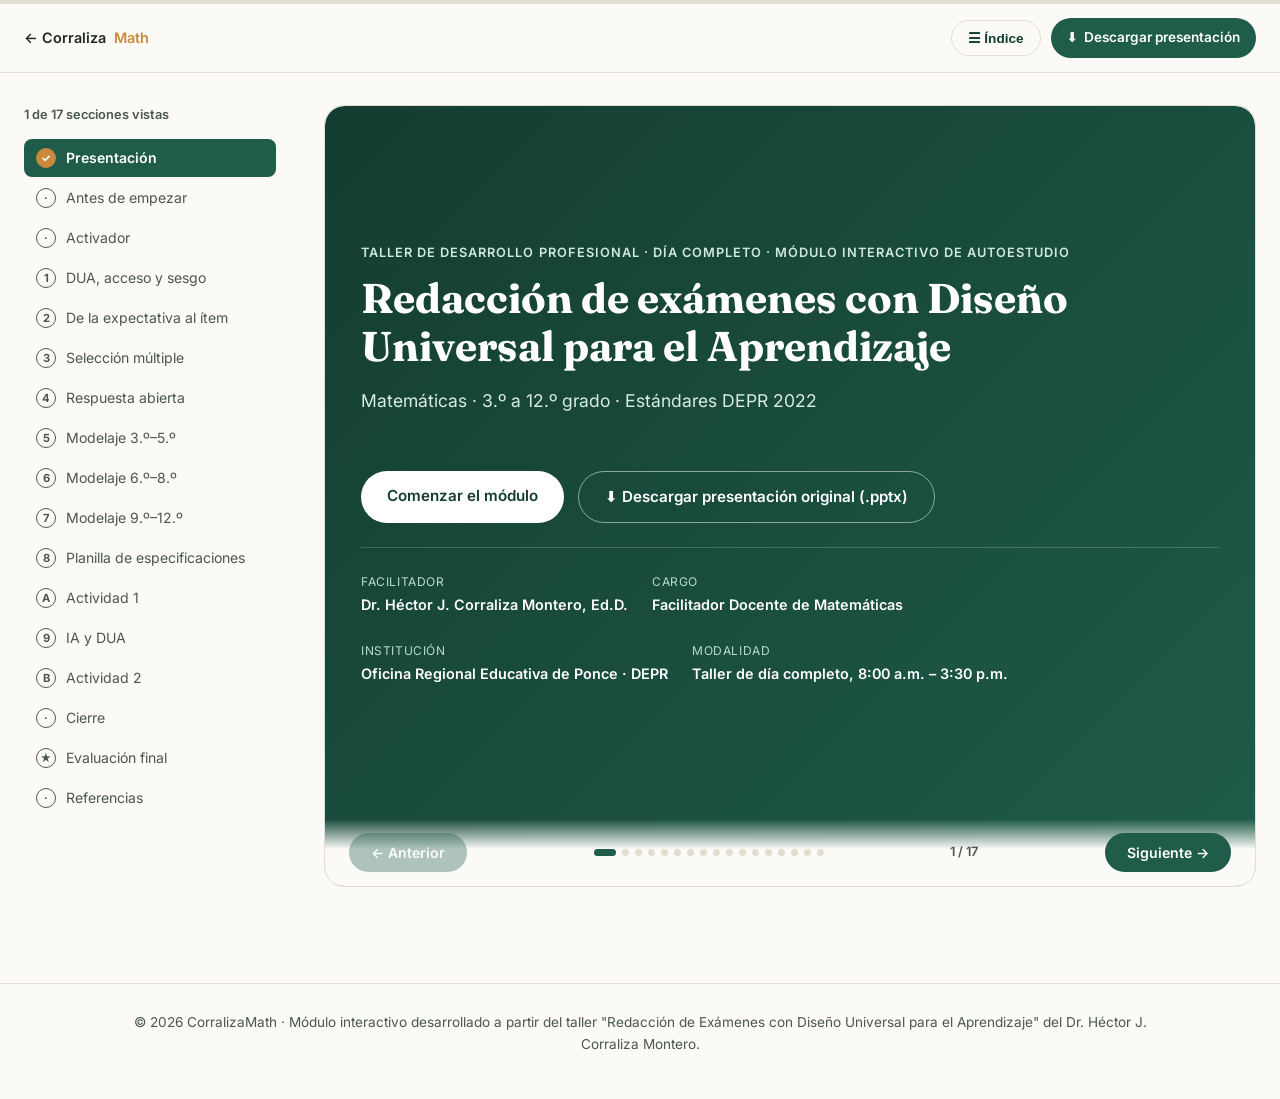
<file: modulos/redaccion-examenes-dua/index.html>
<!DOCTYPE html>
<html lang="es">
<head>
<meta charset="UTF-8">
<meta name="viewport" content="width=device-width, initial-scale=1.0">
<title>Redacción de Exámenes con DUA | Módulo interactivo · CorralizaMath</title>
<meta name="description" content="Módulo interactivo de autoestudio: Redacción de exámenes con Diseño Universal para el Aprendizaje (DUA), Matemáticas 3.º a 12.º grado, Estándares DEPR 2022. Accesibilidad, sesgo, tipos de ítem, modelaje por nivel, planilla de especificaciones y producción asistida por IA.">
<link rel="icon" href="data:image/svg+xml,<svg xmlns=%22http://www.w3.org/2000/svg%22 viewBox=%220 0 100 100%22><text y=%22.9em%22 font-size=%2290%22>∑</text></svg>">
<link rel="preconnect" href="https://fonts.googleapis.com">
<link rel="preconnect" href="https://fonts.gstatic.com" crossorigin>
<link href="https://fonts.googleapis.com/css2?family=Fraunces:wght@500;600;700&family=Inter:wght@400;500;600;700&family=Caveat:wght@500;700&display=swap" rel="stylesheet">
<link rel="stylesheet" href="../../css/styles.css">
<link rel="stylesheet" href="module.css">
</head>
<body class="module-body">

<header class="module-header">
  <div class="progress-track"><div class="progress-fill" id="progressFill"></div></div>
  <div class="module-header-inner">
    <a href="../../index.html" class="module-back">← Corraliza<span style="color:var(--color-accent)">Math</span></a>
    <span class="module-title-mini">Exámenes con DUA</span>
    <div class="module-header-actions">
      <button class="btn btn-ghost btn-sm" id="sidebarToggle" aria-label="Abrir índice">☰ <span class="btn-label">Índice</span></button>
      <a class="btn btn-primary btn-sm" href="../../recursos/Redaccion-Examenes-DUA-Corraliza.pptx" download>
        <span class="btn-icon">⬇</span><span class="btn-label">Descargar presentación</span>
      </a>
    </div>
  </div>
</header>

<div class="module-shell">

  <aside class="module-sidebar" id="moduleSidebar">
    <p class="sidebar-progress" id="sidebarProgressLabel">0 de 17 secciones vistas</p>
    <ul class="sidebar-nav">
      <li><a href="#portada"><span class="sidebar-num"><span class="sidebar-num-text">·</span></span> Presentación</a></li>
      <li><a href="#objetivos"><span class="sidebar-num"><span class="sidebar-num-text">·</span></span> Antes de empezar</a></li>
      <li><a href="#activacion"><span class="sidebar-num"><span class="sidebar-num-text">·</span></span> Activador</a></li>
      <li><a href="#modulo-1"><span class="sidebar-num"><span class="sidebar-num-text">1</span></span> DUA, acceso y sesgo</a></li>
      <li><a href="#modulo-2"><span class="sidebar-num"><span class="sidebar-num-text">2</span></span> De la expectativa al ítem</a></li>
      <li><a href="#modulo-3"><span class="sidebar-num"><span class="sidebar-num-text">3</span></span> Selección múltiple</a></li>
      <li><a href="#modulo-4"><span class="sidebar-num"><span class="sidebar-num-text">4</span></span> Respuesta abierta</a></li>
      <li><a href="#modulo-5"><span class="sidebar-num"><span class="sidebar-num-text">5</span></span> Modelaje 3.º–5.º</a></li>
      <li><a href="#modulo-6"><span class="sidebar-num"><span class="sidebar-num-text">6</span></span> Modelaje 6.º–8.º</a></li>
      <li><a href="#modulo-7"><span class="sidebar-num"><span class="sidebar-num-text">7</span></span> Modelaje 9.º–12.º</a></li>
      <li><a href="#modulo-8"><span class="sidebar-num"><span class="sidebar-num-text">8</span></span> Planilla de especificaciones</a></li>
      <li><a href="#actividad-1"><span class="sidebar-num"><span class="sidebar-num-text">A</span></span> Actividad 1</a></li>
      <li><a href="#modulo-9"><span class="sidebar-num"><span class="sidebar-num-text">9</span></span> IA y DUA</a></li>
      <li><a href="#actividad-2"><span class="sidebar-num"><span class="sidebar-num-text">B</span></span> Actividad 2</a></li>
      <li><a href="#cierre"><span class="sidebar-num"><span class="sidebar-num-text">·</span></span> Cierre</a></li>
      <li><a href="#evaluacion"><span class="sidebar-num"><span class="sidebar-num-text">★</span></span> Evaluación final</a></li>
      <li><a href="#referencias"><span class="sidebar-num"><span class="sidebar-num-text">·</span></span> Referencias</a></li>
    </ul>
  </aside>

  <main class="module-content">
   <div class="slides-viewport" id="slidesViewport">
    <div class="slides-track" id="slidesTrack">

    <!-- PORTADA -->
    <section class="module-cover" id="portada">
      <p class="eyebrow">Taller de desarrollo profesional · Día completo · Módulo interactivo de autoestudio</p>
      <h1>Redacción de exámenes con Diseño Universal para el Aprendizaje</h1>
      <p class="lead">Matemáticas · 3.º a 12.º grado · Estándares DEPR 2022</p>
      <div class="cover-actions">
        <a href="#objetivos" class="btn btn-on-dark">Comenzar el módulo</a>
        <a class="btn btn-outline-on-dark" href="../../recursos/Redaccion-Examenes-DUA-Corraliza.pptx" download>⬇ Descargar presentación original (.pptx)</a>
      </div>
      <div class="cover-meta">
        <div><span>Facilitador</span><span>Dr. Héctor J. Corraliza Montero, Ed.D.</span></div>
        <div><span>Cargo</span><span>Facilitador Docente de Matemáticas</span></div>
        <div><span>Institución</span><span>Oficina Regional Educativa de Ponce · DEPR</span></div>
        <div><span>Modalidad</span><span>Taller de día completo, 8:00 a.m. – 3:30 p.m.</span></div>
      </div>
    </section>

    <!-- ANTES DE EMPEZAR: agenda + propósito + acuerdos -->
    <section class="module-section" id="objetivos">
      <span class="section-kicker">Agenda</span>
      <h2>Nuestro día de trabajo: 8:00 a.m. – 3:30 p.m.</h2>
      <div class="table-wrap">
        <table class="data-table">
          <thead><tr><th>Hora</th><th>Actividad</th></tr></thead>
          <tbody>
            <tr><td>8:00 – 8:20</td><td>Bienvenida, activador y acuerdos de trabajo</td></tr>
            <tr><td>8:20 – 9:20</td><td>Módulo 1 · DUA, accesibilidad y ausencia de sesgo</td></tr>
            <tr><td>9:20 – 10:15</td><td>Módulos 2–4 · De la expectativa al ítem; selección múltiple y respuesta abierta</td></tr>
            <tr><td>10:15 – 10:30</td><td>Receso</td></tr>
            <tr><td>10:30 – 11:40</td><td>Módulos 5–7 · Modelaje por nivel: 3.º–5.º, 6.º–8.º y 9.º–12.º</td></tr>
            <tr><td>11:40 – 12:10</td><td>Módulo 8 · Planilla de especificaciones</td></tr>
            <tr><td>12:10 – 1:10</td><td>Almuerzo</td></tr>
            <tr><td>1:10 – 2:10</td><td>Actividad de aplicación 1 · Construye tu bloque de ítems</td></tr>
            <tr><td>2:10 – 2:45</td><td>Módulo 9 · Inteligencia artificial y DUA con el modelo RC-TTF</td></tr>
            <tr><td>2:45 – 3:25</td><td>Actividad de aplicación 2 · Del prompt a la auditoría</td></tr>
            <tr><td>3:25 – 3:30</td><td>Cierre, compromisos y evaluación del taller</td></tr>
          </tbody>
        </table>
      </div>
      <p class="source-note">Dos recesos activos de 5 minutos se intercalan dentro de los bloques largos, a discreción del facilitador.</p>

      <div class="subsection">
        <span class="section-kicker">Propósito</span>
        <h3>Al finalizar el taller, el maestro será capaz de…</h3>
        <p class="section-dek">Marque cada objetivo a medida que lo sienta cumplido — su progreso se guarda en este navegador.</p>
        <ul class="checklist">
          <li class="checklist-item">
            <input type="checkbox" id="obj1" data-persist="obj-1">
            <label for="obj1"><strong>1. Aplicar los principios del DUA.</strong><br>Redactar ítems accesibles que midan el aprendizaje y no la destreza de decodificar un examen mal escrito.</label>
          </li>
          <li class="checklist-item">
            <input type="checkbox" id="obj2" data-persist="obj-2">
            <label for="obj2"><strong>2. Alinear cada ítem a una expectativa.</strong><br>Enlazar el ítem con el estándar, la expectativa y el indicador del Programa de Matemáticas (DEPR, 2022) y con un nivel DOK declarado.</label>
          </li>
          <li class="checklist-item">
            <input type="checkbox" id="obj3" data-persist="obj-3">
            <label for="obj3"><strong>3. Redactar los tres tipos de ítem.</strong><br>Selección múltiple, respuesta abierta sencilla y respuesta abierta de aplicación, con sus baremos, para 3.º–5.º, 6.º–8.º y 9.º–12.º.</label>
          </li>
          <li class="checklist-item">
            <input type="checkbox" id="obj4" data-persist="obj-4">
            <label for="obj4"><strong>4. Detectar y eliminar sesgo.</strong><br>Identificar sesgo lingüístico, cultural, socioeconómico, de género y de conocimiento previo, y reescribir el ítem.</label>
          </li>
          <li class="checklist-item">
            <input type="checkbox" id="obj5" data-persist="obj-5">
            <label for="obj5"><strong>5. Construir la planilla de especificaciones.</strong><br>Distribuir destrezas, cantidad, valor, DOK y peso; fijar la puntuación mínima de ejecución y decidir la reenseñanza.</label>
          </li>
          <li class="checklist-item">
            <input type="checkbox" id="obj6" data-persist="obj-6">
            <label for="obj6"><strong>6. Usar la IA con criterio profesional.</strong><br>Aplicar el modelo RC-TTF (Corraliza, 2024) para generar y luego auditar un examen con DUA.</label>
          </li>
        </ul>
      </div>

      <div class="subsection">
        <span class="section-kicker">Cómo trabajaremos</span>
        <h3>Acuerdos del taller y productos del día</h3>
        <div class="grid-2">
          <div>
            <h4>Acuerdos de trabajo</h4>
            <ul class="checklist">
              <li class="checklist-item"><label>Trabajamos con nuestro propio examen, no con ejemplos ajenos.</label></li>
              <li class="checklist-item"><label>Criticamos el ítem, nunca a quien lo redactó.</label></li>
              <li class="checklist-item"><label>Toda afirmación curricular se verifica en el documento oficial.</label></li>
              <li class="checklist-item"><label>Los celulares quedan disponibles: los usaremos en la tarde.</label></li>
              <li class="checklist-item"><label>Lo que no se produce hoy, no se produce.</label></li>
            </ul>
          </div>
          <div>
            <div class="info-card" style="margin-bottom:14px;">
              <span class="tag">A · Producto 1</span>
              <h4>Bloque de ítems</h4>
              <p>Tres ítems para su grado —selección múltiple, respuesta abierta sencilla y respuesta abierta de aplicación— con baremo, respuestas posibles y la fila correspondiente de la planilla de especificaciones.</p>
            </div>
            <div class="info-card">
              <span class="tag">B · Producto 2</span>
              <h4>Examen auditado</h4>
              <p>Un examen generado con IA a partir de un prompt RC-TTF adaptado a su grado, acompañado de un informe de auditoría de una página con al menos tres hallazgos corregidos.</p>
            </div>
          </div>
        </div>
      </div>
    </section>

    <!-- ACTIVADOR -->
    <section class="module-section" id="activacion">
      <span class="section-kicker">Activador · 8 minutos</span>
      <h2>Piense en el último examen que usted administró</h2>
      <div class="step-list">
        <div class="step-item"><span class="step-num">1</span><p style="margin:0;">Cuando un estudiante falló un ítem, ¿falló porque no dominaba la destreza o porque no entendió lo que el ítem le pedía?</p></div>
        <div class="step-item"><span class="step-num">2</span><p style="margin:0;">¿Puede identificar, para cada ítem, la expectativa del Programa de Matemáticas que ese ítem mide?</p></div>
        <div class="step-item"><span class="step-num">3</span><p style="margin:0;">¿Qué proporción de su examen midió memoria y qué proporción midió razonamiento?</p></div>
      </div>
      <div class="worksheet-box">
        <label for="activadorTexto">Escriba su respuesta. No la comparta todavía: la retomaremos al cierre del día.</label>
        <textarea id="activadorTexto" data-persist-text="activador" placeholder="Piense en un ítem concreto de su último examen…"></textarea>
      </div>
    </section>

    <!-- MÓDULO 1: DUA, ACCESIBILIDAD Y SESGO -->
    <section class="module-section" id="modulo-1">
      <span class="section-kicker"><span class="num-badge">1</span> DUA, accesibilidad y ausencia de sesgo · 60 minutos</span>
      <h2>El examen como barrera o como puerta</h2>
      <p class="section-dek">Qué garantiza el DUA en una prueba · barreras frecuentes en matemáticas · formato accesible · cinco tipos de sesgo y cómo se reescriben · lista de cotejo de imparcialidad.</p>

      <div class="subsection">
        <h3>El DUA aplicado a la evaluación</h3>
        <div class="callout callout-quote">
          <p>«El Diseño Universal garantiza que todos nuestros estudiantes puedan obtener resultados sin que su desempeño haya sido obstaculizado por alguna situación particular.»</p>
        </div>
        <div class="grid-3">
          <div class="info-card"><span class="tag">✓ Sí debe medir</span><p>La expectativa del Programa de Matemáticas que usted seleccionó. Nada más.</p></div>
          <div class="info-card"><span class="tag">✕ No debe medir</span><p>Velocidad de lectura, vocabulario ajeno al grado, conocimiento cultural previo, capacidad visual o memoria de trabajo innecesaria.</p></div>
          <div class="info-card"><span class="tag">= La prueba de fuego</span><p>Si un estudiante domina la destreza y aun así falla el ítem, el problema está en el ítem.</p></div>
        </div>
        <p class="source-note">Adaptado del taller Redacción de exámenes basados en el Diseño Universal (Corraliza Montero, ORE-Ponce).</p>
      </div>

      <div class="subsection">
        <h3>Los tres principios del DUA en un examen de matemáticas</h3>
        <div class="grid-3">
          <div class="info-card">
            <h4>Representación — el «qué» del aprendizaje</h4>
            <ul style="padding-left:18px; margin:8px 0 0; color:var(--color-ink-soft); font-size:0.9rem;">
              <li>Enunciado en oraciones cortas y directas.</li>
              <li>La información numérica aparece en texto y también en tabla, dibujo o recta numérica.</li>
              <li>Vocabulario matemático definido; vocabulario innecesario eliminado.</li>
              <li>Tipografía, tamaño y espaciado legibles.</li>
            </ul>
          </div>
          <div class="info-card">
            <h4>Acción y expresión — el «cómo» del aprendizaje</h4>
            <ul style="padding-left:18px; margin:8px 0 0; color:var(--color-ink-soft); font-size:0.9rem;">
              <li>El estudiante puede mostrar el procedimiento con dibujo, tabla, ecuación o explicación escrita.</li>
              <li>El baremo reconoce todas esas formas.</li>
              <li>Espacio suficiente para trabajar en la misma página del ítem.</li>
              <li>Se permite calculadora cuando la destreza medida no es el cálculo.</li>
            </ul>
          </div>
          <div class="info-card">
            <h4>Participación — el «porqué» del aprendizaje</h4>
            <ul style="padding-left:18px; margin:8px 0 0; color:var(--color-ink-soft); font-size:0.9rem;">
              <li>Contextos reconocibles para cualquier estudiante de Puerto Rico.</li>
              <li>Progresión de dificultad: los ítems accesibles primero.</li>
              <li>Instrucciones que dicen exactamente qué se espera.</li>
              <li>Puntuación parcial: el esfuerzo parcialmente correcto vale.</li>
            </ul>
          </div>
        </div>
        <p class="source-note">CAST (2024). Universal Design for Learning Guidelines, versión 3.0.</p>
      </div>

      <div class="subsection">
        <h3>¿Qué garantiza el Diseño Universal en la prueba?</h3>
        <div class="grid-2">
          <div class="info-card"><span class="tag">✓</span><p>Igualdad de acceso para todo estudiante.</p></div>
          <div class="info-card"><span class="tag">✓</span><p>Contenido preciso, claro y legible, con un nivel de lectura y comprensión apropiado al grado.</p></div>
          <div class="info-card"><span class="tag">✓</span><p>Preguntas apropiadas para estudiantes con necesidades especiales.</p></div>
          <div class="info-card"><span class="tag">✓</span><p>Instrucciones y procedimientos simples y claros de acuerdo con el grado.</p></div>
          <div class="info-card"><span class="tag">✓</span><p>Estilo simple y claro, consistente con los indicadores del grado.</p></div>
          <div class="info-card"><span class="tag">✓</span><p>Ilustraciones, gráficas y dibujos claros, sencillos y apropiados para todo estudiante.</p></div>
        </div>
        <p class="section-dek">Estas seis garantías son el criterio con el que se revisa cada ítem modelado en este módulo.</p>
      </div>

      <div class="subsection">
        <h3>Barreras frecuentes en un examen de matemáticas</h3>
        <div class="table-wrap">
          <table class="data-table">
            <thead><tr><th>Barrera</th><th>Cómo aparece en el examen</th><th>Qué termina midiendo</th></tr></thead>
            <tbody>
              <tr><td>Lingüística</td><td>Enunciados largos, subordinadas encadenadas, vocabulario que el grado no ha trabajado.</td><td>El estudiante que lee despacio pierde puntos que domina.</td></tr>
              <tr><td>De formato</td><td>Letra pequeña, texto apretado, gráficas borrosas, opciones que se dividen entre dos páginas.</td><td>Se induce el error por descuido, no por desconocimiento.</td></tr>
              <tr><td>De contexto</td><td>Situaciones que exigen conocer un deporte, un viaje o un producto específico.</td><td>Se mide experiencia de vida, no matemática.</td></tr>
              <tr><td>De carga cognitiva</td><td>Ítems encadenados: la parte B no se puede contestar si se falló la parte A.</td><td>Un error inicial se castiga varias veces.</td></tr>
              <tr><td>De expresión</td><td>Solo se acepta una forma de mostrar el procedimiento.</td><td>El estudiante que razona con dibujo o tabla queda sin crédito.</td></tr>
            </tbody>
          </table>
        </div>
        <p class="source-note">Cada barrera de esta tabla tiene una contramedida directa en las secciones siguientes.</p>
      </div>

      <div class="subsection">
        <h3>Formato accesible: cuatro decisiones que sí importan</h3>
        <div class="grid-2">
          <div class="info-card">
            <h4>Uso de la letra (Aa)</h4>
            <ul style="padding-left:18px; margin:8px 0 0; color:var(--color-ink-soft); font-size:0.9rem;">
              <li>Fuentes que distinguen mayúsculas de minúsculas.</li>
              <li>Familia sans serif: Arial, Verdana, Calibri.</li>
              <li>Tamaño entre 12 y 18 puntos.</li>
              <li>Evitar cursiva, subrayado y textos largos en mayúscula.</li>
              <li>La negrita, en dosis moderadas.</li>
            </ul>
          </div>
          <div class="info-card">
            <h4>Espaciado (↕)</h4>
            <ul style="padding-left:18px; margin:8px 0 0; color:var(--color-ink-soft); font-size:0.9rem;">
              <li>No usar la tecla «enter» para separar párrafos y títulos.</li>
              <li>Usar la opción Párrafo de la pestaña Inicio y fijar espaciado anterior y posterior.</li>
              <li>Evitar espacios innecesarios entre una sección y otra.</li>
            </ul>
          </div>
          <div class="info-card">
            <h4>Imágenes y gráficas (▣)</h4>
            <ul style="padding-left:18px; margin:8px 0 0; color:var(--color-ink-soft); font-size:0.9rem;">
              <li>Insertar en formato JPEG, JPG o PNG.</li>
              <li>Añadir texto alterno puntual y concreto (clic derecho ▸ Formato de imagen ▸ Texto alterno).</li>
              <li>La imagen mantiene posición con el texto: sin autoajuste.</li>
              <li>La imagen va en párrafo aparte, no incrustada en medio del texto.</li>
            </ul>
          </div>
          <div class="info-card">
            <h4>Viñetas (▪)</h4>
            <ul style="padding-left:18px; margin:8px 0 0; color:var(--color-ink-soft); font-size:0.9rem;">
              <li>Usar viñetas simples y de alto contraste.</li>
              <li>Evitar viñetas decorativas, círculos huecos o multicolores que los lectores de pantalla no interpretan.</li>
              <li>Mantener una sola familia de viñetas en todo el documento.</li>
            </ul>
          </div>
        </div>
      </div>

      <div class="subsection">
        <h3>Sesgo en los ítems: cinco tipos que debemos cazar</h3>
        <div class="grid-3">
          <div class="info-card"><span class="tag">① Lingüístico</span><p>El ítem exige un nivel de lectura superior al grado, o usa vocabulario que no se ha enseñado en la clase de matemáticas.</p></div>
          <div class="info-card"><span class="tag">② Cultural</span><p>El contexto supone experiencias que no todos los estudiantes tienen: nieve, deportes específicos, viajes, celebraciones particulares.</p></div>
          <div class="info-card"><span class="tag">③ Socioeconómico</span><p>Se asume acceso a bienes, servicios o actividades con costo: vacaciones, dispositivos, restaurantes, membresías.</p></div>
          <div class="info-card"><span class="tag">④ De género</span><p>Los nombres y los roles se reparten de forma estereotipada, o un género aparece siempre en la posición de menor competencia.</p></div>
          <div class="info-card"><span class="tag">⑤ De conocimiento previo</span><p>Para resolver el ítem hace falta un dato de otra materia o de la vida adulta que el ítem no provee.</p></div>
        </div>
        <div class="callout callout-accent">
          <p><strong>Regla práctica:</strong> si para resolver el ítem hace falta algo que no se enseña en matemáticas, ese algo es sesgo.</p>
        </div>
      </div>

      <div class="subsection">
        <h3>Antes y después: cuatro reescrituras</h3>
        <div class="before-after">
          <div class="ba-card ba-before"><strong>Socioeconómico</strong><p style="margin:8px 0 0;">En tus vacaciones en el extranjero compraste 3 recuerdos de $18.00 cada uno.</p></div>
          <span class="ba-arrow">→</span>
          <div class="ba-card ba-after"><strong>Redacción corregida</strong><p style="margin:8px 0 0;">La clase compró 3 paquetes de semillas de $18.00 cada uno para el huerto.</p></div>
        </div>
        <div class="before-after">
          <div class="ba-card ba-before"><strong>Cultural</strong><p style="margin:8px 0 0;">La temperatura bajó de 8 °F a −3 °F mientras patinabas sobre hielo.</p></div>
          <span class="ba-arrow">→</span>
          <div class="ba-card ba-after"><strong>Redacción corregida</strong><p style="margin:8px 0 0;">La temperatura de un laboratorio bajó de 8 °C a −3 °C en dos horas.</p></div>
        </div>
        <div class="before-after">
          <div class="ba-card ba-before"><strong>De género</strong><p style="margin:8px 0 0;">Luis calculó el presupuesto y Ana repartió los bizcochos.</p></div>
          <span class="ba-arrow">→</span>
          <div class="ba-card ba-after"><strong>Redacción corregida</strong><p style="margin:8px 0 0;">Ana calculó el presupuesto y Luis organizó la entrega.</p></div>
        </div>
        <div class="before-after">
          <div class="ba-card ba-before"><strong>Lingüístico</strong><p style="margin:8px 0 0;">Considerando que, no obstante lo anterior, se pretende determinar el valor.</p></div>
          <span class="ba-arrow">→</span>
          <div class="ba-card ba-after"><strong>Redacción corregida</strong><p style="margin:8px 0 0;">Determina el valor de x. Muestra tu procedimiento.</p></div>
        </div>
        <p class="source-note">En los cuatro casos la destreza matemática medida es exactamente la misma. Solo cambió la barrera.</p>
      </div>

      <div class="subsection">
        <h3>Lista de cotejo de imparcialidad del ítem</h3>
        <p class="section-dek">Es la herramienta que se usa en la coevaluación de la Actividad 1 y en la auditoría de la Actividad 2. Marque cada criterio para practicar con un ítem propio.</p>
        <ul class="checklist">
          <li class="checklist-item"><input type="checkbox" id="fair1" data-persist="fair-1"><label for="fair1">¿El contenido del ítem es accesible a todos los estudiantes en términos de sensibilidad e imparcialidad?</label></li>
          <li class="checklist-item"><input type="checkbox" id="fair2" data-persist="fair-2"><label for="fair2">¿El nivel de lectura del enunciado corresponde al grado, o es superior?</label></li>
          <li class="checklist-item"><input type="checkbox" id="fair3" data-persist="fair-3"><label for="fair3">¿El contexto es reconocible para cualquier estudiante de Puerto Rico, sin importar su municipio, su escuela o los recursos de su familia?</label></li>
          <li class="checklist-item"><input type="checkbox" id="fair4" data-persist="fair-4"><label for="fair4">¿Los nombres y los roles del enunciado están distribuidos sin estereotipos de género?</label></li>
          <li class="checklist-item"><input type="checkbox" id="fair5" data-persist="fair-5"><label for="fair5">¿El ítem provee todos los datos que hacen falta, sin suponer conocimiento de otra materia?</label></li>
          <li class="checklist-item"><input type="checkbox" id="fair6" data-persist="fair-6"><label for="fair6">¿El estudiante puede mostrar lo que sabe por más de una vía —dibujo, tabla, ecuación o explicación—?</label></li>
          <li class="checklist-item"><input type="checkbox" id="fair7" data-persist="fair-7"><label for="fair7">¿La ilustración o gráfica aporta información necesaria, o solo decora?</label></li>
          <li class="checklist-item"><input type="checkbox" id="fair8" data-persist="fair-8"><label for="fair8">¿Se eliminó toda palabra que no sea imprescindible para resolver?</label></li>
        </ul>
        <div class="callout callout-primary">
          <span class="callout-title">Cuando alguna casilla queda sin marcar</span>
          <p>No se descarta el ítem: se reescribe. Casi siempre basta con acortar el enunciado, cambiar el contexto o añadir una representación visual. El ítem reescrito vuelve a pasar por la lista completa.</p>
        </div>
      </div>
    </section>

    <!-- MÓDULO 2: DE LA EXPECTATIVA AL ÍTEM -->
    <section class="module-section" id="modulo-2">
      <span class="section-kicker"><span class="num-badge">2</span> De la expectativa al ítem · 25 minutos</span>
      <h2>Nada se redacta antes de decidir qué se mide</h2>
      <p class="section-dek">Estructura del código DEPR 2022 · secuencia de cursos de 3.º a 12.º · niveles de profundidad (DOK 1–4) · tipos de pregunta para una prueba.</p>

      <div class="subsection">
        <h3>La cadena de alineación: cinco decisiones antes de escribir</h3>
        <div class="step-list">
          <div class="step-item"><span class="step-num">1</span><div><h4>Estándar</h4><p>Uno de los seis estándares de contenido del Programa de Matemáticas.</p></div></div>
          <div class="step-item"><span class="step-num">2</span><div><h4>Expectativa</h4><p>Lo que el estudiante debe lograr en ese estándar, en ese grado.</p></div></div>
          <div class="step-item"><span class="step-num">3</span><div><h4>Indicador</h4><p>La conducta observable y evaluable que hará visible la expectativa.</p></div></div>
          <div class="step-item"><span class="step-num">4</span><div><h4>Nivel DOK</h4><p>La profundidad del pensamiento que se le exigirá al estudiante.</p></div></div>
          <div class="step-item"><span class="step-num">5</span><div><h4>Tipo de ítem</h4><p>El formato que mejor evidencia ese indicador en ese nivel DOK.</p></div></div>
        </div>
        <div class="callout callout-warn">
          <span class="callout-title">El error más común</span>
          <p>Redactar primero el ítem y buscar después a qué expectativa «se parece». Cuando se hace así, la prueba termina midiendo lo que era fácil de preguntar en vez de lo que era importante enseñar, y la planilla de especificaciones se convierte en un ejercicio de relleno.</p>
        </div>
      </div>

      <div class="subsection">
        <h3>Cómo se lee un código de expectativa del DEPR 2022</h3>
        <div class="callout callout-primary">
          <p style="font-family:var(--font-display); font-size:1.3rem; text-align:center; color:var(--color-primary-dark);"><strong>7</strong>.<strong>A</strong>.<strong>7</strong>.<strong>2</strong></p>
          <p style="text-align:center; margin:0;">Grado · Estándar · Expectativa · Indicador</p>
        </div>
        <p class="section-dek">Ejemplo: 7.A.7.2 se lee «séptimo grado, estándar de Álgebra, séptima expectativa, segundo indicador».</p>
        <h4>Los seis estándares de contenido</h4>
        <div class="grid-3">
          <div class="info-card"><span class="tag">N</span><h4>Numeración y operación</h4></div>
          <div class="info-card"><span class="tag">A</span><h4>Álgebra</h4></div>
          <div class="info-card"><span class="tag">G</span><h4>Geometría</h4></div>
          <div class="info-card"><span class="tag">M</span><h4>Medición</h4></div>
          <div class="info-card"><span class="tag">E</span><h4>Análisis de datos y probabilidad</h4></div>
          <div class="info-card"><span class="tag">F</span><h4>Funciones</h4></div>
        </div>
        <div class="callout callout-warn">
          <p>⚠ Los códigos de expectativa son ilustrativos del formato oficial. Verifique el código exacto en Estándares y expectativas — Programa de Matemáticas (DEPR, 2022) antes de usarlos.</p>
        </div>
      </div>

      <div class="subsection">
        <h3>La secuencia de cursos de 3.º a 12.º en Puerto Rico</h3>
        <div class="grid-3">
          <div class="info-card">
            <span class="tag">3.º – 5.º</span>
            <h4>Matemáticas de nivel elemental</h4>
            <p>Numeración y operación con cardinales, fracciones y decimales; patrones; geometría de figuras planas; medición y datos.</p>
          </div>
          <div class="info-card">
            <span class="tag">6.º – 8.º</span>
            <h4>6.º y 7.º (Preálgebra) · Álgebra I en 8.º</h4>
            <p>Enteros y racionales; razón, proporción y por ciento; expresiones y ecuaciones; funciones lineales; geometría y estadística descriptiva.</p>
          </div>
          <div class="info-card">
            <span class="tag">9.º – 12.º</span>
            <h4>Álgebra II (9.º) · Geometría (10.º) · Trigonometría (11.º) · Estadísticas o Precálculo (12.º)</h4>
            <p>Funciones cuadráticas, polinómicas y exponenciales; razonamiento y demostración geométrica; razones trigonométricas; análisis e inferencia de datos.</p>
          </div>
        </div>
        <p class="source-note">El taller modela un ítem de cada tipo en cada uno de los tres niveles. El código de expectativa cambia; la arquitectura del ítem, no.</p>
      </div>

      <div class="subsection">
        <h3>Niveles de profundidad del conocimiento (DOK) en matemáticas</h3>
        <div class="table-wrap">
          <table class="data-table">
            <thead><tr><th>Nivel</th><th>Verbos</th><th>Ejemplo del taller</th></tr></thead>
            <tbody>
              <tr><td><strong>DOK 1</strong><br>Recordar y reproducir</td><td>identificar · calcular · recordar · medir · reconocer · nombrar</td><td>Multiplica 6 × 24.</td></tr>
              <tr><td><strong>DOK 2</strong><br>Destreza y concepto</td><td>clasificar · comparar · estimar · organizar · interpretar · resolver problemas de rutina</td><td>Determina el precio de una mochila de $45.00 con 20 % de descuento.</td></tr>
              <tr><td><strong>DOK 3</strong><br>Razonamiento estratégico</td><td>justificar · explicar · formular conjeturas · argumentar · resolver problemas no rutinarios</td><td>Explica si 30 metros de cerca bastan para rodear el huerto. Justifica con los cálculos.</td></tr>
              <tr><td><strong>DOK 4</strong><br>Pensamiento extendido</td><td>diseñar · investigar · modelar · conectar varios conceptos · evaluar una afirmación</td><td>Evalúa la afirmación «la mayoría obtuvo 90 o más» usando el conjunto de datos.</td></tr>
            </tbody>
          </table>
        </div>
        <div class="callout callout-accent">
          <p><strong>Criterio de balance:</strong> una prueba de sala de clases debería colocar entre el 30 % y el 45 % de su puntuación en los niveles DOK 3 y 4. Ese porcentaje se declara en la planilla de especificaciones.</p>
        </div>
        <p class="source-note">El DOK no mide dificultad, mide profundidad. Un cálculo con números grandes sigue siendo DOK 1 aunque sea difícil.</p>
      </div>

      <div class="subsection">
        <h3>Tipos de preguntas para una prueba</h3>
        <div class="grid-2">
          <div>
            <h4>Objetivas</h4>
            <div class="info-card" style="margin-bottom:10px;"><h4>Alternativas múltiples</h4><p>Todos los niveles de pensamiento.</p></div>
            <div class="info-card" style="margin-bottom:10px;"><h4>Cuadrículas</h4><p>Solo para matemáticas; el estudiante transcribe su respuesta numérica.</p></div>
            <div class="info-card" style="margin-bottom:10px;"><h4>Pareo</h4><p>Memoria y comprensión.</p></div>
            <div class="info-card" style="margin-bottom:10px;"><h4>Cierto y falso</h4><p>Hechos, datos, vocabulario.</p></div>
            <div class="info-card"><h4>Orden de sucesos</h4><p>Aplicación.</p></div>
          </div>
          <div>
            <h4>Subjetivas</h4>
            <div class="info-card"><h4>Pregunta de respuesta abierta</h4><p>Requiere baremo o matriz de valoración. Alcanza todos los niveles de pensamiento. Pregunta cerrada: una sola respuesta posible.</p></div>
            <div class="callout callout-warn" style="margin-top:14px;">
              <span class="callout-title">Por qué hoy no trabajamos «llena blancos»</span>
              <p>Se limita a memoria y comprensión, castiga la ortografía y la sinonimia, y ofrece muy poca información diagnóstica sobre el razonamiento del estudiante.</p>
            </div>
          </div>
        </div>
        <p class="section-dek" style="margin-top:14px;">Los tres formatos del taller de hoy: <strong>selección múltiple</strong> · <strong>respuesta abierta sencilla</strong> · <strong>respuesta abierta de aplicación</strong>.</p>
      </div>
    </section>

    <!-- MÓDULO 3: SELECCIÓN MÚLTIPLE -->
    <section class="module-section" id="modulo-3">
      <span class="section-kicker"><span class="num-badge">3</span> El ítem de selección múltiple · 15 minutos</span>
      <h2>Anatomía, reglas y diseño del distractor</h2>
      <p class="section-dek">Premisa, estímulo, opciones y distractores · reglas de redacción de la premisa · reglas de redacción de las opciones · el distractor como diagnóstico.</p>

      <div class="subsection">
        <h3>Anatomía del ítem de selección múltiple</h3>
        <div class="example-block">
          <h4>Ítem modelo · 4.º grado</h4>
          <p style="font-size:0.85rem; color:var(--color-ink-soft); margin-bottom:4px;">Lee la información y contesta la pregunta. (Estímulo)</p>
          <div class="example-prompt">La escuela compró 6 cajas de marcadores. Cada caja tiene 24 marcadores.<br>¿Cuántos marcadores compró la escuela en total? (Premisa)</div>
          <p style="margin:10px 0 4px;">A. 30 &nbsp;&nbsp; B. 124 &nbsp;&nbsp; <strong>C. 144</strong> &nbsp;&nbsp; D. 164</p>
        </div>
        <div class="grid-2" style="margin-top:14px;">
          <div class="info-card"><h4>Premisa</h4><p>Parte del ítem que establece lo que el estudiante debe contestar.</p></div>
          <div class="info-card"><h4>Estímulo</h4><p>Texto, tabla o imagen con la información que debe analizarse para responder.</p></div>
          <div class="info-card"><h4>Opciones de respuesta</h4><p>Respuestas posibles, en forma textual, entre las que el estudiante selecciona.</p></div>
          <div class="info-card"><h4>Distractores (A, B y D)</h4><p>Opciones incorrectas que permiten al estudiante discriminar y escoger la que cree correcta.</p></div>
        </div>
        <p class="source-note">Un ítem de selección múltiple contiene una premisa, ofrece tres o cuatro opciones de respuesta y puede incluir un estímulo. El estímulo es opcional pero muy útil desde la perspectiva del DUA: convierte el texto en una segunda representación de la misma información.</p>
      </div>

      <div class="subsection">
        <h3>Reglas para redactar la premisa</h3>
        <div class="grid-3">
          <div class="info-card"><span class="tag">✓</span><h4>Escriba ítems concisos y claros</h4><p>La premisa debe entenderse en una sola lectura. Elimine toda palabra que no aporte a resolver.</p></div>
          <div class="info-card"><span class="tag">✓</span><h4>Redacte ideas completas</h4><p>La pregunta debe ser comprensible sin necesidad de leer las opciones de respuesta.</p></div>
          <div class="info-card"><span class="tag">✓</span><h4>Que funcione de forma independiente</h4><p>El ítem no debe requerir la respuesta de otra premisa para poder contestarse.</p></div>
          <div class="info-card"><span class="tag">✕</span><h4>Evite absolutos</h4><p>Palabras como siempre, todos y jamás inducen a descartar la opción por su forma, no por su contenido.</p></div>
          <div class="info-card"><span class="tag">✕</span><h4>Evite negativos</h4><p>Ninguno, nunca y no obligan a un doble procesamiento que nada tiene que ver con la destreza medida.</p></div>
          <div class="info-card"><span class="tag">✕</span><h4>Evite la repetición</h4><p>Si una palabra o frase se repite en las cuatro opciones, muévala a la premisa.</p></div>
        </div>
        <p class="source-note">Adaptado de las recomendaciones de redacción de ítems del taller original (ORE-Ponce) y de Haladyna y Rodriguez (2013).</p>
      </div>

      <div class="subsection">
        <h3>Reglas para redactar las opciones de respuesta</h3>
        <div class="grid-2">
          <div>
            <h4>Las opciones deben…</h4>
            <ul style="padding-left:18px; color:var(--color-ink-soft); font-size:0.94rem;">
              <li>Tener una sola respuesta correcta.</li>
              <li>Ser paralelas visual y gramaticalmente: misma extensión aproximada, misma estructura.</li>
              <li>Relacionarse conceptual y gramaticalmente con la premisa planteada.</li>
              <li>Ordenarse de forma lógica: ascendente o descendente cuando son numéricas.</li>
            </ul>
          </div>
          <div>
            <h4>Ninguna opción debe…</h4>
            <ul style="padding-left:18px; color:var(--color-ink-soft); font-size:0.94rem;">
              <li>Negar la veracidad de la premisa.</li>
              <li>Eliminar a otra opción.</li>
              <li>Ofrecer pistas sobre la respuesta correcta de ese ítem o de cualquier otro ítem de la prueba.</li>
              <li>Ser tan absurda que nadie la escogería: un distractor que no atrae no informa.</li>
            </ul>
          </div>
        </div>
        <div class="callout callout-accent">
          <p><strong>Regla de oro del DUA:</strong> si dos estudiantes con el mismo dominio leen las opciones y llegan a conclusiones distintas por la forma en que están escritas, el ítem falla.</p>
        </div>
      </div>

      <div class="subsection">
        <h3>El distractor como herramienta de diagnóstico</h3>
        <p>Cada distractor debe corresponder a un error real y previsible del estudiante. Así, al corregir, la opción marcada le dice al maestro qué hay que reenseñar.</p>
        <div class="table-wrap">
          <table class="data-table">
            <thead><tr><th>Opción</th><th>Valor</th><th>Error que representa</th><th>Qué se reenseña</th></tr></thead>
            <tbody>
              <tr><td>A · 30</td><td>Incorrecta</td><td>Sumó en vez de multiplicar: 6 + 24 = 30.</td><td>Interpretación del lenguaje multiplicativo «cada caja tiene».</td></tr>
              <tr><td>B · 124</td><td>Incorrecta</td><td>No reagrupó: escribió 6 × 4 = 24 y 6 × 2 = 12 sin llevar.</td><td>Algoritmo de multiplicación con reagrupación.</td></tr>
              <tr><td>C · 144</td><td>Correcta</td><td>6 × 24 = 144.</td><td>—</td></tr>
              <tr><td>D · 164</td><td>Incorrecta</td><td>Reagrupó con el dígito equivocado: sumó 4 en lugar de 2.</td><td>Valor posicional en la reagrupación.</td></tr>
            </tbody>
          </table>
        </div>
        <div class="callout callout-primary">
          <span class="callout-title">Tres preguntas para validar un distractor</span>
          <p>1. ¿Algún estudiante real de mi salón cometería este error? &nbsp;&nbsp; 2. ¿El valor es plausible, del mismo orden de magnitud que la respuesta correcta? &nbsp;&nbsp; 3. ¿Puedo nombrar la destreza que reenseñaría si muchos lo escogen?</p>
        </div>
      </div>
    </section>

    <!-- MÓDULO 4: RESPUESTA ABIERTA -->
    <section class="module-section" id="modulo-4">
      <span class="section-kicker"><span class="num-badge">4</span> El ítem de respuesta abierta · 15 minutos</span>
      <h2>Sencilla y de aplicación</h2>
      <p class="section-dek">Características del formato · anatomía de la respuesta abierta sencilla · anatomía de la respuesta abierta de aplicación · qué debemos evitar · los baremos de 2, 3, 4 y 5 puntos.</p>

      <div class="subsection">
        <h3>Características del ítem de respuesta abierta</h3>
        <div class="grid-3">
          <div class="info-card"><span class="tag">1</span><h4>No piden creencias ni valores personales</h4><p>La premisa no interroga la perspectiva personal del estudiante como ser humano, sino su razonamiento matemático sobre datos dados.</p></div>
          <div class="info-card"><span class="tag">2</span><h4>Admiten varias respuestas correctas</h4><p>El estudiante construye su respuesta; puede llegar por más de un camino y obtener la puntuación completa o parcial.</p></div>
          <div class="info-card"><span class="tag">3</span><h4>Son compatibles con la rúbrica establecida</h4><p>Cada ítem tiene su baremo, que describe con precisión qué se espera en cada nivel de puntuación.</p></div>
          <div class="info-card"><span class="tag">4</span><h4>Permiten puntuación parcial</h4><p>Reconocen respuestas completas y parciales, lo que reduce el efecto de un error de cálculo aislado.</p></div>
          <div class="info-card"><span class="tag">5</span><h4>Miden lo que la selección múltiple no alcanza</h4><p>Son el formato ideal para indicadores de justificación, modelación y comunicación matemática.</p></div>
          <div class="info-card"><span class="tag">6</span><h4>Son el corazón del DUA</h4><p>Aceptan dibujo, tabla, ecuación o explicación escrita como evidencia válida del mismo razonamiento.</p></div>
        </div>
      </div>

      <div class="subsection">
        <h3>Anatomía de la respuesta abierta sencilla (2 puntos)</h3>
        <div class="example-block">
          <h4>Ítem modelo · 5.º grado — la estructura A/B</h4>
          <div class="example-prompt">En una clase de 5.º grado hay 24 estudiantes. Cinco octavos (5/8) de los estudiantes participan en el club de ciencias.<br>A. ¿Cuántos estudiantes participan en el club de ciencias?<br>B. Explica cómo determinaste tu respuesta.<br>Contesta las partes A y B en el espacio provisto. Puedes usar un dibujo, una tabla o una operación para explicar.</div>
          <p class="section-dek" style="margin:8px 0 0;">Parte A: nombra, identifica, calcula o enumera. Parte B: analiza, explica, discute, muestra o ilustra. Las instrucciones le recuerdan al estudiante que debe contestar ambas partes para optar por la puntuación completa.</p>
        </div>
        <div class="table-wrap">
          <table class="data-table">
            <thead><tr><th>Puntos</th><th>Descripción</th></tr></thead>
            <tbody>
              <tr><td>2</td><td>Responde correctamente la parte A (15 estudiantes) y explica el procedimiento en la parte B.</td></tr>
              <tr><td>1</td><td>Solo responde la parte A, o solo explica correctamente el procedimiento en la parte B con un error de cálculo.</td></tr>
              <tr><td>0</td><td>No responde, o la respuesta no se refiere a la pregunta.</td></tr>
            </tbody>
          </table>
        </div>
        <p class="source-note">La parte B es la que hace visible el razonamiento. Sin ella, el ítem sería equivalente a uno de selección múltiple sin opciones.</p>
      </div>

      <div class="subsection">
        <h3>Anatomía de la respuesta abierta de aplicación (4 a 5 puntos)</h3>
        <div class="example-block">
          <h4>Ítem modelo · 4.º grado — situación auténtica</h4>
          <div class="example-prompt">La clase de 4.º grado quiere sembrar un huerto rectangular en el patio de la escuela. El huerto medirá 8 metros de largo y 5 metros de ancho. La clase tiene 30 metros de cerca.<br>A. Haz un dibujo del huerto y rotula sus medidas.<br>B. Determina cuánta cerca se necesita para rodear el huerto. Muestra tu procedimiento.<br>C. Explica si los 30 metros de cerca son suficientes. Justifica tu respuesta con los cálculos.<br>Contesta todas las partes de la pregunta en el espacio provisto.</div>
        </div>
        <div class="grid-3" style="margin-top:14px;">
          <div class="info-card"><h4>Varias vías de expresión</h4><p>La parte A abre la puerta a quien razona visualmente.</p></div>
          <div class="info-card"><h4>Partes independientes</h4><p>Un error en B no impide obtener crédito en A ni en C.</p></div>
          <div class="info-card"><h4>Cierre con justificación</h4><p>DOK 3 · Medición y resolución de problemas · 4 puntos. La parte C lleva el ítem a DOK 3: hay que decidir.</p></div>
        </div>
        <p class="source-note">La diferencia entre sencilla y de aplicación no es la extensión: es que la de aplicación exige decidir, modelar o evaluar, no solo calcular y explicar.</p>
      </div>

      <div class="subsection">
        <h3>¿Qué debemos evitar en un ítem de respuesta abierta?</h3>
        <div class="grid-2">
          <div class="info-card"><span class="tag">✕</span><h4>Preguntas demasiado abiertas</h4><p>Inducen respuestas extensas que el estudiante no logra terminar y que el maestro no puede puntuar con consistencia.</p></div>
          <div class="info-card"><span class="tag">✕</span><h4>Instrucciones inconclusas o confusas</h4><p>Si el estudiante no sabe cuántas partes debe contestar, pierde puntos por procedimiento, no por matemática.</p></div>
          <div class="info-card"><span class="tag">✕</span><h4>Presumir que se lee entre líneas</h4><p>No dé por sentado que el estudiante infiere lo que usted quiere. Dígalo de forma explícita.</p></div>
          <div class="info-card"><span class="tag">✕</span><h4>Vaguedad en el lenguaje</h4><p>Especifique exactamente lo que se espera: «muestra el procedimiento», «usa los datos de la tabla», «justifica con los cálculos».</p></div>
        </div>
        <div class="callout callout-primary">
          <span class="callout-title">Guíe al estudiante con su premisa</span>
          <p>Ayúdelo a saber exactamente qué debe contestar. La parte A nombra, identifica o enumera. La parte B analiza, explica, discute, muestra o ilustra. Esa progresión, sostenida en toda la prueba, hace que el estudiante reconozca la estructura y dedique su energía a la matemática.</p>
        </div>
      </div>

      <div class="subsection">
        <h3>Los baremos de la planilla de especificaciones</h3>
        <p class="section-dek">Cuatro escalas de puntuación para respuesta abierta en matemáticas, en orden creciente de evidencia exigida.</p>
        <div class="grid-4">
          <div class="info-card"><h4>Rúbrica de 2 puntos</h4><p><strong>1</strong> — Solo escoge/escribe la contestación correcta.<br><strong>2</strong> — Procedimiento y solución correcta.</p></div>
          <div class="info-card"><h4>Rúbrica de 3 puntos</h4><p><strong>1</strong> — Solo escribe la contestación correcta.<br><strong>2</strong> — Procedimiento y solución correcta.<br><strong>3</strong> — Fórmula, procedimiento y solución correcta.</p></div>
          <div class="info-card"><h4>Rúbrica de 4 puntos</h4><p><strong>1</strong> — Solo escoge la contestación correcta.<br><strong>2</strong> — Procedimiento y solución correcta.<br><strong>3</strong> — Fórmula, procedimiento y solución correcta.<br><strong>4</strong> — Dibujo o gráfico, fórmula, procedimiento y solución correcta.</p></div>
          <div class="info-card"><h4>Rúbrica de 5 puntos</h4><p><strong>1</strong> — Solo escoge la contestación correcta.<br><strong>2</strong> — Procedimiento y solución correcta.<br><strong>3</strong> — Fórmula, procedimiento y solución correcta.<br><strong>4</strong> — Dibujo o gráfico, fórmula, procedimiento y solución correcta.<br><strong>5</strong> — Dibujo o gráfico, fórmula, procedimiento, conversión de unidades y solución correcta.</p></div>
        </div>
        <p class="source-note">Baremos tomados de la Planilla de especificaciones (Corraliza Montero, ORE-Ponce), en forma condensada. El baremo se selecciona según la evidencia que el ítem realmente pide — no use el baremo de 4 puntos si el ítem no pide dibujo o gráfico.</p>
      </div>
    </section>

    <!-- MÓDULO 5: MODELAJE 3.º-5.º -->
    <section class="module-section" id="modulo-5">
      <span class="section-kicker"><span class="num-badge">5</span> Modelaje · 3.º a 5.º grado · 25 minutos</span>
      <h2>Tres ítems completos con baremo y planilla</h2>
      <p class="section-dek">Perfil del evaluando y decisiones DUA · Modelo A (selección múltiple, 3.º) · Modelo B (respuesta abierta sencilla, 5.º) · Modelo C (respuesta abierta de aplicación, 4.º) · planilla de especificaciones de 4.º grado.</p>

      <div class="subsection">
        <h3>Quién es el estudiante que va a contestar</h3>
        <div class="grid-2">
          <div>
            <h4>Perfil del evaluando · 3.º a 5.º grado</h4>
            <ul style="padding-left:18px; color:var(--color-ink-soft); font-size:0.92rem;">
              <li>El enunciado no pasa de dos oraciones cortas; una idea por oración.</li>
              <li>Su pensamiento matemático transita de lo concreto a lo pictórico y de ahí a lo simbólico.</li>
              <li>Su lectura todavía se está automatizando: un enunciado largo consume la energía que necesita para razonar.</li>
              <li>Trabaja mejor con cantidades y contextos que puede visualizar dentro de la escuela o la casa.</li>
              <li>Explica su razonamiento con más facilidad dibujando que escribiendo.</li>
              <li>La variabilidad dentro del salón es amplia: conviven lectores fluidos y lectores en desarrollo.</li>
            </ul>
          </div>
          <div>
            <h4>Decisiones de DUA para este nivel</h4>
            <ul style="padding-left:18px; color:var(--color-ink-soft); font-size:0.92rem;">
              <li>Toda cantidad importante aparece también en tabla o dibujo.</li>
              <li>Se ofrece siempre espacio para dibujar como forma válida de mostrar el procedimiento.</li>
              <li>Las instrucciones específicas van en oración aparte y en negrita.</li>
              <li>Cuatro opciones de respuesta breves, del mismo largo y en orden numérico ascendente.</li>
            </ul>
          </div>
        </div>
      </div>

      <div class="subject-accordion">
        <div class="accordion-item">
          <button class="accordion-trigger"><span class="subj-label"><span class="subj-badge">A</span><span><strong>Modelo A · Selección múltiple</strong><br><span class="subj-sub">3.º grado · Numeración y operación</span></span></span><span class="accordion-chevron">▾</span></button>
          <div class="accordion-panel"><div class="accordion-panel-inner">
            <p class="section-dek">Ítem · 1 punto · DOK 2</p>
            <div class="example-block">
              <div class="example-prompt">La tabla muestra la cantidad de libros que la biblioteca escolar prestó en cuatro meses.<br><br>
              septiembre: 1,204 &nbsp;·&nbsp; octubre: 1,240 &nbsp;·&nbsp; noviembre: 1,024 &nbsp;·&nbsp; diciembre: 1,402<br><br>
              ¿En qué mes la biblioteca prestó la mayor cantidad de libros?<br>
              A. septiembre &nbsp; B. octubre &nbsp; C. noviembre &nbsp; <strong>D. diciembre</strong></div>
            </div>
            <div class="grid-2" style="margin-top:12px;">
              <div class="info-card"><h4>Ficha de alineación</h4><p><strong>Grado:</strong> 3.º · <strong>Estándar:</strong> Numeración y operación (N)<br><strong>Expectativa:</strong> 3.N.1 · Reconoce la relación entre los números, las cantidades que estos representan, el valor y el lugar posicional de los dígitos.<br><strong>DOK:</strong> Nivel 2 · Destreza y concepto<br><strong>Valor/Clave:</strong> 1 punto · Respuesta correcta: D</p></div>
              <div class="info-card"><h4>Chequeo DUA de este ítem</h4><p>Enunciado de una sola oración · información numérica en texto y en tabla · opciones de una palabra, del mismo largo · contexto escolar accesible a cualquier estudiante · no exige lectura de un párrafo para llegar a la pregunta.</p></div>
            </div>

            <h4 style="margin-top:18px;">Qué diagnostica cada distractor</h4>
            <div class="table-wrap">
              <table class="data-table">
                <thead><tr><th>Opción</th><th>Valor</th><th>Error que representa</th><th>Reenseñanza que dispara</th></tr></thead>
                <tbody>
                  <tr><td>A · septiembre</td><td>1,204</td><td>Comparó solo la primera cifra distinta y se detuvo en la centena.</td><td>Procedimiento completo de comparación de izquierda a derecha.</td></tr>
                  <tr><td>B · octubre</td><td>1,240</td><td>Confundió 1,240 con 1,402: leyó los dígitos sin atender su posición.</td><td>Valor posicional: el 4 en la centena vale más que el 4 en la decena.</td></tr>
                  <tr><td>C · noviembre</td><td>1,024</td><td>Escogió el menor: invirtió el sentido de la pregunta.</td><td>Vocabulario comparativo: mayor, menor, mayor cantidad.</td></tr>
                  <tr><td>D · diciembre</td><td>1,402</td><td>Respuesta correcta: 1,402 es el mayor de los cuatro valores.</td><td>—</td></tr>
                </tbody>
              </table>
            </div>
            <div class="grid-2">
              <div class="info-card"><h4>Lo que este ítem le dice al maestro</h4><p>Si tres o más estudiantes escogen B, el grupo no ha consolidado valor posicional y hay que volver atrás antes de seguir con adición y sustracción de cuatro dígitos.</p></div>
              <div class="info-card"><h4>Variación para dar acceso adicional</h4><p>Para un grupo con lectores en desarrollo, sustituya la tabla por una gráfica de barras con los mismos cuatro valores. La expectativa medida y el nivel DOK no cambian.</p></div>
            </div>
          </div></div>
        </div>

        <div class="accordion-item">
          <button class="accordion-trigger"><span class="subj-label"><span class="subj-badge">B</span><span><strong>Modelo B · Respuesta abierta sencilla</strong><br><span class="subj-sub">5.º grado · Fracciones</span></span></span><span class="accordion-chevron">▾</span></button>
          <div class="accordion-panel"><div class="accordion-panel-inner">
            <p class="section-dek">Ítem · 2 puntos · DOK 2</p>
            <div class="example-block">
              <div class="example-prompt">En una clase de 5.º grado hay 24 estudiantes. Cinco octavos (5/8) de los estudiantes participan en el club de ciencias.<br>A. ¿Cuántos estudiantes participan en el club de ciencias?<br>B. Explica cómo determinaste tu respuesta.<br>Contesta las partes A y B en el espacio provisto. Puedes usar un dibujo, una tabla o una operación.</div>
            </div>
            <p><strong>Estándar/Expectativa:</strong> 5.N.3 · Operaciones con fracciones y decimales en la solución de problemas (verificar el indicador exacto). <strong>DOK:</strong> Nivel 2 · el estudiante ejecuta un procedimiento y comunica cómo lo hizo. <strong>Valor:</strong> 2 puntos.</p>
            <div class="table-wrap">
              <table class="data-table">
                <thead><tr><th>Pts.</th><th>Descripción del desempeño</th></tr></thead>
                <tbody>
                  <tr><td>2</td><td>Responde 15 en la parte A y explica el procedimiento en la parte B.</td></tr>
                  <tr><td>1</td><td>Solo responde 15 sin explicar, o explica correctamente el procedimiento con un error de cálculo.</td></tr>
                  <tr><td>0</td><td>No responde, o la respuesta no se refiere a la pregunta.</td></tr>
                </tbody>
              </table>
            </div>
            <p class="section-dek">Parte A: 15 estudiantes. Parte B, cualquiera de estas vías: (1) Dividí 24 entre 8 y obtuve 3; luego multipliqué 3 × 5 = 15. (2) Multipliqué 5/8 × 24 = 120/8 = 15. (3) Dibujé 24 fichas en 8 grupos de 3 y conté 5 grupos: 15.</p>
            <p class="source-note">Las tres vías valen dos puntos. Ese es el principio de acción y expresión del DUA hecho rúbrica.</p>
          </div></div>
        </div>

        <div class="accordion-item">
          <button class="accordion-trigger"><span class="subj-label"><span class="subj-badge">C</span><span><strong>Modelo C · Respuesta abierta de aplicación</strong><br><span class="subj-sub">4.º grado · Medición</span></span></span><span class="accordion-chevron">▾</span></button>
          <div class="accordion-panel"><div class="accordion-panel-inner">
            <p class="section-dek">Ítem · 4 puntos · DOK 3</p>
            <div class="example-block">
              <div class="example-prompt">La clase de 4.º grado quiere sembrar un huerto rectangular en el patio de la escuela. El huerto medirá 8 metros de largo y 5 metros de ancho. La clase tiene 30 metros de cerca.<br>A. Haz un dibujo del huerto y rotula sus medidas.<br>B. Determina cuánta cerca se necesita para rodear el huerto. Muestra tu procedimiento.<br>C. Explica si los 30 metros de cerca son suficientes. Justifica tu respuesta con los cálculos.</div>
            </div>
            <p><strong>Estándar/Expectativa:</strong> 4.M.9 · Perímetro de figuras planas en situaciones de la vida diaria. <strong>DOK:</strong> Nivel 3 · el estudiante calcula, decide y justifica la decisión con los cálculos. <strong>Acceso DUA:</strong> las tres partes son independientes, de modo que un error en B no anula el crédito de A ni el razonamiento de C.</p>
            <p class="section-dek">No basta calcular el perímetro: el estudiante debe comparar 26 metros con 30 metros, tomar una decisión —sí alcanza— y defenderla con los números. Ese salto de calcular a decidir y justificar es lo que lo coloca en DOK 3.</p>

            <h4>Baremo de 4 puntos y respuestas posibles</h4>
            <div class="table-wrap">
              <table class="data-table">
                <thead><tr><th>Pts.</th><th>Descripción del desempeño</th></tr></thead>
                <tbody>
                  <tr><td>4</td><td>Dibuja y rotula el rectángulo, escribe la fórmula del perímetro, hace el procedimiento y concluye correctamente que la cerca alcanza.</td></tr>
                  <tr><td>3</td><td>Escribe la fórmula, hace el procedimiento y obtiene 26 m, pero no dibuja o no justifica la conclusión.</td></tr>
                  <tr><td>2</td><td>Hace el procedimiento y obtiene 26 m, sin fórmula ni conclusión justificada.</td></tr>
                  <tr><td>1</td><td>Solo escribe la contestación correcta (26 m o «sí alcanza») sin procedimiento.</td></tr>
                  <tr><td>0</td><td>No responde, o el procedimiento no corresponde a la situación planteada.</td></tr>
                </tbody>
              </table>
            </div>
            <p class="section-dek">Parte A: rectángulo rotulado con 8 m y 5 m. Parte B: P = 2(l + a) = 2(8 + 5) = 2(13) = 26 metros (también vale 8+5+8+5=26). Parte C: Sí son suficientes, porque 26 m &lt; 30 m; sobran 4 metros de cerca.</p>
            <div class="callout callout-warn">
              <span class="callout-title">Errores previsibles</span>
              <p>Calcular el área (40 m²) en lugar del perímetro · Sumar solo dos lados: 8 + 5 = 13 m · Obtener 26 m y concluir que no alcanza por comparar mal.</p>
            </div>
          </div></div>
        </div>
      </div>

      <div class="subsection">
        <h3>Planilla de especificaciones · ejemplo de 4.º grado</h3>
        <p class="section-dek">Prueba de Matemáticas · 4.º grado · 30 puntos · duración estimada: 55 minutos</p>
        <div class="table-wrap">
          <table class="data-table">
            <thead><tr><th>Destrezas</th><th>Ejercicios</th><th>Valor</th><th>Puntos</th><th>DOK</th><th>Peso %</th></tr></thead>
            <tbody>
              <tr><td>Valor posicional y comparación (4.N.1)</td><td>6 SM</td><td>1</td><td>6</td><td>1–2</td><td>20 %</td></tr>
              <tr><td>Multiplicación y división (4.N.2)</td><td>8 SM</td><td>1</td><td>8</td><td>1–2</td><td>27 %</td></tr>
              <tr><td>Perímetro: cálculo y comunicación (4.M.9)</td><td>2 RA sencilla</td><td>2</td><td>4</td><td>2–3</td><td>13 %</td></tr>
              <tr><td>Aplicación del perímetro en el entorno escolar (4.M.9)</td><td>3 RA aplicación</td><td>4</td><td>12</td><td>3–4</td><td>40 %</td></tr>
              <tr><td><strong>TOTAL</strong></td><td>19 ejercicios</td><td>—</td><td><strong>30</strong></td><td>—</td><td>100 %</td></tr>
            </tbody>
          </table>
        </div>
        <div class="stat-tiles">
          <div class="stat-tile"><span class="num">21 / 30</span><p>Puntuación mínima de ejecución (70 %)</p></div>
          <div class="stat-tile"><span class="num">40 %</span><p>Puntuación en DOK 3 y 4 (12 de los 30 puntos)</p></div>
          <div class="stat-tile"><span class="num">55 min</span><p>1 min por SM · 5 min por RA de aplicación</p></div>
        </div>
      </div>
    </section>

    <!-- MÓDULO 6: MODELAJE 6.º-8.º -->
    <section class="module-section" id="modulo-6">
      <span class="section-kicker"><span class="num-badge">6</span> Modelaje · 6.º a 8.º grado · 25 minutos</span>
      <h2>Del número racional a la función lineal</h2>
      <p class="section-dek">Perfil del evaluando y decisiones DUA · Modelo A (selección múltiple, 7.º) · Modelo B (respuesta abierta sencilla, 6.º) · Modelo C (respuesta abierta de aplicación, 8.º · Álgebra I) · planilla de especificaciones de 7.º grado.</p>

      <div class="subsection">
        <h3>Quién es el estudiante que va a contestar</h3>
        <div class="grid-2">
          <div>
            <h4>Perfil del evaluando · 6.º a 8.º grado</h4>
            <ul style="padding-left:18px; color:var(--color-ink-soft); font-size:0.92rem;">
              <li>Todo dato necesario está en el enunciado o en la tabla; ninguno se supone.</li>
              <li>Transita del razonamiento aritmético al algebraico: la letra deja de ser una etiqueta y pasa a ser una cantidad variable.</li>
              <li>Es el nivel con mayor variabilidad de dominio dentro de un mismo salón: conviven rezagos de elemental con estudiantes listos para Álgebra I.</li>
              <li>Sostiene textos más largos, pero se desconcentra ante enunciados con datos irrelevantes.</li>
              <li>Le pesa el vocabulario algebraico nuevo: expresión, coeficiente, término, variable, razón.</li>
              <li>Reacciona bien a contextos de dinero, tiempo, deporte escolar y consumo, si los datos vienen dados.</li>
            </ul>
          </div>
          <div>
            <h4>Decisiones de DUA para este nivel</h4>
            <ul style="padding-left:18px; color:var(--color-ink-soft); font-size:0.92rem;">
              <li>Las partes del ítem son independientes: un error en B no bloquea C.</li>
              <li>El vocabulario algebraico se define dentro del ítem la primera vez que aparece.</li>
              <li>Se permite calculadora cuando la destreza medida no es el cálculo.</li>
              <li>La tabla de valores acompaña a la ecuación como segunda representación.</li>
            </ul>
          </div>
        </div>
      </div>

      <div class="subject-accordion">
        <div class="accordion-item">
          <button class="accordion-trigger"><span class="subj-label"><span class="subj-badge">A</span><span><strong>Modelo A · Selección múltiple</strong><br><span class="subj-sub">7.º grado · Por ciento</span></span></span><span class="accordion-chevron">▾</span></button>
          <div class="accordion-panel"><div class="accordion-panel-inner">
            <p class="section-dek">Ítem · 1 punto · DOK 2</p>
            <div class="example-block">
              <div class="example-prompt">Una tienda vende una mochila escolar en $45.00. Durante una promoción, el precio se reduce en un 20 %.<br>¿Cuál es el precio de la mochila durante la promoción?<br>A. $9.00 &nbsp; B. $25.00 &nbsp; <strong>C. $36.00</strong> &nbsp; D. $54.00</div>
            </div>
            <p><strong>Grado/Curso:</strong> 7.º grado · Preálgebra · <strong>Estándar:</strong> Numeración y operación (N) · <strong>Expectativa:</strong> 7.N.2 · Razón, proporción y por ciento en la solución de problemas. <strong>DOK:</strong> Nivel 2 · aplicación de un procedimiento conocido en contexto. <strong>Valor/Clave:</strong> 1 punto · Respuesta correcta: C ($36.00).</p>
            <div class="callout callout-primary"><span class="callout-title">Decisión de accesibilidad</span><p>Las cuatro opciones se escriben con el mismo formato monetario y en orden ascendente. La alineación de los signos de dólar evita que el estudiante compare mal por efecto visual.</p></div>
            <div class="table-wrap">
              <table class="data-table">
                <thead><tr><th>Opción</th><th>Error que representa</th></tr></thead>
                <tbody>
                  <tr><td>$9.00</td><td>Calculó solo el descuento (0.20 × 45 = 9) y lo reportó como precio final.</td></tr>
                  <tr><td>$25.00</td><td>Restó 20 unidades en lugar del 20 %: 45 − 20 = 25. Confunde por ciento con cantidad.</td></tr>
                  <tr><td>$36.00</td><td>Correcta: 45 − (0.20 × 45) = 45 − 9 = 36. También 0.80 × 45 = 36.</td></tr>
                  <tr><td>$54.00</td><td>Aumentó el 20 % en vez de reducirlo: 45 + 9 = 54.</td></tr>
                </tbody>
              </table>
            </div>
          </div></div>
        </div>

        <div class="accordion-item">
          <button class="accordion-trigger"><span class="subj-label"><span class="subj-badge">B</span><span><strong>Modelo B · Respuesta abierta sencilla</strong><br><span class="subj-sub">6.º grado · Números enteros</span></span></span><span class="accordion-chevron">▾</span></button>
          <div class="accordion-panel"><div class="accordion-panel-inner">
            <p class="section-dek">Ítem · 2 puntos · DOK 2</p>
            <div class="example-block">
              <div class="example-prompt">La temperatura de un laboratorio bajó de 8 °C a −3 °C en dos horas.<br>A. ¿Cuántos grados bajó la temperatura?<br>B. Explica cómo determinaste tu respuesta.<br>Contesta las partes A y B. Puedes apoyarte en la recta numérica (−4 a 8) que aparece abajo.</div>
            </div>
            <p><strong>Estándar/Expectativa:</strong> 6.N.1 · Entiende el ordenamiento y el valor absoluto de los números enteros. <strong>DOK:</strong> Nivel 2 · interpreta una situación con enteros y comunica el procedimiento. <strong>Valor:</strong> 2 puntos.</p>
            <div class="table-wrap">
              <table class="data-table">
                <thead><tr><th>Pts.</th><th>Descripción del desempeño</th></tr></thead>
                <tbody>
                  <tr><td>2</td><td>Responde 11 grados en la parte A y explica el procedimiento en la parte B.</td></tr>
                  <tr><td>1</td><td>Solo responde 11 sin explicar, o explica bien el procedimiento con un error de signo o de cálculo.</td></tr>
                  <tr><td>0</td><td>No responde, o la respuesta no se refiere a la pregunta.</td></tr>
                </tbody>
              </table>
            </div>
            <p class="section-dek">Parte A: 11 grados. Parte B, cualquiera de estas vías: (1) Resté: 8 − (−3) = 8 + 3 = 11. (2) Conté en la recta numérica de 8 a 0 y de 0 a −3: 8 + 3 = 11. (3) Usé el valor absoluto: |8| + |−3| = 11.</p>
            <p class="source-note">La recta numérica no es decoración: es la segunda representación que permite al estudiante con rezago llegar a la respuesta sin dominar la resta de enteros con signo.</p>
          </div></div>
        </div>

        <div class="accordion-item">
          <button class="accordion-trigger"><span class="subj-label"><span class="subj-badge">C</span><span><strong>Modelo C · Respuesta abierta de aplicación</strong><br><span class="subj-sub">8.º grado · Álgebra I</span></span></span><span class="accordion-chevron">▾</span></button>
          <div class="accordion-panel"><div class="accordion-panel-inner">
            <p class="section-dek">Ítem · 4 puntos · DOK 3</p>
            <div class="example-block">
              <div class="example-prompt">Un centro comunitario alquila bicicletas. Cobra $8.00 por la renta inicial más $3.00 por cada hora de uso.<br>A. Escribe una ecuación que represente el costo total c en función del número de horas h.<br>B. Determina el costo de alquilar una bicicleta por 5 horas. Muestra tu procedimiento.<br>C. Una persona pagó $29.00. Determina por cuántas horas alquiló la bicicleta. Muestra tu procedimiento.<br>D. Explica qué representa el valor 8 en esta situación.</div>
            </div>
            <p><strong>Curso/Estándar:</strong> 8.º grado · Álgebra I · Estándar de Álgebra (A) · <strong>Expectativa:</strong> 8.A · Representa y resuelve situaciones de la vida real mediante funciones lineales. <strong>DOK:</strong> Nivel 3 · modela, resuelve en dos direcciones e interpreta el significado de un parámetro. <strong>Acceso DUA:</strong> las cuatro partes son independientes. El estudiante que no logra escribir la ecuación en A puede aun así resolver B con aritmética y obtener crédito.</p>
            <p class="section-dek">Calcular el costo (B) y despejar las horas (C) son procedimientos. Interpretar qué representa el 8 en la situación —el costo fijo que se paga aunque no se use ni una hora— exige conectar el parámetro algebraico con el contexto real. Sin la parte D, este ítem se quedaría en DOK 2.</p>

            <h4>Baremo de 4 puntos y respuestas posibles</h4>
            <div class="table-wrap">
              <table class="data-table">
                <thead><tr><th>Pts.</th><th>Descripción del desempeño</th></tr></thead>
                <tbody>
                  <tr><td>4</td><td>Escribe la ecuación correcta, resuelve B y C con procedimiento visible e interpreta correctamente el valor 8 en el contexto.</td></tr>
                  <tr><td>3</td><td>Escribe la ecuación y resuelve B y C correctamente, pero la interpretación de la parte D es incompleta o ausente.</td></tr>
                  <tr><td>2</td><td>Resuelve B y C con procedimiento correcto sin escribir la ecuación, o escribe la ecuación y resuelve solo una de las dos partes.</td></tr>
                  <tr><td>1</td><td>Solo escribe una contestación correcta sin procedimiento.</td></tr>
                  <tr><td>0</td><td>No responde, o el procedimiento no corresponde a la situación planteada.</td></tr>
                </tbody>
              </table>
            </div>
            <p class="section-dek">A: c = 8 + 3h (también válida: c = 3h + 8). B: c = 8 + 3(5) = $23.00. C: 29 = 8 + 3h → 21 = 3h → h = 7 horas. D: El 8 es el costo fijo de la renta inicial: se paga al alquilar, aunque se use la bicicleta cero horas.</p>
            <div class="callout callout-warn">
              <span class="callout-title">Errores previsibles</span>
              <p>Escribir c = 8h + 3, invirtiendo el costo fijo y la tasa · En C, dividir 29 entre 3 sin restar primero la renta inicial · En D, describir el 8 como «lo que se paga por hora».</p>
            </div>
          </div></div>
        </div>
      </div>

      <div class="subsection">
        <h3>Planilla de especificaciones · ejemplo de 7.º grado</h3>
        <p class="section-dek">Prueba de Matemáticas · 7.º grado (Preálgebra) · 36 puntos · duración estimada: 60 minutos</p>
        <div class="table-wrap">
          <table class="data-table">
            <thead><tr><th>Destrezas</th><th>Ejercicios</th><th>Valor</th><th>Puntos</th><th>DOK</th><th>Peso %</th></tr></thead>
            <tbody>
              <tr><td>Razón, proporción y por ciento (7.N.2)</td><td>8 SM</td><td>1</td><td>8</td><td>1–2</td><td>22 %</td></tr>
              <tr><td>Operaciones con números racionales (7.N.4)</td><td>6 SM</td><td>1</td><td>6</td><td>1–2</td><td>17 %</td></tr>
              <tr><td>Expresiones y ecuaciones: procedimiento y explicación (7.A.7)</td><td>5 RA sencilla</td><td>2</td><td>10</td><td>2</td><td>28 %</td></tr>
              <tr><td>Aplicación de la proporcionalidad en contexto (7.N.2 · 7.A.7)</td><td>3 RA aplicación</td><td>4</td><td>12</td><td>3–4</td><td>33 %</td></tr>
              <tr><td><strong>TOTAL</strong></td><td>22 ejercicios</td><td>—</td><td><strong>36</strong></td><td>—</td><td>100 %</td></tr>
            </tbody>
          </table>
        </div>
        <div class="stat-tiles">
          <div class="stat-tile"><span class="num">25 / 36</span><p>Puntuación mínima (70 % de 36 = 25.2, redondeado a 25)</p></div>
          <div class="stat-tile"><span class="num">33 %</span><p>Puntuación en DOK 3 y 4 (12 de los 36 puntos)</p></div>
          <div class="stat-tile"><span class="num">Hacia abajo</span><p>Regla de redondeo: a favor del estudiante, anunciada antes de administrar la prueba</p></div>
        </div>
      </div>
    </section>

    <!-- MÓDULO 7: MODELAJE 9.º-12.º -->
    <section class="module-section" id="modulo-7">
      <span class="section-kicker"><span class="num-badge">7</span> Modelaje · 9.º a 12.º grado · 25 minutos</span>
      <h2>De la función cuadrática al análisis de datos</h2>
      <p class="section-dek">Perfil del evaluando y decisiones DUA · Modelo A (selección múltiple, 10.º · Geometría) · Modelo B (respuesta abierta sencilla, 9.º · Álgebra II) · Modelo C (respuesta abierta de aplicación, 12.º · Estadísticas) · planilla de especificaciones de 10.º grado.</p>

      <div class="subsection">
        <h3>Quién es el estudiante que va a contestar</h3>
        <div class="grid-2">
          <div>
            <h4>Perfil del evaluando · 9.º a 12.º grado</h4>
            <ul style="padding-left:18px; color:var(--color-ink-soft); font-size:0.92rem;">
              <li>Opera con razonamiento formal: generaliza, demuestra y trabaja con representaciones múltiples de una misma relación.</li>
              <li>Ya arrastra una historia de éxito o de fracaso con las matemáticas que condiciona su disposición ante la prueba.</li>
              <li>Puede sostener enunciados largos, pero un enunciado denso sin necesidad sigue siendo una barrera de lectura.</li>
              <li>Necesita saber con precisión qué nivel de justificación se le exige: ¿basta el cálculo o hace falta argumentar?</li>
              <li>Trabaja con contextos de trabajo, presupuesto, datos y ciudadanía si los datos están completos en el ítem.</li>
            </ul>
          </div>
          <div>
            <h4>Decisiones de DUA para este nivel</h4>
            <ul style="padding-left:18px; color:var(--color-ink-soft); font-size:0.92rem;">
              <li>Las fórmulas que no son objeto de medición se proveen dentro del ítem.</li>
              <li>Toda figura geométrica aparece rotulada y a escala razonable.</li>
              <li>Se aceptan gráfica, tabla, ecuación o argumento verbal como evidencia del mismo razonamiento.</li>
              <li>La instrucción declara el nivel de justificación esperado: «muestra el procedimiento», «justifica con los datos».</li>
              <li>Se elimina todo dato del enunciado que no se use para resolver.</li>
            </ul>
          </div>
        </div>
      </div>

      <div class="subject-accordion">
        <div class="accordion-item">
          <button class="accordion-trigger"><span class="subj-label"><span class="subj-badge">A</span><span><strong>Modelo A · Selección múltiple</strong><br><span class="subj-sub">10.º grado · Geometría</span></span></span><span class="accordion-chevron">▾</span></button>
          <div class="accordion-panel"><div class="accordion-panel-inner">
            <p class="section-dek">Ítem · 1 punto · DOK 2</p>
            <div class="example-block">
              <div class="example-prompt">En el triángulo rectángulo ABC, el cateto AB mide 9 cm y el cateto BC mide 12 cm.<br>¿Cuál es la longitud de la hipotenusa AC?<br>Fórmula provista: a² + b² = c²<br>A. 3 cm &nbsp; <strong>B. 15 cm</strong> &nbsp; C. 21 cm &nbsp; D. 225 cm</div>
            </div>
            <p><strong>Curso/Estándar:</strong> 10.º grado · Geometría (G) · <strong>Expectativa:</strong> 10.G · Aplica el teorema de Pitágoras para resolver problemas con triángulos rectángulos. <strong>DOK:</strong> Nivel 2 · aplicación directa de una relación conocida. <strong>Valor/Clave:</strong> 1 punto · Respuesta correcta: B (15 cm).</p>
            <div class="table-wrap">
              <table class="data-table">
                <thead><tr><th>Opción</th><th>Error que representa</th></tr></thead>
                <tbody>
                  <tr><td>3 cm</td><td>Restó los catetos: 12 − 9 = 3. Trata la relación como aditiva.</td></tr>
                  <tr><td>15 cm</td><td>Correcta: 9² + 12² = 81 + 144 = 225; √225 = 15.</td></tr>
                  <tr><td>21 cm</td><td>Sumó los catetos: 9 + 12 = 21. Aplica la desigualdad triangular como si fuera igualdad.</td></tr>
                  <tr><td>225 cm</td><td>Calculó c² correctamente pero no extrajo la raíz cuadrada. Es el distractor más frecuente.</td></tr>
                </tbody>
              </table>
            </div>
            <p class="source-note">Proveer la fórmula es una decisión de DUA deliberada: la expectativa medida es aplicar el teorema, no recordarlo.</p>
          </div></div>
        </div>

        <div class="accordion-item">
          <button class="accordion-trigger"><span class="subj-label"><span class="subj-badge">B</span><span><strong>Modelo B · Respuesta abierta sencilla</strong><br><span class="subj-sub">9.º grado · Álgebra II</span></span></span><span class="accordion-chevron">▾</span></button>
          <div class="accordion-panel"><div class="accordion-panel-inner">
            <p class="section-dek">Ítem · 2 puntos · DOK 2</p>
            <div class="example-block">
              <div class="example-prompt">Considera la función f(x) = x² − 6x + 5.<br>A. Determina los ceros de la función.<br>B. Explica el método que utilizaste para determinarlos.<br>Fórmula provista: x = [−b ± √(b² − 4ac)] ÷ 2a<br>Contesta las partes A y B. Puedes factorizar, completar el cuadrado, aplicar la fórmula cuadrática o analizar la gráfica.</div>
            </div>
            <p><strong>Curso/Expectativa:</strong> 9.º grado · Álgebra II · 9.A · Determina e interpreta los ceros de una función cuadrática. <strong>DOK:</strong> Nivel 2 · ejecuta un método y comunica cuál usó y por qué. <strong>Valor:</strong> 2 puntos.</p>
            <div class="table-wrap">
              <table class="data-table">
                <thead><tr><th>Pts.</th><th>Descripción del desempeño</th></tr></thead>
                <tbody>
                  <tr><td>2</td><td>Identifica x = 1 y x = 5 en la parte A y nombra y describe el método usado en la parte B.</td></tr>
                  <tr><td>1</td><td>Identifica los dos ceros sin explicar el método, o describe correctamente un método válido con un error aritmético.</td></tr>
                  <tr><td>0</td><td>No responde, o la respuesta no se refiere a la pregunta.</td></tr>
                </tbody>
              </table>
            </div>
            <p class="section-dek">Parte A: x = 1 y x = 5. Parte B, cualquiera de estas vías: (1) Factoricé: x² − 6x + 5 = (x−1)(x−5) = 0. (2) Apliqué la fórmula cuadrática con a=1, b=−6, c=5. (3) Grafiqué la parábola y leí los interceptos en x.</p>
            <p class="source-note">Nombrar explícitamente los cuatro métodos aceptables en las instrucciones es una decisión de DUA: elimina la ambigüedad sobre qué se considera respuesta válida.</p>
          </div></div>
        </div>

        <div class="accordion-item">
          <button class="accordion-trigger"><span class="subj-label"><span class="subj-badge">C</span><span><strong>Modelo C · Respuesta abierta de aplicación</strong><br><span class="subj-sub">12.º grado · Estadísticas</span></span></span><span class="accordion-chevron">▾</span></button>
          <div class="accordion-panel"><div class="accordion-panel-inner">
            <p class="section-dek">Ítem · 5 puntos · DOK 4</p>
            <div class="example-block">
              <div class="example-prompt">Un maestro registró las puntuaciones de 10 estudiantes en una prueba de matemáticas: 72, 85, 90, 68, 95, 78, 88, 90, 74, 80.<br>A. Determina la media y la mediana del conjunto de datos. Muestra tu procedimiento.<br>B. Determina el rango del conjunto de datos.<br>C. Un estudiante afirma: «la mayoría de los estudiantes obtuvo 90 o más». Evalúa la afirmación usando los datos y justifica tu conclusión.</div>
            </div>
            <p><strong>Curso/Estándar:</strong> 12.º grado · Análisis de datos y probabilidad (E) · <strong>Expectativa:</strong> 12.E · Calcula e interpreta medidas de tendencia central y de dispersión para evaluar afirmaciones sobre un conjunto de datos. <strong>DOK:</strong> Nivel 4 · conecta varias medidas, evalúa una afirmación ajena y construye un argumento con evidencia numérica.</p>
            <p class="section-dek">El estudiante no solo calcula: debe juzgar la validez de una afirmación que otra persona hizo, escoger cuál de las medidas calculadas sostiene su juicio y construir el argumento. Evaluar la afirmación de un tercero con evidencia propia es la marca del pensamiento extendido.</p>

            <h4>Baremo de 5 puntos y respuestas posibles</h4>
            <div class="table-wrap">
              <table class="data-table">
                <thead><tr><th>Pts.</th><th>Descripción del desempeño</th></tr></thead>
                <tbody>
                  <tr><td>5</td><td>Organiza los datos, calcula media y mediana con procedimiento, determina el rango y evalúa la afirmación con evidencia numérica explícita.</td></tr>
                  <tr><td>4</td><td>Cumple todo lo anterior salvo la organización previa de los datos, o la justificación de C es correcta pero incompleta.</td></tr>
                  <tr><td>3</td><td>Calcula correctamente media y mediana con procedimiento, pero falla el rango o no evalúa la afirmación.</td></tr>
                  <tr><td>2</td><td>Hace un procedimiento correcto y obtiene una sola de las medidas solicitadas.</td></tr>
                  <tr><td>1</td><td>Solo escribe una contestación correcta sin procedimiento.</td></tr>
                  <tr><td>0</td><td>No responde, o el procedimiento no corresponde a los datos ofrecidos.</td></tr>
                </tbody>
              </table>
            </div>
            <p class="section-dek">Datos ordenados: 68, 72, 74, 78, 80, 85, 88, 90, 90, 95. A · Media: 820 ÷ 10 = 82. A · Mediana: (80+85)÷2 = 82.5. B · Rango: 95−68 = 27. C · Evaluación: la afirmación es incorrecta. Solo 3 de los 10 estudiantes (90, 90 y 95) obtuvieron 90 o más; eso es el 30 %, que no constituye una mayoría. La mediana de 82.5 confirma que la mitad del grupo quedó por debajo de 83.</p>
            <p class="source-note">Nota para el maestro: la media (82) y la mediana (82.5) son casi iguales, lo que indica una distribución sin valores extremos que la distorsionen. Ese dato puede convertirse en una parte D opcional.</p>
          </div></div>
        </div>
      </div>

      <div class="subsection">
        <h3>Planilla de especificaciones · ejemplo de 10.º grado (Geometría)</h3>
        <p class="section-dek">Prueba de Geometría · 10.º grado · 40 puntos · duración estimada: 70 minutos</p>
        <div class="table-wrap">
          <table class="data-table">
            <thead><tr><th>Destrezas</th><th>Ejercicios</th><th>Valor</th><th>Puntos</th><th>DOK</th><th>Peso %</th></tr></thead>
            <tbody>
              <tr><td>Relaciones entre ángulos y rectas paralelas (10.G)</td><td>10 SM</td><td>1</td><td>10</td><td>1–2</td><td>25 %</td></tr>
              <tr><td>Teorema de Pitágoras y triángulos rectángulos (10.G)</td><td>6 SM</td><td>1</td><td>6</td><td>2</td><td>15 %</td></tr>
              <tr><td>Área y volumen: procedimiento y comunicación (10.G)</td><td>4 RA sencilla</td><td>2</td><td>8</td><td>2–3</td><td>20 %</td></tr>
              <tr><td>Modelación geométrica de una situación real (10.G)</td><td>4 RA aplicación</td><td>4</td><td>16</td><td>3–4</td><td>40 %</td></tr>
              <tr><td><strong>TOTAL</strong></td><td>24 ejercicios</td><td>—</td><td><strong>40</strong></td><td>—</td><td>100 %</td></tr>
            </tbody>
          </table>
        </div>
        <div class="stat-tiles">
          <div class="stat-tile"><span class="num">28 / 40</span><p>Puntuación mínima de ejecución (70 %)</p></div>
          <div class="stat-tile"><span class="num">40 %</span><p>Puntuación en DOK 3 y 4 (16 de los 40 puntos)</p></div>
          <div class="stat-tile" style="grid-column: span 2;"><span class="num">33–40 %</span><p>Comparación entre los tres niveles: 4.º grado 40 %, 7.º grado 33 %, 10.º grado 40 % en DOK 3–4 — la progresión está en la complejidad del contenido, no en la profundidad exigida.</p></div>
        </div>
      </div>
    </section>

    <!-- MÓDULO 8: PLANILLA DE ESPECIFICACIONES -->
    <section class="module-section" id="modulo-8">
      <span class="section-kicker"><span class="num-badge">8</span> La planilla de especificaciones · 30 minutos</span>
      <h2>El plano del examen antes de construirlo</h2>
      <p class="section-dek">Las seis columnas y qué decide cada una · cómo se calculan pesos, dominio y tiempo · de la corrección a la reenseñanza · errores frecuentes al completarla.</p>

      <div class="subsection">
        <h3>Las seis columnas de la planilla y qué decide cada una</h3>
        <div class="grid-3">
          <div class="info-card"><span class="tag">1</span><h4>Destrezas cubiertas en la prueba</h4><p>La expectativa o el indicador del Programa de Matemáticas que se va a medir, escrito con su código. Una fila por destreza.</p></div>
          <div class="info-card"><span class="tag">2</span><h4>Cantidad de ejercicios</h4><p>Cuántos ítems miden esa destreza y de qué tipo. Ninguna destreza importante se mide con un solo ítem.</p></div>
          <div class="info-card"><span class="tag">3</span><h4>Valor de los ejercicios</h4><p>Puntos por ítem. La selección múltiple vale 1; la respuesta abierta, entre 2 y 5 según el baremo escogido.</p></div>
          <div class="info-card"><span class="tag">4</span><h4>Puntuación mínima de ejecución (70 %)</h4><p>El punto de corte de dominio. Se calcula sobre el total y se comunica al estudiante antes de administrar la prueba.</p></div>
          <div class="info-card"><span class="tag">5</span><h4>Nivel de profundidad / DOK</h4><p>El rango DOK de los ítems de esa fila. Permite ver de un vistazo si la prueba se quedó en memoria.</p></div>
          <div class="info-card"><span class="tag">6</span><h4>Peso en la prueba (%)</h4><p>La proporción del total que aporta esa destreza. Debe corresponder al tiempo de enseñanza que se le dedicó.</p></div>
        </div>
        <p class="source-note">Estructura de la Planilla de especificaciones (Corraliza Montero, ORE-Ponce), completada con los encabezados del formulario original. La columna 6 es la que denuncia los desequilibrios: si se enseñaron seis semanas de fracciones y esa destreza pesa 8 % de la prueba, la prueba no representa la enseñanza.</p>
      </div>

      <div class="subsection">
        <h3>Cómo se calculan el peso, el dominio y el tiempo</h3>
        <div class="grid-3">
          <div class="info-card">
            <h4>Peso porcentual</h4>
            <p style="font-family:var(--font-display); color:var(--color-primary-dark);">Puntos de la fila ÷ Puntos totales × 100</p>
            <p class="section-dek" style="margin:0;">Ejemplo de 7.º grado: 12 ÷ 36 × 100 = 33 %</p>
            <p class="source-note">Los pesos de todas las filas deben sumar 100 %. Si no suman, hay puntos sin destreza asignada.</p>
          </div>
          <div class="info-card">
            <h4>Puntuación mínima de ejecución</h4>
            <p style="font-family:var(--font-display); color:var(--color-primary-dark);">Puntos totales × 0.70</p>
            <p class="section-dek" style="margin:0;">Ejemplo de 7.º grado: 36 × 0.70 = 25.2 → 25 puntos</p>
            <p class="source-note">El redondeo se hace a favor del estudiante y se decide antes de administrar la prueba.</p>
          </div>
          <div class="info-card">
            <h4>Tiempo estimado</h4>
            <p style="font-size:0.9rem;">1 min por SM · 3 min por RA sencilla · 5 min por RA de aplicación</p>
            <p class="section-dek" style="margin:0;">Ejemplo de 7.º grado: 14(1) + 5(3) + 3(5) = 44 min + 25 % de holgura ≈ 55–60 min</p>
            <p class="source-note">Si el tiempo excede el período de clase, se recorta la prueba, no al estudiante.</p>
          </div>
        </div>

        <h4 style="margin-top:22px;">🛠 Calculadora rápida de planilla</h4>
        <p>Pruebe con los puntos de su propia prueba:</p>
        <div class="spec-calc" id="specCalc1" data-spec-calc>
          <div class="grid-2">
            <div class="builder-field">
              <label>Puntos de esta destreza (fila)</label>
              <input type="number" class="sc-puntos-fila" min="0" placeholder="ej. 12">
            </div>
            <div class="builder-field">
              <label>Puntos totales de la prueba</label>
              <input type="number" class="sc-puntos-totales" min="0" placeholder="ej. 36">
            </div>
          </div>
          <div class="spec-calc-output"><span class="placeholder">Escriba los puntos totales de la prueba para calcular.</span></div>
        </div>

        <div class="callout callout-primary">
          <span class="callout-title">Prueba de coherencia antes de imprimir</span>
          <p>Los pesos suman 100 % · la suma de puntos por fila iguala el total · ninguna destreza queda con un solo ítem · entre el 30 % y el 45 % de la puntuación está en DOK 3–4 · el tiempo estimado cabe en el período.</p>
        </div>
      </div>

      <div class="subsection">
        <h3>De la corrección a la decisión: la segunda mitad de la planilla</h3>
        <p class="section-dek">La planilla no termina cuando se imprime la prueba. Sus dos últimas secciones se completan después de corregir y son las que convierten la calificación en enseñanza.</p>
        <h4>Distribución de notas</h4>
        <div class="table-wrap">
          <table class="worksheet-table">
            <thead><tr><th>Nota</th><th>Total de estudiantes</th></tr></thead>
            <tbody>
              <tr><td>A (100 – 90)</td><td><input type="text" data-persist-text="notas-A"></td></tr>
              <tr><td>B (89 – 80)</td><td><input type="text" data-persist-text="notas-B"></td></tr>
              <tr><td>C (79 – 70)</td><td><input type="text" data-persist-text="notas-C"></td></tr>
              <tr><td>D (69 – 60)</td><td><input type="text" data-persist-text="notas-D"></td></tr>
              <tr><td>F (59 – 0)</td><td><input type="text" data-persist-text="notas-F"></td></tr>
              <tr><td><strong>TOTAL</strong></td><td><input type="text" data-persist-text="notas-total"></td></tr>
            </tbody>
          </table>
        </div>
        <h4 style="margin-top:18px;">Estudiantes a dar reenseñanza — cómo se usa</h4>
        <div class="step-list">
          <div class="step-item"><span class="step-num">1</span><p style="margin:0;">La distribución de notas se compara con la puntuación mínima de ejecución. Si más del 30 % del grupo queda bajo el punto de corte, el problema no es individual: es de enseñanza o de instrumento.</p></div>
          <div class="step-item"><span class="step-num">2</span><p style="margin:0;">La lista de reenseñanza se organiza por destreza, no por estudiante: se agrupan los que fallaron la misma expectativa.</p></div>
          <div class="step-item"><span class="step-num">3</span><p style="margin:0;">Los distractores más escogidos dicen qué reenseñar; las respuestas de 1 punto en el baremo dicen qué está a medio construir.</p></div>
        </div>
        <p class="source-note">Secciones tomadas de la Planilla de especificaciones (Corraliza Montero, ORE-Ponce). Argumento para el maestro escéptico: la planilla no es papeleo, es lo que le ahorra tiempo cuando tiene que justificar decisiones de reenseñanza o de acomodo.</p>
      </div>
    </section>

    <!-- ACTIVIDAD 1 -->
    <section class="module-section" id="actividad-1">
      <span class="section-kicker"><span class="num-badge">A</span> Actividad de aplicación 1 · 60 minutos</span>
      <h2>Construye tu bloque de ítems</h2>
      <p class="section-dek">Organización: tríos por nivel (3.º–5.º, 6.º–8.º, 9.º–12.º) — o trabájelo solo/a si hace el módulo en autoestudio. Producto: un bloque de tres ítems con baremos y una fila completa de la planilla de especificaciones.</p>

      <div class="subsection">
        <div class="step-list">
          <div class="step-item"><span class="step-num">1</span><div><h4>5 min · Escoge la expectativa</h4><p>Abre el documento del Programa de Matemáticas (DEPR, 2022), selecciona una expectativa de tu grado y anota su código completo y el indicador que vas a medir.</p></div></div>
          <div class="step-item"><span class="step-num">2</span><div><h4>15 min · Ítem de selección múltiple</h4><p>Redacta un ítem de DOK 1 o 2 con premisa, estímulo opcional y cuatro opciones. Escribe al lado de cada distractor el error conceptual que representa.</p></div></div>
          <div class="step-item"><span class="step-num">3</span><div><h4>15 min · Respuesta abierta sencilla</h4><p>Redacta un ítem de 2 puntos con partes A y B, instrucciones específicas y su baremo. Anota al menos dos vías distintas de respuesta correcta.</p></div></div>
          <div class="step-item"><span class="step-num">4</span><div><h4>15 min · Respuesta abierta de aplicación</h4><p>Redacta un ítem de 4 puntos con al menos tres partes independientes, una de las cuales exija decidir o justificar. Añade el baremo y las respuestas posibles.</p></div></div>
          <div class="step-item"><span class="step-num">5</span><div><h4>10 min · Completa la planilla</h4><p>Llena la fila correspondiente: destreza y código, cantidad de ejercicios, valor, puntos, rango DOK y peso porcentual dentro de la prueba que estás planificando.</p></div></div>
        </div>
        <p class="source-note">Materiales: hoja de trabajo impresa, lista de cotejo del ítem, planilla de especificaciones en blanco y el documento del Programa de Matemáticas.</p>
      </div>

      <div class="subsection">
        <h3>Hoja de trabajo: qué debe contener cada ítem</h3>
        <div class="table-wrap">
          <table class="data-table">
            <thead><tr><th>Campo</th><th>Selección múltiple</th><th>Respuesta abierta sencilla</th><th>Respuesta abierta de aplicación</th></tr></thead>
            <tbody>
              <tr><td>Código de expectativa</td><td>Obligatorio</td><td>Obligatorio</td><td>Obligatorio</td></tr>
              <tr><td>Estímulo</td><td>Opcional (recomendado)</td><td>Opcional</td><td>Obligatorio</td></tr>
              <tr><td>Premisa</td><td>Una pregunta</td><td>Partes A y B</td><td>Tres o cuatro partes independientes</td></tr>
              <tr><td>Instrucciones específicas</td><td>No aplica</td><td>Obligatorias</td><td>Obligatorias</td></tr>
              <tr><td>Opciones / baremo</td><td>4 opciones + error de cada distractor</td><td>Baremo de 2 puntos</td><td>Baremo de 4 o 5 puntos</td></tr>
              <tr><td>Respuestas posibles</td><td>Clave</td><td>Al menos dos vías válidas</td><td>Respuesta completa y una parcial</td></tr>
              <tr><td>Nivel DOK declarado</td><td>1 – 2</td><td>2</td><td>3 – 4</td></tr>
              <tr><td>Valor en puntos</td><td>1</td><td>2</td><td>4 o 5</td></tr>
            </tbody>
          </table>
        </div>
        <p class="source-note">Ningún ítem se considera terminado hasta que la lista de cotejo esté completa y otro trío (o una relectura en frío, si trabaja solo/a) lo haya revisado.</p>
      </div>

      <div class="subsection">
        <h3>Lista de cotejo del ítem</h3>
        <ul class="checklist">
          <li class="checklist-item"><input type="checkbox" id="itemchk1" data-persist="itemchk-1"><label for="itemchk1">1. ¿El ítem mide los conocimientos y la destreza que menciona la expectativa o el indicador del estándar?</label></li>
          <li class="checklist-item"><input type="checkbox" id="itemchk2" data-persist="itemchk-2"><label for="itemchk2">2. ¿La pregunta es clara y comprensible, y no requiere que el estudiante lea las opciones de respuesta para entenderla?</label></li>
          <li class="checklist-item"><input type="checkbox" id="itemchk3" data-persist="itemchk-3"><label for="itemchk3">3. ¿Usa el lenguaje apropiado para el grado?</label></li>
          <li class="checklist-item"><input type="checkbox" id="itemchk4" data-persist="itemchk-4"><label for="itemchk4">4. ¿Usa el formato correcto y apropiado para el tipo de ítem?</label></li>
          <li class="checklist-item"><input type="checkbox" id="itemchk5" data-persist="itemchk-5"><label for="itemchk5">5. ¿Funciona el ítem de forma independiente, sin necesitar la respuesta de otra premisa?</label></li>
          <li class="checklist-item"><input type="checkbox" id="itemchk6" data-persist="itemchk-6"><label for="itemchk6">6. ¿Está la pregunta formulada de manera clara y concisa?</label></li>
          <li class="checklist-item"><input type="checkbox" id="itemchk7" data-persist="itemchk-7"><label for="itemchk7">7. ¿El contenido del ítem es accesible a todos los estudiantes en términos de sensibilidad e imparcialidad?</label></li>
          <li class="checklist-item"><input type="checkbox" id="itemchk8" data-persist="itemchk-8"><label for="itemchk8">8. ¿Necesita el ítem un diagrama, ilustración, fórmula, bosquejo u organizador gráfico en el estímulo?</label></li>
          <li class="checklist-item"><input type="checkbox" id="itemchk9" data-persist="itemchk-9"><label for="itemchk9">9. ¿Completó correctamente la información de la hoja de asignación del ítem: código, DOK, valor y clave?</label></li>
        </ul>
        <div class="callout callout-primary">
          <span class="callout-title">Regla de la lista</span>
          <p>Un ítem con una sola casilla sin marcar no se descarta: se reescribe y vuelve a pasar la lista completa desde el punto 1. La revisión la hace siempre otra persona, nunca quien redactó el ítem.</p>
        </div>
        <p class="source-note">Criterios de revisión de ítems del taller original (ORE-Ponce). Los puntos 1 al 5 se revisan mientras se redacta; los puntos 6 al 9, en la coevaluación.</p>
      </div>

      <div class="subsection">
        <h3>Protocolo de coevaluación entre pares · últimos 10 minutos</h3>
        <div class="step-list">
          <div class="step-item"><span class="step-num">1</span><div><h4>Intercambio</h4><p>Cada trío entrega su bloque de tres ítems al trío del mismo nivel que tiene al lado. Nadie explica su ítem: si hace falta explicarlo, el ítem no está claro.</p></div></div>
          <div class="step-item"><span class="step-num">2</span><div><h4>Lectura como estudiante</h4><p>El trío revisor contesta los tres ítems como si fuera un estudiante del grado. Anota dónde dudó y qué tuvo que releer.</p></div></div>
          <div class="step-item"><span class="step-num">3</span><div><h4>Lista de cotejo</h4><p>Aplica los nueve criterios y marca solo lo que puede evidenciar en el texto del ítem, no lo que supone que el autor quiso decir.</p></div></div>
          <div class="step-item"><span class="step-num">4</span><div><h4>Devolución en tres frases</h4><p>Una fortaleza concreta, una barrera detectada y una sugerencia de reescritura. Se entrega por escrito, no en conversación.</p></div></div>
        </div>
        <div class="callout callout-warn">
          <span class="callout-title">Por qué la coevaluación no es opcional</span>
          <p>El sesgo y la ambigüedad son puntos ciegos: quien redactó el ítem ya sabe lo que quiso decir y por eso lo entiende siempre. Solo un lector externo puede detectar la barrera. Esta es la razón por la que las pruebas estandarizadas se someten a revisión por comité antes de administrarse.</p>
        </div>
      </div>

      <div class="subsection">
        <h3>Mi bloque de ítems</h3>
        <div class="worksheet-box">
          <label for="miItemSM">Mi ítem de selección múltiple</label>
          <textarea id="miItemSM" data-persist-text="actividad1-sm" placeholder="Código de expectativa, premisa, estímulo, opciones y el error de cada distractor…"></textarea>
        </div>
        <div class="worksheet-box">
          <label for="miItemRAsencilla">Mi ítem de respuesta abierta sencilla</label>
          <textarea id="miItemRAsencilla" data-persist-text="actividad1-rasencilla" placeholder="Partes A y B, instrucciones específicas, baremo de 2 puntos y dos vías de respuesta…"></textarea>
        </div>
        <div class="worksheet-box">
          <label for="miItemRAaplicacion">Mi ítem de respuesta abierta de aplicación</label>
          <textarea id="miItemRAaplicacion" data-persist-text="actividad1-raaplicacion" placeholder="Tres o cuatro partes independientes, una que exija decidir o justificar, baremo y respuestas posibles…"></textarea>
        </div>
        <div class="worksheet-box">
          <label for="miPlanillaFila">Mi fila de la planilla de especificaciones</label>
          <textarea id="miPlanillaFila" data-persist-text="actividad1-planilla" placeholder="Destreza y código, cantidad de ejercicios, valor, puntos, rango DOK y peso porcentual…"></textarea>
        </div>
      </div>
    </section>

    <!-- MÓDULO 9: IA Y DUA -->
    <section class="module-section" id="modulo-9">
      <span class="section-kicker"><span class="num-badge">9</span> Inteligencia artificial y DUA en la evaluación · 35 minutos</span>
      <h2>El modelo RC-TTF aplicado a la redacción de exámenes</h2>
      <p class="section-dek">Qué puede y qué no puede hacer la IA · el modelo RC-TTF (Corraliza, 2024) · prompt modelo para un examen con DUA · adaptación por nivel de grado · riesgos y auditoría del resultado.</p>

      <div class="subsection">
        <h3>¿Qué puede y qué no puede hacer la IA en la redacción de exámenes?</h3>
        <div class="grid-2">
          <div>
            <h4>Sí puede</h4>
            <ul style="padding-left:18px; color:var(--color-ink-soft); font-size:0.92rem;">
              <li>Producir un primer borrador de veinte ítems en minutos, no en horas.</li>
              <li>Generar variantes de un mismo ítem para distintos niveles de lectura.</li>
              <li>Redactar baremos consistentes con la estructura que usted le indique.</li>
              <li>Proponer distractores a partir de errores conceptuales que usted describa.</li>
              <li>Reescribir un enunciado denso en lenguaje apropiado al grado.</li>
              <li>Calcular pesos, puntuaciones y tiempos si usted le da la estructura.</li>
            </ul>
          </div>
          <div>
            <h4>No puede</h4>
            <ul style="padding-left:18px; color:var(--color-ink-soft); font-size:0.92rem;">
              <li>Conocer con certeza los códigos del Programa de Matemáticas del DEPR 2022.</li>
              <li>Saber qué se enseñó realmente en su salón este semestre.</li>
              <li>Reconocer el sesgo específico de su comunidad escolar.</li>
              <li>Juzgar si el nivel DOK que declara corresponde a la demanda real del ítem.</li>
              <li>Validar que la respuesta que ofrece como correcta lo sea.</li>
              <li>Asumir la responsabilidad profesional por el instrumento.</li>
            </ul>
          </div>
        </div>
        <div class="callout callout-primary">
          <p><strong>La IA redacta; el maestro decide, verifica y firma.</strong> La responsabilidad profesional no es delegable.</p>
        </div>
      </div>

      <div class="subsection">
        <h3>El modelo RC-TTF para formular prompts</h3>
        <p>Cinco componentes que convierten una instrucción vaga en un encargo profesional verificable. Haga clic en cada letra:</p>
        <div class="sense-row">
          <div class="sense-letter"><span class="big">R</span><strong>Rol</strong><p>Qué especialista debe ser la herramienta: currículo, evaluación educativa, Matemáticas y DUA del sistema educativo de Puerto Rico.</p></div>
          <div class="sense-letter"><span class="big">C</span><strong>Contexto</strong><p>Grado, tema, perfil del grupo, duración y —lo más importante— los datos o el contenido que la herramienta debe usar de forma exclusiva.</p></div>
          <div class="sense-letter"><span class="big">T</span><strong>Tarea</strong><p>Cantidad y tipo de reactivos, integración del DUA, progresión DOK, total de puntos, punto de dominio y todos los anejos exigidos.</p></div>
          <div class="sense-letter"><span class="big">T</span><strong>Tono</strong><p>Registro profesional y accesible, sin disminuir el rigor del grado, en español apropiado para Puerto Rico.</p></div>
          <div class="sense-letter"><span class="big">F</span><strong>Formato</strong><p>Tipo de documento, organización visual, separación entre el examen y el material docente, y la prohibición explícita de inventar datos o códigos.</p></div>
        </div>
        <p class="source-note">Modelo RC-TTF (Corraliza, 2024). Rol · Contexto · Tarea · Tono · Formato. El componente que más resultados cambia es el Contexto: sin datos suministrados, la herramienta inventa.</p>
      </div>

      <div class="subsection">
        <h3>Prompt modelo: examen de Matemáticas con DUA</h3>
        <div class="rc-prompt">[ROL] Actúa como especialista en currículo, evaluación educativa, Matemáticas y Diseño Universal para el Aprendizaje (DUA) del sistema educativo de Puerto Rico.

[CONTEXTO] Crea un examen de [tema] para estudiantes de [grado] con [perfil del grupo]. Duración: [minutos]. Utiliza exclusivamente el contenido que te suministro a continuación: [pegar el contenido enseñado].

[TAREA] Diseña [N] reactivos: [n1] de selección múltiple, [n2] de preguntas abiertas sencillas (no llena blancos) y [n3] de preguntas abiertas de aplicación. Integra DUA, progresión DOK 1–4 y opciones equivalentes de expresión. Total: [X] puntos; dominio: [0.70 × X] puntos (70 %). Incluye clave, rúbricas, planilla de especificaciones, distribución de notas, tiempo estimado, plan de reenseñanza y alineación curricular DEPR 2022 verificable.

[TONO] Profesional, académico, claro, motivador, respetuoso y accesible, sin disminuir el rigor de [grado]. Emplea español apropiado para Puerto Rico.

[FORMATO] Documento Word organizado, visualmente predecible y listo para imprimir. Separa el examen del material docente. Verifica respuestas, puntuaciones, porcentajes, DOK y duración. No inventes datos, estándares ni códigos curriculares.</div>
        <div class="callout callout-warn">
          <p>La última oración del componente Formato —«no inventes datos, estándares ni códigos curriculares»— es la instrucción más importante de todo el prompt.</p>
        </div>

        <h4 style="margin-top:22px;">🛠 Construya su propio prompt RC-TTF</h4>
        <p>Complete los cinco campos para un examen real de su grado.</p>
        <div class="builder">
          <div class="builder-grid">
            <div class="builder-field">
              <label for="pb-rol"><span class="letter-badge">R</span>Rol</label>
              <input type="text" id="pb-rol" placeholder="ej. especialista en currículo, evaluación educativa, Matemáticas y DUA de Puerto Rico">
            </div>
            <div class="builder-field">
              <label for="pb-contexto"><span class="letter-badge">C</span>Contexto</label>
              <input type="text" id="pb-contexto" placeholder="ej. Examen de fracciones para 5.º grado, 24 estudiantes, 55 minutos. Contenido: [pegar lo enseñado].">
            </div>
            <div class="builder-field">
              <label for="pb-tarea"><span class="letter-badge">T</span>Tarea</label>
              <input type="text" id="pb-tarea" placeholder="ej. 14 SM, 5 RA sencilla, 3 RA de aplicación. DUA, DOK 1-4, 30 puntos, dominio 21. No inventes códigos.">
            </div>
            <div class="builder-field">
              <label for="pb-tono"><span class="letter-badge">T</span>Tono</label>
              <input type="text" id="pb-tono" placeholder="ej. profesional, claro y accesible, español de Puerto Rico">
            </div>
            <div class="builder-field" style="grid-column: span 2;">
              <label for="pb-formato"><span class="letter-badge">F</span>Formato</label>
              <input type="text" id="pb-formato" placeholder="ej. documento Word listo para imprimir, examen separado del material docente">
            </div>
          </div>
          <div class="builder-output" id="promptOutput"><span class="placeholder">Su instrucción RC-TTF aparecerá aquí a medida que complete los cinco campos…</span></div>
          <div class="builder-actions">
            <button class="btn btn-primary btn-sm" id="promptCopy" type="button">Copiar instrucción</button>
            <button class="btn btn-ghost btn-sm" id="promptReset" type="button">Borrar campos</button>
          </div>
        </div>
      </div>

      <div class="subsection">
        <h3>Cómo se adapta el prompt en cada nivel</h3>
        <div class="table-wrap">
          <table class="data-table">
            <thead><tr><th>Componente</th><th>3.º a 5.º grado</th><th>6.º a 8.º grado</th><th>9.º a 12.º grado</th></tr></thead>
            <tbody>
              <tr><td>Contexto</td><td>Enunciados de una o dos oraciones; contextos de la escuela y la casa.</td><td>Contextos de dinero, tiempo y consumo con todos los datos dados.</td><td>Contextos de trabajo, presupuesto, datos y ciudadanía.</td></tr>
              <tr><td>Distribución de reactivos</td><td>14 SM · 2 RA sencilla · 3 RA de aplicación</td><td>14 SM · 5 RA sencilla · 3 RA de aplicación</td><td>16 SM · 4 RA sencilla · 4 RA de aplicación</td></tr>
              <tr><td>Progresión DOK</td><td>DOK 1–3, con el 40 % de los puntos en DOK 3.</td><td>DOK 1–4, con el 33 % de los puntos en DOK 3–4.</td><td>DOK 1–4, con el 40 % de los puntos en DOK 3–4.</td></tr>
              <tr><td>Instrucción DUA específica</td><td>Exige espacio para dibujar y una tabla o gráfica por cada dato numérico.</td><td>Exige partes independientes y definición del vocabulario algebraico nuevo.</td><td>Exige fórmulas provistas, figuras rotuladas y nivel de justificación declarado.</td></tr>
              <tr><td>Formato</td><td>Letra de 14 a 16 puntos; una pregunta por bloque visual.</td><td>Letra de 12 a 14 puntos; tabla de valores junto a cada ecuación.</td><td>Letra de 12 puntos; hoja de fórmulas al inicio de la prueba.</td></tr>
            </tbody>
          </table>
        </div>
        <p class="source-note">Las distribuciones de reactivos corresponden a las tres planillas modeladas en los módulos 5, 6 y 7.</p>
      </div>

      <div class="subsection">
        <h3>Cinco riesgos que hay que vigilar en el resultado</h3>
        <div class="grid-3">
          <div class="info-card"><span class="tag">!</span><h4>Alucinación de códigos curriculares</h4><p>La herramienta puede producir códigos con la forma correcta —7.A.7.2— que no existen en el documento del DEPR. Todo código se verifica uno por uno.</p></div>
          <div class="info-card"><span class="tag">!</span><h4>DOK inflado</h4><p>Suele etiquetar como DOK 3 ítems que solo piden calcular y describir el cálculo. Revise la demanda real, no la etiqueta.</p></div>
          <div class="info-card"><span class="tag">!</span><h4>Respuestas incorrectas en la clave</h4><p>Los errores aritméticos y de signo son frecuentes. Resuelva cada ítem usted mismo antes de imprimir.</p></div>
          <div class="info-card"><span class="tag">!</span><h4>Sesgo importado</h4><p>Los contextos generados tienden a lo genérico estadounidense. Revise nombres, monedas, distancias, clima y referencias culturales.</p></div>
          <div class="info-card"><span class="tag">!</span><h4>Distractores decorativos</h4><p>Genera opciones plausibles a la vista pero sin correspondencia con un error conceptual real. Exíjale que nombre el error de cada distractor.</p></div>
        </div>
        <p class="source-note">Los cinco riesgos son la razón por la que el producto de la Actividad 2 es un examen auditado y no un examen generado.</p>
      </div>

      <div class="subsection">
        <h3>Auditoría del examen generado: ocho verificaciones</h3>
        <ul class="checklist">
          <li class="checklist-item"><input type="checkbox" id="audit1" data-persist="audit-1"><label for="audit1"><strong>Códigos.</strong> Cada código de expectativa aparece en el documento del Programa de Matemáticas (DEPR, 2022) y corresponde al grado.</label></li>
          <li class="checklist-item"><input type="checkbox" id="audit2" data-persist="audit-2"><label for="audit2"><strong>DUA y sesgo.</strong> El examen pasa la lista de cotejo de imparcialidad y ofrece más de una forma de expresar la respuesta.</label></li>
          <li class="checklist-item"><input type="checkbox" id="audit3" data-persist="audit-3"><label for="audit3"><strong>Contenido.</strong> Todo lo que se pregunta se enseñó; nada de lo enseñado y esencial quedó fuera.</label></li>
          <li class="checklist-item"><input type="checkbox" id="audit4" data-persist="audit-4"><label for="audit4"><strong>Puntuación.</strong> La suma de los valores iguala el total, los pesos suman 100 % y el punto de dominio es el 70 %.</label></li>
          <li class="checklist-item"><input type="checkbox" id="audit5" data-persist="audit-5"><label for="audit5"><strong>Matemática.</strong> Usted resolvió cada ítem y la clave coincide con su resultado.</label></li>
          <li class="checklist-item"><input type="checkbox" id="audit6" data-persist="audit-6"><label for="audit6"><strong>Rúbricas.</strong> Cada ítem de respuesta abierta tiene su baremo, y el baremo pide exactamente lo que el ítem pidió.</label></li>
          <li class="checklist-item"><input type="checkbox" id="audit7" data-persist="audit-7"><label for="audit7"><strong>DOK.</strong> El nivel declarado corresponde a la demanda real: calcular no es justificar.</label></li>
          <li class="checklist-item"><input type="checkbox" id="audit8" data-persist="audit-8"><label for="audit8"><strong>Formato y tiempo.</strong> Letra, espaciado, imágenes y viñetas cumplen; el tiempo estimado cabe en el período de clase.</label></li>
        </ul>
        <div class="callout callout-warn">
          <span class="callout-title">Criterio de aceptación</span>
          <p>Un examen generado por IA solo se administra cuando las ocho verificaciones están marcadas. Si una falla, se corrige en el documento —no se le vuelve a pedir a la herramienta que lo arregle sin revisar el resultado—. El maestro es quien firma el instrumento.</p>
        </div>
      </div>
    </section>

    <!-- ACTIVIDAD 2 -->
    <section class="module-section" id="actividad-2">
      <span class="section-kicker"><span class="num-badge">B</span> Actividad de aplicación 2 · 40 minutos</span>
      <h2>Del prompt a la auditoría</h2>
      <p class="section-dek">Organización: los mismos tríos por nivel. Producto: un examen generado con IA y un informe de auditoría de una página con tres hallazgos corregidos.</p>

      <div class="subsection">
        <div class="step-list">
          <div class="step-item"><span class="step-num">1</span><div><h4>10 min · Adapta el prompt RC-TTF</h4><p>Completa los corchetes del prompt modelo con tu grado, tu tema, el perfil real de tu grupo, la duración de tu período y la fila de distribución de reactivos de tu nivel. Pega el contenido que enseñaste.</p></div></div>
          <div class="step-item"><span class="step-num">2</span><div><h4>8 min · Genera el examen</h4><p>Ejecuta el prompt en la herramienta de IA disponible. No aceptes el primer resultado como final: si falta algún anejo solicitado, pídelo de forma explícita.</p></div></div>
          <div class="step-item"><span class="step-num">3</span><div><h4>17 min · Audita con las ocho verificaciones</h4><p>Aplica la lista completa. Resuelve al menos tres ítems tú mismo. Verifica cada código de expectativa contra el documento del Programa de Matemáticas. Marca cada hallazgo en el documento.</p></div></div>
          <div class="step-item"><span class="step-num">4</span><div><h4>5 min · Corrige y documenta</h4><p>Corrige al menos tres hallazgos directamente en el examen y escribe en el informe qué encontraste, por qué era un problema y qué cambiaste.</p></div></div>
        </div>
        <p class="source-note">Cierre en plenaria: cada trío informa en un minuto el hallazgo que más le sorprendió.</p>
      </div>

      <div class="subsection">
        <h3>Rúbrica del informe de auditoría</h3>
        <div class="table-wrap">
          <table class="data-table">
            <thead><tr><th>Criterio</th><th>Excelente (4)</th><th>Competente (3)</th><th>En desarrollo (2)</th></tr></thead>
            <tbody>
              <tr><td>Adaptación del prompt</td><td>Completa los cinco componentes RC-TTF con datos reales del grupo y del contenido enseñado.</td><td>Completa los cinco componentes, pero el contexto es genérico.</td><td>Omite componentes o no suministra contenido propio.</td></tr>
              <tr><td>Verificación curricular</td><td>Verifica todos los códigos contra el documento oficial y documenta los que no existen.</td><td>Verifica la mayoría de los códigos.</td><td>Acepta los códigos generados sin verificarlos.</td></tr>
              <tr><td>Verificación matemática</td><td>Resuelve tres o más ítems y detecta toda discrepancia con la clave.</td><td>Resuelve al menos un ítem y compara con la clave.</td><td>No resuelve ningún ítem.</td></tr>
              <tr><td>Análisis de DUA y sesgo</td><td>Aplica la lista de imparcialidad y propone reescrituras concretas.</td><td>Identifica barreras, pero sin proponer la reescritura.</td><td>No aplica la lista de imparcialidad.</td></tr>
              <tr><td>Documentación del hallazgo</td><td>Describe qué encontró, por qué era un problema y qué cambió, en los tres hallazgos.</td><td>Describe los hallazgos, pero no todos incluyen la justificación.</td><td>Menciona hallazgos sin describir la corrección.</td></tr>
            </tbody>
          </table>
        </div>
        <p class="source-note">Total: 20 puntos · Dominio: 14 puntos (70 %). La misma regla que aplicamos a nuestros estudiantes se aplica a nuestro propio trabajo.</p>
      </div>

      <div class="worksheet-box">
        <label for="informeAuditoria">Mi informe de auditoría</label>
        <textarea id="informeAuditoria" data-persist-text="actividad2-informe" placeholder="Tres hallazgos: qué encontró, por qué era un problema y qué cambió en cada uno…"></textarea>
      </div>
    </section>

    <!-- CIERRE -->
    <section class="module-section" id="cierre">
      <span class="section-kicker">Cierre</span>
      <h2>Siete principios para llevarse</h2>
      <div class="step-list">
        <div class="step-item"><span class="step-num">1</span><p style="margin:0;">Primero la expectativa, después el ítem. El orden inverso produce pruebas que miden lo fácil de preguntar.</p></div>
        <div class="step-item"><span class="step-num">2</span><p style="margin:0;">La accesibilidad no baja el rigor: elimina la barrera que no es matemática.</p></div>
        <div class="step-item"><span class="step-num">3</span><p style="margin:0;">Cada distractor debe corresponder a un error real y decir qué hay que reenseñar.</p></div>
        <div class="step-item"><span class="step-num">4</span><p style="margin:0;">La respuesta abierta se redacta junto con su baremo, nunca después.</p></div>
        <div class="step-item"><span class="step-num">5</span><p style="margin:0;">Varias vías de respuesta correcta valen lo mismo si evidencian el mismo razonamiento.</p></div>
        <div class="step-item"><span class="step-num">6</span><p style="margin:0;">La planilla de especificaciones es el plano de la prueba y el plan de la reenseñanza.</p></div>
        <div class="step-item"><span class="step-num">7</span><p style="margin:0;">La IA redacta borradores; el maestro verifica, corrige y firma.</p></div>
      </div>

      <div class="subsection">
        <h3>Volvamos al activador</h3>
        <p class="section-dek">Esto fue lo que usted escribió esta mañana sobre su último examen:</p>
        <div class="callout callout-quote" data-recall-text="activador"></div>
        <div class="worksheet-box">
          <label for="cambioActivador">¿Qué cambiaría hoy en ese instrumento? Escríbalo en una línea: será el primer punto de su plan de acción.</label>
          <textarea id="cambioActivador" data-persist-text="cierre-cambio" placeholder="Lo primero que cambiaría es…"></textarea>
        </div>
      </div>

      <div class="subsection">
        <h3>Plan de acción a 30 días</h3>
        <div class="timeline">
          <div class="timeline-item"><span class="timeline-year">7 días</span><div class="timeline-rail"><div class="timeline-dot"></div><div class="timeline-line"></div></div><div class="timeline-content">
            <strong>Esta semana.</strong> Ajusto el formato de mi próximo examen: letra, espaciado, imágenes con texto alterno y viñetas simples. Aplico la lista de cotejo de imparcialidad a los ítems que ya tenía redactados.
          </div></div>
          <div class="timeline-item"><span class="timeline-year">15 días</span><div class="timeline-rail"><div class="timeline-dot"></div><div class="timeline-line"></div></div><div class="timeline-content">
            <strong>En dos semanas.</strong> Completo la planilla de especificaciones de mi próxima prueba antes de redactar el primer ítem. Sustituyo mis ítems de llena blancos por respuesta abierta sencilla de dos puntos con baremo.
          </div></div>
          <div class="timeline-item"><span class="timeline-year">30 días</span><div class="timeline-rail"><div class="timeline-dot"></div><div class="timeline-line"></div></div><div class="timeline-content">
            <strong>En un mes.</strong> Administro una prueba completa construida con esta metodología. Analizo los distractores más escogidos y organizo la reenseñanza por destreza. Comparto un ítem modelo con mi departamento.
          </div></div>
        </div>
        <div class="worksheet-box">
          <label for="compromisoHoy">Compromiso de hoy: escriba una sola acción concreta con fecha</label>
          <textarea id="compromisoHoy" data-persist-text="compromiso" placeholder="Voy a… antes del [fecha]."></textarea>
        </div>
        <p class="source-note">El compromiso escrito con fecha es lo que convierte el taller en cambio de práctica.</p>
      </div>
    </section>

    <!-- EVALUACIÓN FINAL -->
    <section class="module-section" id="evaluacion">
      <span class="section-kicker">Evaluación final</span>
      <h2>Compruebe su comprensión del módulo</h2>
      <p class="section-dek">Cinco preguntas de repaso sobre el taller completo. Necesita al menos 4 de 5 correctas para aprobar y generar su certificado.</p>

      <div class="final-exam" id="examDUA" data-pass-score="4">
        <p class="exam-progress">0 de 5 preguntas respondidas</p>

        <div class="quiz">
          <p class="quiz-title">Pregunta 1 de 5</p>
          <p class="quiz-question">Según la «prueba de fuego» del DUA, si un estudiante domina la destreza y aun así falla el ítem, ¿dónde está el problema?</p>
          <div class="quiz-options">
            <button class="quiz-option" data-correct="false" data-feedback="La prueba de fuego apunta explícitamente al ítem, no al estudiante.">En el estudiante: necesita más práctica</button>
            <button class="quiz-option" data-correct="true" data-feedback="Correcto: si domina la destreza y aun así falla, el problema está en el ítem.">En el ítem: mide algo que no es la destreza</button>
            <button class="quiz-option" data-correct="false" data-feedback="El principio no evalúa al maestro, evalúa si el instrumento midió lo que debía medir.">En el maestro que no enseñó bien</button>
          </div>
          <p class="quiz-feedback"></p>
        </div>

        <div class="quiz">
          <p class="quiz-title">Pregunta 2 de 5</p>
          <p class="quiz-question">¿Qué mide realmente el nivel DOK de un ítem?</p>
          <div class="quiz-options">
            <button class="quiz-option" data-correct="false" data-feedback="Un cálculo con números grandes sigue siendo DOK 1 aunque sea difícil: DOK no es dificultad.">Cuán difícil es el ítem para el estudiante</button>
            <button class="quiz-option" data-correct="true" data-feedback="Correcto: el DOK mide profundidad de pensamiento, no dificultad.">La profundidad del pensamiento exigido</button>
            <button class="quiz-option" data-correct="false" data-feedback="El tiempo se estima aparte (1 min por SM, 3 por RA sencilla, 5 por RA de aplicación); no es lo que define el DOK.">Cuánto tiempo toma resolver el ítem</button>
          </div>
          <p class="quiz-feedback"></p>
        </div>

        <div class="quiz">
          <p class="quiz-title">Pregunta 3 de 5</p>
          <p class="quiz-question">Según las reglas de redacción de opciones de respuesta, ¿qué nunca debe hacer un distractor?</p>
          <div class="quiz-options">
            <button class="quiz-option" data-correct="false" data-feedback="Las opciones numéricas sí deben ordenarse de forma ascendente o descendente; eso es correcto, no un error.">Ser numérico y estar en orden ascendente</button>
            <button class="quiz-option" data-correct="true" data-feedback="Correcto: ninguna opción debe ofrecer pistas sobre la respuesta correcta ni negar la premisa.">Ofrecer pistas sobre la respuesta correcta o negar la premisa</button>
            <button class="quiz-option" data-correct="false" data-feedback="Al contrario: cada distractor debe corresponder a un error real y previsible, plausible en valor.">Corresponder a un error real y previsible del estudiante</button>
          </div>
          <p class="quiz-feedback"></p>
        </div>

        <div class="quiz">
          <p class="quiz-title">Pregunta 4 de 5</p>
          <p class="quiz-question">¿Cómo se calcula la puntuación mínima de ejecución en la planilla de especificaciones, y cómo se redondea?</p>
          <div class="quiz-options">
            <button class="quiz-option" data-correct="false" data-feedback="El umbral del taller es 70 %, no 60 %.">Puntos totales × 0.60, redondeado hacia arriba</button>
            <button class="quiz-option" data-correct="true" data-feedback="Correcto: puntos totales × 0.70, redondeado hacia abajo, a favor del estudiante, y se anuncia antes de administrar la prueba.">Puntos totales × 0.70, redondeado hacia abajo</button>
            <button class="quiz-option" data-correct="false" data-feedback="El punto de corte se decide y se comunica antes de administrar la prueba, nunca después de ver los resultados.">Se decide después de ver los resultados de la clase</button>
          </div>
          <p class="quiz-feedback"></p>
        </div>

        <div class="quiz">
          <p class="quiz-title">Pregunta 5 de 5</p>
          <p class="quiz-question">Según el módulo de IA y DUA, ¿qué es lo que la inteligencia artificial NO puede hacer de forma confiable?</p>
          <div class="quiz-options">
            <button class="quiz-option" data-correct="false" data-feedback="Producir un primer borrador rápido sí es algo que la IA puede hacer bien, según el módulo.">Producir un primer borrador de veinte ítems en minutos</button>
            <button class="quiz-option" data-correct="true" data-feedback="Correcto: puede producir códigos con la forma correcta que no existen en el documento oficial. Todo código se verifica.">Conocer con certeza los códigos oficiales del Programa de Matemáticas</button>
            <button class="quiz-option" data-correct="false" data-feedback="Reescribir un enunciado en lenguaje más claro es algo que la IA sí puede hacer.">Reescribir un enunciado denso en lenguaje más claro</button>
          </div>
          <p class="quiz-feedback"></p>
        </div>

        <div class="exam-result">
          <span class="exam-score">0 / 5</span>
          <p class="exam-message"></p>
          <button class="btn btn-ghost exam-retry-btn" type="button">Reiniciar prueba</button>
        </div>

        <div class="cert-panel" data-module-title="Redacción de Exámenes con Diseño Universal para el Aprendizaje" data-facilitator-name="Dr. Héctor J. Corraliza Montero, Ed.D." data-facilitator-title="Facilitador Docente de Matemática-OREPonce">
          <label for="certNameDUA">Escriba su nombre completo para el certificado</label>
          <input type="text" id="certNameDUA" placeholder="Nombre y apellidos">
          <button class="btn btn-primary cert-generate-btn" type="button">🎓 Generar certificado</button>
          <p class="cert-hint">Se abrirá el diálogo de impresión de su navegador — elija "Guardar como PDF" para conservarlo.</p>
        </div>
      </div>
    </section>

    <!-- REFERENCIAS -->
    <section class="module-section" id="referencias">
      <div class="module-closing">
        <p class="quote">«Un buen examen no es el que más estudiantes reprueba, sino el que con más precisión dice qué enseñar mañana.»</p>
        <p class="quote-sign">Gracias por su trabajo de hoy.</p>
      </div>

      <span class="section-kicker">Referencias · APA 7.ª edición</span>
      <h2>Referencias</h2>
      <ul class="ref-list">
        <li>American Educational Research Association, American Psychological Association y National Council on Measurement in Education. (2014). <em>Standards for educational and psychological testing</em>. AERA.</li>
        <li>CAST. (2024). Universal Design for Learning guidelines version 3.0. <a href="https://udlguidelines.cast.org" target="_blank" rel="noopener">https://udlguidelines.cast.org</a></li>
        <li>Corraliza Montero, H. J. (2024). <em>Modelo RC-TTF para la formulación de prompts en contextos educativos</em> [Modelo pedagógico]. Oficina Regional Educativa de Ponce.</li>
        <li>Departamento de Educación de Puerto Rico. (2022). <em>Estándares de contenido y expectativas de grado: Programa de Matemáticas</em>. DEPR.</li>
        <li>Gregory, G. H. y Chapman, C. (2002). <em>Differentiated instructional strategies</em>. Corwin Press.</li>
        <li>Haladyna, T. M. y Rodriguez, M. C. (2013). <em>Developing and validating test items</em>. Routledge.</li>
        <li>Thompson, S. J., Johnstone, C. J. y Thurlow, M. L. (2002). <em>Universal design applied to large scale assessments</em> (Synthesis Report 44). National Center on Educational Outcomes.</li>
        <li>Webb, N. L. (1997). <em>Criteria for alignment of expectations and assessments in mathematics and science education</em> (Research Monograph No. 6). Council of Chief State School Officers.</li>
      </ul>
      <p class="source-note" style="text-align:center; margin-top:16px;">Los ítems, baremos y planillas modelados en este taller fueron construidos para fines de adiestramiento. Verifique todo código de expectativa en el documento oficial del Programa de Matemáticas antes de usarlo en una prueba.</p>

      <div class="callout callout-primary" style="margin-top:32px; text-align:center;">
        <h3 style="margin-bottom:6px;">Dr. Héctor J. Corraliza Montero, Ed.D.</h3>
        <p style="margin-bottom:0;">Facilitador Docente de Matemáticas · Oficina Regional Educativa de Ponce<br>Departamento de Educación de Puerto Rico</p>
      </div>

      <div class="cover-actions" style="justify-content:center; margin-top:28px;">
        <a class="btn btn-primary" href="../../recursos/Redaccion-Examenes-DUA-Corraliza.pptx" download>⬇ Descargar presentación original (.pptx)</a>
        <a class="btn btn-ghost" href="../../index.html#contacto">Escribir al facilitador</a>
      </div>
      <p class="visit-badge" id="visitBadge" style="text-align:center;"></p>
    </section>

    </div>

    <div class="slide-controls">
      <button class="slide-btn slide-prev" id="slidePrev" type="button" aria-label="Sección anterior">← Anterior</button>
      <div class="slide-dots" id="slideDots"></div>
      <span class="slide-counter" id="slideCounter">1 / 17</span>
      <button class="slide-btn slide-next" id="slideNext" type="button" aria-label="Siguiente sección">Siguiente →</button>
    </div>

   </div>
  </main>
</div>

<div class="certificate-stage" id="certificateStage"></div>

<footer class="site-footer">
  <div class="container">
    <p>&copy; <span id="year"></span> CorralizaMath · Módulo interactivo desarrollado a partir del taller "Redacción de Exámenes con Diseño Universal para el Aprendizaje" del Dr. Héctor J. Corraliza Montero.</p>
  </div>
</footer>

<script src="module.js"></script>
<script src="../../js/visits.js"></script>
<script>renderVisitBadge("visitBadge", ["/modulos/redaccion-examenes-dua/index.html"]);</script>
<script data-goatcounter="https://corralizamath.goatcounter.com/count" async src="//gc.zgo.at/count.js"></script>
</body>
</html>
</file>
<file: css/styles.css>
:root {
  --color-bg: #fbfaf7;
  --color-bg-alt: #f2efe8;
  --color-ink: #1e2a24;
  --color-ink-soft: #4a5750;
  --color-primary: #1f5c4a;
  --color-primary-dark: #143d31;
  --color-accent: #c98a3e;
  --color-border: #e2ddd0;
  --font-body: "Inter", system-ui, sans-serif;
  --font-display: "Fraunces", Georgia, serif;
  --radius: 14px;
  --max-width: 1080px;

  /* Paleta "matemática" — acentos vivos usados en íconos, tarjetas y símbolos decorativos */
  --math-blue: #1971c2;
  --math-blue-dark: #0f3f70;
  --math-orange: #e8590c;
  --math-orange-dark: #7a3008;
  --math-purple: #7048e8;
  --math-purple-dark: #3d1d78;
  --math-teal: #0ca678;
  --math-teal-dark: #0b5e47;
  --math-pink: #d6336c;
  --math-pink-dark: #7a1d3f;
}

* { box-sizing: border-box; }

html { scroll-behavior: smooth; }

body {
  margin: 0;
  font-family: var(--font-body);
  color: var(--color-ink);
  background: var(--color-bg);
  line-height: 1.6;
}

.container {
  max-width: var(--max-width);
  margin: 0 auto;
  padding: 0 24px;
}

h1, h2, h3 {
  font-family: var(--font-display);
  color: var(--color-primary-dark);
  line-height: 1.15;
  margin: 0 0 16px;
}

h2 { font-size: 2rem; }
h3 { font-size: 1.25rem; }

p { color: var(--color-ink-soft); margin: 0 0 16px; }

a { color: var(--color-primary); }

/* Header */
.site-header {
  position: sticky;
  top: 0;
  z-index: 50;
  background: rgba(251, 250, 247, 0.9);
  backdrop-filter: blur(8px);
  border-bottom: 1px solid var(--color-border);
}

.header-inner {
  display: flex;
  align-items: center;
  justify-content: space-between;
  padding-top: 16px;
  padding-bottom: 16px;
}

.logo {
  font-family: var(--font-display);
  font-weight: 700;
  font-size: 1.3rem;
  color: var(--color-primary-dark);
  text-decoration: none;
}

.logo span { color: var(--color-accent); }

.site-nav {
  display: flex;
  gap: 28px;
}

.site-nav a {
  text-decoration: none;
  color: var(--color-ink);
  font-weight: 500;
  font-size: 0.95rem;
}

.site-nav a:hover { color: var(--color-primary); }

.nav-toggle {
  display: none;
  flex-direction: column;
  gap: 5px;
  background: none;
  border: none;
  cursor: pointer;
  padding: 6px;
}

.nav-toggle span {
  width: 24px;
  height: 2px;
  background: var(--color-ink);
  display: block;
}

/* Hero */
.hero {
  position: relative;
  overflow: hidden;
  padding: 100px 0 80px;
  background: linear-gradient(180deg, #eef3ee 0%, var(--color-bg) 100%);
}

.hero-inner { max-width: 640px; }

.eyebrow {
  text-transform: uppercase;
  letter-spacing: 0.08em;
  font-size: 0.8rem;
  font-weight: 600;
  color: var(--color-primary);
  margin-bottom: 12px;
}

.hero h1 {
  font-size: clamp(2.2rem, 5vw, 3.2rem);
  margin-bottom: 20px;
}

.lead { font-size: 1.1rem; margin-bottom: 28px; }

.hero-actions { display: flex; gap: 16px; flex-wrap: wrap; }

.hero-formula {
  position: absolute;
  right: -20px;
  top: 20%;
  display: flex;
  flex-direction: column;
  gap: 18px;
  font-family: var(--font-display);
  font-size: 2.4rem;
  font-weight: 600;
  opacity: 0.4;
  pointer-events: none;
}

.hero-formula span:nth-child(1) { color: var(--math-blue); }
.hero-formula span:nth-child(2) { color: var(--math-orange); }
.hero-formula span:nth-child(3) { color: var(--math-purple); }
.hero-formula span:nth-child(4) { color: var(--math-teal); }
.hero-formula span:nth-child(5) { color: var(--math-pink); }
.hero-formula span:nth-child(6) { color: var(--color-accent); }

/* Buttons */
.btn {
  display: inline-block;
  padding: 13px 26px;
  border-radius: 999px;
  text-decoration: none;
  font-weight: 600;
  font-size: 0.95rem;
  transition: transform 0.15s ease, box-shadow 0.15s ease;
}

.btn-primary {
  background: var(--color-primary);
  color: #fff;
}

.btn-primary:hover { transform: translateY(-2px); box-shadow: 0 8px 20px rgba(31, 92, 74, 0.25); }

.btn-ghost {
  background: transparent;
  color: var(--color-primary-dark);
  border: 1.5px solid var(--color-border);
}

.btn-ghost:hover { border-color: var(--color-primary); }

/* Sections */
.section { padding: 72px 0; }
.section-alt { background: var(--color-bg-alt); }
.section-intro { max-width: 560px; font-size: 1.05rem; }

.two-col {
  display: grid;
  grid-template-columns: 1.4fr 1fr;
  gap: 48px;
  align-items: start;
}

.stats {
  display: grid;
  gap: 20px;
  background: var(--color-bg-alt);
  border: 1px solid var(--color-border);
  border-radius: var(--radius);
  padding: 28px;
}

.stat { display: flex; flex-direction: column; }
.stat-num {
  font-family: var(--font-display);
  font-size: 2rem;
  color: var(--color-primary);
  font-weight: 600;
}
.stat-label { color: var(--color-ink-soft); font-size: 0.9rem; }

.cards {
  display: grid;
  grid-template-columns: repeat(auto-fit, minmax(220px, 1fr));
  gap: 20px;
  margin-top: 32px;
}

.card {
  background: #fff;
  border: 1px solid var(--color-border);
  border-radius: var(--radius);
  padding: 24px;
}

.section-alt .card { background: var(--color-bg); }

.card h3 { margin-bottom: 8px; }
.card p { margin: 0; font-size: 0.95rem; }

.contact-inner { text-align: center; max-width: 560px; }
.contact-inner .section-intro { margin-left: auto; margin-right: auto; }

/* Module card */
.module-card-grid {
  display: grid;
  grid-template-columns: repeat(2, 1fr);
  gap: 20px;
  margin-top: 28px;
}

.module-card {
  display: block;
  background: linear-gradient(135deg, var(--color-primary-dark), var(--color-primary));
  border-radius: var(--radius);
  padding: 32px;
  text-decoration: none;
  transition: transform 0.15s ease, box-shadow 0.15s ease;
}

.module-card-purple { background: linear-gradient(135deg, var(--math-purple-dark), var(--math-purple)); }
.module-card-orange { background: linear-gradient(135deg, var(--math-orange-dark), var(--math-orange)); }
.module-card-teal { background: linear-gradient(135deg, var(--math-teal-dark), var(--math-teal)); }
.module-card-blue { background: linear-gradient(135deg, var(--math-blue-dark), var(--math-blue)); }

@media (max-width: 780px) {
  .module-card-grid { grid-template-columns: 1fr; }
}

.module-card:hover { transform: translateY(-3px); box-shadow: 0 14px 30px rgba(20, 61, 49, 0.25); }

.module-card-tag {
  display: inline-block;
  text-transform: uppercase;
  letter-spacing: 0.06em;
  font-size: 0.72rem;
  font-weight: 700;
  color: #f3ecd9;
  margin-bottom: 10px;
}

.module-card-text h3 { color: #fff; margin-bottom: 10px; }
.module-card-text p { color: #f1ece0; max-width: 640px; margin-bottom: 16px; }

.module-card-cta {
  display: inline-block;
  color: #fff;
  font-weight: 700;
  font-size: 0.95rem;
}

/* Footer */
.site-footer {
  padding: 28px 0;
  border-top: 1px solid var(--color-border);
  text-align: center;
  font-size: 0.85rem;
  color: var(--color-ink-soft);
}

/* Responsive */
@media (max-width: 780px) {
  .two-col { grid-template-columns: 1fr; }
  .hero-formula { display: none; }
  .nav-toggle { display: flex; }

  .site-nav {
    position: absolute;
    top: 100%;
    left: 0;
    right: 0;
    background: var(--color-bg);
    border-bottom: 1px solid var(--color-border);
    flex-direction: column;
    padding: 16px 24px;
    gap: 16px;
    display: none;
  }

  .site-nav.open { display: flex; }
}


/* Portal de recursos */
.portal-grid {
  display: grid;
  grid-template-columns: repeat(3, 1fr);
  gap: 20px;
  margin-top: 32px;
}

.portal-card {
  display: flex;
  flex-direction: column;
  min-height: 260px;
  padding: 26px;
  background: #fff;
  border: 1px solid var(--color-border);
  border-radius: var(--radius);
  text-decoration: none;
  transition: transform 0.15s ease, box-shadow 0.15s ease, border-color 0.15s ease;
}

.portal-card:hover {
  transform: translateY(-4px);
  box-shadow: 0 12px 28px rgba(20, 61, 49, 0.12);
  border-color: #b7c9bf;
}

.portal-card-featured {
  border: 2px solid var(--color-primary);
}

.portal-icon {
  display: inline-flex;
  align-items: center;
  justify-content: center;
  width: 44px;
  height: 44px;
  margin-bottom: 18px;
  border-radius: 12px;
  background: var(--color-bg-alt);
  color: var(--color-primary-dark);
  font-family: var(--font-display);
  font-weight: 700;
  font-size: 1rem;
}

.portal-card-blue .portal-icon { background: #e4edfa; color: var(--math-blue-dark); }
.portal-card-orange .portal-icon { background: #fbe8dc; color: var(--math-orange-dark); }
.portal-card-purple .portal-icon { background: #ece5fc; color: var(--math-purple-dark); }
.portal-card-teal .portal-icon { background: #dcf3ea; color: var(--math-teal-dark); }
.portal-card-pink .portal-icon { background: #fbe1ea; color: var(--math-pink-dark); }
.portal-card-gold .portal-icon { background: #f8ecd9; color: #7a4e14; }

.portal-card h3 { margin-bottom: 10px; }
.portal-card p { flex: 1; font-size: 0.94rem; }
.portal-cta { font-weight: 700; color: var(--color-primary); }

.page-hero {
  padding: 64px 0 48px;
  background:
    url("data:image/svg+xml,%3Csvg%20xmlns%3D%22http%3A//www.w3.org/2000/svg%22%20width%3D%22480%22%20height%3D%22480%22%3E%0A%3Ctext%20x%3D%2220%22%20y%3D%2280%22%20font-family%3D%22Georgia%2C%20serif%22%20font-size%3D%2258%22%20fill%3D%22%231971c2%22%20opacity%3D%220.07%22%3E%26%238721%3B%3C/text%3E%0A%3Ctext%20x%3D%22190%22%20y%3D%2250%22%20font-family%3D%22Georgia%2C%20serif%22%20font-size%3D%2246%22%20fill%3D%22%23e8590c%22%20opacity%3D%220.07%22%3E%26%23960%3B%3C/text%3E%0A%3Ctext%20x%3D%22350%22%20y%3D%22100%22%20font-family%3D%22Georgia%2C%20serif%22%20font-size%3D%2252%22%20fill%3D%22%237048e8%22%20opacity%3D%220.07%22%3E%26%238730%3B%3C/text%3E%0A%3Ctext%20x%3D%2260%22%20y%3D%22230%22%20font-family%3D%22Georgia%2C%20serif%22%20font-size%3D%2250%22%20fill%3D%22%230ca678%22%20opacity%3D%220.07%22%3E%26%238734%3B%3C/text%3E%0A%3Ctext%20x%3D%22270%22%20y%3D%22210%22%20font-family%3D%22Georgia%2C%20serif%22%20font-size%3D%2248%22%20fill%3D%22%23d6336c%22%20opacity%3D%220.07%22%3E%26%23916%3B%3C/text%3E%0A%3Ctext%20x%3D%22410%22%20y%3D%22270%22%20font-family%3D%22Georgia%2C%20serif%22%20font-size%3D%2244%22%20fill%3D%22%231971c2%22%20opacity%3D%220.07%22%3E%26%23215%3B%3C/text%3E%0A%3Ctext%20x%3D%22120%22%20y%3D%22360%22%20font-family%3D%22Georgia%2C%20serif%22%20font-size%3D%2246%22%20fill%3D%22%23e8590c%22%20opacity%3D%220.07%22%3E%26%23247%3B%3C/text%3E%0A%3Ctext%20x%3D%22330%22%20y%3D%22410%22%20font-family%3D%22Georgia%2C%20serif%22%20font-size%3D%2250%22%20fill%3D%22%237048e8%22%20opacity%3D%220.07%22%3E%26%23952%3B%3C/text%3E%0A%3C/svg%3E"),
    linear-gradient(180deg, #eef3ee 0%, var(--color-bg) 100%);
  background-repeat: repeat, no-repeat;
}

.breadcrumb {
  display: inline-block;
  margin-bottom: 16px;
  font-size: 0.9rem;
  text-decoration: none;
}

.resource-list {
  display: grid;
  gap: 16px;
  margin-top: 28px;
}

.resource-item {
  padding: 22px;
  background: #fff;
  border: 1px solid var(--color-border);
  border-radius: var(--radius);
}

.resource-meta {
  display: inline-block;
  margin-bottom: 8px;
  color: var(--color-primary);
  font-size: 0.78rem;
  font-weight: 700;
  text-transform: uppercase;
  letter-spacing: 0.05em;
}

.resource-actions {
  display: flex;
  gap: 10px;
  flex-wrap: wrap;
  margin-top: 14px;
}

.btn-small {
  padding: 9px 16px;
  font-size: 0.85rem;
}

.empty-state {
  padding: 30px;
  border: 1px dashed #bcb5a6;
  border-radius: var(--radius);
  background: rgba(255,255,255,0.5);
}

/* Publications (Libros y publicaciones) */
.pub-grid {
  display: grid;
  grid-template-columns: repeat(auto-fit, minmax(280px, 1fr));
  gap: 24px;
  margin-top: 32px;
}

.pub-card { display: flex; flex-direction: column; }

.pub-tag {
  display: inline-block;
  align-self: flex-start;
  background: var(--color-bg-alt);
  color: var(--color-primary-dark);
  border-radius: 999px;
  padding: 4px 12px;
  font-size: 0.78rem;
  font-weight: 600;
  letter-spacing: 0.02em;
  margin-bottom: 12px;
}

.pub-card h3 { margin-bottom: 4px; }

.pub-meta {
  font-size: 0.85rem;
  color: var(--color-ink-soft);
  margin-bottom: 12px;
}

.pub-card p.pub-desc { font-size: 0.95rem; margin-bottom: 18px; }

.pub-actions { margin-top: auto; display: flex; gap: 10px; flex-wrap: wrap; }

/* Contador de visitas */
.visit-badge {
  font-size: 0.85rem;
  color: var(--color-ink-soft);
  margin: 10px 0 0;
}

.visit-summary-grid {
  display: grid;
  grid-template-columns: repeat(auto-fit, minmax(220px, 1fr));
  gap: 14px;
  margin-top: 24px;
}

.visit-zone {
  display: flex;
  justify-content: space-between;
  align-items: center;
  background: #fff;
  border: 1px solid var(--color-border);
  border-radius: var(--radius);
  padding: 14px 18px;
  gap: 12px;
}

.section-alt .visit-zone { background: var(--color-bg); }

.visit-zone-name { font-size: 0.92rem; color: var(--color-ink); }

.visit-zone-count {
  font-family: var(--font-display);
  font-weight: 700;
  color: var(--color-primary);
  font-size: 1.15rem;
  white-space: nowrap;
}

@media (max-width: 900px) {
  .portal-grid { grid-template-columns: repeat(2, 1fr); }
}

@media (max-width: 620px) {
  .portal-grid { grid-template-columns: 1fr; }
}
</file>
<file: modulos/ia-para-docentes/module.css>
/* ---------- Module shell ---------- */
.module-body {
  background: var(--color-bg);
}

.module-header {
  position: sticky;
  top: 0;
  z-index: 60;
  background: rgba(251, 250, 247, 0.94);
  backdrop-filter: blur(8px);
  border-bottom: 1px solid var(--color-border);
}

.module-header-inner {
  display: flex;
  align-items: center;
  justify-content: space-between;
  gap: 16px;
  padding: 14px 24px;
}

.module-back {
  display: flex;
  align-items: center;
  gap: 8px;
  text-decoration: none;
  color: var(--color-ink);
  font-weight: 600;
  font-size: 0.9rem;
  white-space: nowrap;
}

.module-back:hover { color: var(--color-primary); }

.module-title-mini {
  display: none;
  font-family: var(--font-display);
  font-weight: 600;
  color: var(--color-primary-dark);
  font-size: 1rem;
  flex: 1;
  text-align: center;
}

.module-header-actions { display: flex; gap: 10px; align-items: center; }

.btn-sm {
  padding: 9px 16px;
  font-size: 0.85rem;
}

.btn-icon { margin-right: 6px; }

.progress-track {
  height: 4px;
  background: var(--color-border);
}

.progress-fill {
  height: 100%;
  width: 0%;
  background: var(--color-accent);
  transition: width 0.1s linear;
}

/* ---------- Layout: sidebar + content ---------- */
.module-shell {
  max-width: 1280px;
  margin: 0 auto;
  padding: 32px 24px 96px;
  display: grid;
  grid-template-columns: 260px minmax(0, 1fr);
  gap: 40px;
  align-items: start;
}

.module-sidebar {
  position: sticky;
  top: 78px;
  max-height: calc(100vh - 100px);
  overflow-y: auto;
  padding-right: 8px;
}

.sidebar-progress {
  font-size: 0.8rem;
  color: var(--color-ink-soft);
  margin-bottom: 14px;
  font-weight: 600;
}

.sidebar-nav {
  list-style: none;
  margin: 0;
  padding: 0;
  display: flex;
  flex-direction: column;
  gap: 2px;
}

.sidebar-nav a {
  display: flex;
  align-items: center;
  gap: 10px;
  text-decoration: none;
  color: var(--color-ink-soft);
  font-size: 0.88rem;
  padding: 9px 12px;
  border-radius: 8px;
  line-height: 1.3;
}

.sidebar-nav a:hover { background: var(--color-bg-alt); color: var(--color-ink); }

.sidebar-nav a.active {
  background: var(--color-primary);
  color: #fff;
  font-weight: 600;
}

.sidebar-num {
  flex: none;
  width: 20px;
  height: 20px;
  border-radius: 50%;
  border: 1.5px solid currentColor;
  display: flex;
  align-items: center;
  justify-content: center;
  font-size: 0.7rem;
  font-weight: 700;
}

.sidebar-nav a.done .sidebar-num {
  background: var(--color-accent);
  border-color: var(--color-accent);
  color: #fff;
}

.sidebar-nav a.done .sidebar-num::after { content: "✓"; }
.sidebar-nav a.done .sidebar-num-text { display: none; }

.module-content { min-width: 0; }

/* ---------- Horizontal slide viewport ---------- */
.slides-viewport {
  position: relative;
  height: calc(100vh - 118px);
  min-height: 460px;
  overflow: hidden;
  overflow: clip;
  border: 1px solid var(--color-border);
  border-radius: 20px;
  background: var(--color-bg);
}

.slides-track {
  display: flex;
  height: 100%;
  transition: transform 0.45s cubic-bezier(0.65, 0, 0.35, 1);
}

.slides-track > .module-cover,
.slides-track > .module-section {
  flex: 0 0 100%;
  max-width: 100%;
  height: 100%;
  overflow-y: auto;
  box-sizing: border-box;
  padding: 32px 36px 96px;
  border-bottom: none;
  scroll-margin-top: 0;
}

.slides-track > .module-cover { padding: 32px 36px 96px; display: flex; flex-direction: column; justify-content: center; }

.slide-controls {
  position: absolute;
  left: 0;
  right: 0;
  bottom: 0;
  display: flex;
  align-items: center;
  justify-content: space-between;
  gap: 14px;
  padding: 14px 24px;
  background: linear-gradient(0deg, var(--color-bg) 55%, rgba(251, 250, 247, 0));
}

.slide-btn {
  background: var(--color-primary);
  color: #fff;
  border: none;
  border-radius: 999px;
  padding: 11px 22px;
  font-family: var(--font-body);
  font-weight: 600;
  font-size: 0.88rem;
  cursor: pointer;
  white-space: nowrap;
}

.slide-btn:hover { transform: translateY(-1px); }
.slide-btn:disabled { opacity: 0.35; cursor: default; transform: none; }

.slide-dots { display: none; gap: 6px; align-items: center; }

.slide-dot {
  width: 7px;
  height: 7px;
  border-radius: 4px;
  background: var(--color-border);
  border: none;
  padding: 0;
  cursor: pointer;
}

.slide-dot.active { width: 22px; background: var(--color-primary); }

.slide-counter {
  font-size: 0.8rem;
  font-weight: 600;
  color: var(--color-ink-soft);
  white-space: nowrap;
}

@media (min-width: 860px) {
  .slide-dots { display: flex; }
}

/* ---------- Cover ---------- */
.module-cover {
  background: linear-gradient(135deg, var(--color-primary-dark), var(--color-primary));
  border-radius: 20px;
  padding: 48px 40px;
  color: #fff;
  margin-bottom: 40px;
}

.module-cover .eyebrow { color: #cfe8dc; }
.module-cover h1 { color: #fff; font-size: clamp(1.8rem, 4vw, 2.6rem); }
.module-cover p { color: #d9ece3; }

.cover-meta {
  display: flex;
  flex-wrap: wrap;
  gap: 24px;
  margin-top: 24px;
  padding-top: 24px;
  border-top: 1px solid rgba(255,255,255,0.18);
  font-size: 0.9rem;
}

.cover-meta div { display: flex; flex-direction: column; gap: 2px; }
.cover-meta span:first-child { color: #b9dccb; font-size: 0.75rem; text-transform: uppercase; letter-spacing: 0.05em; }
.cover-meta span:last-child { font-weight: 600; }

.cover-actions { display: flex; gap: 14px; margin-top: 28px; flex-wrap: wrap; }

.btn-on-dark {
  background: #fff;
  color: var(--color-primary-dark);
}
.btn-on-dark:hover { transform: translateY(-2px); box-shadow: 0 8px 20px rgba(0,0,0,0.2); }

.btn-outline-on-dark {
  border: 1.5px solid rgba(255,255,255,0.5);
  color: #fff;
}
.btn-outline-on-dark:hover { border-color: #fff; }

/* ---------- Section blocks ---------- */
.module-section {
  scroll-margin-top: 90px;
  padding: 48px 0;
  border-bottom: 1px solid var(--color-border);
}

.module-section:last-of-type { border-bottom: none; }

.section-kicker {
  display: inline-flex;
  align-items: center;
  gap: 10px;
  text-transform: uppercase;
  letter-spacing: 0.08em;
  font-size: 0.78rem;
  font-weight: 700;
  color: var(--color-primary);
  margin-bottom: 10px;
}

.section-kicker .num-badge {
  width: 26px;
  height: 26px;
  border-radius: 50%;
  background: var(--color-primary);
  color: #fff;
  display: flex;
  align-items: center;
  justify-content: center;
  font-size: 0.8rem;
}

.module-section h2 { font-size: 1.9rem; margin-bottom: 6px; }
.section-dek { font-size: 1.05rem; max-width: 700px; margin-bottom: 28px; }

.subsection { margin: 32px 0; }
.subsection h3 { font-size: 1.3rem; margin-bottom: 14px; }
.subsection h4 {
  font-family: var(--font-body);
  font-weight: 700;
  color: var(--color-primary-dark);
  font-size: 1.02rem;
  margin: 0 0 10px;
}

/* ---------- Generic grid / cards ---------- */
.grid-2 { display: grid; grid-template-columns: repeat(2, 1fr); gap: 18px; }
.grid-3 { display: grid; grid-template-columns: repeat(3, 1fr); gap: 18px; }
.grid-4 { display: grid; grid-template-columns: repeat(4, 1fr); gap: 16px; }

.info-card {
  background: #fff;
  border: 1px solid var(--color-border);
  border-radius: var(--radius);
  padding: 20px 22px;
}

.info-card h4 { margin-bottom: 8px; }
.info-card p:last-child { margin-bottom: 0; }

.info-card .tag {
  display: inline-block;
  font-size: 0.72rem;
  font-weight: 700;
  text-transform: uppercase;
  letter-spacing: 0.04em;
  padding: 3px 10px;
  border-radius: 999px;
  background: var(--color-bg-alt);
  color: var(--color-primary);
  margin-bottom: 10px;
}

.callout {
  border-radius: var(--radius);
  padding: 22px 24px;
  margin: 20px 0;
  border: 1px solid var(--color-border);
}

.callout p:last-child { margin-bottom: 0; }

.callout-accent { background: #fbf3e7; border-color: #ecd7ab; }
.callout-primary { background: #eef4f1; border-color: #cfe2d8; }
.callout-warn { background: #fdeeee; border-color: #f3c9c9; }
.callout-quote {
  background: var(--color-bg-alt);
  font-family: var(--font-display);
  font-size: 1.15rem;
  color: var(--color-primary-dark);
  font-style: italic;
}

.callout-title {
  font-weight: 700;
  font-size: 0.85rem;
  text-transform: uppercase;
  letter-spacing: 0.04em;
  color: var(--color-primary-dark);
  margin-bottom: 8px;
  display: block;
}

.source-note {
  font-size: 0.8rem;
  color: var(--color-ink-soft);
  border-top: 1px dashed var(--color-border);
  margin-top: 24px;
  padding-top: 12px;
}

/* ---------- Numbered list / steps ---------- */
.step-list { list-style: none; margin: 0; padding: 0; display: flex; flex-direction: column; gap: 16px; }

.step-item {
  display: flex;
  gap: 16px;
  align-items: flex-start;
  background: #fff;
  border: 1px solid var(--color-border);
  border-radius: var(--radius);
  padding: 18px 20px;
}

.step-num {
  flex: none;
  width: 34px;
  height: 34px;
  border-radius: 50%;
  background: var(--color-primary);
  color: #fff;
  font-family: var(--font-display);
  font-weight: 700;
  display: flex;
  align-items: center;
  justify-content: center;
}

.step-item h4 { margin-bottom: 4px; }
.step-item p { margin: 0; font-size: 0.95rem; }

/* Process stepper (clickable) */
.stepper { display: grid; grid-template-columns: repeat(4, 1fr); gap: 14px; margin: 20px 0; }

.stepper-btn {
  background: #fff;
  border: 2px solid var(--color-border);
  border-radius: var(--radius);
  padding: 16px;
  text-align: left;
  cursor: pointer;
  font-family: var(--font-body);
  color: var(--color-ink);
}

.stepper-btn .stepper-num {
  width: 26px; height: 26px; border-radius: 50%;
  background: var(--color-bg-alt); color: var(--color-primary-dark);
  display: flex; align-items: center; justify-content: center;
  font-weight: 700; font-size: 0.85rem; margin-bottom: 8px;
}

.stepper-btn strong { display: block; font-size: 0.95rem; margin-bottom: 2px; }
.stepper-btn span.desc { font-size: 0.82rem; color: var(--color-ink-soft); }

.stepper-btn.active {
  border-color: var(--color-primary);
  background: var(--color-bg-alt);
}
.stepper-btn.active .stepper-num { background: var(--color-primary); color: #fff; }

.stepper-detail {
  background: #fff;
  border: 1px solid var(--color-border);
  border-radius: var(--radius);
  padding: 20px 24px;
  font-size: 0.98rem;
}

/* ---------- Reveal / flip cards (mitos, clasificaciones) ---------- */
.reveal-grid { display: grid; grid-template-columns: repeat(2, 1fr); gap: 16px; }

.reveal-card {
  border: 1px solid var(--color-border);
  border-radius: var(--radius);
  background: #fff;
  cursor: pointer;
  overflow: hidden;
  user-select: none;
}

.reveal-face {
  padding: 20px 22px;
  display: flex;
  align-items: center;
  justify-content: space-between;
  gap: 12px;
}

.reveal-face strong { font-family: var(--font-display); font-size: 1.05rem; color: var(--color-primary-dark); font-weight: 600; }

.reveal-mark {
  flex: none;
  width: 30px; height: 30px;
  border-radius: 50%;
  display: flex; align-items: center; justify-content: center;
  font-weight: 700;
  background: #fdeeee;
  color: #c0392b;
}

.reveal-card.is-ok .reveal-mark { background: #eaf6ee; color: #1f5c4a; }

.reveal-body {
  max-height: 0;
  overflow: hidden;
  transition: max-height 0.25s ease, padding 0.25s ease;
  padding: 0 22px;
  font-size: 0.92rem;
  color: var(--color-ink-soft);
  border-top: 1px solid transparent;
}

.reveal-card.open .reveal-body {
  max-height: 220px;
  padding: 0 22px 20px;
  border-top-color: var(--color-border);
}

.reveal-hint {
  font-size: 0.72rem;
  color: var(--color-ink-soft);
  opacity: 0.7;
}

/* ---------- Timeline ---------- */
.timeline { display: flex; flex-direction: column; gap: 0; margin: 24px 0; }

.timeline-item {
  display: grid;
  grid-template-columns: 90px 20px 1fr;
  gap: 4px;
}

.timeline-year {
  font-family: var(--font-display);
  font-weight: 700;
  color: var(--color-primary);
  font-size: 1.05rem;
  padding-top: 4px;
}

.timeline-rail {
  display: flex;
  flex-direction: column;
  align-items: center;
}

.timeline-dot {
  width: 12px; height: 12px;
  border-radius: 50%;
  background: var(--color-primary);
  margin-top: 8px;
  flex: none;
}

.timeline-line {
  flex: 1;
  width: 2px;
  background: var(--color-border);
}

.timeline-item:last-child .timeline-line { display: none; }

.timeline-content { padding-bottom: 26px; font-size: 0.94rem; color: var(--color-ink-soft); }

/* ---------- Tabs ---------- */
.tabs-nav { display: flex; gap: 6px; flex-wrap: wrap; margin-bottom: 16px; }

.tab-btn {
  background: var(--color-bg-alt);
  border: 1px solid var(--color-border);
  border-radius: 999px;
  padding: 8px 16px;
  font-size: 0.85rem;
  font-weight: 600;
  cursor: pointer;
  color: var(--color-ink-soft);
}

.tab-btn.active { background: var(--color-primary); border-color: var(--color-primary); color: #fff; }

.tab-panel { display: none; }
.tab-panel.active { display: block; }

/* ---------- Subject example cards ---------- */
.subject-accordion { display: flex; flex-direction: column; gap: 10px; margin: 20px 0; }

.accordion-item { border: 1px solid var(--color-border); border-radius: var(--radius); background: #fff; overflow: hidden; }

.accordion-trigger {
  width: 100%;
  display: flex;
  align-items: center;
  justify-content: space-between;
  gap: 12px;
  background: none;
  border: none;
  text-align: left;
  padding: 18px 22px;
  cursor: pointer;
  font-family: var(--font-body);
}

.accordion-trigger .subj-label {
  display: flex;
  align-items: center;
  gap: 12px;
}

.accordion-trigger .subj-badge {
  flex: none;
  width: 36px; height: 36px;
  border-radius: 10px;
  background: var(--color-primary);
  color: #fff;
  display: flex; align-items: center; justify-content: center;
  font-family: var(--font-display);
  font-weight: 700;
}

.accordion-trigger strong { font-size: 1.02rem; color: var(--color-primary-dark); }
.accordion-trigger .subj-sub { font-size: 0.8rem; color: var(--color-ink-soft); font-weight: 400; }

.accordion-chevron { transition: transform 0.2s ease; flex: none; color: var(--color-ink-soft); }
.accordion-item.open .accordion-chevron { transform: rotate(180deg); }

.accordion-panel {
  max-height: 0;
  overflow: hidden;
  transition: max-height 0.3s ease;
}

.accordion-item.open .accordion-panel { max-height: 4000px; }

.accordion-panel-inner { padding: 0 22px 22px; }

.grade-band-tabs { display: flex; gap: 8px; margin-bottom: 14px; }

.example-block { background: var(--color-bg-alt); border-radius: 12px; padding: 18px 20px; }

.example-prompt {
  background: #fff;
  border-left: 3px solid var(--color-primary);
  border-radius: 8px;
  padding: 14px 16px;
  font-size: 0.92rem;
  color: var(--color-ink);
  margin: 10px 0;
  font-style: italic;
}

.example-logra {
  font-size: 0.9rem;
  color: var(--color-ink-soft);
}

.example-logra strong { color: var(--color-primary-dark); }

.rcttf-tags { display: flex; gap: 6px; flex-wrap: wrap; margin: 10px 0; }
.rcttf-tags span {
  font-size: 0.7rem;
  font-weight: 700;
  padding: 3px 9px;
  border-radius: 999px;
  background: #fff;
  border: 1px solid var(--color-border);
  color: var(--color-primary);
}

.example-caution {
  margin-top: 10px;
  font-size: 0.85rem;
  color: #a05a00;
  background: #fdf3e3;
  border-radius: 8px;
  padding: 8px 12px;
}

/* ---------- RC-TTF builder ---------- */
.builder {
  background: #fff;
  border: 1px solid var(--color-border);
  border-radius: var(--radius);
  padding: 26px;
  margin: 24px 0;
}

.builder-grid { display: grid; grid-template-columns: repeat(2, 1fr); gap: 16px; }

.builder-field { display: flex; flex-direction: column; gap: 6px; }

.builder-field label {
  font-size: 0.78rem;
  font-weight: 700;
  text-transform: uppercase;
  letter-spacing: 0.03em;
  color: var(--color-primary-dark);
  display: flex;
  align-items: center;
  gap: 8px;
}

.builder-field .letter-badge {
  width: 20px; height: 20px;
  border-radius: 50%;
  background: var(--color-primary);
  color: #fff;
  font-size: 0.68rem;
  display: flex; align-items: center; justify-content: center;
}

.builder-field input, .builder-field textarea {
  font-family: var(--font-body);
  font-size: 0.92rem;
  padding: 10px 12px;
  border-radius: 8px;
  border: 1px solid var(--color-border);
  background: var(--color-bg);
  resize: vertical;
}

.builder-output {
  margin-top: 20px;
  background: var(--color-primary-dark);
  color: #fff;
  border-radius: 12px;
  padding: 20px 22px;
  font-size: 0.95rem;
  line-height: 1.6;
  min-height: 60px;
}

.builder-output .placeholder { opacity: 0.6; font-style: italic; }

.builder-actions { display: flex; gap: 10px; margin-top: 14px; flex-wrap: wrap; }

/* ---------- Comparison table ---------- */
.compare-table, .data-table {
  width: 100%;
  border-collapse: collapse;
  background: #fff;
  border-radius: var(--radius);
  overflow: hidden;
  border: 1px solid var(--color-border);
  font-size: 0.9rem;
}

.compare-table th, .compare-table td,
.data-table th, .data-table td {
  padding: 12px 16px;
  text-align: left;
  border-bottom: 1px solid var(--color-border);
  vertical-align: top;
}

.compare-table th, .data-table th {
  background: var(--color-bg-alt);
  font-size: 0.75rem;
  text-transform: uppercase;
  letter-spacing: 0.03em;
  color: var(--color-primary-dark);
}

.compare-table tr:last-child td, .data-table tr:last-child td { border-bottom: none; }

/* ---------- Before / after ---------- */
.before-after { display: grid; grid-template-columns: 1fr auto 1fr; gap: 14px; align-items: center; margin: 14px 0; }

.ba-card {
  border-radius: 12px;
  padding: 16px 18px;
  font-size: 0.92rem;
}

.ba-before { background: #fdeeee; border: 1px solid #f3c9c9; color: #7a2e2e; }
.ba-after { background: #eaf6ee; border: 1px solid #cfe2d8; color: #1f5c4a; }

.ba-arrow { font-size: 1.4rem; color: var(--color-ink-soft); }

/* ---------- Checklist (persisted) ---------- */
.checklist { list-style: none; margin: 20px 0; padding: 0; display: flex; flex-direction: column; gap: 10px; }

.checklist-item {
  display: flex;
  align-items: flex-start;
  gap: 12px;
  background: #fff;
  border: 1px solid var(--color-border);
  border-radius: 12px;
  padding: 14px 16px;
}

.checklist-item input[type="checkbox"] {
  margin-top: 3px;
  width: 18px; height: 18px;
  accent-color: var(--color-primary);
  flex: none;
}

.checklist-item label { font-size: 0.94rem; cursor: pointer; }
.checklist-item.checked { background: #eef4f1; border-color: #cfe2d8; }
.checklist-item.checked label { color: var(--color-primary-dark); }

.checklist-two-col { display: grid; grid-template-columns: 1fr 1fr; gap: 24px; }
.checklist-two-col h4 { display: flex; align-items: center; gap: 8px; }

/* ---------- Scale (0-4) ---------- */
.scale-row { display: grid; grid-template-columns: repeat(5, 1fr); gap: 10px; margin: 20px 0; }

.scale-item {
  border: 2px solid var(--color-border);
  border-radius: var(--radius);
  padding: 14px 12px;
  text-align: center;
  cursor: pointer;
  background: #fff;
}

.scale-item .scale-num {
  width: 30px; height: 30px;
  border-radius: 50%;
  background: var(--color-bg-alt);
  display: flex; align-items: center; justify-content: center;
  margin: 0 auto 8px;
  font-weight: 700;
  color: var(--color-primary-dark);
}

.scale-item strong { display: block; font-size: 0.82rem; margin-bottom: 4px; }
.scale-item p { font-size: 0.76rem; margin: 0; color: var(--color-ink-soft); }

.scale-item.selected { border-color: var(--color-primary); background: #eef4f1; }
.scale-item.selected .scale-num { background: var(--color-primary); color: #fff; }

/* ---------- SENSE model ---------- */
.sense-row { display: grid; grid-template-columns: repeat(5, 1fr); gap: 12px; margin: 20px 0; }

.sense-letter {
  border: 1px solid var(--color-border);
  border-radius: var(--radius);
  background: #fff;
  padding: 18px 10px;
  text-align: center;
  cursor: pointer;
}

.sense-letter .big {
  font-family: var(--font-display);
  font-size: 2rem;
  color: var(--color-primary);
  font-weight: 700;
  display: block;
}

.sense-letter strong { display: block; font-size: 0.85rem; margin: 6px 0 8px; }
.sense-letter p { font-size: 0.78rem; color: var(--color-ink-soft); margin: 0; display: none; }
.sense-letter.open p { display: block; }
.sense-letter.open { border-color: var(--color-primary); background: #eef4f1; }

/* ---------- Charts (SVG bar) ---------- */
.chart-wrap { background: #fff; border: 1px solid var(--color-border); border-radius: var(--radius); padding: 22px 24px; margin: 20px 0; }
.chart-title { font-weight: 700; font-size: 0.85rem; color: var(--color-primary-dark); margin-bottom: 16px; }
.bar-chart { display: flex; flex-direction: column; gap: 12px; }
.bar-row { display: grid; grid-template-columns: 190px 1fr 56px; align-items: center; gap: 10px; }
.bar-label { font-size: 0.82rem; color: var(--color-ink-soft); }
.bar-track { background: var(--color-bg-alt); border-radius: 6px; height: 16px; overflow: hidden; }
.bar-fill { height: 100%; background: var(--color-primary); border-radius: 6px; width: 0%; transition: width 1s ease; }
.bar-fill.accent { background: var(--color-accent); }
.bar-value { font-size: 0.85rem; font-weight: 700; color: var(--color-primary-dark); text-align: right; }

.stat-tiles { display: grid; grid-template-columns: repeat(4, 1fr); gap: 14px; margin: 20px 0; }
.stat-tile { background: #fff; border: 1px solid var(--color-border); border-radius: var(--radius); padding: 18px 14px; text-align: center; }
.stat-tile .num { font-family: var(--font-display); font-size: 2rem; color: var(--color-primary); font-weight: 700; display: block; }
.stat-tile p { font-size: 0.8rem; margin: 6px 0 0; color: var(--color-ink-soft); }

/* ---------- Quiz ---------- */
.quiz {
  background: #fff;
  border: 1px solid var(--color-border);
  border-radius: var(--radius);
  padding: 22px 24px;
  margin: 24px 0;
}

.quiz-title { display: flex; align-items: center; gap: 8px; font-weight: 700; color: var(--color-primary-dark); margin-bottom: 12px; font-size: 0.95rem; }
.quiz-question { font-size: 0.96rem; margin-bottom: 14px; }
.quiz-options { display: flex; flex-direction: column; gap: 8px; }

.quiz-option {
  text-align: left;
  background: var(--color-bg-alt);
  border: 1px solid var(--color-border);
  border-radius: 8px;
  padding: 11px 14px;
  font-size: 0.9rem;
  cursor: pointer;
  font-family: var(--font-body);
  color: var(--color-ink);
}

.quiz-option.correct { background: #eaf6ee; border-color: #1f5c4a; color: #1f5c4a; font-weight: 600; }
.quiz-option.incorrect { background: #fdeeee; border-color: #c0392b; color: #7a2e2e; }
.quiz-option[disabled] { cursor: default; }

.quiz-feedback { margin-top: 12px; font-size: 0.88rem; padding: 10px 12px; border-radius: 8px; display: none; }
.quiz-feedback.show { display: block; }
.quiz-feedback.ok { background: #eaf6ee; color: #1f5c4a; }
.quiz-feedback.bad { background: #fdeeee; color: #7a2e2e; }

/* ---------- Tools grid ---------- */
.tool-card {
  background: #fff;
  border: 1px solid var(--color-border);
  border-radius: var(--radius);
  padding: 18px 20px;
  display: flex;
  gap: 14px;
}

.tool-badge {
  flex: none;
  width: 40px; height: 40px;
  border-radius: 10px;
  background: var(--color-primary);
  color: #fff;
  display: flex; align-items: center; justify-content: center;
  font-family: var(--font-display);
  font-weight: 700;
}

.tool-card h4 { margin-bottom: 2px; }
.tool-url { font-size: 0.78rem; color: var(--color-accent); font-weight: 600; margin-bottom: 6px; display: block; }
.tool-card p { font-size: 0.88rem; margin: 0; }

.not-recommended .reveal-mark { background: #fdeeee; color: #c0392b; }

/* ---------- Two-question self-check ---------- */
.self-check {
  background: var(--color-primary-dark);
  color: #fff;
  border-radius: var(--radius);
  padding: 24px 26px;
  margin: 24px 0;
}
.self-check h4 { color: #fff; margin-bottom: 12px; }
.self-check-q { display: flex; justify-content: space-between; align-items: center; gap: 12px; padding: 10px 0; border-bottom: 1px solid rgba(255,255,255,0.15); }
.self-check-q:last-of-type { border-bottom: none; }
.self-check-q p { margin: 0; color: #e3efe9; font-size: 0.92rem; }
.self-check-toggle { display: flex; gap: 6px; flex: none; }
.sc-btn { background: rgba(255,255,255,0.1); border: 1px solid rgba(255,255,255,0.3); color: #fff; border-radius: 6px; padding: 6px 14px; font-size: 0.8rem; cursor: pointer; }
.sc-btn.active-yes { background: #c98a3e; border-color: #c98a3e; }
.sc-btn.active-no { background: #c0392b; border-color: #c0392b; }
.self-check-result { margin-top: 14px; font-size: 0.9rem; padding: 12px 14px; border-radius: 8px; background: rgba(255,255,255,0.08); display: none; }
.self-check-result.show { display: block; }

/* ---------- References ---------- */
.ref-list { list-style: none; margin: 0; padding: 0; display: flex; flex-direction: column; gap: 14px; }
.ref-list li {
  background: #fff;
  border: 1px solid var(--color-border);
  border-radius: 10px;
  padding: 14px 16px;
  font-size: 0.87rem;
  color: var(--color-ink-soft);
  line-height: 1.55;
}
.ref-list li a { word-break: break-all; }

/* ---------- Section navigation (prev/next) ---------- */
.section-nav {
  display: flex;
  justify-content: space-between;
  gap: 16px;
  margin-top: 32px;
}

.section-nav a {
  flex: 1;
  border: 1px solid var(--color-border);
  border-radius: var(--radius);
  padding: 14px 18px;
  text-decoration: none;
  color: var(--color-ink);
  font-size: 0.85rem;
  background: #fff;
}

.section-nav a .dir { display: block; font-size: 0.72rem; text-transform: uppercase; color: var(--color-ink-soft); margin-bottom: 4px; }
.section-nav a strong { color: var(--color-primary-dark); }
.section-nav a.next { text-align: right; }

/* ---------- Closing ---------- */
.module-closing {
  background: linear-gradient(135deg, var(--color-primary-dark), #0d2a21);
  color: #fff;
  border-radius: 20px;
  padding: 56px 40px;
  text-align: center;
  margin: 20px 0 40px;
}
.module-closing p.quote {
  font-family: var(--font-display);
  font-size: 1.5rem;
  max-width: 720px;
  margin: 0 auto 18px;
  line-height: 1.4;
}
.module-closing .quote-sign { color: #cfe8dc; font-size: 0.95rem; }

/* ---------- Final exam ---------- */
.final-exam { margin: 20px 0; }
.exam-progress { font-size: 0.85rem; color: var(--color-ink-soft); margin-bottom: 4px; font-weight: 600; }

.exam-result {
  display: none;
  margin-top: 22px;
  border-radius: var(--radius);
  padding: 26px 28px;
  text-align: center;
}
.exam-result.show { display: block; }
.exam-result.pass { background: #eaf6ee; border: 1px solid #cfe2d8; }
.exam-result.fail { background: #fdeeee; border: 1px solid #f3c9c9; }
.exam-result .exam-score {
  font-family: var(--font-display);
  font-size: 2.4rem;
  font-weight: 700;
  color: var(--color-primary-dark);
  display: block;
  margin-bottom: 8px;
}
.exam-result.fail .exam-score { color: #c0392b; }
.exam-result .exam-message { margin: 0; font-size: 0.96rem; }
.exam-retry-btn { margin-top: 16px; }

.cert-panel {
  display: none;
  margin-top: 24px;
  background: #fff;
  border: 1px solid var(--color-border);
  border-radius: var(--radius);
  padding: 28px;
  text-align: center;
}
.cert-panel.show { display: block; }
.cert-panel label { display: block; font-weight: 700; color: var(--color-primary-dark); margin-bottom: 12px; }
.cert-panel input[type="text"] {
  width: 100%;
  max-width: 420px;
  padding: 12px 14px;
  border: 1px solid var(--color-border);
  border-radius: 8px;
  font-family: var(--font-body);
  font-size: 1rem;
  margin: 0 auto 16px;
  display: block;
  text-align: center;
  box-sizing: border-box;
}
.cert-hint { font-size: 0.8rem; color: var(--color-ink-soft); margin-top: 12px; }

/* ---------- Certificate (print view) ---------- */
.certificate-stage { display: none; }
body.printing-cert .certificate-stage { display: block; }

@media print {
  body.printing-cert .module-header,
  body.printing-cert .module-shell,
  body.printing-cert .site-footer { display: none !important; }
  body.printing-cert .certificate-stage { display: block; }
  @page { size: landscape; margin: 0.4in; }
}

.certificate {
  width: 100%;
  max-width: 980px;
  margin: 0 auto;
  background: #fffdf7;
  border: 9px solid #143d31;
  outline: 2px solid #c9a227;
  outline-offset: -20px;
  padding: 46px 60px;
  box-sizing: border-box;
  text-align: center;
  font-family: var(--font-body);
  color: #1e2a24;
}
.certificate .cert-logo { width: 86px; height: 86px; margin: 0 auto 10px; display: block; }
.certificate .cert-institution {
  display: block;
  max-width: 260px;
  height: auto;
  margin: 0 auto 22px;
}
.certificate h1 {
  font-family: var(--font-display);
  font-size: 2rem;
  color: #143d31;
  letter-spacing: 0.03em;
  margin: 0 0 8px;
  text-transform: uppercase;
}
.certificate .cert-sub { font-size: 0.94rem; color: #4a5750; margin: 0 0 22px; }
.certificate .cert-name {
  font-family: "Caveat", cursive;
  font-size: 3rem;
  color: #0e7a72;
  margin: 4px 0 20px;
  border-bottom: 2px solid #c9a227;
  display: inline-block;
  padding: 0 32px 8px;
}
.certificate .cert-body {
  font-size: 1.02rem;
  line-height: 1.7;
  max-width: 700px;
  margin: 0 auto 30px;
  color: #2c3b35;
}
.certificate .cert-body strong { color: #143d31; }
.certificate .cert-footer {
  display: flex;
  justify-content: space-between;
  align-items: flex-end;
  margin-top: 36px;
  gap: 30px;
}
.certificate .cert-sign { text-align: center; flex: 1.5; min-width: 0; }
.certificate .cert-date { text-align: center; flex: 1; }
.certificate .cert-sign .sig-img { height: 46px; display: block; margin: 0 auto; }
.certificate .cert-sign .sig-rule { border-top: 1.5px solid #1e2a24; margin-top: 2px; }
.certificate .cert-sign .sig-name {
  display: block;
  margin-top: 6px;
  font-family: var(--font-body);
  font-weight: 700;
  font-size: 0.92rem;
  color: #143d31;
  white-space: nowrap;
}
.certificate .cert-sign .sig-line {
  display: block;
  font-size: 0.8rem;
  color: #4a5750;
  margin-top: 2px;
}
.certificate .cert-date .date-line {
  display: block;
  border-top: 1.5px solid #1e2a24;
  margin-top: 46px;
  padding-top: 6px;
  font-size: 0.8rem;
  color: #4a5750;
}

@media (max-width: 640px) {
  .certificate { padding: 30px 22px; border-width: 6px; }
  .certificate .cert-name { font-size: 2.2rem; padding: 0 12px 6px; }
  .certificate .cert-footer { flex-direction: column; gap: 18px; }
}

/* ---------- Mobile menu toggle for sidebar ---------- */
.sidebar-toggle { display: none; }

/* ---------- Responsive ---------- */
@media (max-width: 980px) {
  .module-shell { grid-template-columns: 1fr; }
  .module-sidebar {
    position: static;
    max-height: none;
    border: 1px solid var(--color-border);
    border-radius: var(--radius);
    padding: 14px 16px;
    background: #fff;
    display: none;
  }
  .module-sidebar.open-mobile { display: block; }
  .module-title-mini { display: block; }
  .grid-2, .grid-3, .grid-4, .reveal-grid, .stat-tiles, .stepper, .sense-row, .scale-row, .checklist-two-col, .builder-grid {
    grid-template-columns: 1fr;
  }
  .before-after { grid-template-columns: 1fr; }
  .ba-arrow { text-align: center; transform: rotate(90deg); }
  .bar-row { grid-template-columns: 110px 1fr 46px; }
  .slides-viewport { height: calc(100vh - 168px); min-height: 420px; }
  .slides-track > .module-cover,
  .slides-track > .module-section { padding: 22px 18px 88px; }
}

@media (max-width: 640px) {
  .module-cover { padding: 32px 22px; }
  .module-header-actions .btn-label { display: none; }
  .slide-controls { padding: 10px 14px; }
  .slide-btn { padding: 10px 14px; font-size: 0.8rem; }
  .slide-counter { display: none; }
}
</file>
<file: modulos/microaprendizaje-adultos/module.css>
/* ---------- Module shell ---------- */
.module-body {
  background: var(--color-bg);
}

.module-header {
  position: sticky;
  top: 0;
  z-index: 60;
  background: rgba(251, 250, 247, 0.94);
  backdrop-filter: blur(8px);
  border-bottom: 1px solid var(--color-border);
}

.module-header-inner {
  display: flex;
  align-items: center;
  justify-content: space-between;
  gap: 16px;
  padding: 14px 24px;
}

.module-back {
  display: flex;
  align-items: center;
  gap: 8px;
  text-decoration: none;
  color: var(--color-ink);
  font-weight: 600;
  font-size: 0.9rem;
  white-space: nowrap;
}

.module-back:hover { color: var(--color-primary); }

.module-title-mini {
  display: none;
  font-family: var(--font-display);
  font-weight: 600;
  color: var(--color-primary-dark);
  font-size: 1rem;
  flex: 1;
  text-align: center;
}

.module-header-actions { display: flex; gap: 10px; align-items: center; }

.btn-sm {
  padding: 9px 16px;
  font-size: 0.85rem;
}

.btn-icon { margin-right: 6px; }

.progress-track {
  height: 4px;
  background: var(--color-border);
}

.progress-fill {
  height: 100%;
  width: 0%;
  background: var(--color-accent);
  transition: width 0.1s linear;
}

/* ---------- Layout: sidebar + content ---------- */
.module-shell {
  max-width: 1280px;
  margin: 0 auto;
  padding: 32px 24px 96px;
  display: grid;
  grid-template-columns: 260px minmax(0, 1fr);
  gap: 40px;
  align-items: start;
}

.module-sidebar {
  position: sticky;
  top: 78px;
  max-height: calc(100vh - 100px);
  overflow-y: auto;
  padding-right: 8px;
}

.sidebar-progress {
  font-size: 0.8rem;
  color: var(--color-ink-soft);
  margin-bottom: 14px;
  font-weight: 600;
}

.sidebar-nav {
  list-style: none;
  margin: 0;
  padding: 0;
  display: flex;
  flex-direction: column;
  gap: 2px;
}

.sidebar-nav a {
  display: flex;
  align-items: center;
  gap: 10px;
  text-decoration: none;
  color: var(--color-ink-soft);
  font-size: 0.88rem;
  padding: 9px 12px;
  border-radius: 8px;
  line-height: 1.3;
}

.sidebar-nav a:hover { background: var(--color-bg-alt); color: var(--color-ink); }

.sidebar-nav a.active {
  background: var(--color-primary);
  color: #fff;
  font-weight: 600;
}

.sidebar-num {
  flex: none;
  width: 20px;
  height: 20px;
  border-radius: 50%;
  border: 1.5px solid currentColor;
  display: flex;
  align-items: center;
  justify-content: center;
  font-size: 0.7rem;
  font-weight: 700;
}

.sidebar-nav a.done .sidebar-num {
  background: var(--color-accent);
  border-color: var(--color-accent);
  color: #fff;
}

.sidebar-nav a.done .sidebar-num::after { content: "✓"; }
.sidebar-nav a.done .sidebar-num-text { display: none; }

.module-content { min-width: 0; }

/* ---------- Horizontal slide viewport ---------- */
.slides-viewport {
  position: relative;
  height: calc(100vh - 118px);
  min-height: 460px;
  overflow: hidden;
  overflow: clip;
  border: 1px solid var(--color-border);
  border-radius: 20px;
  background: var(--color-bg);
}

.slides-track {
  display: flex;
  height: 100%;
  transition: transform 0.45s cubic-bezier(0.65, 0, 0.35, 1);
}

.slides-track > .module-cover,
.slides-track > .module-section {
  flex: 0 0 100%;
  max-width: 100%;
  height: 100%;
  overflow-y: auto;
  box-sizing: border-box;
  padding: 32px 36px 96px;
  border-bottom: none;
  scroll-margin-top: 0;
}

.slides-track > .module-cover { padding: 32px 36px 96px; display: flex; flex-direction: column; justify-content: center; }

.slide-controls {
  position: absolute;
  left: 0;
  right: 0;
  bottom: 0;
  display: flex;
  align-items: center;
  justify-content: space-between;
  gap: 14px;
  padding: 14px 24px;
  background: linear-gradient(0deg, var(--color-bg) 55%, rgba(251, 250, 247, 0));
}

.slide-btn {
  background: var(--color-primary);
  color: #fff;
  border: none;
  border-radius: 999px;
  padding: 11px 22px;
  font-family: var(--font-body);
  font-weight: 600;
  font-size: 0.88rem;
  cursor: pointer;
  white-space: nowrap;
}

.slide-btn:hover { transform: translateY(-1px); }
.slide-btn:disabled { opacity: 0.35; cursor: default; transform: none; }

.slide-dots { display: none; gap: 6px; align-items: center; }

.slide-dot {
  width: 7px;
  height: 7px;
  border-radius: 4px;
  background: var(--color-border);
  border: none;
  padding: 0;
  cursor: pointer;
}

.slide-dot.active { width: 22px; background: var(--color-primary); }

.slide-counter {
  font-size: 0.8rem;
  font-weight: 600;
  color: var(--color-ink-soft);
  white-space: nowrap;
}

@media (min-width: 860px) {
  .slide-dots { display: flex; }
}

/* ---------- Cover ---------- */
.module-cover {
  background: linear-gradient(135deg, var(--color-primary-dark), var(--color-primary));
  border-radius: 20px;
  padding: 48px 40px;
  color: #fff;
  margin-bottom: 40px;
}

.module-cover .eyebrow { color: #cfe8dc; }
.module-cover h1 { color: #fff; font-size: clamp(1.8rem, 4vw, 2.6rem); }
.module-cover p { color: #d9ece3; }

.cover-meta {
  display: flex;
  flex-wrap: wrap;
  gap: 24px;
  margin-top: 24px;
  padding-top: 24px;
  border-top: 1px solid rgba(255,255,255,0.18);
  font-size: 0.9rem;
}

.cover-meta div { display: flex; flex-direction: column; gap: 2px; }
.cover-meta span:first-child { color: #b9dccb; font-size: 0.75rem; text-transform: uppercase; letter-spacing: 0.05em; }
.cover-meta span:last-child { font-weight: 600; }

.cover-actions { display: flex; gap: 14px; margin-top: 28px; flex-wrap: wrap; }

.btn-on-dark {
  background: #fff;
  color: var(--color-primary-dark);
}
.btn-on-dark:hover { transform: translateY(-2px); box-shadow: 0 8px 20px rgba(0,0,0,0.2); }

.btn-outline-on-dark {
  border: 1.5px solid rgba(255,255,255,0.5);
  color: #fff;
}
.btn-outline-on-dark:hover { border-color: #fff; }

/* ---------- Section blocks ---------- */
.module-section {
  scroll-margin-top: 90px;
  padding: 48px 0;
  border-bottom: 1px solid var(--color-border);
}

.module-section:last-of-type { border-bottom: none; }

.section-kicker {
  display: inline-flex;
  align-items: center;
  gap: 10px;
  text-transform: uppercase;
  letter-spacing: 0.08em;
  font-size: 0.78rem;
  font-weight: 700;
  color: var(--color-primary);
  margin-bottom: 10px;
}

.section-kicker .num-badge {
  width: 26px;
  height: 26px;
  border-radius: 50%;
  background: var(--color-primary);
  color: #fff;
  display: flex;
  align-items: center;
  justify-content: center;
  font-size: 0.8rem;
}

.module-section h2 { font-size: 1.9rem; margin-bottom: 6px; }
.section-dek { font-size: 1.05rem; max-width: 700px; margin-bottom: 28px; }

.subsection { margin: 32px 0; }
.subsection h3 { font-size: 1.3rem; margin-bottom: 14px; }
.subsection h4 {
  font-family: var(--font-body);
  font-weight: 700;
  color: var(--color-primary-dark);
  font-size: 1.02rem;
  margin: 0 0 10px;
}

/* ---------- Generic grid / cards ---------- */
.grid-2 { display: grid; grid-template-columns: repeat(2, 1fr); gap: 18px; }
.grid-3 { display: grid; grid-template-columns: repeat(3, 1fr); gap: 18px; }
.grid-4 { display: grid; grid-template-columns: repeat(4, 1fr); gap: 16px; }

.info-card {
  background: #fff;
  border: 1px solid var(--color-border);
  border-radius: var(--radius);
  padding: 20px 22px;
}

.info-card h4 { margin-bottom: 8px; }
.info-card p:last-child { margin-bottom: 0; }

.info-card .tag {
  display: inline-block;
  font-size: 0.72rem;
  font-weight: 700;
  text-transform: uppercase;
  letter-spacing: 0.04em;
  padding: 3px 10px;
  border-radius: 999px;
  background: var(--color-bg-alt);
  color: var(--color-primary);
  margin-bottom: 10px;
}

.callout {
  border-radius: var(--radius);
  padding: 22px 24px;
  margin: 20px 0;
  border: 1px solid var(--color-border);
}

.callout p:last-child { margin-bottom: 0; }

.callout-accent { background: #fbf3e7; border-color: #ecd7ab; }
.callout-primary { background: #eef4f1; border-color: #cfe2d8; }
.callout-warn { background: #fdeeee; border-color: #f3c9c9; }
.callout-quote {
  background: var(--color-bg-alt);
  font-family: var(--font-display);
  font-size: 1.15rem;
  color: var(--color-primary-dark);
  font-style: italic;
}

.callout-title {
  font-weight: 700;
  font-size: 0.85rem;
  text-transform: uppercase;
  letter-spacing: 0.04em;
  color: var(--color-primary-dark);
  margin-bottom: 8px;
  display: block;
}

.source-note {
  font-size: 0.8rem;
  color: var(--color-ink-soft);
  border-top: 1px dashed var(--color-border);
  margin-top: 24px;
  padding-top: 12px;
}

/* ---------- Numbered list / steps ---------- */
.step-list { list-style: none; margin: 0; padding: 0; display: flex; flex-direction: column; gap: 16px; }

.step-item {
  display: flex;
  gap: 16px;
  align-items: flex-start;
  background: #fff;
  border: 1px solid var(--color-border);
  border-radius: var(--radius);
  padding: 18px 20px;
}

.step-num {
  flex: none;
  width: 34px;
  height: 34px;
  border-radius: 50%;
  background: var(--color-primary);
  color: #fff;
  font-family: var(--font-display);
  font-weight: 700;
  display: flex;
  align-items: center;
  justify-content: center;
}

.step-item h4 { margin-bottom: 4px; }
.step-item p { margin: 0; font-size: 0.95rem; }

/* Process stepper (clickable) */
.stepper { display: grid; grid-template-columns: repeat(4, 1fr); gap: 14px; margin: 20px 0; }

.stepper-btn {
  background: #fff;
  border: 2px solid var(--color-border);
  border-radius: var(--radius);
  padding: 16px;
  text-align: left;
  cursor: pointer;
  font-family: var(--font-body);
  color: var(--color-ink);
}

.stepper-btn .stepper-num {
  width: 26px; height: 26px; border-radius: 50%;
  background: var(--color-bg-alt); color: var(--color-primary-dark);
  display: flex; align-items: center; justify-content: center;
  font-weight: 700; font-size: 0.85rem; margin-bottom: 8px;
}

.stepper-btn strong { display: block; font-size: 0.95rem; margin-bottom: 2px; }
.stepper-btn span.desc { font-size: 0.82rem; color: var(--color-ink-soft); }

.stepper-btn.active {
  border-color: var(--color-primary);
  background: var(--color-bg-alt);
}
.stepper-btn.active .stepper-num { background: var(--color-primary); color: #fff; }

.stepper-detail {
  background: #fff;
  border: 1px solid var(--color-border);
  border-radius: var(--radius);
  padding: 20px 24px;
  font-size: 0.98rem;
}

/* ---------- Reveal / flip cards (mitos, clasificaciones) ---------- */
.reveal-grid { display: grid; grid-template-columns: repeat(2, 1fr); gap: 16px; }

.reveal-card {
  border: 1px solid var(--color-border);
  border-radius: var(--radius);
  background: #fff;
  cursor: pointer;
  overflow: hidden;
  user-select: none;
}

.reveal-face {
  padding: 20px 22px;
  display: flex;
  align-items: center;
  justify-content: space-between;
  gap: 12px;
}

.reveal-face strong { font-family: var(--font-display); font-size: 1.05rem; color: var(--color-primary-dark); font-weight: 600; }

.reveal-mark {
  flex: none;
  width: 30px; height: 30px;
  border-radius: 50%;
  display: flex; align-items: center; justify-content: center;
  font-weight: 700;
  background: #fdeeee;
  color: #c0392b;
}

.reveal-card.is-ok .reveal-mark { background: #eaf6ee; color: #1f5c4a; }

.reveal-body {
  max-height: 0;
  overflow: hidden;
  transition: max-height 0.25s ease, padding 0.25s ease;
  padding: 0 22px;
  font-size: 0.92rem;
  color: var(--color-ink-soft);
  border-top: 1px solid transparent;
}

.reveal-card.open .reveal-body {
  max-height: 220px;
  padding: 0 22px 20px;
  border-top-color: var(--color-border);
}

.reveal-hint {
  font-size: 0.72rem;
  color: var(--color-ink-soft);
  opacity: 0.7;
}

/* ---------- Timeline ---------- */
.timeline { display: flex; flex-direction: column; gap: 0; margin: 24px 0; }

.timeline-item {
  display: grid;
  grid-template-columns: 90px 20px 1fr;
  gap: 4px;
}

.timeline-year {
  font-family: var(--font-display);
  font-weight: 700;
  color: var(--color-primary);
  font-size: 1.05rem;
  padding-top: 4px;
}

.timeline-rail {
  display: flex;
  flex-direction: column;
  align-items: center;
}

.timeline-dot {
  width: 12px; height: 12px;
  border-radius: 50%;
  background: var(--color-primary);
  margin-top: 8px;
  flex: none;
}

.timeline-line {
  flex: 1;
  width: 2px;
  background: var(--color-border);
}

.timeline-item:last-child .timeline-line { display: none; }

.timeline-content { padding-bottom: 26px; font-size: 0.94rem; color: var(--color-ink-soft); }

/* ---------- Tabs ---------- */
.tabs-nav { display: flex; gap: 6px; flex-wrap: wrap; margin-bottom: 16px; }

.tab-btn {
  background: var(--color-bg-alt);
  border: 1px solid var(--color-border);
  border-radius: 999px;
  padding: 8px 16px;
  font-size: 0.85rem;
  font-weight: 600;
  cursor: pointer;
  color: var(--color-ink-soft);
}

.tab-btn.active { background: var(--color-primary); border-color: var(--color-primary); color: #fff; }

.tab-panel { display: none; }
.tab-panel.active { display: block; }

/* ---------- Subject example cards ---------- */
.subject-accordion { display: flex; flex-direction: column; gap: 10px; margin: 20px 0; }

.accordion-item { border: 1px solid var(--color-border); border-radius: var(--radius); background: #fff; overflow: hidden; }

.accordion-trigger {
  width: 100%;
  display: flex;
  align-items: center;
  justify-content: space-between;
  gap: 12px;
  background: none;
  border: none;
  text-align: left;
  padding: 18px 22px;
  cursor: pointer;
  font-family: var(--font-body);
}

.accordion-trigger .subj-label {
  display: flex;
  align-items: center;
  gap: 12px;
}

.accordion-trigger .subj-badge {
  flex: none;
  width: 36px; height: 36px;
  border-radius: 10px;
  background: var(--color-primary);
  color: #fff;
  display: flex; align-items: center; justify-content: center;
  font-family: var(--font-display);
  font-weight: 700;
}

.accordion-trigger strong { font-size: 1.02rem; color: var(--color-primary-dark); }
.accordion-trigger .subj-sub { font-size: 0.8rem; color: var(--color-ink-soft); font-weight: 400; }

.accordion-chevron { transition: transform 0.2s ease; flex: none; color: var(--color-ink-soft); }
.accordion-item.open .accordion-chevron { transform: rotate(180deg); }

.accordion-panel {
  max-height: 0;
  overflow: hidden;
  transition: max-height 0.3s ease;
}

.accordion-item.open .accordion-panel { max-height: 4000px; }

.accordion-panel-inner { padding: 0 22px 22px; }

.grade-band-tabs { display: flex; gap: 8px; margin-bottom: 14px; }

.example-block { background: var(--color-bg-alt); border-radius: 12px; padding: 18px 20px; }

.rc-prompt {
  background: var(--color-bg-alt);
  border-left: 3px solid var(--color-primary);
  border-radius: 8px;
  padding: 16px 18px;
  font-family: "Courier New", Courier, monospace;
  font-size: 0.83rem;
  line-height: 1.65;
  white-space: pre-wrap;
  color: var(--color-ink);
  margin: 10px 0;
}

.example-prompt {
  background: #fff;
  border-left: 3px solid var(--color-primary);
  border-radius: 8px;
  padding: 14px 16px;
  font-size: 0.92rem;
  color: var(--color-ink);
  margin: 10px 0;
  font-style: italic;
}

.example-logra {
  font-size: 0.9rem;
  color: var(--color-ink-soft);
}

.example-logra strong { color: var(--color-primary-dark); }

.rcttf-tags { display: flex; gap: 6px; flex-wrap: wrap; margin: 10px 0; }
.rcttf-tags span {
  font-size: 0.7rem;
  font-weight: 700;
  padding: 3px 9px;
  border-radius: 999px;
  background: #fff;
  border: 1px solid var(--color-border);
  color: var(--color-primary);
}

.example-caution {
  margin-top: 10px;
  font-size: 0.85rem;
  color: #a05a00;
  background: #fdf3e3;
  border-radius: 8px;
  padding: 8px 12px;
}

/* ---------- RC-TTF builder ---------- */
.builder {
  background: #fff;
  border: 1px solid var(--color-border);
  border-radius: var(--radius);
  padding: 26px;
  margin: 24px 0;
}

.builder-grid { display: grid; grid-template-columns: repeat(2, 1fr); gap: 16px; }

.builder-field { display: flex; flex-direction: column; gap: 6px; }

.builder-field label {
  font-size: 0.78rem;
  font-weight: 700;
  text-transform: uppercase;
  letter-spacing: 0.03em;
  color: var(--color-primary-dark);
  display: flex;
  align-items: center;
  gap: 8px;
}

.builder-field .letter-badge {
  width: 20px; height: 20px;
  border-radius: 50%;
  background: var(--color-primary);
  color: #fff;
  font-size: 0.68rem;
  display: flex; align-items: center; justify-content: center;
}

.builder-field input, .builder-field textarea {
  font-family: var(--font-body);
  font-size: 0.92rem;
  padding: 10px 12px;
  border-radius: 8px;
  border: 1px solid var(--color-border);
  background: var(--color-bg);
  resize: vertical;
}

.builder-output {
  margin-top: 20px;
  background: var(--color-primary-dark);
  color: #fff;
  border-radius: 12px;
  padding: 20px 22px;
  font-size: 0.95rem;
  line-height: 1.6;
  min-height: 60px;
}

.builder-output .placeholder { opacity: 0.6; font-style: italic; }

.builder-actions { display: flex; gap: 10px; margin-top: 14px; flex-wrap: wrap; }

/* ---------- Comparison table ---------- */
.compare-table, .data-table {
  width: 100%;
  border-collapse: collapse;
  background: #fff;
  border-radius: var(--radius);
  overflow: hidden;
  border: 1px solid var(--color-border);
  font-size: 0.9rem;
}

.compare-table th, .compare-table td,
.data-table th, .data-table td {
  padding: 12px 16px;
  text-align: left;
  border-bottom: 1px solid var(--color-border);
  vertical-align: top;
}

.compare-table th, .data-table th {
  background: var(--color-bg-alt);
  font-size: 0.75rem;
  text-transform: uppercase;
  letter-spacing: 0.03em;
  color: var(--color-primary-dark);
}

.compare-table tr:last-child td, .data-table tr:last-child td { border-bottom: none; }

/* ---------- Before / after ---------- */
.before-after { display: grid; grid-template-columns: 1fr auto 1fr; gap: 14px; align-items: center; margin: 14px 0; }

.ba-card {
  border-radius: 12px;
  padding: 16px 18px;
  font-size: 0.92rem;
}

.ba-before { background: #fdeeee; border: 1px solid #f3c9c9; color: #7a2e2e; }
.ba-after { background: #eaf6ee; border: 1px solid #cfe2d8; color: #1f5c4a; }

.ba-arrow { font-size: 1.4rem; color: var(--color-ink-soft); }

/* ---------- Checklist (persisted) ---------- */
.checklist { list-style: none; margin: 20px 0; padding: 0; display: flex; flex-direction: column; gap: 10px; }

.checklist-item {
  display: flex;
  align-items: flex-start;
  gap: 12px;
  background: #fff;
  border: 1px solid var(--color-border);
  border-radius: 12px;
  padding: 14px 16px;
}

.checklist-item input[type="checkbox"] {
  margin-top: 3px;
  width: 18px; height: 18px;
  accent-color: var(--color-primary);
  flex: none;
}

.checklist-item label { font-size: 0.94rem; cursor: pointer; }
.checklist-item.checked { background: #eef4f1; border-color: #cfe2d8; }
.checklist-item.checked label { color: var(--color-primary-dark); }

.checklist-two-col { display: grid; grid-template-columns: 1fr 1fr; gap: 24px; }
.checklist-two-col h4 { display: flex; align-items: center; gap: 8px; }

/* ---------- Scale (0-4) ---------- */
.scale-row { display: grid; grid-template-columns: repeat(5, 1fr); gap: 10px; margin: 20px 0; }

.scale-item {
  border: 2px solid var(--color-border);
  border-radius: var(--radius);
  padding: 14px 12px;
  text-align: center;
  cursor: pointer;
  background: #fff;
}

.scale-item .scale-num {
  width: 30px; height: 30px;
  border-radius: 50%;
  background: var(--color-bg-alt);
  display: flex; align-items: center; justify-content: center;
  margin: 0 auto 8px;
  font-weight: 700;
  color: var(--color-primary-dark);
}

.scale-item strong { display: block; font-size: 0.82rem; margin-bottom: 4px; }
.scale-item p { font-size: 0.76rem; margin: 0; color: var(--color-ink-soft); }

.scale-item.selected { border-color: var(--color-primary); background: #eef4f1; }
.scale-item.selected .scale-num { background: var(--color-primary); color: #fff; }

/* ---------- SENSE model ---------- */
.sense-row { display: grid; grid-template-columns: repeat(5, 1fr); gap: 12px; margin: 20px 0; }

.sense-letter {
  border: 1px solid var(--color-border);
  border-radius: var(--radius);
  background: #fff;
  padding: 18px 10px;
  text-align: center;
  cursor: pointer;
}

.sense-letter .big {
  font-family: var(--font-display);
  font-size: 2rem;
  color: var(--color-primary);
  font-weight: 700;
  display: block;
}

.sense-letter strong { display: block; font-size: 0.85rem; margin: 6px 0 8px; }
.sense-letter p { font-size: 0.78rem; color: var(--color-ink-soft); margin: 0; display: none; }
.sense-letter.open p { display: block; }
.sense-letter.open { border-color: var(--color-primary); background: #eef4f1; }

/* ---------- Charts (SVG bar) ---------- */
.chart-wrap { background: #fff; border: 1px solid var(--color-border); border-radius: var(--radius); padding: 22px 24px; margin: 20px 0; }
.chart-title { font-weight: 700; font-size: 0.85rem; color: var(--color-primary-dark); margin-bottom: 16px; }
.bar-chart { display: flex; flex-direction: column; gap: 12px; }
.bar-row { display: grid; grid-template-columns: 190px 1fr 56px; align-items: center; gap: 10px; }
.bar-label { font-size: 0.82rem; color: var(--color-ink-soft); }
.bar-track { background: var(--color-bg-alt); border-radius: 6px; height: 16px; overflow: hidden; }
.bar-fill { height: 100%; background: var(--color-primary); border-radius: 6px; width: 0%; transition: width 1s ease; }
.bar-fill.accent { background: var(--color-accent); }
.bar-value { font-size: 0.85rem; font-weight: 700; color: var(--color-primary-dark); text-align: right; }

.stat-tiles { display: grid; grid-template-columns: repeat(4, 1fr); gap: 14px; margin: 20px 0; }
.stat-tile { background: #fff; border: 1px solid var(--color-border); border-radius: var(--radius); padding: 18px 14px; text-align: center; }
.stat-tile .num { font-family: var(--font-display); font-size: 2rem; color: var(--color-primary); font-weight: 700; display: block; }
.stat-tile p { font-size: 0.8rem; margin: 6px 0 0; color: var(--color-ink-soft); }

/* ---------- Quiz ---------- */
.quiz {
  background: #fff;
  border: 1px solid var(--color-border);
  border-radius: var(--radius);
  padding: 22px 24px;
  margin: 24px 0;
}

.quiz-title { display: flex; align-items: center; gap: 8px; font-weight: 700; color: var(--color-primary-dark); margin-bottom: 12px; font-size: 0.95rem; }
.quiz-question { font-size: 0.96rem; margin-bottom: 14px; }
.quiz-options { display: flex; flex-direction: column; gap: 8px; }

.quiz-option {
  text-align: left;
  background: var(--color-bg-alt);
  border: 1px solid var(--color-border);
  border-radius: 8px;
  padding: 11px 14px;
  font-size: 0.9rem;
  cursor: pointer;
  font-family: var(--font-body);
  color: var(--color-ink);
}

.quiz-option.correct { background: #eaf6ee; border-color: #1f5c4a; color: #1f5c4a; font-weight: 600; }
.quiz-option.incorrect { background: #fdeeee; border-color: #c0392b; color: #7a2e2e; }
.quiz-option[disabled] { cursor: default; }

.quiz-feedback { margin-top: 12px; font-size: 0.88rem; padding: 10px 12px; border-radius: 8px; display: none; }
.quiz-feedback.show { display: block; }
.quiz-feedback.ok { background: #eaf6ee; color: #1f5c4a; }
.quiz-feedback.bad { background: #fdeeee; color: #7a2e2e; }

/* ---------- Tools grid ---------- */
.tool-card {
  background: #fff;
  border: 1px solid var(--color-border);
  border-radius: var(--radius);
  padding: 18px 20px;
  display: flex;
  gap: 14px;
}

.tool-badge {
  flex: none;
  width: 40px; height: 40px;
  border-radius: 10px;
  background: var(--color-primary);
  color: #fff;
  display: flex; align-items: center; justify-content: center;
  font-family: var(--font-display);
  font-weight: 700;
}

.tool-card h4 { margin-bottom: 2px; }
.tool-url { font-size: 0.78rem; color: var(--color-accent); font-weight: 600; margin-bottom: 6px; display: block; }
.tool-card p { font-size: 0.88rem; margin: 0; }

.not-recommended .reveal-mark { background: #fdeeee; color: #c0392b; }

/* ---------- Two-question self-check ---------- */
.self-check {
  background: var(--color-primary-dark);
  color: #fff;
  border-radius: var(--radius);
  padding: 24px 26px;
  margin: 24px 0;
}
.self-check h4 { color: #fff; margin-bottom: 12px; }
.self-check-q { display: flex; justify-content: space-between; align-items: center; gap: 12px; padding: 10px 0; border-bottom: 1px solid rgba(255,255,255,0.15); }
.self-check-q:last-of-type { border-bottom: none; }
.self-check-q p { margin: 0; color: #e3efe9; font-size: 0.92rem; }
.self-check-toggle { display: flex; gap: 6px; flex: none; }
.sc-btn { background: rgba(255,255,255,0.1); border: 1px solid rgba(255,255,255,0.3); color: #fff; border-radius: 6px; padding: 6px 14px; font-size: 0.8rem; cursor: pointer; }
.sc-btn.active-yes { background: #c98a3e; border-color: #c98a3e; }
.sc-btn.active-no { background: #c0392b; border-color: #c0392b; }
.self-check-result { margin-top: 14px; font-size: 0.9rem; padding: 12px 14px; border-radius: 8px; background: rgba(255,255,255,0.08); display: none; }
.self-check-result.show { display: block; }

/* ---------- References ---------- */
.ref-list { list-style: none; margin: 0; padding: 0; display: flex; flex-direction: column; gap: 14px; }
.ref-list li {
  background: #fff;
  border: 1px solid var(--color-border);
  border-radius: 10px;
  padding: 14px 16px;
  font-size: 0.87rem;
  color: var(--color-ink-soft);
  line-height: 1.55;
}
.ref-list li a { word-break: break-all; }

/* ---------- Section navigation (prev/next) ---------- */
.section-nav {
  display: flex;
  justify-content: space-between;
  gap: 16px;
  margin-top: 32px;
}

.section-nav a {
  flex: 1;
  border: 1px solid var(--color-border);
  border-radius: var(--radius);
  padding: 14px 18px;
  text-decoration: none;
  color: var(--color-ink);
  font-size: 0.85rem;
  background: #fff;
}

.section-nav a .dir { display: block; font-size: 0.72rem; text-transform: uppercase; color: var(--color-ink-soft); margin-bottom: 4px; }
.section-nav a strong { color: var(--color-primary-dark); }
.section-nav a.next { text-align: right; }

/* ---------- Closing ---------- */
.module-closing {
  background: linear-gradient(135deg, var(--color-primary-dark), #0d2a21);
  color: #fff;
  border-radius: 20px;
  padding: 56px 40px;
  text-align: center;
  margin: 20px 0 40px;
}
.module-closing p.quote {
  font-family: var(--font-display);
  font-size: 1.5rem;
  max-width: 720px;
  margin: 0 auto 18px;
  line-height: 1.4;
}
.module-closing .quote-sign { color: #cfe8dc; font-size: 0.95rem; }

/* ---------- Countdown timer ---------- */
.timer-widget {
  background: var(--color-primary-dark);
  color: #fff;
  border-radius: var(--radius);
  padding: 22px 24px;
  margin: 20px 0;
}

.timer-head { display: flex; align-items: center; justify-content: space-between; gap: 14px; flex-wrap: wrap; }
.timer-display { font-family: var(--font-display); font-size: 2.4rem; font-weight: 700; letter-spacing: 0.02em; }
.timer-actions { display: flex; gap: 10px; }

.timer-btn {
  background: rgba(255,255,255,0.12);
  border: 1px solid rgba(255,255,255,0.35);
  color: #fff;
  border-radius: 999px;
  padding: 9px 18px;
  font-size: 0.85rem;
  font-weight: 600;
  cursor: pointer;
}
.timer-btn:hover { background: rgba(255,255,255,0.22); }

.timer-steps { display: grid; grid-template-columns: repeat(4, 1fr); gap: 10px; margin-top: 18px; }

.timer-step {
  background: rgba(255,255,255,0.06);
  border: 1px solid rgba(255,255,255,0.15);
  border-radius: 10px;
  padding: 10px 12px;
  font-size: 0.8rem;
}
.timer-step .ts-time { display: block; font-size: 0.7rem; color: #b9dccb; margin-bottom: 4px; }
.timer-step.current { background: var(--color-accent); border-color: var(--color-accent); }
.timer-step.current .ts-time { color: #fff2df; }
.timer-step.done { opacity: 0.5; }

.timer-widget.timer-done .timer-display { color: var(--color-accent); }

/* ---------- Stacked proportion bar ---------- */
.stack-bar {
  display: flex;
  width: 100%;
  height: 40px;
  border-radius: 10px;
  overflow: hidden;
  margin: 18px 0 10px;
  border: 1px solid var(--color-border);
}

.stack-seg {
  display: flex;
  align-items: center;
  justify-content: center;
  color: #fff;
  font-size: 0.72rem;
  font-weight: 700;
}

.stack-legend { display: flex; flex-wrap: wrap; gap: 14px; font-size: 0.78rem; color: var(--color-ink-soft); }
.stack-legend span { display: inline-flex; align-items: center; gap: 6px; }
.stack-legend i { width: 10px; height: 10px; border-radius: 3px; display: inline-block; }

/* ---------- Editable worksheet table ---------- */
.worksheet-table { width: 100%; border-collapse: collapse; background: #fff; border: 1px solid var(--color-border); border-radius: var(--radius); overflow: hidden; font-size: 0.88rem; }
.worksheet-table th, .worksheet-table td { padding: 10px 14px; border-bottom: 1px solid var(--color-border); text-align: left; vertical-align: top; }
.worksheet-table th { background: var(--color-bg-alt); font-size: 0.72rem; text-transform: uppercase; letter-spacing: 0.03em; color: var(--color-primary-dark); }
.worksheet-table tr:last-child td { border-bottom: none; }
.worksheet-table input[type="text"] {
  width: 100%;
  border: 1px solid var(--color-border);
  border-radius: 6px;
  padding: 7px 9px;
  font-family: var(--font-body);
  font-size: 0.86rem;
  background: var(--color-bg);
  box-sizing: border-box;
}
.worksheet-table input[type="text"]:focus { outline: 2px solid var(--color-primary); outline-offset: 1px; }

/* ---------- Worksheet textarea (free-write, persisted) ---------- */
.worksheet-box {
  background: #fff;
  border: 1px solid var(--color-border);
  border-radius: var(--radius);
  padding: 20px 22px;
  margin: 18px 0;
}
.worksheet-box label { display: block; font-weight: 700; color: var(--color-primary-dark); margin-bottom: 8px; font-size: 0.92rem; }
.worksheet-box textarea {
  width: 100%;
  min-height: 90px;
  border: 1px solid var(--color-border);
  border-radius: 8px;
  padding: 12px 14px;
  font-family: var(--font-body);
  font-size: 0.92rem;
  background: var(--color-bg);
  resize: vertical;
  box-sizing: border-box;
}
.worksheet-box textarea:focus { outline: 2px solid var(--color-primary); outline-offset: 1px; }
.worksheet-hint { font-size: 0.78rem; color: var(--color-ink-soft); margin-top: 6px; }
.worksheet-saved { font-size: 0.74rem; color: var(--color-primary); margin-top: 6px; display: none; }

/* ---------- Yes/No checklist table (Hug review) ---------- */
.yn-table { width: 100%; border-collapse: collapse; background: #fff; border: 1px solid var(--color-border); border-radius: var(--radius); overflow: hidden; }
.yn-table td { padding: 12px 16px; border-bottom: 1px solid var(--color-border); font-size: 0.9rem; }
.yn-table tr:last-child td { border-bottom: none; }
.yn-table .self-check-toggle { justify-content: flex-end; }

/* ---------- Final exam ---------- */
.final-exam { margin: 20px 0; }
.exam-progress { font-size: 0.85rem; color: var(--color-ink-soft); margin-bottom: 4px; font-weight: 600; }

.exam-result {
  display: none;
  margin-top: 22px;
  border-radius: var(--radius);
  padding: 26px 28px;
  text-align: center;
}
.exam-result.show { display: block; }
.exam-result.pass { background: #eaf6ee; border: 1px solid #cfe2d8; }
.exam-result.fail { background: #fdeeee; border: 1px solid #f3c9c9; }
.exam-result .exam-score {
  font-family: var(--font-display);
  font-size: 2.4rem;
  font-weight: 700;
  color: var(--color-primary-dark);
  display: block;
  margin-bottom: 8px;
}
.exam-result.fail .exam-score { color: #c0392b; }
.exam-result .exam-message { margin: 0; font-size: 0.96rem; }
.exam-retry-btn { margin-top: 16px; }

.cert-panel {
  display: none;
  margin-top: 24px;
  background: #fff;
  border: 1px solid var(--color-border);
  border-radius: var(--radius);
  padding: 28px;
  text-align: center;
}
.cert-panel.show { display: block; }
.cert-panel label { display: block; font-weight: 700; color: var(--color-primary-dark); margin-bottom: 12px; }
.cert-panel input[type="text"] {
  width: 100%;
  max-width: 420px;
  padding: 12px 14px;
  border: 1px solid var(--color-border);
  border-radius: 8px;
  font-family: var(--font-body);
  font-size: 1rem;
  margin: 0 auto 16px;
  display: block;
  text-align: center;
  box-sizing: border-box;
}
.cert-hint { font-size: 0.8rem; color: var(--color-ink-soft); margin-top: 12px; }

/* ---------- Certificate (print view) ---------- */
.certificate-stage { display: none; }
body.printing-cert .certificate-stage { display: block; }

@media print {
  body.printing-cert .module-header,
  body.printing-cert .module-shell,
  body.printing-cert .site-footer { display: none !important; }
  body.printing-cert .certificate-stage { display: block; }
  @page { size: landscape; margin: 0.4in; }
}

.certificate {
  width: 100%;
  max-width: 980px;
  margin: 0 auto;
  background: #fffdf7;
  border: 9px solid #143d31;
  outline: 2px solid #c9a227;
  outline-offset: -20px;
  padding: 46px 60px;
  box-sizing: border-box;
  text-align: center;
  font-family: var(--font-body);
  color: #1e2a24;
}
.certificate .cert-logo { width: 86px; height: 86px; margin: 0 auto 10px; display: block; }
.certificate .cert-institution {
  display: block;
  max-width: 260px;
  height: auto;
  margin: 0 auto 22px;
}
.certificate h1 {
  font-family: var(--font-display);
  font-size: 2rem;
  color: #143d31;
  letter-spacing: 0.03em;
  margin: 0 0 8px;
  text-transform: uppercase;
}
.certificate .cert-sub { font-size: 0.94rem; color: #4a5750; margin: 0 0 22px; }
.certificate .cert-name {
  font-family: "Caveat", cursive;
  font-size: 3rem;
  color: #0e7a72;
  margin: 4px 0 20px;
  border-bottom: 2px solid #c9a227;
  display: inline-block;
  padding: 0 32px 8px;
}
.certificate .cert-body {
  font-size: 1.02rem;
  line-height: 1.7;
  max-width: 700px;
  margin: 0 auto 30px;
  color: #2c3b35;
}
.certificate .cert-body strong { color: #143d31; }
.certificate .cert-footer {
  display: flex;
  justify-content: space-between;
  align-items: flex-end;
  margin-top: 36px;
  gap: 30px;
}
.certificate .cert-sign { text-align: center; flex: 1.5; min-width: 0; }
.certificate .cert-date { text-align: center; flex: 1; }
.certificate .cert-sign .sig-img { height: 46px; display: block; margin: 0 auto; }
.certificate .cert-sign .sig-rule { border-top: 1.5px solid #1e2a24; margin-top: 2px; }
.certificate .cert-sign .sig-name {
  display: block;
  margin-top: 6px;
  font-family: var(--font-body);
  font-weight: 700;
  font-size: 0.92rem;
  color: #143d31;
  white-space: nowrap;
}
.certificate .cert-sign .sig-line {
  display: block;
  font-size: 0.8rem;
  color: #4a5750;
  margin-top: 2px;
}
.certificate .cert-date .date-line {
  display: block;
  border-top: 1.5px solid #1e2a24;
  margin-top: 46px;
  padding-top: 6px;
  font-size: 0.8rem;
  color: #4a5750;
}

@media (max-width: 640px) {
  .certificate { padding: 30px 22px; border-width: 6px; }
  .certificate .cert-name { font-size: 2.2rem; padding: 0 12px 6px; }
  .certificate .cert-footer { flex-direction: column; gap: 18px; }
}

/* ---------- Mobile menu toggle for sidebar ---------- */
.sidebar-toggle { display: none; }

/* ---------- Responsive ---------- */
@media (max-width: 980px) {
  .module-shell { grid-template-columns: 1fr; }
  .module-sidebar {
    position: static;
    max-height: none;
    border: 1px solid var(--color-border);
    border-radius: var(--radius);
    padding: 14px 16px;
    background: #fff;
    display: none;
  }
  .module-sidebar.open-mobile { display: block; }
  .module-title-mini { display: block; }
  .grid-2, .grid-3, .grid-4, .reveal-grid, .stat-tiles, .stepper, .sense-row, .scale-row, .checklist-two-col, .builder-grid, .timer-steps {
    grid-template-columns: 1fr;
  }
  .timer-head { justify-content: center; text-align: center; }
  .stack-bar { height: auto; flex-direction: column; }
  .stack-seg { padding: 6px 8px; justify-content: flex-start; }
  .before-after { grid-template-columns: 1fr; }
  .ba-arrow { text-align: center; transform: rotate(90deg); }
  .bar-row { grid-template-columns: 110px 1fr 46px; }
  .slides-viewport { height: calc(100vh - 168px); min-height: 420px; }
  .slides-track > .module-cover,
  .slides-track > .module-section { padding: 22px 18px 88px; }
}

@media (max-width: 640px) {
  .module-cover { padding: 32px 22px; }
  .module-header-actions .btn-label { display: none; }
  .slide-controls { padding: 10px 14px; }
  .slide-btn { padding: 10px 14px; font-size: 0.8rem; }
  .slide-counter { display: none; }
}
</file>
<file: modulos/modelo-grow-escuelas/module.css>
/* ---------- Module shell ---------- */
.module-body {
  background: var(--color-bg);
}

.module-header {
  position: sticky;
  top: 0;
  z-index: 60;
  background: rgba(251, 250, 247, 0.94);
  backdrop-filter: blur(8px);
  border-bottom: 1px solid var(--color-border);
}

.module-header-inner {
  display: flex;
  align-items: center;
  justify-content: space-between;
  gap: 16px;
  padding: 14px 24px;
}

.module-back {
  display: flex;
  align-items: center;
  gap: 8px;
  text-decoration: none;
  color: var(--color-ink);
  font-weight: 600;
  font-size: 0.9rem;
  white-space: nowrap;
}

.module-back:hover { color: var(--color-primary); }

.module-title-mini {
  display: none;
  font-family: var(--font-display);
  font-weight: 600;
  color: var(--color-primary-dark);
  font-size: 1rem;
  flex: 1;
  text-align: center;
}

.module-header-actions { display: flex; gap: 10px; align-items: center; }

.btn-sm {
  padding: 9px 16px;
  font-size: 0.85rem;
}

.btn-icon { margin-right: 6px; }

.progress-track {
  height: 4px;
  background: var(--color-border);
}

.progress-fill {
  height: 100%;
  width: 0%;
  background: var(--color-accent);
  transition: width 0.1s linear;
}

/* ---------- Layout: sidebar + content ---------- */
.module-shell {
  max-width: 1280px;
  margin: 0 auto;
  padding: 32px 24px 96px;
  display: grid;
  grid-template-columns: 260px minmax(0, 1fr);
  gap: 40px;
  align-items: start;
}

.module-sidebar {
  position: sticky;
  top: 78px;
  max-height: calc(100vh - 100px);
  overflow-y: auto;
  padding-right: 8px;
}

.sidebar-progress {
  font-size: 0.8rem;
  color: var(--color-ink-soft);
  margin-bottom: 14px;
  font-weight: 600;
}

.sidebar-nav {
  list-style: none;
  margin: 0;
  padding: 0;
  display: flex;
  flex-direction: column;
  gap: 2px;
}

.sidebar-nav a {
  display: flex;
  align-items: center;
  gap: 10px;
  text-decoration: none;
  color: var(--color-ink-soft);
  font-size: 0.88rem;
  padding: 9px 12px;
  border-radius: 8px;
  line-height: 1.3;
}

.sidebar-nav a:hover { background: var(--color-bg-alt); color: var(--color-ink); }

.sidebar-nav a.active {
  background: var(--color-primary);
  color: #fff;
  font-weight: 600;
}

.sidebar-num {
  flex: none;
  width: 20px;
  height: 20px;
  border-radius: 50%;
  border: 1.5px solid currentColor;
  display: flex;
  align-items: center;
  justify-content: center;
  font-size: 0.7rem;
  font-weight: 700;
}

.sidebar-nav a.done .sidebar-num {
  background: var(--color-accent);
  border-color: var(--color-accent);
  color: #fff;
}

.sidebar-nav a.done .sidebar-num::after { content: "✓"; }
.sidebar-nav a.done .sidebar-num-text { display: none; }

.module-content { min-width: 0; }

/* ---------- Horizontal slide viewport ---------- */
.slides-viewport {
  position: relative;
  height: calc(100vh - 118px);
  min-height: 460px;
  overflow: hidden;
  overflow: clip;
  border: 1px solid var(--color-border);
  border-radius: 20px;
  background: var(--color-bg);
}

.slides-track {
  display: flex;
  height: 100%;
  transition: transform 0.45s cubic-bezier(0.65, 0, 0.35, 1);
}

.slides-track > .module-cover,
.slides-track > .module-section {
  flex: 0 0 100%;
  max-width: 100%;
  height: 100%;
  overflow-y: auto;
  box-sizing: border-box;
  padding: 32px 36px 96px;
  border-bottom: none;
  scroll-margin-top: 0;
}

.slides-track > .module-cover { padding: 32px 36px 96px; display: flex; flex-direction: column; justify-content: center; }

.slide-controls {
  position: absolute;
  left: 0;
  right: 0;
  bottom: 0;
  display: flex;
  align-items: center;
  justify-content: space-between;
  gap: 14px;
  padding: 14px 24px;
  background: linear-gradient(0deg, var(--color-bg) 55%, rgba(251, 250, 247, 0));
}

.slide-btn {
  background: var(--color-primary);
  color: #fff;
  border: none;
  border-radius: 999px;
  padding: 11px 22px;
  font-family: var(--font-body);
  font-weight: 600;
  font-size: 0.88rem;
  cursor: pointer;
  white-space: nowrap;
}

.slide-btn:hover { transform: translateY(-1px); }
.slide-btn:disabled { opacity: 0.35; cursor: default; transform: none; }

.slide-dots { display: none; gap: 6px; align-items: center; }

.slide-dot {
  width: 7px;
  height: 7px;
  border-radius: 4px;
  background: var(--color-border);
  border: none;
  padding: 0;
  cursor: pointer;
}

.slide-dot.active { width: 22px; background: var(--color-primary); }

.slide-counter {
  font-size: 0.8rem;
  font-weight: 600;
  color: var(--color-ink-soft);
  white-space: nowrap;
}

@media (min-width: 860px) {
  .slide-dots { display: flex; }
}

/* ---------- Cover ---------- */
.module-cover {
  background: linear-gradient(135deg, var(--color-primary-dark), var(--color-primary));
  border-radius: 20px;
  padding: 48px 40px;
  color: #fff;
  margin-bottom: 40px;
}

.module-cover .eyebrow { color: #cfe8dc; }
.module-cover h1 { color: #fff; font-size: clamp(1.8rem, 4vw, 2.6rem); }
.module-cover p { color: #d9ece3; }

.cover-meta {
  display: flex;
  flex-wrap: wrap;
  gap: 24px;
  margin-top: 24px;
  padding-top: 24px;
  border-top: 1px solid rgba(255,255,255,0.18);
  font-size: 0.9rem;
}

.cover-meta div { display: flex; flex-direction: column; gap: 2px; }
.cover-meta span:first-child { color: #b9dccb; font-size: 0.75rem; text-transform: uppercase; letter-spacing: 0.05em; }
.cover-meta span:last-child { font-weight: 600; }

.cover-actions { display: flex; gap: 14px; margin-top: 28px; flex-wrap: wrap; }

.btn-on-dark {
  background: #fff;
  color: var(--color-primary-dark);
}
.btn-on-dark:hover { transform: translateY(-2px); box-shadow: 0 8px 20px rgba(0,0,0,0.2); }

.btn-outline-on-dark {
  border: 1.5px solid rgba(255,255,255,0.5);
  color: #fff;
}
.btn-outline-on-dark:hover { border-color: #fff; }

/* ---------- Section blocks ---------- */
.module-section {
  scroll-margin-top: 90px;
  padding: 48px 0;
  border-bottom: 1px solid var(--color-border);
}

.module-section:last-of-type { border-bottom: none; }

.section-kicker {
  display: inline-flex;
  align-items: center;
  gap: 10px;
  text-transform: uppercase;
  letter-spacing: 0.08em;
  font-size: 0.78rem;
  font-weight: 700;
  color: var(--color-primary);
  margin-bottom: 10px;
}

.section-kicker .num-badge {
  width: 26px;
  height: 26px;
  border-radius: 50%;
  background: var(--color-primary);
  color: #fff;
  display: flex;
  align-items: center;
  justify-content: center;
  font-size: 0.8rem;
}

.module-section h2 { font-size: 1.9rem; margin-bottom: 6px; }
.section-dek { font-size: 1.05rem; max-width: 700px; margin-bottom: 28px; }

.subsection { margin: 32px 0; }
.subsection h3 { font-size: 1.3rem; margin-bottom: 14px; }
.subsection h4 {
  font-family: var(--font-body);
  font-weight: 700;
  color: var(--color-primary-dark);
  font-size: 1.02rem;
  margin: 0 0 10px;
}

/* ---------- Generic grid / cards ---------- */
.grid-2 { display: grid; grid-template-columns: repeat(2, 1fr); gap: 18px; }
.grid-3 { display: grid; grid-template-columns: repeat(3, 1fr); gap: 18px; }
.grid-4 { display: grid; grid-template-columns: repeat(4, 1fr); gap: 16px; }

.info-card {
  background: #fff;
  border: 1px solid var(--color-border);
  border-radius: var(--radius);
  padding: 20px 22px;
}

.info-card h4 { margin-bottom: 8px; }
.info-card p:last-child { margin-bottom: 0; }

.info-card .tag {
  display: inline-block;
  font-size: 0.72rem;
  font-weight: 700;
  text-transform: uppercase;
  letter-spacing: 0.04em;
  padding: 3px 10px;
  border-radius: 999px;
  background: var(--color-bg-alt);
  color: var(--color-primary);
  margin-bottom: 10px;
}

.callout {
  border-radius: var(--radius);
  padding: 22px 24px;
  margin: 20px 0;
  border: 1px solid var(--color-border);
}

.callout p:last-child { margin-bottom: 0; }

.callout-accent { background: #fbf3e7; border-color: #ecd7ab; }
.callout-primary { background: #eef4f1; border-color: #cfe2d8; }
.callout-warn { background: #fdeeee; border-color: #f3c9c9; }
.callout-quote {
  background: var(--color-bg-alt);
  font-family: var(--font-display);
  font-size: 1.15rem;
  color: var(--color-primary-dark);
  font-style: italic;
}

.callout-title {
  font-weight: 700;
  font-size: 0.85rem;
  text-transform: uppercase;
  letter-spacing: 0.04em;
  color: var(--color-primary-dark);
  margin-bottom: 8px;
  display: block;
}

.source-note {
  font-size: 0.8rem;
  color: var(--color-ink-soft);
  border-top: 1px dashed var(--color-border);
  margin-top: 24px;
  padding-top: 12px;
}

/* ---------- Numbered list / steps ---------- */
.step-list { list-style: none; margin: 0; padding: 0; display: flex; flex-direction: column; gap: 16px; }

.step-item {
  display: flex;
  gap: 16px;
  align-items: flex-start;
  background: #fff;
  border: 1px solid var(--color-border);
  border-radius: var(--radius);
  padding: 18px 20px;
}

.step-num {
  flex: none;
  width: 34px;
  height: 34px;
  border-radius: 50%;
  background: var(--color-primary);
  color: #fff;
  font-family: var(--font-display);
  font-weight: 700;
  display: flex;
  align-items: center;
  justify-content: center;
}

.step-item h4 { margin-bottom: 4px; }
.step-item p { margin: 0; font-size: 0.95rem; }

/* Process stepper (clickable) */
.stepper { display: grid; grid-template-columns: repeat(4, 1fr); gap: 14px; margin: 20px 0; }

.stepper-btn {
  background: #fff;
  border: 2px solid var(--color-border);
  border-radius: var(--radius);
  padding: 16px;
  text-align: left;
  cursor: pointer;
  font-family: var(--font-body);
  color: var(--color-ink);
}

.stepper-btn .stepper-num {
  width: 26px; height: 26px; border-radius: 50%;
  background: var(--color-bg-alt); color: var(--color-primary-dark);
  display: flex; align-items: center; justify-content: center;
  font-weight: 700; font-size: 0.85rem; margin-bottom: 8px;
}

.stepper-btn strong { display: block; font-size: 0.95rem; margin-bottom: 2px; }
.stepper-btn span.desc { font-size: 0.82rem; color: var(--color-ink-soft); }

.stepper-btn.active {
  border-color: var(--color-primary);
  background: var(--color-bg-alt);
}
.stepper-btn.active .stepper-num { background: var(--color-primary); color: #fff; }

.stepper-detail {
  background: #fff;
  border: 1px solid var(--color-border);
  border-radius: var(--radius);
  padding: 20px 24px;
  font-size: 0.98rem;
}

/* ---------- Reveal / flip cards (mitos, clasificaciones) ---------- */
.reveal-grid { display: grid; grid-template-columns: repeat(2, 1fr); gap: 16px; }

.reveal-card {
  border: 1px solid var(--color-border);
  border-radius: var(--radius);
  background: #fff;
  cursor: pointer;
  overflow: hidden;
  user-select: none;
}

.reveal-face {
  padding: 20px 22px;
  display: flex;
  align-items: center;
  justify-content: space-between;
  gap: 12px;
}

.reveal-face strong { font-family: var(--font-display); font-size: 1.05rem; color: var(--color-primary-dark); font-weight: 600; }

.reveal-mark {
  flex: none;
  width: 30px; height: 30px;
  border-radius: 50%;
  display: flex; align-items: center; justify-content: center;
  font-weight: 700;
  background: #fdeeee;
  color: #c0392b;
}

.reveal-card.is-ok .reveal-mark { background: #eaf6ee; color: #1f5c4a; }

.reveal-body {
  max-height: 0;
  overflow: hidden;
  transition: max-height 0.25s ease, padding 0.25s ease;
  padding: 0 22px;
  font-size: 0.92rem;
  color: var(--color-ink-soft);
  border-top: 1px solid transparent;
}

.reveal-card.open .reveal-body {
  max-height: 220px;
  padding: 0 22px 20px;
  border-top-color: var(--color-border);
}

.reveal-hint {
  font-size: 0.72rem;
  color: var(--color-ink-soft);
  opacity: 0.7;
}

/* ---------- Timeline ---------- */
.timeline { display: flex; flex-direction: column; gap: 0; margin: 24px 0; }

.timeline-item {
  display: grid;
  grid-template-columns: 90px 20px 1fr;
  gap: 4px;
}

.timeline-year {
  font-family: var(--font-display);
  font-weight: 700;
  color: var(--color-primary);
  font-size: 1.05rem;
  padding-top: 4px;
}

.timeline-rail {
  display: flex;
  flex-direction: column;
  align-items: center;
}

.timeline-dot {
  width: 12px; height: 12px;
  border-radius: 50%;
  background: var(--color-primary);
  margin-top: 8px;
  flex: none;
}

.timeline-line {
  flex: 1;
  width: 2px;
  background: var(--color-border);
}

.timeline-item:last-child .timeline-line { display: none; }

.timeline-content { padding-bottom: 26px; font-size: 0.94rem; color: var(--color-ink-soft); }

/* ---------- Tabs ---------- */
.tabs-nav { display: flex; gap: 6px; flex-wrap: wrap; margin-bottom: 16px; }

.tab-btn {
  background: var(--color-bg-alt);
  border: 1px solid var(--color-border);
  border-radius: 999px;
  padding: 8px 16px;
  font-size: 0.85rem;
  font-weight: 600;
  cursor: pointer;
  color: var(--color-ink-soft);
}

.tab-btn.active { background: var(--color-primary); border-color: var(--color-primary); color: #fff; }

.tab-panel { display: none; }
.tab-panel.active { display: block; }

/* ---------- Subject example cards ---------- */
.subject-accordion { display: flex; flex-direction: column; gap: 10px; margin: 20px 0; }

.accordion-item { border: 1px solid var(--color-border); border-radius: var(--radius); background: #fff; overflow: hidden; }

.accordion-trigger {
  width: 100%;
  display: flex;
  align-items: center;
  justify-content: space-between;
  gap: 12px;
  background: none;
  border: none;
  text-align: left;
  padding: 18px 22px;
  cursor: pointer;
  font-family: var(--font-body);
}

.accordion-trigger .subj-label {
  display: flex;
  align-items: center;
  gap: 12px;
}

.accordion-trigger .subj-badge {
  flex: none;
  width: 36px; height: 36px;
  border-radius: 10px;
  background: var(--color-primary);
  color: #fff;
  display: flex; align-items: center; justify-content: center;
  font-family: var(--font-display);
  font-weight: 700;
}

.accordion-trigger strong { font-size: 1.02rem; color: var(--color-primary-dark); }
.accordion-trigger .subj-sub { font-size: 0.8rem; color: var(--color-ink-soft); font-weight: 400; }

.accordion-chevron { transition: transform 0.2s ease; flex: none; color: var(--color-ink-soft); }
.accordion-item.open .accordion-chevron { transform: rotate(180deg); }

.accordion-panel {
  max-height: 0;
  overflow: hidden;
  transition: max-height 0.3s ease;
}

.accordion-item.open .accordion-panel { max-height: 4000px; }

.accordion-panel-inner { padding: 0 22px 22px; }

.grade-band-tabs { display: flex; gap: 8px; margin-bottom: 14px; }

.example-block { background: var(--color-bg-alt); border-radius: 12px; padding: 18px 20px; }

.rc-prompt {
  background: var(--color-bg-alt);
  border-left: 3px solid var(--color-primary);
  border-radius: 8px;
  padding: 16px 18px;
  font-family: "Courier New", Courier, monospace;
  font-size: 0.83rem;
  line-height: 1.65;
  white-space: pre-wrap;
  color: var(--color-ink);
  margin: 10px 0;
}

.example-prompt {
  background: #fff;
  border-left: 3px solid var(--color-primary);
  border-radius: 8px;
  padding: 14px 16px;
  font-size: 0.92rem;
  color: var(--color-ink);
  margin: 10px 0;
  font-style: italic;
}

.example-logra {
  font-size: 0.9rem;
  color: var(--color-ink-soft);
}

.example-logra strong { color: var(--color-primary-dark); }

.rcttf-tags { display: flex; gap: 6px; flex-wrap: wrap; margin: 10px 0; }
.rcttf-tags span {
  font-size: 0.7rem;
  font-weight: 700;
  padding: 3px 9px;
  border-radius: 999px;
  background: #fff;
  border: 1px solid var(--color-border);
  color: var(--color-primary);
}

.example-caution {
  margin-top: 10px;
  font-size: 0.85rem;
  color: #a05a00;
  background: #fdf3e3;
  border-radius: 8px;
  padding: 8px 12px;
}

/* ---------- RC-TTF builder ---------- */
.builder {
  background: #fff;
  border: 1px solid var(--color-border);
  border-radius: var(--radius);
  padding: 26px;
  margin: 24px 0;
}

.builder-grid { display: grid; grid-template-columns: repeat(2, 1fr); gap: 16px; }

.builder-field { display: flex; flex-direction: column; gap: 6px; }

.builder-field label {
  font-size: 0.78rem;
  font-weight: 700;
  text-transform: uppercase;
  letter-spacing: 0.03em;
  color: var(--color-primary-dark);
  display: flex;
  align-items: center;
  gap: 8px;
}

.builder-field .letter-badge {
  width: 20px; height: 20px;
  border-radius: 50%;
  background: var(--color-primary);
  color: #fff;
  font-size: 0.68rem;
  display: flex; align-items: center; justify-content: center;
}

.builder-field input, .builder-field textarea {
  font-family: var(--font-body);
  font-size: 0.92rem;
  padding: 10px 12px;
  border-radius: 8px;
  border: 1px solid var(--color-border);
  background: var(--color-bg);
  resize: vertical;
}

.builder-output {
  margin-top: 20px;
  background: var(--color-primary-dark);
  color: #fff;
  border-radius: 12px;
  padding: 20px 22px;
  font-size: 0.95rem;
  line-height: 1.6;
  min-height: 60px;
}

.builder-output .placeholder { opacity: 0.6; font-style: italic; }

.builder-actions { display: flex; gap: 10px; margin-top: 14px; flex-wrap: wrap; }

/* ---------- Comparison table ---------- */
.compare-table, .data-table {
  width: 100%;
  border-collapse: collapse;
  background: #fff;
  border-radius: var(--radius);
  overflow: hidden;
  border: 1px solid var(--color-border);
  font-size: 0.9rem;
}

.compare-table th, .compare-table td,
.data-table th, .data-table td {
  padding: 12px 16px;
  text-align: left;
  border-bottom: 1px solid var(--color-border);
  vertical-align: top;
}

.compare-table th, .data-table th {
  background: var(--color-bg-alt);
  font-size: 0.75rem;
  text-transform: uppercase;
  letter-spacing: 0.03em;
  color: var(--color-primary-dark);
}

.compare-table tr:last-child td, .data-table tr:last-child td { border-bottom: none; }

/* ---------- Before / after ---------- */
.before-after { display: grid; grid-template-columns: 1fr auto 1fr; gap: 14px; align-items: center; margin: 14px 0; }

.ba-card {
  border-radius: 12px;
  padding: 16px 18px;
  font-size: 0.92rem;
}

.ba-before { background: #fdeeee; border: 1px solid #f3c9c9; color: #7a2e2e; }
.ba-after { background: #eaf6ee; border: 1px solid #cfe2d8; color: #1f5c4a; }

.ba-arrow { font-size: 1.4rem; color: var(--color-ink-soft); }

/* ---------- Checklist (persisted) ---------- */
.checklist { list-style: none; margin: 20px 0; padding: 0; display: flex; flex-direction: column; gap: 10px; }

.checklist-item {
  display: flex;
  align-items: flex-start;
  gap: 12px;
  background: #fff;
  border: 1px solid var(--color-border);
  border-radius: 12px;
  padding: 14px 16px;
}

.checklist-item input[type="checkbox"] {
  margin-top: 3px;
  width: 18px; height: 18px;
  accent-color: var(--color-primary);
  flex: none;
}

.checklist-item label { font-size: 0.94rem; cursor: pointer; }
.checklist-item.checked { background: #eef4f1; border-color: #cfe2d8; }
.checklist-item.checked label { color: var(--color-primary-dark); }

.checklist-two-col { display: grid; grid-template-columns: 1fr 1fr; gap: 24px; }
.checklist-two-col h4 { display: flex; align-items: center; gap: 8px; }

/* ---------- Scale (0-4) ---------- */
.scale-row { display: grid; grid-template-columns: repeat(5, 1fr); gap: 10px; margin: 20px 0; }

.scale-item {
  border: 2px solid var(--color-border);
  border-radius: var(--radius);
  padding: 14px 12px;
  text-align: center;
  cursor: pointer;
  background: #fff;
}

.scale-item .scale-num {
  width: 30px; height: 30px;
  border-radius: 50%;
  background: var(--color-bg-alt);
  display: flex; align-items: center; justify-content: center;
  margin: 0 auto 8px;
  font-weight: 700;
  color: var(--color-primary-dark);
}

.scale-item strong { display: block; font-size: 0.82rem; margin-bottom: 4px; }
.scale-item p { font-size: 0.76rem; margin: 0; color: var(--color-ink-soft); }

.scale-item.selected { border-color: var(--color-primary); background: #eef4f1; }
.scale-item.selected .scale-num { background: var(--color-primary); color: #fff; }

/* ---------- SENSE model ---------- */
.sense-row { display: grid; grid-template-columns: repeat(5, 1fr); gap: 12px; margin: 20px 0; }

.sense-letter {
  border: 1px solid var(--color-border);
  border-radius: var(--radius);
  background: #fff;
  padding: 18px 10px;
  text-align: center;
  cursor: pointer;
}

.sense-letter .big {
  font-family: var(--font-display);
  font-size: 2rem;
  color: var(--color-primary);
  font-weight: 700;
  display: block;
}

.sense-letter strong { display: block; font-size: 0.85rem; margin: 6px 0 8px; }
.sense-letter p { font-size: 0.78rem; color: var(--color-ink-soft); margin: 0; display: none; }
.sense-letter.open p { display: block; }
.sense-letter.open { border-color: var(--color-primary); background: #eef4f1; }

/* ---------- Charts (SVG bar) ---------- */
.chart-wrap { background: #fff; border: 1px solid var(--color-border); border-radius: var(--radius); padding: 22px 24px; margin: 20px 0; }
.chart-title { font-weight: 700; font-size: 0.85rem; color: var(--color-primary-dark); margin-bottom: 16px; }
.bar-chart { display: flex; flex-direction: column; gap: 12px; }
.bar-row { display: grid; grid-template-columns: 190px 1fr 56px; align-items: center; gap: 10px; }
.bar-label { font-size: 0.82rem; color: var(--color-ink-soft); }
.bar-track { background: var(--color-bg-alt); border-radius: 6px; height: 16px; overflow: hidden; }
.bar-fill { height: 100%; background: var(--color-primary); border-radius: 6px; width: 0%; transition: width 1s ease; }
.bar-fill.accent { background: var(--color-accent); }
.bar-value { font-size: 0.85rem; font-weight: 700; color: var(--color-primary-dark); text-align: right; }

.stat-tiles { display: grid; grid-template-columns: repeat(4, 1fr); gap: 14px; margin: 20px 0; }
.stat-tile { background: #fff; border: 1px solid var(--color-border); border-radius: var(--radius); padding: 18px 14px; text-align: center; }
.stat-tile .num { font-family: var(--font-display); font-size: 2rem; color: var(--color-primary); font-weight: 700; display: block; }
.stat-tile p { font-size: 0.8rem; margin: 6px 0 0; color: var(--color-ink-soft); }

/* ---------- Quiz ---------- */
.quiz {
  background: #fff;
  border: 1px solid var(--color-border);
  border-radius: var(--radius);
  padding: 22px 24px;
  margin: 24px 0;
}

.quiz-title { display: flex; align-items: center; gap: 8px; font-weight: 700; color: var(--color-primary-dark); margin-bottom: 12px; font-size: 0.95rem; }
.quiz-question { font-size: 0.96rem; margin-bottom: 14px; }
.quiz-options { display: flex; flex-direction: column; gap: 8px; }

.quiz-option {
  text-align: left;
  background: var(--color-bg-alt);
  border: 1px solid var(--color-border);
  border-radius: 8px;
  padding: 11px 14px;
  font-size: 0.9rem;
  cursor: pointer;
  font-family: var(--font-body);
  color: var(--color-ink);
}

.quiz-option.correct { background: #eaf6ee; border-color: #1f5c4a; color: #1f5c4a; font-weight: 600; }
.quiz-option.incorrect { background: #fdeeee; border-color: #c0392b; color: #7a2e2e; }
.quiz-option[disabled] { cursor: default; }

.quiz-feedback { margin-top: 12px; font-size: 0.88rem; padding: 10px 12px; border-radius: 8px; display: none; }
.quiz-feedback.show { display: block; }
.quiz-feedback.ok { background: #eaf6ee; color: #1f5c4a; }
.quiz-feedback.bad { background: #fdeeee; color: #7a2e2e; }

/* ---------- Tools grid ---------- */
.tool-card {
  background: #fff;
  border: 1px solid var(--color-border);
  border-radius: var(--radius);
  padding: 18px 20px;
  display: flex;
  gap: 14px;
}

.tool-badge {
  flex: none;
  width: 40px; height: 40px;
  border-radius: 10px;
  background: var(--color-primary);
  color: #fff;
  display: flex; align-items: center; justify-content: center;
  font-family: var(--font-display);
  font-weight: 700;
}

.tool-card h4 { margin-bottom: 2px; }
.tool-url { font-size: 0.78rem; color: var(--color-accent); font-weight: 600; margin-bottom: 6px; display: block; }
.tool-card p { font-size: 0.88rem; margin: 0; }

.not-recommended .reveal-mark { background: #fdeeee; color: #c0392b; }

/* ---------- Two-question self-check ---------- */
.self-check {
  background: var(--color-primary-dark);
  color: #fff;
  border-radius: var(--radius);
  padding: 24px 26px;
  margin: 24px 0;
}
.self-check h4 { color: #fff; margin-bottom: 12px; }
.self-check-q { display: flex; justify-content: space-between; align-items: center; gap: 12px; padding: 10px 0; border-bottom: 1px solid rgba(255,255,255,0.15); }
.self-check-q:last-of-type { border-bottom: none; }
.self-check-q p { margin: 0; color: #e3efe9; font-size: 0.92rem; }
.self-check-toggle { display: flex; gap: 6px; flex: none; }
.sc-btn { background: rgba(255,255,255,0.1); border: 1px solid rgba(255,255,255,0.3); color: #fff; border-radius: 6px; padding: 6px 14px; font-size: 0.8rem; cursor: pointer; }
.sc-btn.active-yes { background: #c98a3e; border-color: #c98a3e; }
.sc-btn.active-no { background: #c0392b; border-color: #c0392b; }
.self-check-result { margin-top: 14px; font-size: 0.9rem; padding: 12px 14px; border-radius: 8px; background: rgba(255,255,255,0.08); display: none; }
.self-check-result.show { display: block; }

/* ---------- References ---------- */
.ref-list { list-style: none; margin: 0; padding: 0; display: flex; flex-direction: column; gap: 14px; }
.ref-list li {
  background: #fff;
  border: 1px solid var(--color-border);
  border-radius: 10px;
  padding: 14px 16px;
  font-size: 0.87rem;
  color: var(--color-ink-soft);
  line-height: 1.55;
}
.ref-list li a { word-break: break-all; }

/* ---------- Section navigation (prev/next) ---------- */
.section-nav {
  display: flex;
  justify-content: space-between;
  gap: 16px;
  margin-top: 32px;
}

.section-nav a {
  flex: 1;
  border: 1px solid var(--color-border);
  border-radius: var(--radius);
  padding: 14px 18px;
  text-decoration: none;
  color: var(--color-ink);
  font-size: 0.85rem;
  background: #fff;
}

.section-nav a .dir { display: block; font-size: 0.72rem; text-transform: uppercase; color: var(--color-ink-soft); margin-bottom: 4px; }
.section-nav a strong { color: var(--color-primary-dark); }
.section-nav a.next { text-align: right; }

/* ---------- Closing ---------- */
.module-closing {
  background: linear-gradient(135deg, var(--color-primary-dark), #0d2a21);
  color: #fff;
  border-radius: 20px;
  padding: 56px 40px;
  text-align: center;
  margin: 20px 0 40px;
}
.module-closing p.quote {
  font-family: var(--font-display);
  font-size: 1.5rem;
  max-width: 720px;
  margin: 0 auto 18px;
  line-height: 1.4;
}
.module-closing .quote-sign { color: #cfe8dc; font-size: 0.95rem; }

/* ---------- Countdown timer ---------- */
.timer-widget {
  background: var(--color-primary-dark);
  color: #fff;
  border-radius: var(--radius);
  padding: 22px 24px;
  margin: 20px 0;
}

.timer-head { display: flex; align-items: center; justify-content: space-between; gap: 14px; flex-wrap: wrap; }
.timer-display { font-family: var(--font-display); font-size: 2.4rem; font-weight: 700; letter-spacing: 0.02em; }
.timer-actions { display: flex; gap: 10px; }

.timer-btn {
  background: rgba(255,255,255,0.12);
  border: 1px solid rgba(255,255,255,0.35);
  color: #fff;
  border-radius: 999px;
  padding: 9px 18px;
  font-size: 0.85rem;
  font-weight: 600;
  cursor: pointer;
}
.timer-btn:hover { background: rgba(255,255,255,0.22); }

.timer-steps { display: grid; grid-template-columns: repeat(4, 1fr); gap: 10px; margin-top: 18px; }

.timer-step {
  background: rgba(255,255,255,0.06);
  border: 1px solid rgba(255,255,255,0.15);
  border-radius: 10px;
  padding: 10px 12px;
  font-size: 0.8rem;
}
.timer-step .ts-time { display: block; font-size: 0.7rem; color: #b9dccb; margin-bottom: 4px; }
.timer-step.current { background: var(--color-accent); border-color: var(--color-accent); }
.timer-step.current .ts-time { color: #fff2df; }
.timer-step.done { opacity: 0.5; }

.timer-widget.timer-done .timer-display { color: var(--color-accent); }

/* ---------- Stacked proportion bar ---------- */
.stack-bar {
  display: flex;
  width: 100%;
  height: 40px;
  border-radius: 10px;
  overflow: hidden;
  margin: 18px 0 10px;
  border: 1px solid var(--color-border);
}

.stack-seg {
  display: flex;
  align-items: center;
  justify-content: center;
  color: #fff;
  font-size: 0.72rem;
  font-weight: 700;
}

.stack-legend { display: flex; flex-wrap: wrap; gap: 14px; font-size: 0.78rem; color: var(--color-ink-soft); }
.stack-legend span { display: inline-flex; align-items: center; gap: 6px; }
.stack-legend i { width: 10px; height: 10px; border-radius: 3px; display: inline-block; }

/* ---------- Editable worksheet table ---------- */
.worksheet-table { width: 100%; border-collapse: collapse; background: #fff; border: 1px solid var(--color-border); border-radius: var(--radius); overflow: hidden; font-size: 0.88rem; }
.worksheet-table th, .worksheet-table td { padding: 10px 14px; border-bottom: 1px solid var(--color-border); text-align: left; vertical-align: top; }
.worksheet-table th { background: var(--color-bg-alt); font-size: 0.72rem; text-transform: uppercase; letter-spacing: 0.03em; color: var(--color-primary-dark); }
.worksheet-table tr:last-child td { border-bottom: none; }
.worksheet-table input[type="text"] {
  width: 100%;
  border: 1px solid var(--color-border);
  border-radius: 6px;
  padding: 7px 9px;
  font-family: var(--font-body);
  font-size: 0.86rem;
  background: var(--color-bg);
  box-sizing: border-box;
}
.worksheet-table input[type="text"]:focus { outline: 2px solid var(--color-primary); outline-offset: 1px; }

/* ---------- Worksheet textarea (free-write, persisted) ---------- */
.worksheet-box {
  background: #fff;
  border: 1px solid var(--color-border);
  border-radius: var(--radius);
  padding: 20px 22px;
  margin: 18px 0;
}
.worksheet-box label { display: block; font-weight: 700; color: var(--color-primary-dark); margin-bottom: 8px; font-size: 0.92rem; }
.worksheet-box textarea {
  width: 100%;
  min-height: 90px;
  border: 1px solid var(--color-border);
  border-radius: 8px;
  padding: 12px 14px;
  font-family: var(--font-body);
  font-size: 0.92rem;
  background: var(--color-bg);
  resize: vertical;
  box-sizing: border-box;
}
.worksheet-box textarea:focus { outline: 2px solid var(--color-primary); outline-offset: 1px; }
.worksheet-hint { font-size: 0.78rem; color: var(--color-ink-soft); margin-top: 6px; }
.worksheet-saved { font-size: 0.74rem; color: var(--color-primary); margin-top: 6px; display: none; }

/* ---------- Yes/No checklist table (Hug review) ---------- */
.yn-table { width: 100%; border-collapse: collapse; background: #fff; border: 1px solid var(--color-border); border-radius: var(--radius); overflow: hidden; }
.yn-table td { padding: 12px 16px; border-bottom: 1px solid var(--color-border); font-size: 0.9rem; }
.yn-table tr:last-child td { border-bottom: none; }
.yn-table .self-check-toggle { justify-content: flex-end; }

/* ---------- Wide table wrapper (horizontal scroll on narrow screens) ---------- */
.table-wrap { overflow-x: auto; margin: 16px 0; -webkit-overflow-scrolling: touch; }
.table-wrap table { margin: 0; min-width: 560px; }
.table-wrap .data-table, .table-wrap .worksheet-table { min-width: 560px; }

/* ---------- Verificador de meta SMART ---------- */
.smart-check {
  background: #fff;
  border: 1px solid var(--color-border);
  border-radius: var(--radius);
  padding: 22px 24px;
  margin: 18px 0;
}
.smart-check-output {
  margin-top: 14px;
  background: var(--color-primary-dark);
  color: #fff;
  border-radius: 10px;
  padding: 14px 16px;
  font-size: 0.92rem;
  min-height: 22px;
}
.smart-check-output .placeholder { opacity: 0.7; font-style: italic; }

/* ---------- Final exam ---------- */
.final-exam { margin: 20px 0; }
.exam-progress { font-size: 0.85rem; color: var(--color-ink-soft); margin-bottom: 4px; font-weight: 600; }

.exam-result {
  display: none;
  margin-top: 22px;
  border-radius: var(--radius);
  padding: 26px 28px;
  text-align: center;
}
.exam-result.show { display: block; }
.exam-result.pass { background: #eaf6ee; border: 1px solid #cfe2d8; }
.exam-result.fail { background: #fdeeee; border: 1px solid #f3c9c9; }
.exam-result .exam-score {
  font-family: var(--font-display);
  font-size: 2.4rem;
  font-weight: 700;
  color: var(--color-primary-dark);
  display: block;
  margin-bottom: 8px;
}
.exam-result.fail .exam-score { color: #c0392b; }
.exam-result .exam-message { margin: 0; font-size: 0.96rem; }
.exam-retry-btn { margin-top: 16px; }

.cert-panel {
  display: none;
  margin-top: 24px;
  background: #fff;
  border: 1px solid var(--color-border);
  border-radius: var(--radius);
  padding: 28px;
  text-align: center;
}
.cert-panel.show { display: block; }
.cert-panel label { display: block; font-weight: 700; color: var(--color-primary-dark); margin-bottom: 12px; }
.cert-panel input[type="text"] {
  width: 100%;
  max-width: 420px;
  padding: 12px 14px;
  border: 1px solid var(--color-border);
  border-radius: 8px;
  font-family: var(--font-body);
  font-size: 1rem;
  margin: 0 auto 16px;
  display: block;
  text-align: center;
  box-sizing: border-box;
}
.cert-hint { font-size: 0.8rem; color: var(--color-ink-soft); margin-top: 12px; }

/* ---------- Certificate (print view) ---------- */
.certificate-stage { display: none; }
body.printing-cert .certificate-stage { display: block; }

@media print {
  body.printing-cert .module-header,
  body.printing-cert .module-shell,
  body.printing-cert .site-footer { display: none !important; }
  body.printing-cert .certificate-stage { display: block; }
  @page { size: landscape; margin: 0.4in; }
}

.certificate {
  width: 100%;
  max-width: 980px;
  margin: 0 auto;
  background: #fffdf7;
  border: 9px solid #143d31;
  outline: 2px solid #c9a227;
  outline-offset: -20px;
  padding: 46px 60px;
  box-sizing: border-box;
  text-align: center;
  font-family: var(--font-body);
  color: #1e2a24;
}
.certificate .cert-logo { width: 86px; height: 86px; margin: 0 auto 10px; display: block; }
.certificate .cert-institution {
  display: block;
  max-width: 260px;
  height: auto;
  margin: 0 auto 22px;
}
.certificate h1 {
  font-family: var(--font-display);
  font-size: 2rem;
  color: #143d31;
  letter-spacing: 0.03em;
  margin: 0 0 8px;
  text-transform: uppercase;
}
.certificate .cert-sub { font-size: 0.94rem; color: #4a5750; margin: 0 0 22px; }
.certificate .cert-name {
  font-family: "Caveat", cursive;
  font-size: 3rem;
  color: #0e7a72;
  margin: 4px 0 20px;
  border-bottom: 2px solid #c9a227;
  display: inline-block;
  padding: 0 32px 8px;
}
.certificate .cert-body {
  font-size: 1.02rem;
  line-height: 1.7;
  max-width: 700px;
  margin: 0 auto 30px;
  color: #2c3b35;
}
.certificate .cert-body strong { color: #143d31; }
.certificate .cert-footer {
  display: flex;
  justify-content: space-between;
  align-items: flex-end;
  margin-top: 36px;
  gap: 30px;
}
.certificate .cert-sign { text-align: center; flex: 1.5; min-width: 0; }
.certificate .cert-date { text-align: center; flex: 1; }
.certificate .cert-sign .sig-img { height: 46px; display: block; margin: 0 auto; }
.certificate .cert-sign .sig-rule { border-top: 1.5px solid #1e2a24; margin-top: 2px; }
.certificate .cert-sign .sig-name {
  display: block;
  margin-top: 6px;
  font-family: var(--font-body);
  font-weight: 700;
  font-size: 0.92rem;
  color: #143d31;
  white-space: nowrap;
}
.certificate .cert-sign .sig-line {
  display: block;
  font-size: 0.8rem;
  color: #4a5750;
  margin-top: 2px;
}
.certificate .cert-date .date-line {
  display: block;
  border-top: 1.5px solid #1e2a24;
  margin-top: 46px;
  padding-top: 6px;
  font-size: 0.8rem;
  color: #4a5750;
}

@media (max-width: 640px) {
  .certificate { padding: 30px 22px; border-width: 6px; }
  .certificate .cert-name { font-size: 2.2rem; padding: 0 12px 6px; }
  .certificate .cert-footer { flex-direction: column; gap: 18px; }
}

/* ---------- Mobile menu toggle for sidebar ---------- */
.sidebar-toggle { display: none; }

/* ---------- Responsive ---------- */
@media (max-width: 980px) {
  .module-shell { grid-template-columns: 1fr; }
  .module-sidebar {
    position: static;
    max-height: none;
    border: 1px solid var(--color-border);
    border-radius: var(--radius);
    padding: 14px 16px;
    background: #fff;
    display: none;
  }
  .module-sidebar.open-mobile { display: block; }
  .module-title-mini { display: block; }
  .grid-2, .grid-3, .grid-4, .reveal-grid, .stat-tiles, .stepper, .sense-row, .scale-row, .checklist-two-col, .builder-grid, .timer-steps {
    grid-template-columns: 1fr;
  }
  .timer-head { justify-content: center; text-align: center; }
  .stack-bar { height: auto; flex-direction: column; }
  .stack-seg { padding: 6px 8px; justify-content: flex-start; }
  .before-after { grid-template-columns: 1fr; }
  .ba-arrow { text-align: center; transform: rotate(90deg); }
  .bar-row { grid-template-columns: 110px 1fr 46px; }
  .slides-viewport { height: calc(100vh - 168px); min-height: 420px; }
  .slides-track > .module-cover,
  .slides-track > .module-section { padding: 22px 18px 88px; }
}

@media (max-width: 640px) {
  .module-cover { padding: 32px 22px; }
  .module-header-actions .btn-label { display: none; }
  .slide-controls { padding: 10px 14px; }
  .slide-btn { padding: 10px 14px; font-size: 0.8rem; }
  .slide-counter { display: none; }
}
</file>
<file: modulos/redaccion-examenes-dua/module.css>
/* ---------- Module shell ---------- */
.module-body {
  background: var(--color-bg);
}

.module-header {
  position: sticky;
  top: 0;
  z-index: 60;
  background: rgba(251, 250, 247, 0.94);
  backdrop-filter: blur(8px);
  border-bottom: 1px solid var(--color-border);
}

.module-header-inner {
  display: flex;
  align-items: center;
  justify-content: space-between;
  gap: 16px;
  padding: 14px 24px;
}

.module-back {
  display: flex;
  align-items: center;
  gap: 8px;
  text-decoration: none;
  color: var(--color-ink);
  font-weight: 600;
  font-size: 0.9rem;
  white-space: nowrap;
}

.module-back:hover { color: var(--color-primary); }

.module-title-mini {
  display: none;
  font-family: var(--font-display);
  font-weight: 600;
  color: var(--color-primary-dark);
  font-size: 1rem;
  flex: 1;
  text-align: center;
}

.module-header-actions { display: flex; gap: 10px; align-items: center; }

.btn-sm {
  padding: 9px 16px;
  font-size: 0.85rem;
}

.btn-icon { margin-right: 6px; }

.progress-track {
  height: 4px;
  background: var(--color-border);
}

.progress-fill {
  height: 100%;
  width: 0%;
  background: var(--color-accent);
  transition: width 0.1s linear;
}

/* ---------- Layout: sidebar + content ---------- */
.module-shell {
  max-width: 1280px;
  margin: 0 auto;
  padding: 32px 24px 96px;
  display: grid;
  grid-template-columns: 260px minmax(0, 1fr);
  gap: 40px;
  align-items: start;
}

.module-sidebar {
  position: sticky;
  top: 78px;
  max-height: calc(100vh - 100px);
  overflow-y: auto;
  padding-right: 8px;
}

.sidebar-progress {
  font-size: 0.8rem;
  color: var(--color-ink-soft);
  margin-bottom: 14px;
  font-weight: 600;
}

.sidebar-nav {
  list-style: none;
  margin: 0;
  padding: 0;
  display: flex;
  flex-direction: column;
  gap: 2px;
}

.sidebar-nav a {
  display: flex;
  align-items: center;
  gap: 10px;
  text-decoration: none;
  color: var(--color-ink-soft);
  font-size: 0.88rem;
  padding: 9px 12px;
  border-radius: 8px;
  line-height: 1.3;
}

.sidebar-nav a:hover { background: var(--color-bg-alt); color: var(--color-ink); }

.sidebar-nav a.active {
  background: var(--color-primary);
  color: #fff;
  font-weight: 600;
}

.sidebar-num {
  flex: none;
  width: 20px;
  height: 20px;
  border-radius: 50%;
  border: 1.5px solid currentColor;
  display: flex;
  align-items: center;
  justify-content: center;
  font-size: 0.7rem;
  font-weight: 700;
}

.sidebar-nav a.done .sidebar-num {
  background: var(--color-accent);
  border-color: var(--color-accent);
  color: #fff;
}

.sidebar-nav a.done .sidebar-num::after { content: "✓"; }
.sidebar-nav a.done .sidebar-num-text { display: none; }

.module-content { min-width: 0; }

/* ---------- Horizontal slide viewport ---------- */
.slides-viewport {
  position: relative;
  height: calc(100vh - 118px);
  min-height: 460px;
  overflow: hidden;
  overflow: clip;
  border: 1px solid var(--color-border);
  border-radius: 20px;
  background: var(--color-bg);
}

.slides-track {
  display: flex;
  height: 100%;
  transition: transform 0.45s cubic-bezier(0.65, 0, 0.35, 1);
}

.slides-track > .module-cover,
.slides-track > .module-section {
  flex: 0 0 100%;
  max-width: 100%;
  height: 100%;
  overflow-y: auto;
  box-sizing: border-box;
  padding: 32px 36px 96px;
  border-bottom: none;
  scroll-margin-top: 0;
}

.slides-track > .module-cover { padding: 32px 36px 96px; display: flex; flex-direction: column; justify-content: center; }

.slide-controls {
  position: absolute;
  left: 0;
  right: 0;
  bottom: 0;
  display: flex;
  align-items: center;
  justify-content: space-between;
  gap: 14px;
  padding: 14px 24px;
  background: linear-gradient(0deg, var(--color-bg) 55%, rgba(251, 250, 247, 0));
}

.slide-btn {
  background: var(--color-primary);
  color: #fff;
  border: none;
  border-radius: 999px;
  padding: 11px 22px;
  font-family: var(--font-body);
  font-weight: 600;
  font-size: 0.88rem;
  cursor: pointer;
  white-space: nowrap;
}

.slide-btn:hover { transform: translateY(-1px); }
.slide-btn:disabled { opacity: 0.35; cursor: default; transform: none; }

.slide-dots { display: none; gap: 6px; align-items: center; }

.slide-dot {
  width: 7px;
  height: 7px;
  border-radius: 4px;
  background: var(--color-border);
  border: none;
  padding: 0;
  cursor: pointer;
}

.slide-dot.active { width: 22px; background: var(--color-primary); }

.slide-counter {
  font-size: 0.8rem;
  font-weight: 600;
  color: var(--color-ink-soft);
  white-space: nowrap;
}

@media (min-width: 860px) {
  .slide-dots { display: flex; }
}

/* ---------- Cover ---------- */
.module-cover {
  background: linear-gradient(135deg, var(--color-primary-dark), var(--color-primary));
  border-radius: 20px;
  padding: 48px 40px;
  color: #fff;
  margin-bottom: 40px;
}

.module-cover .eyebrow { color: #cfe8dc; }
.module-cover h1 { color: #fff; font-size: clamp(1.8rem, 4vw, 2.6rem); }
.module-cover p { color: #d9ece3; }

.cover-meta {
  display: flex;
  flex-wrap: wrap;
  gap: 24px;
  margin-top: 24px;
  padding-top: 24px;
  border-top: 1px solid rgba(255,255,255,0.18);
  font-size: 0.9rem;
}

.cover-meta div { display: flex; flex-direction: column; gap: 2px; }
.cover-meta span:first-child { color: #b9dccb; font-size: 0.75rem; text-transform: uppercase; letter-spacing: 0.05em; }
.cover-meta span:last-child { font-weight: 600; }

.cover-actions { display: flex; gap: 14px; margin-top: 28px; flex-wrap: wrap; }

.btn-on-dark {
  background: #fff;
  color: var(--color-primary-dark);
}
.btn-on-dark:hover { transform: translateY(-2px); box-shadow: 0 8px 20px rgba(0,0,0,0.2); }

.btn-outline-on-dark {
  border: 1.5px solid rgba(255,255,255,0.5);
  color: #fff;
}
.btn-outline-on-dark:hover { border-color: #fff; }

/* ---------- Section blocks ---------- */
.module-section {
  scroll-margin-top: 90px;
  padding: 48px 0;
  border-bottom: 1px solid var(--color-border);
}

.module-section:last-of-type { border-bottom: none; }

.section-kicker {
  display: inline-flex;
  align-items: center;
  gap: 10px;
  text-transform: uppercase;
  letter-spacing: 0.08em;
  font-size: 0.78rem;
  font-weight: 700;
  color: var(--color-primary);
  margin-bottom: 10px;
}

.section-kicker .num-badge {
  width: 26px;
  height: 26px;
  border-radius: 50%;
  background: var(--color-primary);
  color: #fff;
  display: flex;
  align-items: center;
  justify-content: center;
  font-size: 0.8rem;
}

.module-section h2 { font-size: 1.9rem; margin-bottom: 6px; }
.section-dek { font-size: 1.05rem; max-width: 700px; margin-bottom: 28px; }

.subsection { margin: 32px 0; }
.subsection h3 { font-size: 1.3rem; margin-bottom: 14px; }
.subsection h4 {
  font-family: var(--font-body);
  font-weight: 700;
  color: var(--color-primary-dark);
  font-size: 1.02rem;
  margin: 0 0 10px;
}

/* ---------- Generic grid / cards ---------- */
.grid-2 { display: grid; grid-template-columns: repeat(2, 1fr); gap: 18px; }
.grid-3 { display: grid; grid-template-columns: repeat(3, 1fr); gap: 18px; }
.grid-4 { display: grid; grid-template-columns: repeat(4, 1fr); gap: 16px; }

.info-card {
  background: #fff;
  border: 1px solid var(--color-border);
  border-radius: var(--radius);
  padding: 20px 22px;
}

.info-card h4 { margin-bottom: 8px; }
.info-card p:last-child { margin-bottom: 0; }

.info-card .tag {
  display: inline-block;
  font-size: 0.72rem;
  font-weight: 700;
  text-transform: uppercase;
  letter-spacing: 0.04em;
  padding: 3px 10px;
  border-radius: 999px;
  background: var(--color-bg-alt);
  color: var(--color-primary);
  margin-bottom: 10px;
}

.callout {
  border-radius: var(--radius);
  padding: 22px 24px;
  margin: 20px 0;
  border: 1px solid var(--color-border);
}

.callout p:last-child { margin-bottom: 0; }

.callout-accent { background: #fbf3e7; border-color: #ecd7ab; }
.callout-primary { background: #eef4f1; border-color: #cfe2d8; }
.callout-warn { background: #fdeeee; border-color: #f3c9c9; }
.callout-quote {
  background: var(--color-bg-alt);
  font-family: var(--font-display);
  font-size: 1.15rem;
  color: var(--color-primary-dark);
  font-style: italic;
}

.callout-title {
  font-weight: 700;
  font-size: 0.85rem;
  text-transform: uppercase;
  letter-spacing: 0.04em;
  color: var(--color-primary-dark);
  margin-bottom: 8px;
  display: block;
}

.source-note {
  font-size: 0.8rem;
  color: var(--color-ink-soft);
  border-top: 1px dashed var(--color-border);
  margin-top: 24px;
  padding-top: 12px;
}

/* ---------- Numbered list / steps ---------- */
.step-list { list-style: none; margin: 0; padding: 0; display: flex; flex-direction: column; gap: 16px; }

.step-item {
  display: flex;
  gap: 16px;
  align-items: flex-start;
  background: #fff;
  border: 1px solid var(--color-border);
  border-radius: var(--radius);
  padding: 18px 20px;
}

.step-num {
  flex: none;
  width: 34px;
  height: 34px;
  border-radius: 50%;
  background: var(--color-primary);
  color: #fff;
  font-family: var(--font-display);
  font-weight: 700;
  display: flex;
  align-items: center;
  justify-content: center;
}

.step-item h4 { margin-bottom: 4px; }
.step-item p { margin: 0; font-size: 0.95rem; }

/* Process stepper (clickable) */
.stepper { display: grid; grid-template-columns: repeat(4, 1fr); gap: 14px; margin: 20px 0; }

.stepper-btn {
  background: #fff;
  border: 2px solid var(--color-border);
  border-radius: var(--radius);
  padding: 16px;
  text-align: left;
  cursor: pointer;
  font-family: var(--font-body);
  color: var(--color-ink);
}

.stepper-btn .stepper-num {
  width: 26px; height: 26px; border-radius: 50%;
  background: var(--color-bg-alt); color: var(--color-primary-dark);
  display: flex; align-items: center; justify-content: center;
  font-weight: 700; font-size: 0.85rem; margin-bottom: 8px;
}

.stepper-btn strong { display: block; font-size: 0.95rem; margin-bottom: 2px; }
.stepper-btn span.desc { font-size: 0.82rem; color: var(--color-ink-soft); }

.stepper-btn.active {
  border-color: var(--color-primary);
  background: var(--color-bg-alt);
}
.stepper-btn.active .stepper-num { background: var(--color-primary); color: #fff; }

.stepper-detail {
  background: #fff;
  border: 1px solid var(--color-border);
  border-radius: var(--radius);
  padding: 20px 24px;
  font-size: 0.98rem;
}

/* ---------- Reveal / flip cards (mitos, clasificaciones) ---------- */
.reveal-grid { display: grid; grid-template-columns: repeat(2, 1fr); gap: 16px; }

.reveal-card {
  border: 1px solid var(--color-border);
  border-radius: var(--radius);
  background: #fff;
  cursor: pointer;
  overflow: hidden;
  user-select: none;
}

.reveal-face {
  padding: 20px 22px;
  display: flex;
  align-items: center;
  justify-content: space-between;
  gap: 12px;
}

.reveal-face strong { font-family: var(--font-display); font-size: 1.05rem; color: var(--color-primary-dark); font-weight: 600; }

.reveal-mark {
  flex: none;
  width: 30px; height: 30px;
  border-radius: 50%;
  display: flex; align-items: center; justify-content: center;
  font-weight: 700;
  background: #fdeeee;
  color: #c0392b;
}

.reveal-card.is-ok .reveal-mark { background: #eaf6ee; color: #1f5c4a; }

.reveal-body {
  max-height: 0;
  overflow: hidden;
  transition: max-height 0.25s ease, padding 0.25s ease;
  padding: 0 22px;
  font-size: 0.92rem;
  color: var(--color-ink-soft);
  border-top: 1px solid transparent;
}

.reveal-card.open .reveal-body {
  max-height: 220px;
  padding: 0 22px 20px;
  border-top-color: var(--color-border);
}

.reveal-hint {
  font-size: 0.72rem;
  color: var(--color-ink-soft);
  opacity: 0.7;
}

/* ---------- Timeline ---------- */
.timeline { display: flex; flex-direction: column; gap: 0; margin: 24px 0; }

.timeline-item {
  display: grid;
  grid-template-columns: 90px 20px 1fr;
  gap: 4px;
}

.timeline-year {
  font-family: var(--font-display);
  font-weight: 700;
  color: var(--color-primary);
  font-size: 1.05rem;
  padding-top: 4px;
}

.timeline-rail {
  display: flex;
  flex-direction: column;
  align-items: center;
}

.timeline-dot {
  width: 12px; height: 12px;
  border-radius: 50%;
  background: var(--color-primary);
  margin-top: 8px;
  flex: none;
}

.timeline-line {
  flex: 1;
  width: 2px;
  background: var(--color-border);
}

.timeline-item:last-child .timeline-line { display: none; }

.timeline-content { padding-bottom: 26px; font-size: 0.94rem; color: var(--color-ink-soft); }

/* ---------- Tabs ---------- */
.tabs-nav { display: flex; gap: 6px; flex-wrap: wrap; margin-bottom: 16px; }

.tab-btn {
  background: var(--color-bg-alt);
  border: 1px solid var(--color-border);
  border-radius: 999px;
  padding: 8px 16px;
  font-size: 0.85rem;
  font-weight: 600;
  cursor: pointer;
  color: var(--color-ink-soft);
}

.tab-btn.active { background: var(--color-primary); border-color: var(--color-primary); color: #fff; }

.tab-panel { display: none; }
.tab-panel.active { display: block; }

/* ---------- Subject example cards ---------- */
.subject-accordion { display: flex; flex-direction: column; gap: 10px; margin: 20px 0; }

.accordion-item { border: 1px solid var(--color-border); border-radius: var(--radius); background: #fff; overflow: hidden; }

.accordion-trigger {
  width: 100%;
  display: flex;
  align-items: center;
  justify-content: space-between;
  gap: 12px;
  background: none;
  border: none;
  text-align: left;
  padding: 18px 22px;
  cursor: pointer;
  font-family: var(--font-body);
}

.accordion-trigger .subj-label {
  display: flex;
  align-items: center;
  gap: 12px;
}

.accordion-trigger .subj-badge {
  flex: none;
  width: 36px; height: 36px;
  border-radius: 10px;
  background: var(--color-primary);
  color: #fff;
  display: flex; align-items: center; justify-content: center;
  font-family: var(--font-display);
  font-weight: 700;
}

.accordion-trigger strong { font-size: 1.02rem; color: var(--color-primary-dark); }
.accordion-trigger .subj-sub { font-size: 0.8rem; color: var(--color-ink-soft); font-weight: 400; }

.accordion-chevron { transition: transform 0.2s ease; flex: none; color: var(--color-ink-soft); }
.accordion-item.open .accordion-chevron { transform: rotate(180deg); }

.accordion-panel {
  max-height: 0;
  overflow: hidden;
  transition: max-height 0.3s ease;
}

.accordion-item.open .accordion-panel { max-height: 4000px; }

.accordion-panel-inner { padding: 0 22px 22px; }

.grade-band-tabs { display: flex; gap: 8px; margin-bottom: 14px; }

.example-block { background: var(--color-bg-alt); border-radius: 12px; padding: 18px 20px; }

.rc-prompt {
  background: var(--color-bg-alt);
  border-left: 3px solid var(--color-primary);
  border-radius: 8px;
  padding: 16px 18px;
  font-family: "Courier New", Courier, monospace;
  font-size: 0.83rem;
  line-height: 1.65;
  white-space: pre-wrap;
  color: var(--color-ink);
  margin: 10px 0;
}

.example-prompt {
  background: #fff;
  border-left: 3px solid var(--color-primary);
  border-radius: 8px;
  padding: 14px 16px;
  font-size: 0.92rem;
  color: var(--color-ink);
  margin: 10px 0;
  font-style: italic;
}

.example-logra {
  font-size: 0.9rem;
  color: var(--color-ink-soft);
}

.example-logra strong { color: var(--color-primary-dark); }

.rcttf-tags { display: flex; gap: 6px; flex-wrap: wrap; margin: 10px 0; }
.rcttf-tags span {
  font-size: 0.7rem;
  font-weight: 700;
  padding: 3px 9px;
  border-radius: 999px;
  background: #fff;
  border: 1px solid var(--color-border);
  color: var(--color-primary);
}

.example-caution {
  margin-top: 10px;
  font-size: 0.85rem;
  color: #a05a00;
  background: #fdf3e3;
  border-radius: 8px;
  padding: 8px 12px;
}

/* ---------- RC-TTF builder ---------- */
.builder {
  background: #fff;
  border: 1px solid var(--color-border);
  border-radius: var(--radius);
  padding: 26px;
  margin: 24px 0;
}

.builder-grid { display: grid; grid-template-columns: repeat(2, 1fr); gap: 16px; }

.builder-field { display: flex; flex-direction: column; gap: 6px; }

.builder-field label {
  font-size: 0.78rem;
  font-weight: 700;
  text-transform: uppercase;
  letter-spacing: 0.03em;
  color: var(--color-primary-dark);
  display: flex;
  align-items: center;
  gap: 8px;
}

.builder-field .letter-badge {
  width: 20px; height: 20px;
  border-radius: 50%;
  background: var(--color-primary);
  color: #fff;
  font-size: 0.68rem;
  display: flex; align-items: center; justify-content: center;
}

.builder-field input, .builder-field textarea {
  font-family: var(--font-body);
  font-size: 0.92rem;
  padding: 10px 12px;
  border-radius: 8px;
  border: 1px solid var(--color-border);
  background: var(--color-bg);
  resize: vertical;
}

.builder-output {
  margin-top: 20px;
  background: var(--color-primary-dark);
  color: #fff;
  border-radius: 12px;
  padding: 20px 22px;
  font-size: 0.95rem;
  line-height: 1.6;
  min-height: 60px;
}

.builder-output .placeholder { opacity: 0.6; font-style: italic; }

.builder-actions { display: flex; gap: 10px; margin-top: 14px; flex-wrap: wrap; }

/* ---------- Comparison table ---------- */
.compare-table, .data-table {
  width: 100%;
  border-collapse: collapse;
  background: #fff;
  border-radius: var(--radius);
  overflow: hidden;
  border: 1px solid var(--color-border);
  font-size: 0.9rem;
}

.compare-table th, .compare-table td,
.data-table th, .data-table td {
  padding: 12px 16px;
  text-align: left;
  border-bottom: 1px solid var(--color-border);
  vertical-align: top;
}

.compare-table th, .data-table th {
  background: var(--color-bg-alt);
  font-size: 0.75rem;
  text-transform: uppercase;
  letter-spacing: 0.03em;
  color: var(--color-primary-dark);
}

.compare-table tr:last-child td, .data-table tr:last-child td { border-bottom: none; }

/* ---------- Before / after ---------- */
.before-after { display: grid; grid-template-columns: 1fr auto 1fr; gap: 14px; align-items: center; margin: 14px 0; }

.ba-card {
  border-radius: 12px;
  padding: 16px 18px;
  font-size: 0.92rem;
}

.ba-before { background: #fdeeee; border: 1px solid #f3c9c9; color: #7a2e2e; }
.ba-after { background: #eaf6ee; border: 1px solid #cfe2d8; color: #1f5c4a; }

.ba-arrow { font-size: 1.4rem; color: var(--color-ink-soft); }

/* ---------- Checklist (persisted) ---------- */
.checklist { list-style: none; margin: 20px 0; padding: 0; display: flex; flex-direction: column; gap: 10px; }

.checklist-item {
  display: flex;
  align-items: flex-start;
  gap: 12px;
  background: #fff;
  border: 1px solid var(--color-border);
  border-radius: 12px;
  padding: 14px 16px;
}

.checklist-item input[type="checkbox"] {
  margin-top: 3px;
  width: 18px; height: 18px;
  accent-color: var(--color-primary);
  flex: none;
}

.checklist-item label { font-size: 0.94rem; cursor: pointer; }
.checklist-item.checked { background: #eef4f1; border-color: #cfe2d8; }
.checklist-item.checked label { color: var(--color-primary-dark); }

.checklist-two-col { display: grid; grid-template-columns: 1fr 1fr; gap: 24px; }
.checklist-two-col h4 { display: flex; align-items: center; gap: 8px; }

/* ---------- Scale (0-4) ---------- */
.scale-row { display: grid; grid-template-columns: repeat(5, 1fr); gap: 10px; margin: 20px 0; }

.scale-item {
  border: 2px solid var(--color-border);
  border-radius: var(--radius);
  padding: 14px 12px;
  text-align: center;
  cursor: pointer;
  background: #fff;
}

.scale-item .scale-num {
  width: 30px; height: 30px;
  border-radius: 50%;
  background: var(--color-bg-alt);
  display: flex; align-items: center; justify-content: center;
  margin: 0 auto 8px;
  font-weight: 700;
  color: var(--color-primary-dark);
}

.scale-item strong { display: block; font-size: 0.82rem; margin-bottom: 4px; }
.scale-item p { font-size: 0.76rem; margin: 0; color: var(--color-ink-soft); }

.scale-item.selected { border-color: var(--color-primary); background: #eef4f1; }
.scale-item.selected .scale-num { background: var(--color-primary); color: #fff; }

/* ---------- SENSE model ---------- */
.sense-row { display: grid; grid-template-columns: repeat(5, 1fr); gap: 12px; margin: 20px 0; }

.sense-letter {
  border: 1px solid var(--color-border);
  border-radius: var(--radius);
  background: #fff;
  padding: 18px 10px;
  text-align: center;
  cursor: pointer;
}

.sense-letter .big {
  font-family: var(--font-display);
  font-size: 2rem;
  color: var(--color-primary);
  font-weight: 700;
  display: block;
}

.sense-letter strong { display: block; font-size: 0.85rem; margin: 6px 0 8px; }
.sense-letter p { font-size: 0.78rem; color: var(--color-ink-soft); margin: 0; display: none; }
.sense-letter.open p { display: block; }
.sense-letter.open { border-color: var(--color-primary); background: #eef4f1; }

/* ---------- Charts (SVG bar) ---------- */
.chart-wrap { background: #fff; border: 1px solid var(--color-border); border-radius: var(--radius); padding: 22px 24px; margin: 20px 0; }
.chart-title { font-weight: 700; font-size: 0.85rem; color: var(--color-primary-dark); margin-bottom: 16px; }
.bar-chart { display: flex; flex-direction: column; gap: 12px; }
.bar-row { display: grid; grid-template-columns: 190px 1fr 56px; align-items: center; gap: 10px; }
.bar-label { font-size: 0.82rem; color: var(--color-ink-soft); }
.bar-track { background: var(--color-bg-alt); border-radius: 6px; height: 16px; overflow: hidden; }
.bar-fill { height: 100%; background: var(--color-primary); border-radius: 6px; width: 0%; transition: width 1s ease; }
.bar-fill.accent { background: var(--color-accent); }
.bar-value { font-size: 0.85rem; font-weight: 700; color: var(--color-primary-dark); text-align: right; }

.stat-tiles { display: grid; grid-template-columns: repeat(4, 1fr); gap: 14px; margin: 20px 0; }
.stat-tile { background: #fff; border: 1px solid var(--color-border); border-radius: var(--radius); padding: 18px 14px; text-align: center; }
.stat-tile .num { font-family: var(--font-display); font-size: 2rem; color: var(--color-primary); font-weight: 700; display: block; }
.stat-tile p { font-size: 0.8rem; margin: 6px 0 0; color: var(--color-ink-soft); }

/* ---------- Quiz ---------- */
.quiz {
  background: #fff;
  border: 1px solid var(--color-border);
  border-radius: var(--radius);
  padding: 22px 24px;
  margin: 24px 0;
}

.quiz-title { display: flex; align-items: center; gap: 8px; font-weight: 700; color: var(--color-primary-dark); margin-bottom: 12px; font-size: 0.95rem; }
.quiz-question { font-size: 0.96rem; margin-bottom: 14px; }
.quiz-options { display: flex; flex-direction: column; gap: 8px; }

.quiz-option {
  text-align: left;
  background: var(--color-bg-alt);
  border: 1px solid var(--color-border);
  border-radius: 8px;
  padding: 11px 14px;
  font-size: 0.9rem;
  cursor: pointer;
  font-family: var(--font-body);
  color: var(--color-ink);
}

.quiz-option.correct { background: #eaf6ee; border-color: #1f5c4a; color: #1f5c4a; font-weight: 600; }
.quiz-option.incorrect { background: #fdeeee; border-color: #c0392b; color: #7a2e2e; }
.quiz-option[disabled] { cursor: default; }

.quiz-feedback { margin-top: 12px; font-size: 0.88rem; padding: 10px 12px; border-radius: 8px; display: none; }
.quiz-feedback.show { display: block; }
.quiz-feedback.ok { background: #eaf6ee; color: #1f5c4a; }
.quiz-feedback.bad { background: #fdeeee; color: #7a2e2e; }

/* ---------- Tools grid ---------- */
.tool-card {
  background: #fff;
  border: 1px solid var(--color-border);
  border-radius: var(--radius);
  padding: 18px 20px;
  display: flex;
  gap: 14px;
}

.tool-badge {
  flex: none;
  width: 40px; height: 40px;
  border-radius: 10px;
  background: var(--color-primary);
  color: #fff;
  display: flex; align-items: center; justify-content: center;
  font-family: var(--font-display);
  font-weight: 700;
}

.tool-card h4 { margin-bottom: 2px; }
.tool-url { font-size: 0.78rem; color: var(--color-accent); font-weight: 600; margin-bottom: 6px; display: block; }
.tool-card p { font-size: 0.88rem; margin: 0; }

.not-recommended .reveal-mark { background: #fdeeee; color: #c0392b; }

/* ---------- Two-question self-check ---------- */
.self-check {
  background: var(--color-primary-dark);
  color: #fff;
  border-radius: var(--radius);
  padding: 24px 26px;
  margin: 24px 0;
}
.self-check h4 { color: #fff; margin-bottom: 12px; }
.self-check-q { display: flex; justify-content: space-between; align-items: center; gap: 12px; padding: 10px 0; border-bottom: 1px solid rgba(255,255,255,0.15); }
.self-check-q:last-of-type { border-bottom: none; }
.self-check-q p { margin: 0; color: #e3efe9; font-size: 0.92rem; }
.self-check-toggle { display: flex; gap: 6px; flex: none; }
.sc-btn { background: rgba(255,255,255,0.1); border: 1px solid rgba(255,255,255,0.3); color: #fff; border-radius: 6px; padding: 6px 14px; font-size: 0.8rem; cursor: pointer; }
.sc-btn.active-yes { background: #c98a3e; border-color: #c98a3e; }
.sc-btn.active-no { background: #c0392b; border-color: #c0392b; }
.self-check-result { margin-top: 14px; font-size: 0.9rem; padding: 12px 14px; border-radius: 8px; background: rgba(255,255,255,0.08); display: none; }
.self-check-result.show { display: block; }

/* ---------- References ---------- */
.ref-list { list-style: none; margin: 0; padding: 0; display: flex; flex-direction: column; gap: 14px; }
.ref-list li {
  background: #fff;
  border: 1px solid var(--color-border);
  border-radius: 10px;
  padding: 14px 16px;
  font-size: 0.87rem;
  color: var(--color-ink-soft);
  line-height: 1.55;
}
.ref-list li a { word-break: break-all; }

/* ---------- Section navigation (prev/next) ---------- */
.section-nav {
  display: flex;
  justify-content: space-between;
  gap: 16px;
  margin-top: 32px;
}

.section-nav a {
  flex: 1;
  border: 1px solid var(--color-border);
  border-radius: var(--radius);
  padding: 14px 18px;
  text-decoration: none;
  color: var(--color-ink);
  font-size: 0.85rem;
  background: #fff;
}

.section-nav a .dir { display: block; font-size: 0.72rem; text-transform: uppercase; color: var(--color-ink-soft); margin-bottom: 4px; }
.section-nav a strong { color: var(--color-primary-dark); }
.section-nav a.next { text-align: right; }

/* ---------- Closing ---------- */
.module-closing {
  background: linear-gradient(135deg, var(--color-primary-dark), #0d2a21);
  color: #fff;
  border-radius: 20px;
  padding: 56px 40px;
  text-align: center;
  margin: 20px 0 40px;
}
.module-closing p.quote {
  font-family: var(--font-display);
  font-size: 1.5rem;
  max-width: 720px;
  margin: 0 auto 18px;
  line-height: 1.4;
}
.module-closing .quote-sign { color: #cfe8dc; font-size: 0.95rem; }

/* ---------- Countdown timer ---------- */
.timer-widget {
  background: var(--color-primary-dark);
  color: #fff;
  border-radius: var(--radius);
  padding: 22px 24px;
  margin: 20px 0;
}

.timer-head { display: flex; align-items: center; justify-content: space-between; gap: 14px; flex-wrap: wrap; }
.timer-display { font-family: var(--font-display); font-size: 2.4rem; font-weight: 700; letter-spacing: 0.02em; }
.timer-actions { display: flex; gap: 10px; }

.timer-btn {
  background: rgba(255,255,255,0.12);
  border: 1px solid rgba(255,255,255,0.35);
  color: #fff;
  border-radius: 999px;
  padding: 9px 18px;
  font-size: 0.85rem;
  font-weight: 600;
  cursor: pointer;
}
.timer-btn:hover { background: rgba(255,255,255,0.22); }

.timer-steps { display: grid; grid-template-columns: repeat(4, 1fr); gap: 10px; margin-top: 18px; }

.timer-step {
  background: rgba(255,255,255,0.06);
  border: 1px solid rgba(255,255,255,0.15);
  border-radius: 10px;
  padding: 10px 12px;
  font-size: 0.8rem;
}
.timer-step .ts-time { display: block; font-size: 0.7rem; color: #b9dccb; margin-bottom: 4px; }
.timer-step.current { background: var(--color-accent); border-color: var(--color-accent); }
.timer-step.current .ts-time { color: #fff2df; }
.timer-step.done { opacity: 0.5; }

.timer-widget.timer-done .timer-display { color: var(--color-accent); }

/* ---------- Stacked proportion bar ---------- */
.stack-bar {
  display: flex;
  width: 100%;
  height: 40px;
  border-radius: 10px;
  overflow: hidden;
  margin: 18px 0 10px;
  border: 1px solid var(--color-border);
}

.stack-seg {
  display: flex;
  align-items: center;
  justify-content: center;
  color: #fff;
  font-size: 0.72rem;
  font-weight: 700;
}

.stack-legend { display: flex; flex-wrap: wrap; gap: 14px; font-size: 0.78rem; color: var(--color-ink-soft); }
.stack-legend span { display: inline-flex; align-items: center; gap: 6px; }
.stack-legend i { width: 10px; height: 10px; border-radius: 3px; display: inline-block; }

/* ---------- Editable worksheet table ---------- */
.worksheet-table { width: 100%; border-collapse: collapse; background: #fff; border: 1px solid var(--color-border); border-radius: var(--radius); overflow: hidden; font-size: 0.88rem; }
.worksheet-table th, .worksheet-table td { padding: 10px 14px; border-bottom: 1px solid var(--color-border); text-align: left; vertical-align: top; }
.worksheet-table th { background: var(--color-bg-alt); font-size: 0.72rem; text-transform: uppercase; letter-spacing: 0.03em; color: var(--color-primary-dark); }
.worksheet-table tr:last-child td { border-bottom: none; }
.worksheet-table input[type="text"] {
  width: 100%;
  border: 1px solid var(--color-border);
  border-radius: 6px;
  padding: 7px 9px;
  font-family: var(--font-body);
  font-size: 0.86rem;
  background: var(--color-bg);
  box-sizing: border-box;
}
.worksheet-table input[type="text"]:focus { outline: 2px solid var(--color-primary); outline-offset: 1px; }

/* ---------- Worksheet textarea (free-write, persisted) ---------- */
.worksheet-box {
  background: #fff;
  border: 1px solid var(--color-border);
  border-radius: var(--radius);
  padding: 20px 22px;
  margin: 18px 0;
}
.worksheet-box label { display: block; font-weight: 700; color: var(--color-primary-dark); margin-bottom: 8px; font-size: 0.92rem; }
.worksheet-box textarea {
  width: 100%;
  min-height: 90px;
  border: 1px solid var(--color-border);
  border-radius: 8px;
  padding: 12px 14px;
  font-family: var(--font-body);
  font-size: 0.92rem;
  background: var(--color-bg);
  resize: vertical;
  box-sizing: border-box;
}
.worksheet-box textarea:focus { outline: 2px solid var(--color-primary); outline-offset: 1px; }
.worksheet-hint { font-size: 0.78rem; color: var(--color-ink-soft); margin-top: 6px; }
.worksheet-saved { font-size: 0.74rem; color: var(--color-primary); margin-top: 6px; display: none; }

/* ---------- Yes/No checklist table (Hug review) ---------- */
.yn-table { width: 100%; border-collapse: collapse; background: #fff; border: 1px solid var(--color-border); border-radius: var(--radius); overflow: hidden; }
.yn-table td { padding: 12px 16px; border-bottom: 1px solid var(--color-border); font-size: 0.9rem; }
.yn-table tr:last-child td { border-bottom: none; }
.yn-table .self-check-toggle { justify-content: flex-end; }

/* ---------- Wide table wrapper (horizontal scroll on narrow screens) ---------- */
.table-wrap { overflow-x: auto; margin: 16px 0; -webkit-overflow-scrolling: touch; }
.table-wrap table { margin: 0; min-width: 560px; }
.table-wrap .data-table, .table-wrap .worksheet-table { min-width: 560px; }

/* ---------- Spec sheet calculator ---------- */
.spec-calc {
  background: #fff;
  border: 1px solid var(--color-border);
  border-radius: var(--radius);
  padding: 22px 24px;
  margin: 18px 0;
}
.spec-calc .grid-2 { margin-bottom: 6px; }
.spec-calc input[type="number"] {
  width: 100%;
  padding: 10px 12px;
  border: 1px solid var(--color-border);
  border-radius: 8px;
  font-family: var(--font-body);
  font-size: 0.95rem;
  background: var(--color-bg);
  box-sizing: border-box;
}
.spec-calc-output {
  margin-top: 14px;
  background: var(--color-primary-dark);
  color: #fff;
  border-radius: 10px;
  padding: 14px 16px;
  font-size: 0.92rem;
  min-height: 22px;
}
.spec-calc-output .placeholder { opacity: 0.7; font-style: italic; }

/* ---------- Final exam ---------- */
.final-exam { margin: 20px 0; }
.exam-progress { font-size: 0.85rem; color: var(--color-ink-soft); margin-bottom: 4px; font-weight: 600; }

.exam-result {
  display: none;
  margin-top: 22px;
  border-radius: var(--radius);
  padding: 26px 28px;
  text-align: center;
}
.exam-result.show { display: block; }
.exam-result.pass { background: #eaf6ee; border: 1px solid #cfe2d8; }
.exam-result.fail { background: #fdeeee; border: 1px solid #f3c9c9; }
.exam-result .exam-score {
  font-family: var(--font-display);
  font-size: 2.4rem;
  font-weight: 700;
  color: var(--color-primary-dark);
  display: block;
  margin-bottom: 8px;
}
.exam-result.fail .exam-score { color: #c0392b; }
.exam-result .exam-message { margin: 0; font-size: 0.96rem; }
.exam-retry-btn { margin-top: 16px; }

.cert-panel {
  display: none;
  margin-top: 24px;
  background: #fff;
  border: 1px solid var(--color-border);
  border-radius: var(--radius);
  padding: 28px;
  text-align: center;
}
.cert-panel.show { display: block; }
.cert-panel label { display: block; font-weight: 700; color: var(--color-primary-dark); margin-bottom: 12px; }
.cert-panel input[type="text"] {
  width: 100%;
  max-width: 420px;
  padding: 12px 14px;
  border: 1px solid var(--color-border);
  border-radius: 8px;
  font-family: var(--font-body);
  font-size: 1rem;
  margin: 0 auto 16px;
  display: block;
  text-align: center;
  box-sizing: border-box;
}
.cert-hint { font-size: 0.8rem; color: var(--color-ink-soft); margin-top: 12px; }

/* ---------- Certificate (print view) ---------- */
.certificate-stage { display: none; }
body.printing-cert .certificate-stage { display: block; }

@media print {
  body.printing-cert .module-header,
  body.printing-cert .module-shell,
  body.printing-cert .site-footer { display: none !important; }
  body.printing-cert .certificate-stage { display: block; }
  @page { size: landscape; margin: 0.4in; }
}

.certificate {
  width: 100%;
  max-width: 980px;
  margin: 0 auto;
  background: #fffdf7;
  border: 9px solid #143d31;
  outline: 2px solid #c9a227;
  outline-offset: -20px;
  padding: 46px 60px;
  box-sizing: border-box;
  text-align: center;
  font-family: var(--font-body);
  color: #1e2a24;
}
.certificate .cert-logo { width: 86px; height: 86px; margin: 0 auto 10px; display: block; }
.certificate .cert-institution {
  display: block;
  max-width: 260px;
  height: auto;
  margin: 0 auto 22px;
}
.certificate h1 {
  font-family: var(--font-display);
  font-size: 2rem;
  color: #143d31;
  letter-spacing: 0.03em;
  margin: 0 0 8px;
  text-transform: uppercase;
}
.certificate .cert-sub { font-size: 0.94rem; color: #4a5750; margin: 0 0 22px; }
.certificate .cert-name {
  font-family: "Caveat", cursive;
  font-size: 3rem;
  color: #0e7a72;
  margin: 4px 0 20px;
  border-bottom: 2px solid #c9a227;
  display: inline-block;
  padding: 0 32px 8px;
}
.certificate .cert-body {
  font-size: 1.02rem;
  line-height: 1.7;
  max-width: 700px;
  margin: 0 auto 30px;
  color: #2c3b35;
}
.certificate .cert-body strong { color: #143d31; }
.certificate .cert-footer {
  display: flex;
  justify-content: space-between;
  align-items: flex-end;
  margin-top: 36px;
  gap: 30px;
}
.certificate .cert-sign { text-align: center; flex: 1.5; min-width: 0; }
.certificate .cert-date { text-align: center; flex: 1; }
.certificate .cert-sign .sig-img { height: 46px; display: block; margin: 0 auto; }
.certificate .cert-sign .sig-rule { border-top: 1.5px solid #1e2a24; margin-top: 2px; }
.certificate .cert-sign .sig-name {
  display: block;
  margin-top: 6px;
  font-family: var(--font-body);
  font-weight: 700;
  font-size: 0.92rem;
  color: #143d31;
  white-space: nowrap;
}
.certificate .cert-sign .sig-line {
  display: block;
  font-size: 0.8rem;
  color: #4a5750;
  margin-top: 2px;
}
.certificate .cert-date .date-line {
  display: block;
  border-top: 1.5px solid #1e2a24;
  margin-top: 46px;
  padding-top: 6px;
  font-size: 0.8rem;
  color: #4a5750;
}

@media (max-width: 640px) {
  .certificate { padding: 30px 22px; border-width: 6px; }
  .certificate .cert-name { font-size: 2.2rem; padding: 0 12px 6px; }
  .certificate .cert-footer { flex-direction: column; gap: 18px; }
}

/* ---------- Mobile menu toggle for sidebar ---------- */
.sidebar-toggle { display: none; }

/* ---------- Responsive ---------- */
@media (max-width: 980px) {
  .module-shell { grid-template-columns: 1fr; }
  .module-sidebar {
    position: static;
    max-height: none;
    border: 1px solid var(--color-border);
    border-radius: var(--radius);
    padding: 14px 16px;
    background: #fff;
    display: none;
  }
  .module-sidebar.open-mobile { display: block; }
  .module-title-mini { display: block; }
  .grid-2, .grid-3, .grid-4, .reveal-grid, .stat-tiles, .stepper, .sense-row, .scale-row, .checklist-two-col, .builder-grid, .timer-steps {
    grid-template-columns: 1fr;
  }
  .timer-head { justify-content: center; text-align: center; }
  .stack-bar { height: auto; flex-direction: column; }
  .stack-seg { padding: 6px 8px; justify-content: flex-start; }
  .before-after { grid-template-columns: 1fr; }
  .ba-arrow { text-align: center; transform: rotate(90deg); }
  .bar-row { grid-template-columns: 110px 1fr 46px; }
  .slides-viewport { height: calc(100vh - 168px); min-height: 420px; }
  .slides-track > .module-cover,
  .slides-track > .module-section { padding: 22px 18px 88px; }
}

@media (max-width: 640px) {
  .module-cover { padding: 32px 22px; }
  .module-header-actions .btn-label { display: none; }
  .slide-controls { padding: 10px 14px; }
  .slide-btn { padding: 10px 14px; font-size: 0.8rem; }
  .slide-counter { display: none; }
}
</file>
